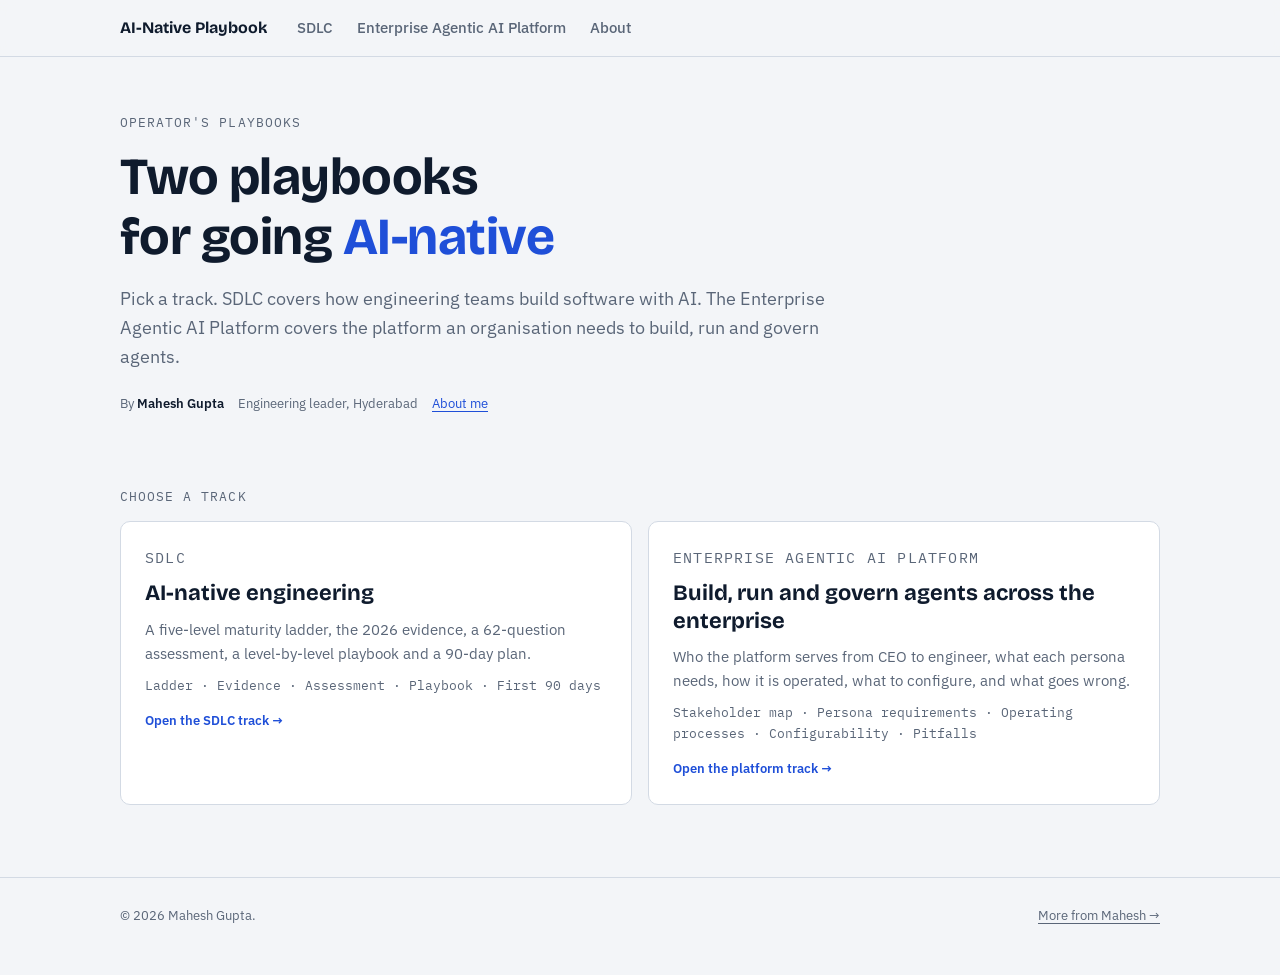
<file: index.html>
<!doctype html>
<html lang="en">
<head>
<meta charset="utf-8">
<meta name="viewport" content="width=device-width, initial-scale=1, viewport-fit=cover">
<title>AI-Native Playbook: AI-Native Engineering and the Enterprise Agentic AI Platform</title>
<meta name="description" content="Two practical playbooks: AI-native software delivery for engineering teams, and the enterprise agentic AI platform an organisation needs to build, run and govern agents.">
<meta name="author" content="Mahesh Gupta">
<link rel="canonical" href="https://pmaheshgupta.github.io/ai-native-engineering-playbook/">
<meta property="og:type" content="website">
<meta property="og:site_name" content="AI-Native Playbook">
<meta property="og:title" content="AI-Native Playbook: AI-Native Engineering and the Enterprise Agentic AI Platform">
<meta property="og:description" content="Two practical playbooks: AI-native software delivery for engineering teams, and the enterprise agentic AI platform an organisation needs to build, run and govern agents.">
<meta property="og:url" content="https://pmaheshgupta.github.io/ai-native-engineering-playbook/">
<meta name="twitter:card" content="summary">
<link rel="preconnect" href="https://fonts.googleapis.com">
<link rel="preconnect" href="https://fonts.gstatic.com" crossorigin>
<link rel="stylesheet" href="https://fonts.googleapis.com/css2?family=Bricolage+Grotesque:opsz,wght@12..96,600;12..96,700&family=IBM+Plex+Sans:wght@400;500;600&family=IBM+Plex+Mono:wght@400;500&display=swap">
<link rel="stylesheet" href="styles.css">

</head>
<body>
<nav class="topnav" aria-label="Site">
  <div class="wrap">
    <a class="brand" href="./">AI-Native Playbook</a>
    <ul class="tracks"><li><a class="l" href="sdlc.html">SDLC</a></li><li><a class="l" href="platform/">Enterprise Agentic AI Platform</a></li><li><a class="l" href="about.html">About</a></li></ul>
  </div>
</nav>
<main id="main">
<header class="hero hero-home" id="top">
  <div class="wrap">
    <div>
      <div class="eyebrow">Operator's playbooks</div>
      <h1>Two playbooks for going <em>AI-native</em></h1>
      <p class="lede">Pick a track. SDLC covers how engineering teams build software with AI. The Enterprise Agentic AI Platform covers the platform an organisation needs to build, run and govern agents.</p>
      <div class="byline"><span>By <strong>Mahesh Gupta</strong></span><span>Engineering leader, Hyderabad</span><a href="about.html">About me</a></div>
    </div>
  </div>
</header>
<section id="tracks" class="homemap">
  <div class="wrap">
    <div class="eyebrow" style="margin-bottom:14px">Choose a track</div>
    <div class="cards track-cards">
      <a class="card" href="sdlc.html"><span class="card-k">SDLC</span><b>AI-native engineering</b><span>A five-level maturity ladder, the 2026 evidence, a 62-question assessment, a level-by-level playbook and a 90-day plan.</span><span class="pages">Ladder · Evidence · Assessment · Playbook · First 90 days</span><span class="go">Open the SDLC track →</span></a>
      <a class="card" href="platform/"><span class="card-k">Enterprise Agentic AI Platform</span><b>Build, run and govern agents across the enterprise</b><span>Who the platform serves from CEO to engineer, what each persona needs, how it is operated, what to configure, and what goes wrong.</span><span class="pages">Stakeholder map · Persona requirements · Operating processes · Configurability · Pitfalls</span><span class="go">Open the platform track →</span></a>
    </div>
  </div>
</section>
</main>
<footer><div class="wrap site-foot"><p>© 2026 Mahesh Gupta.</p><a href="https://pmaheshgupta.github.io/">More from Mahesh →</a></div></footer>
<script src="site.js" defer></script>
</body>
</html>
</file>
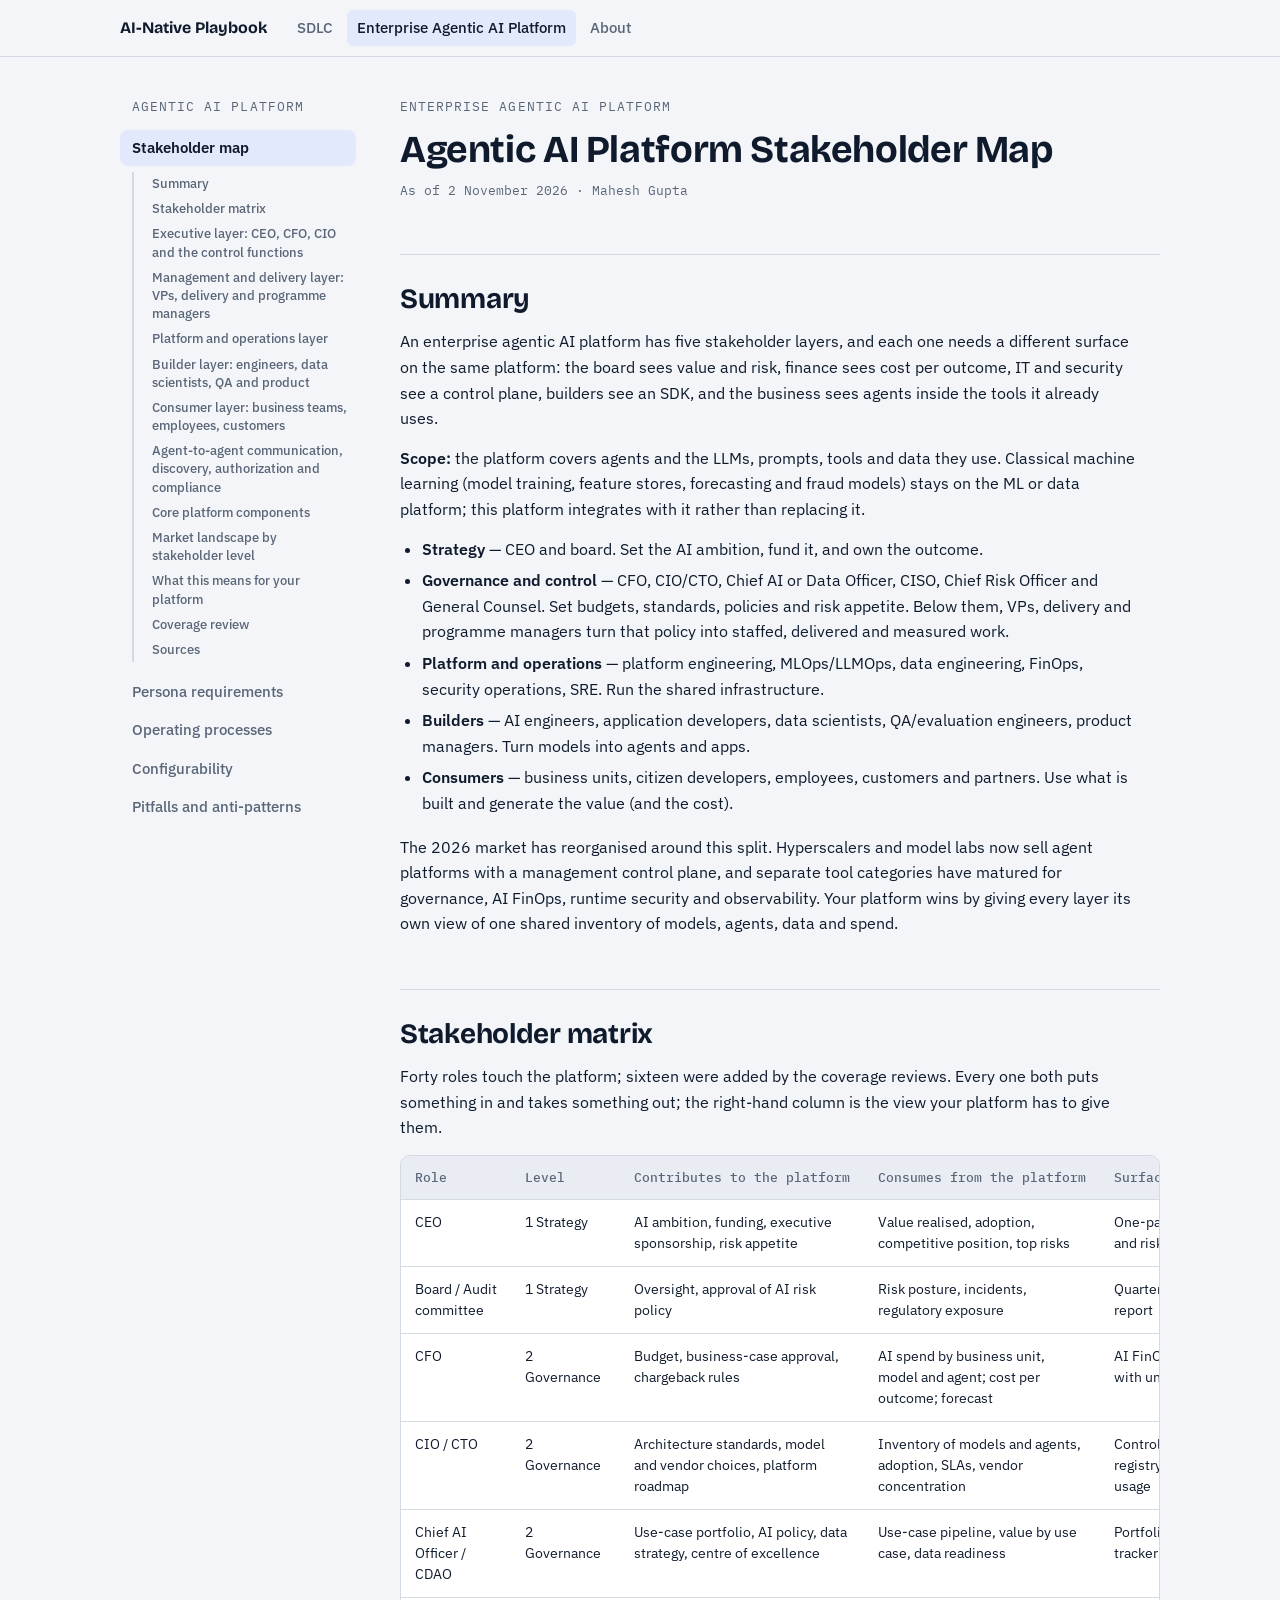
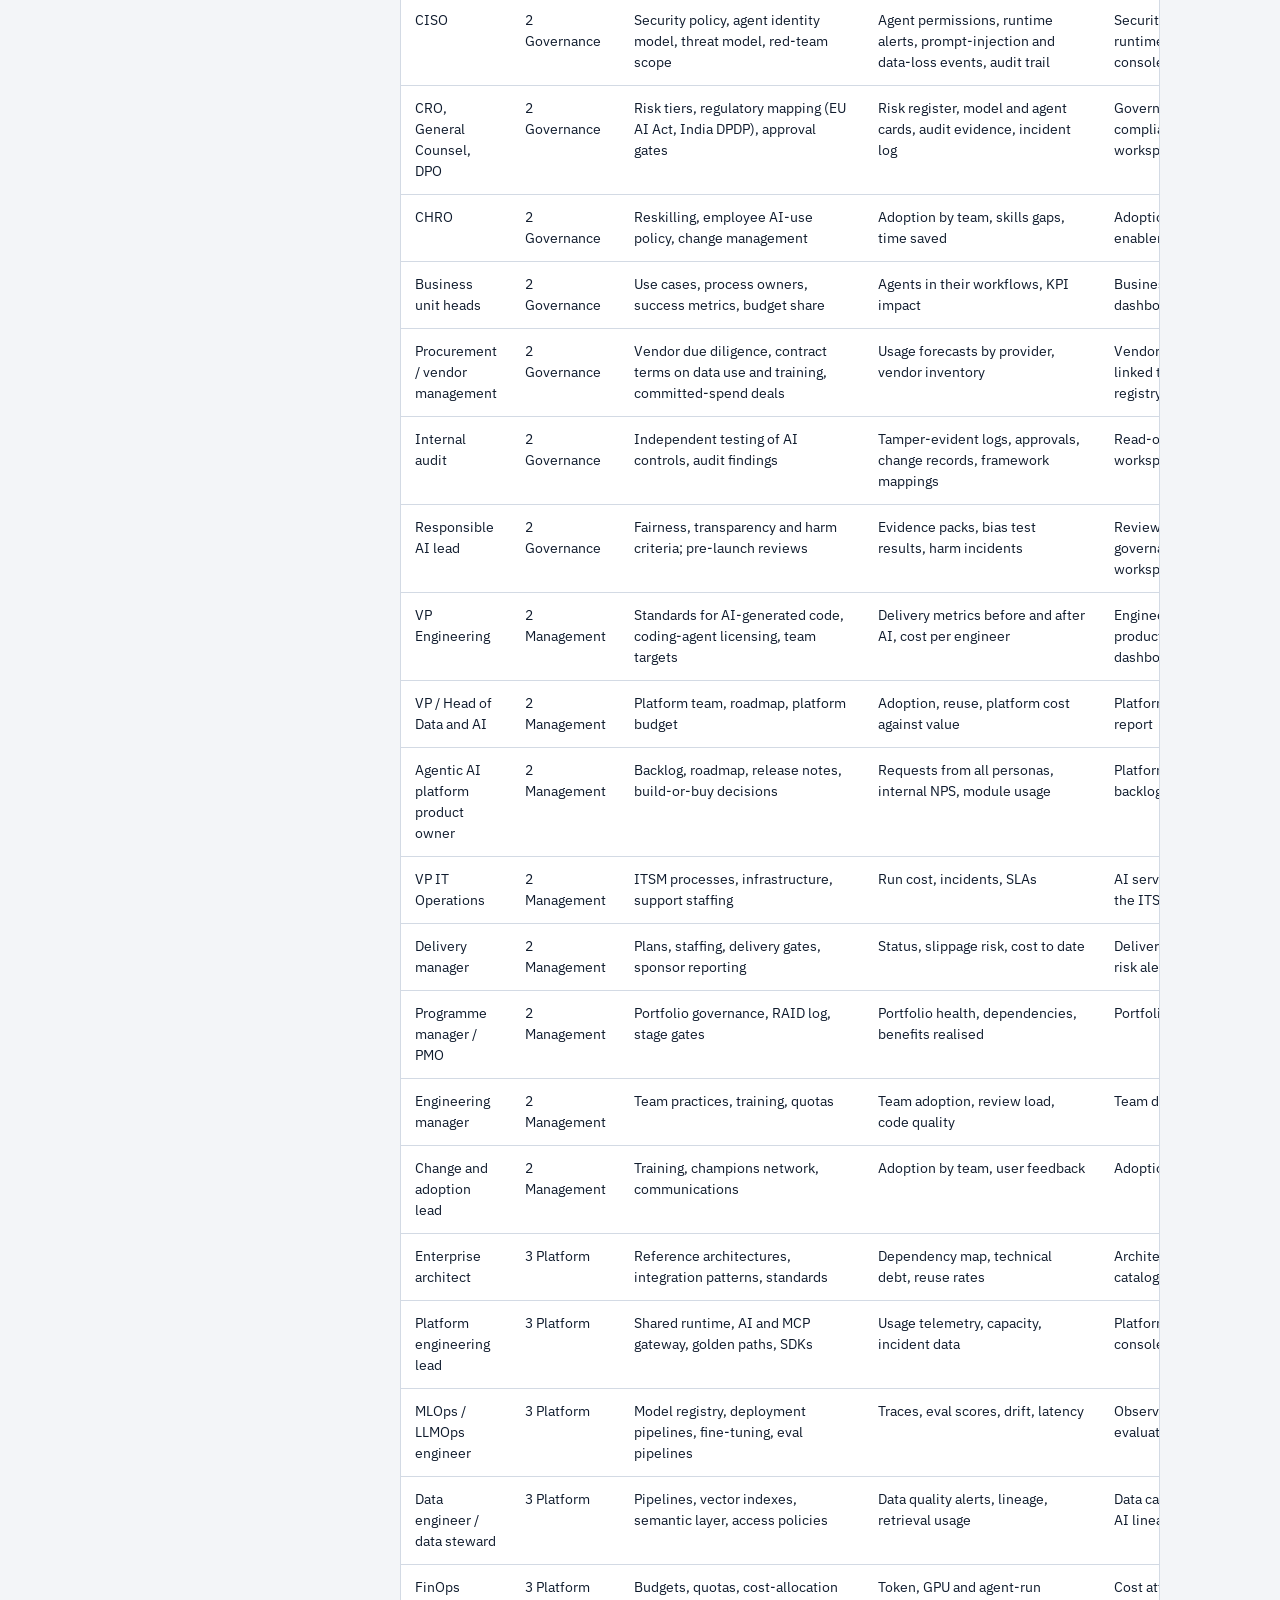
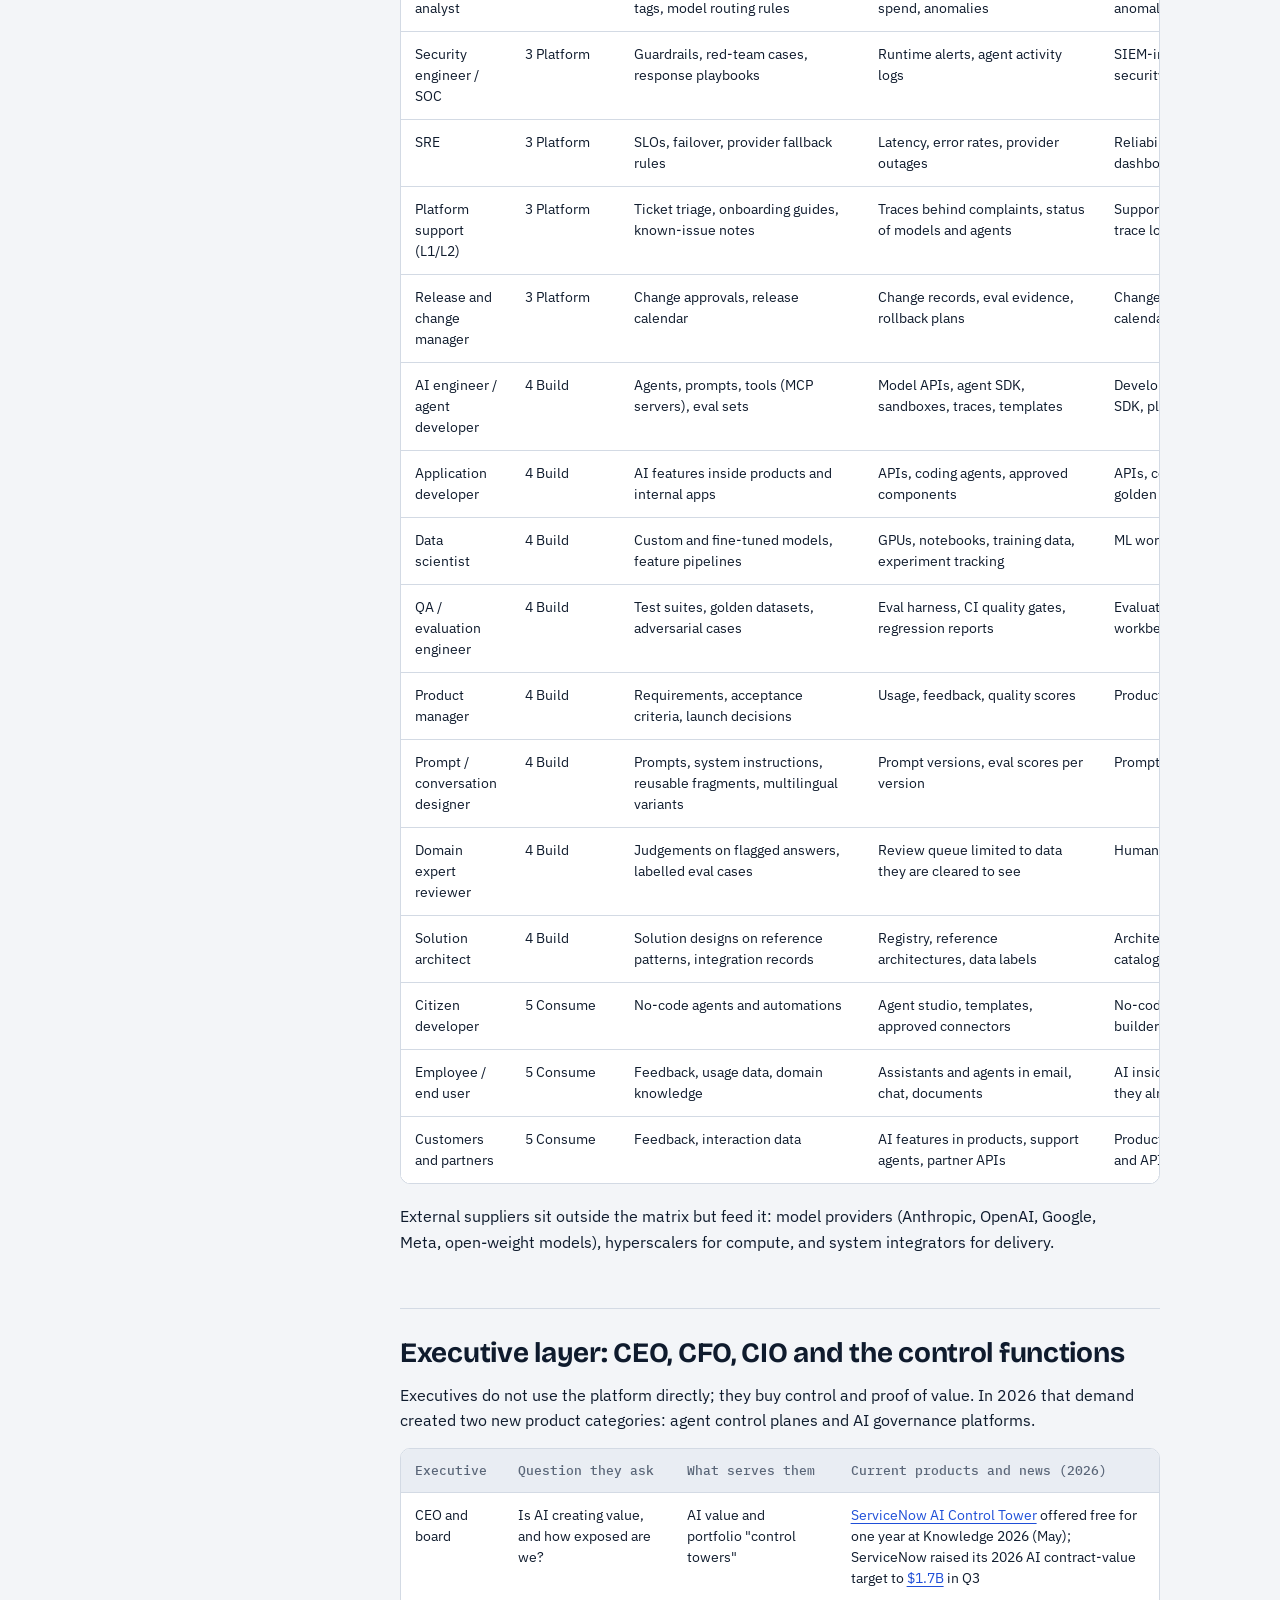
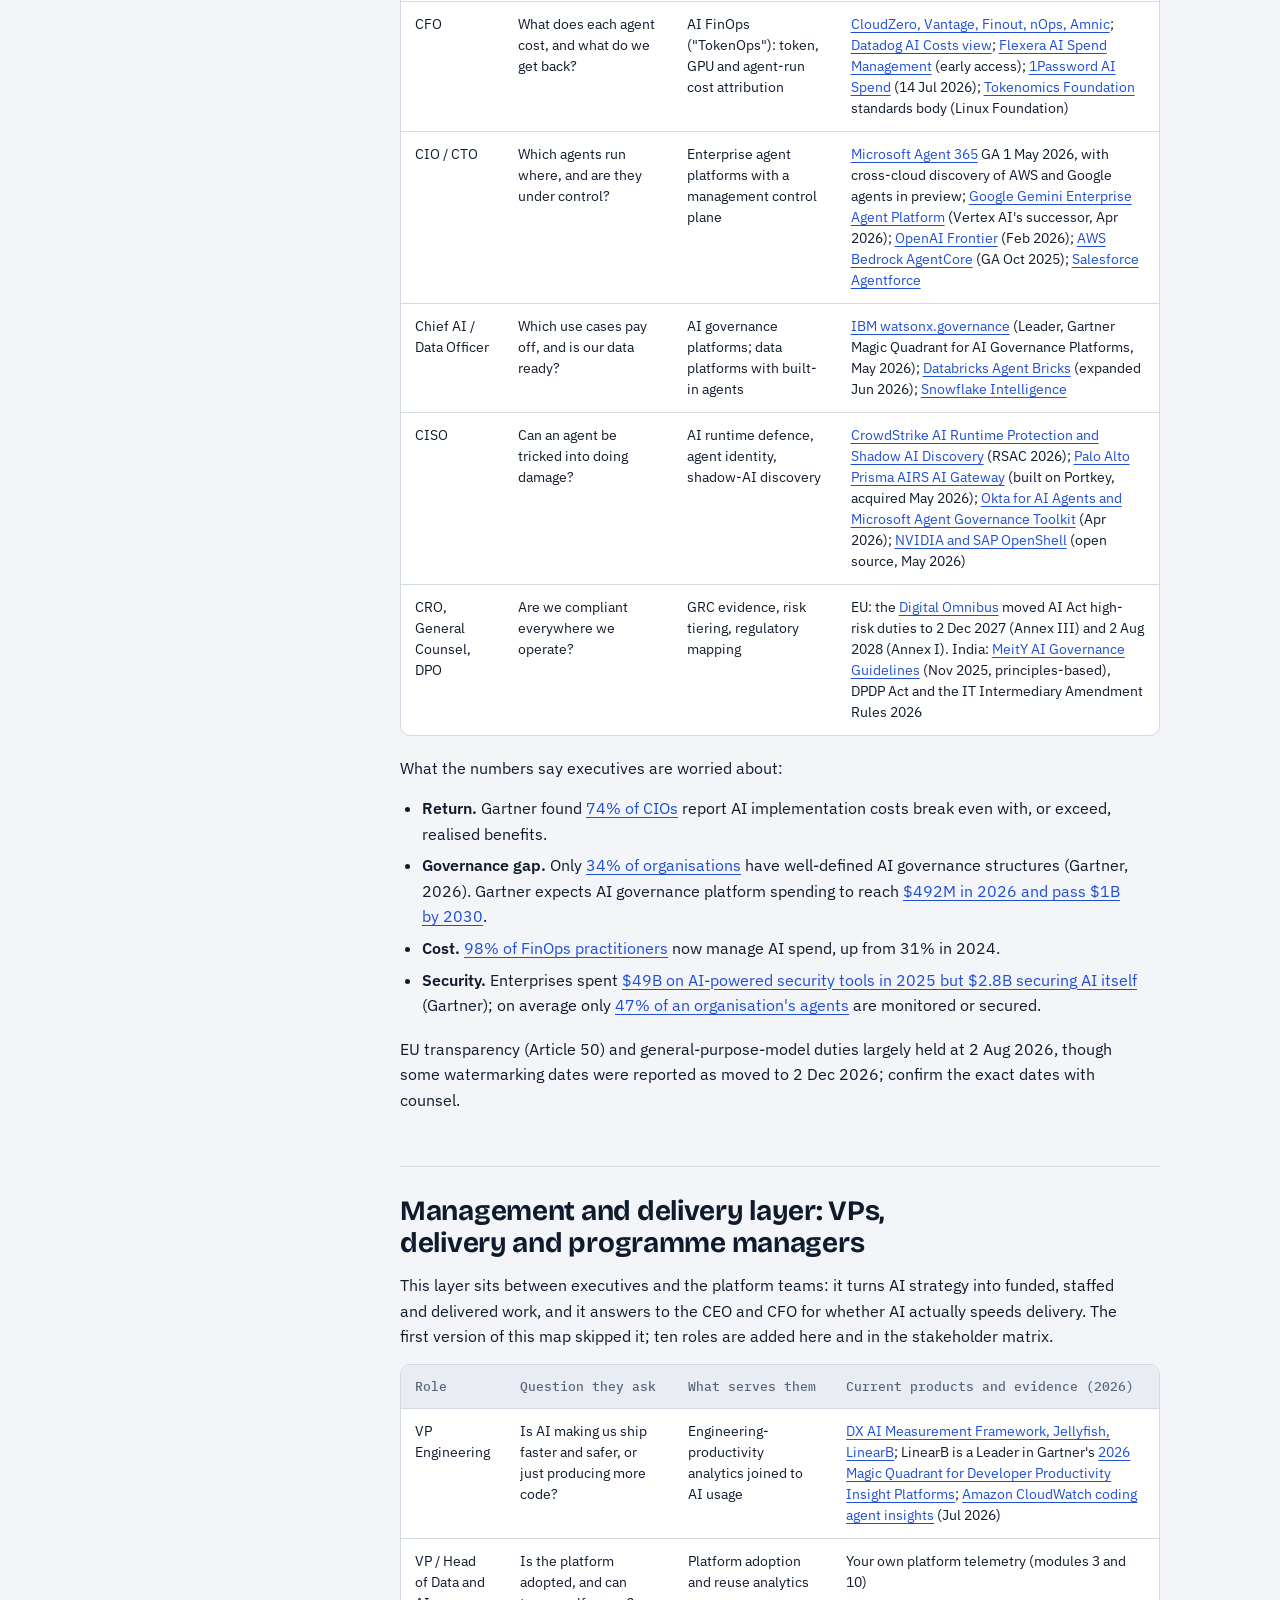
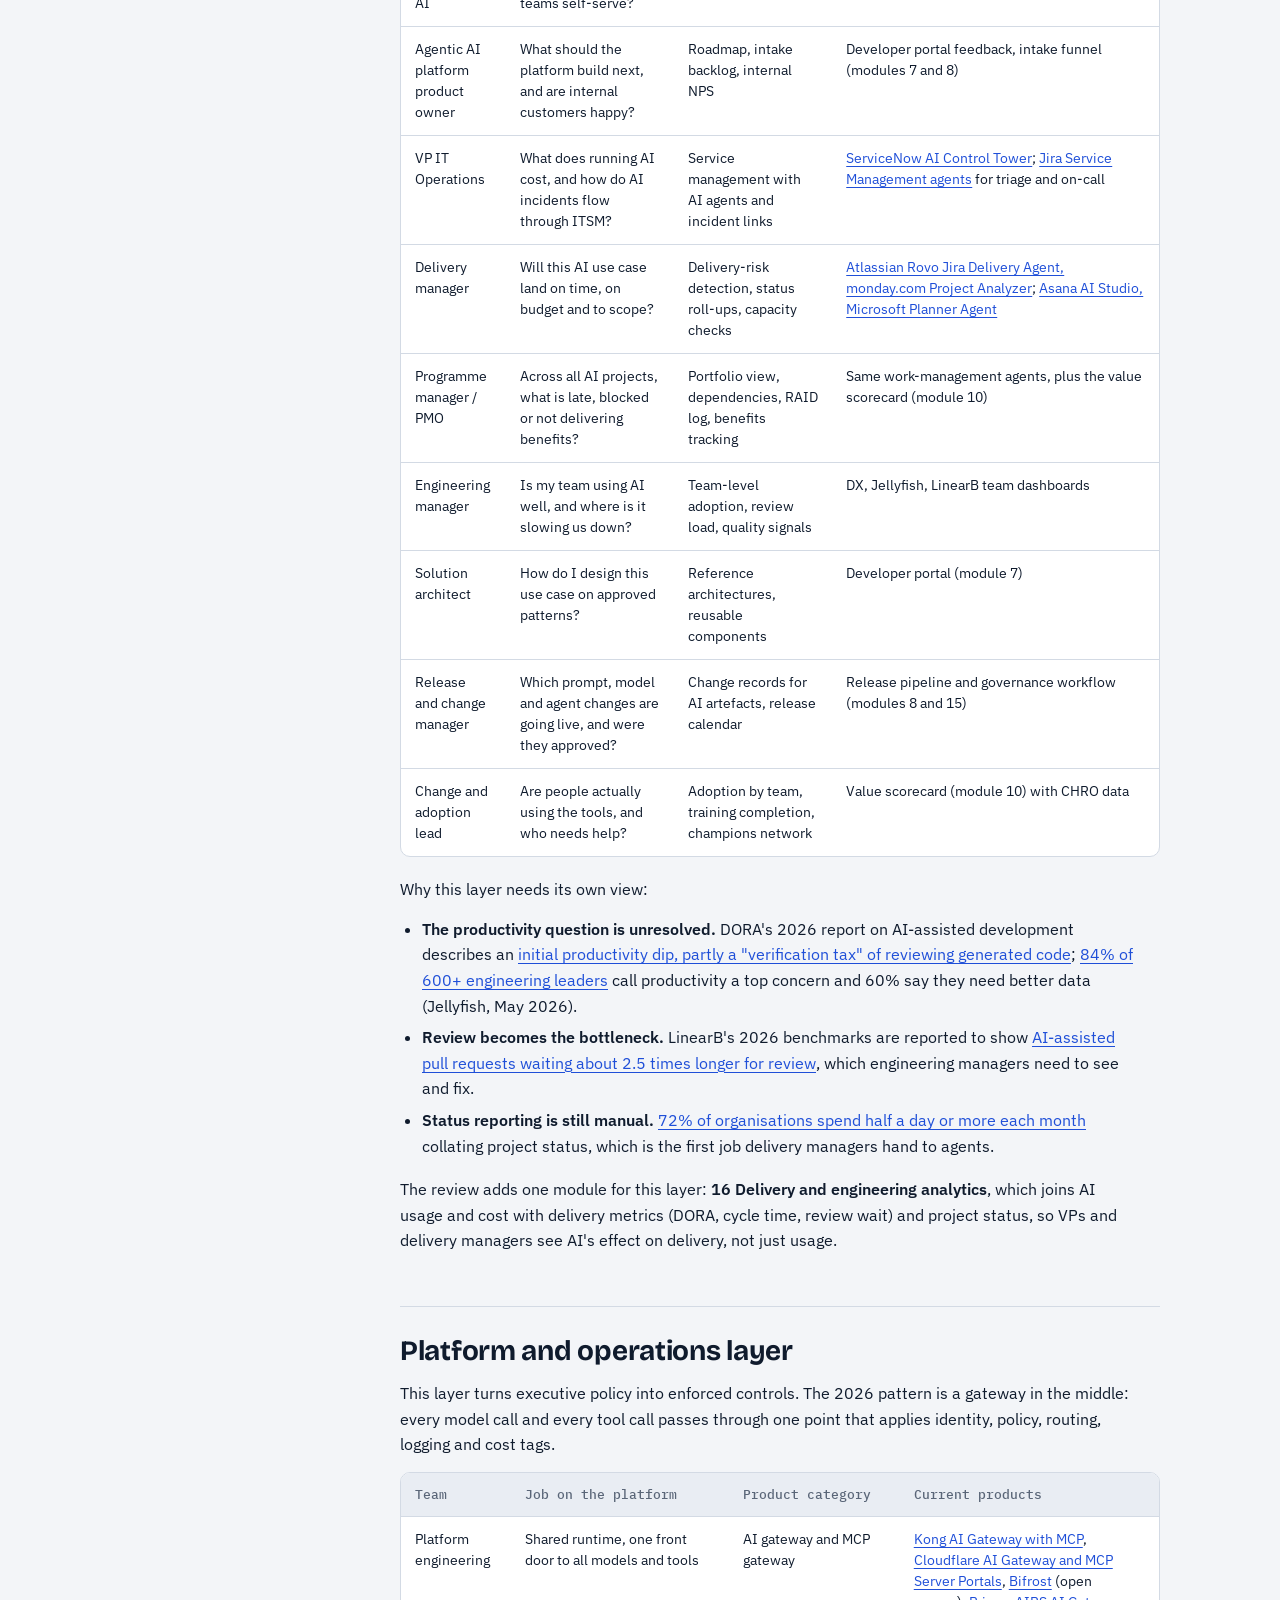
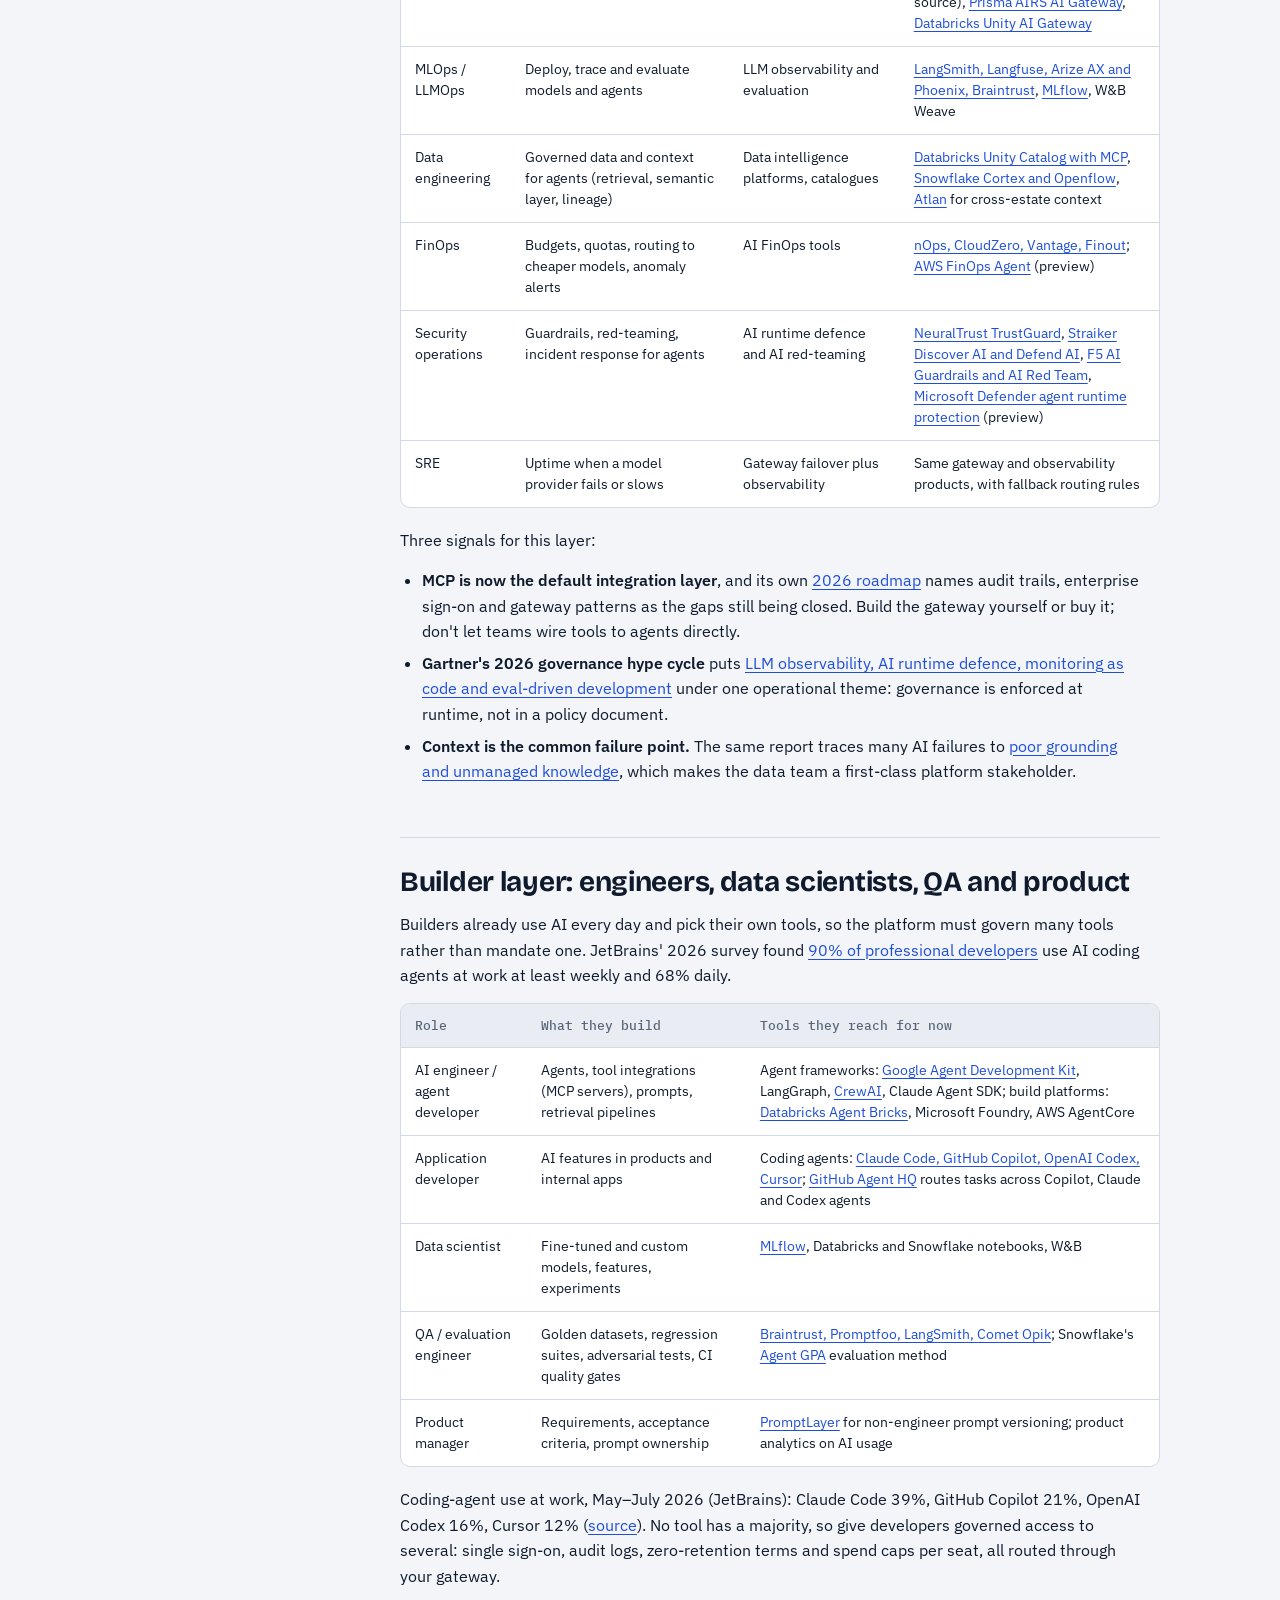
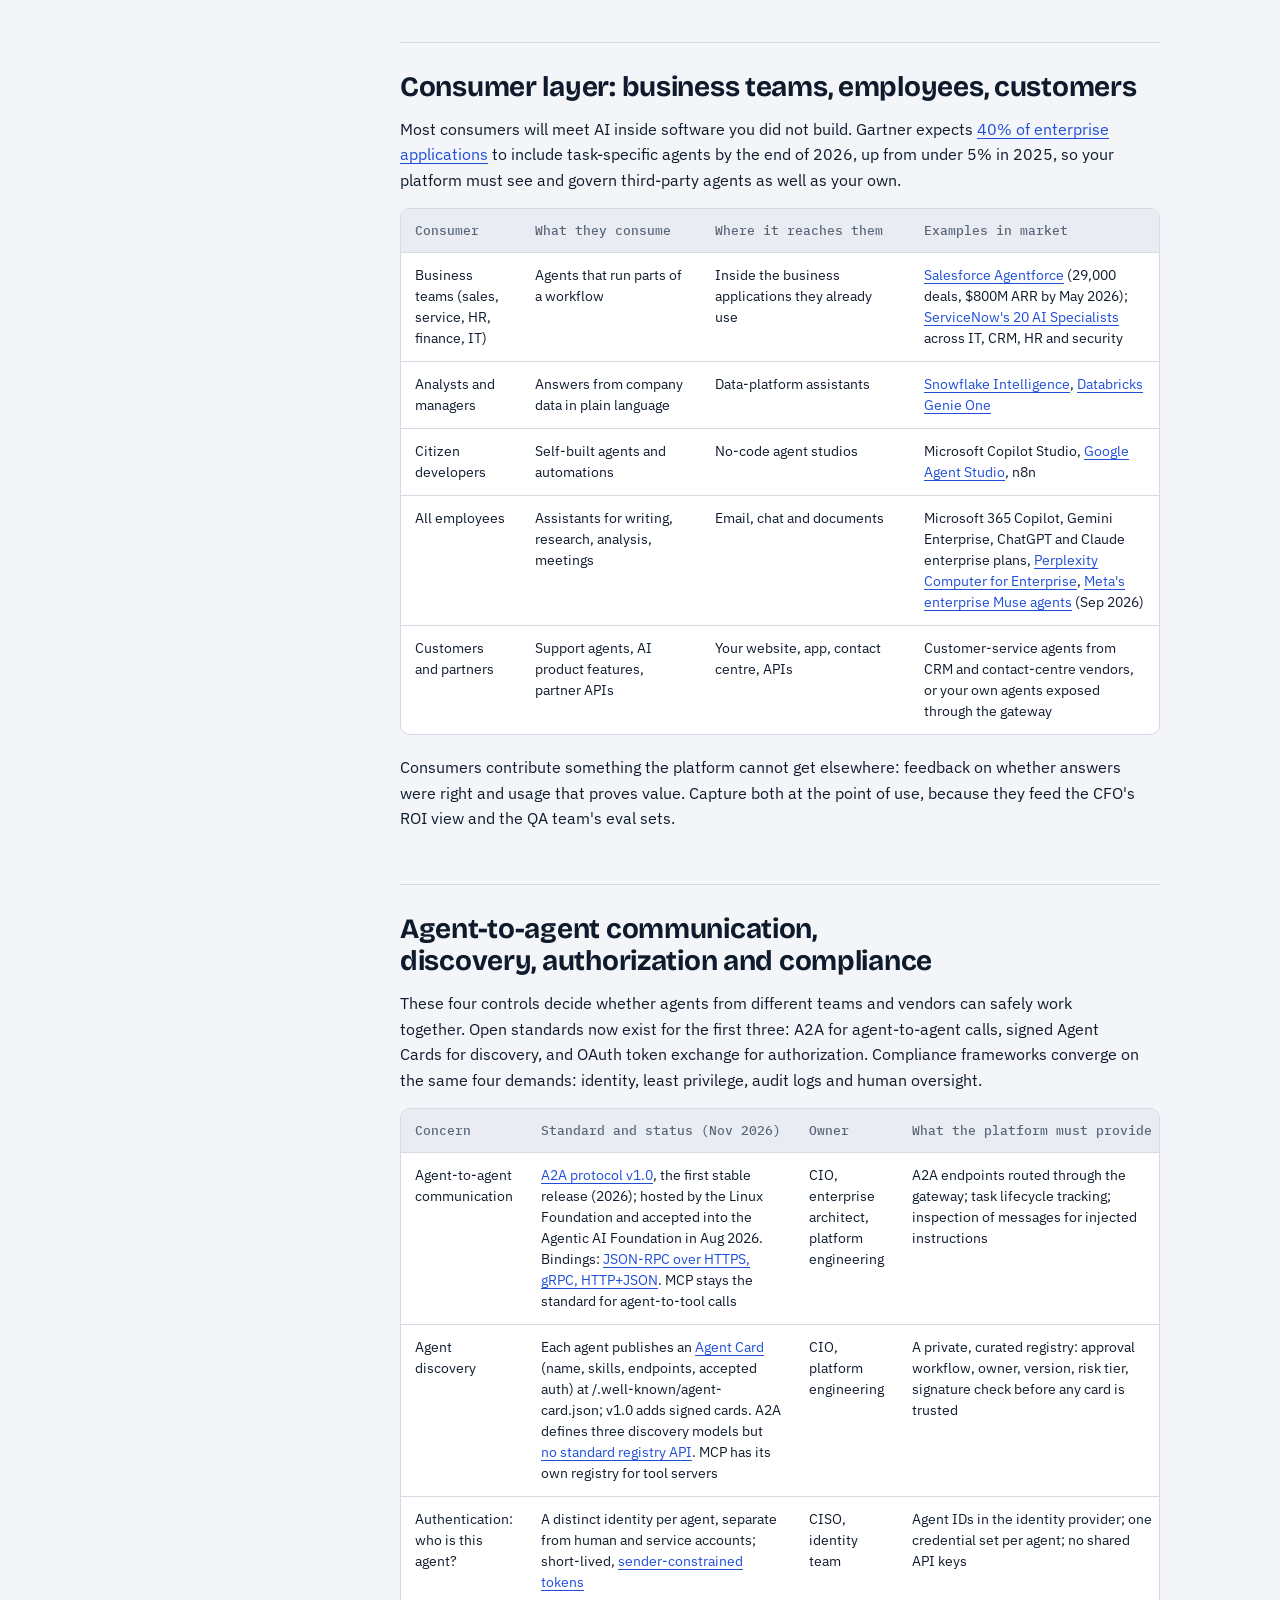
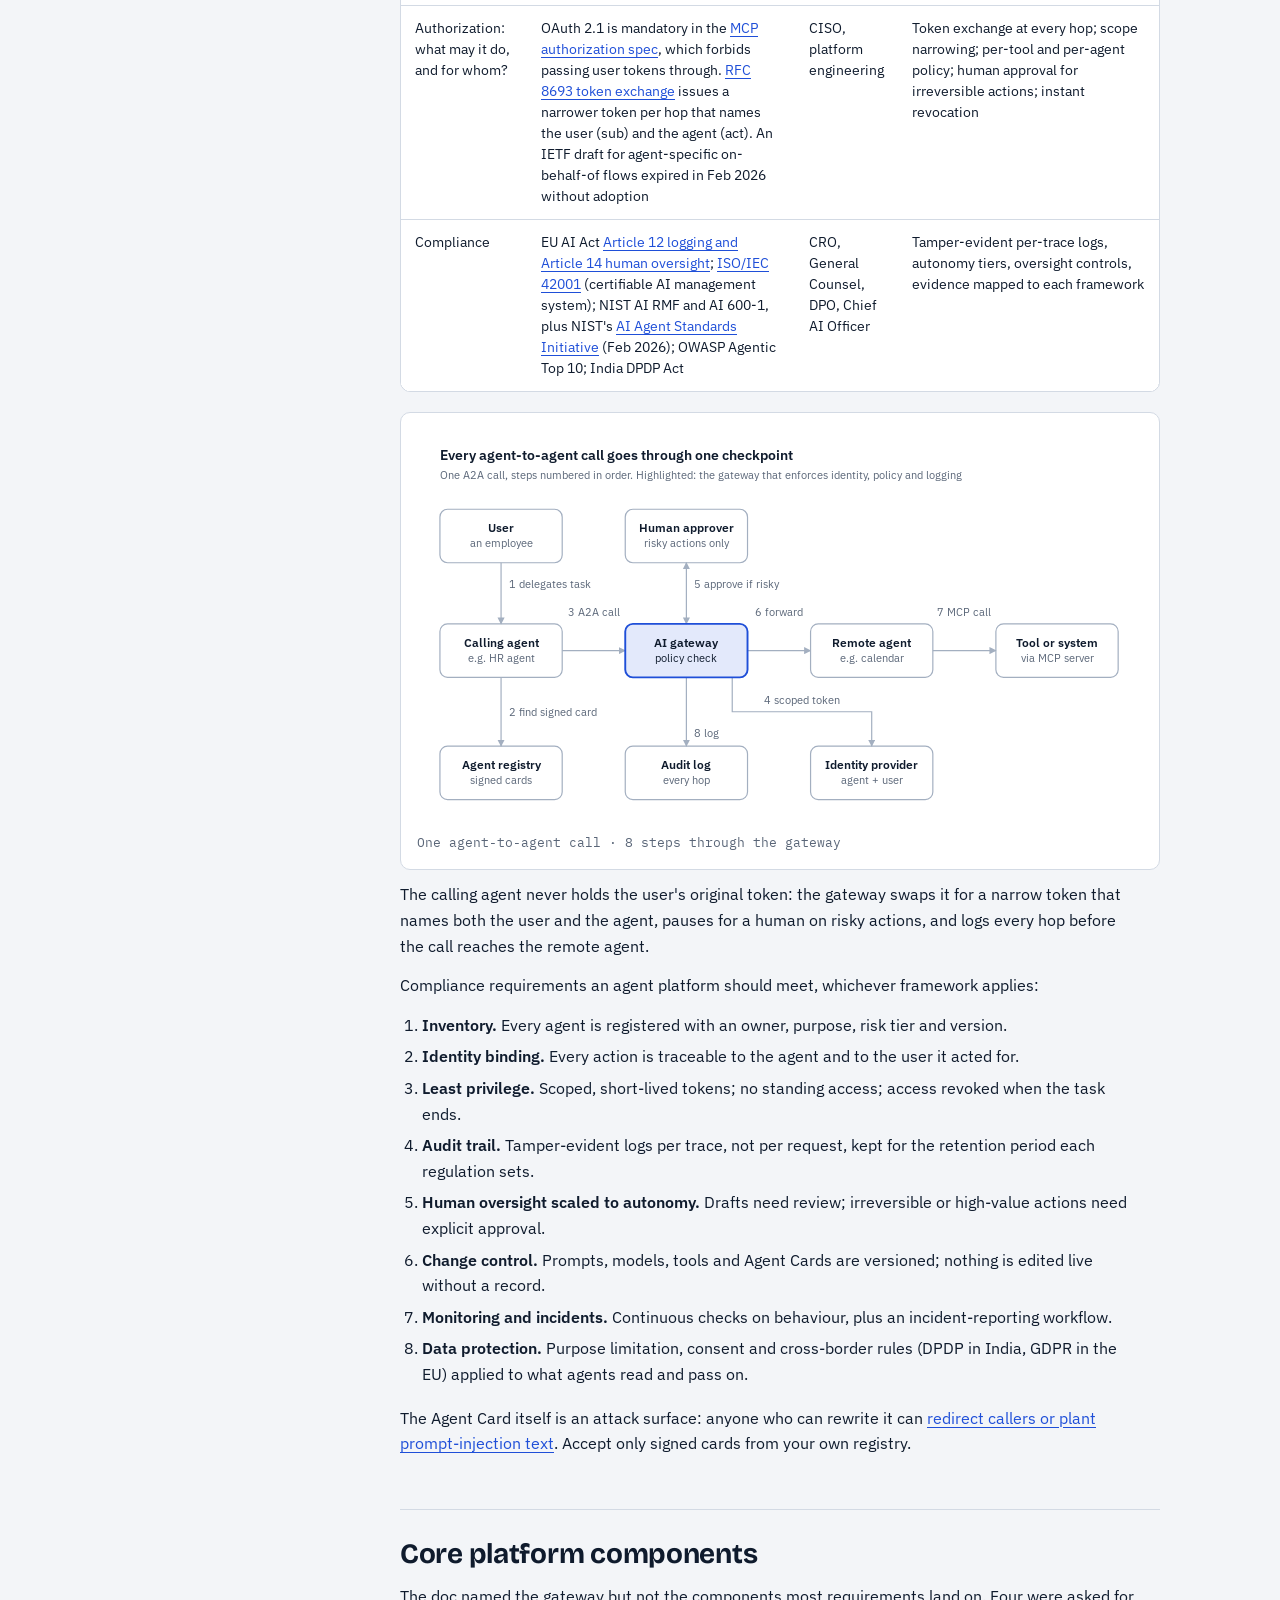
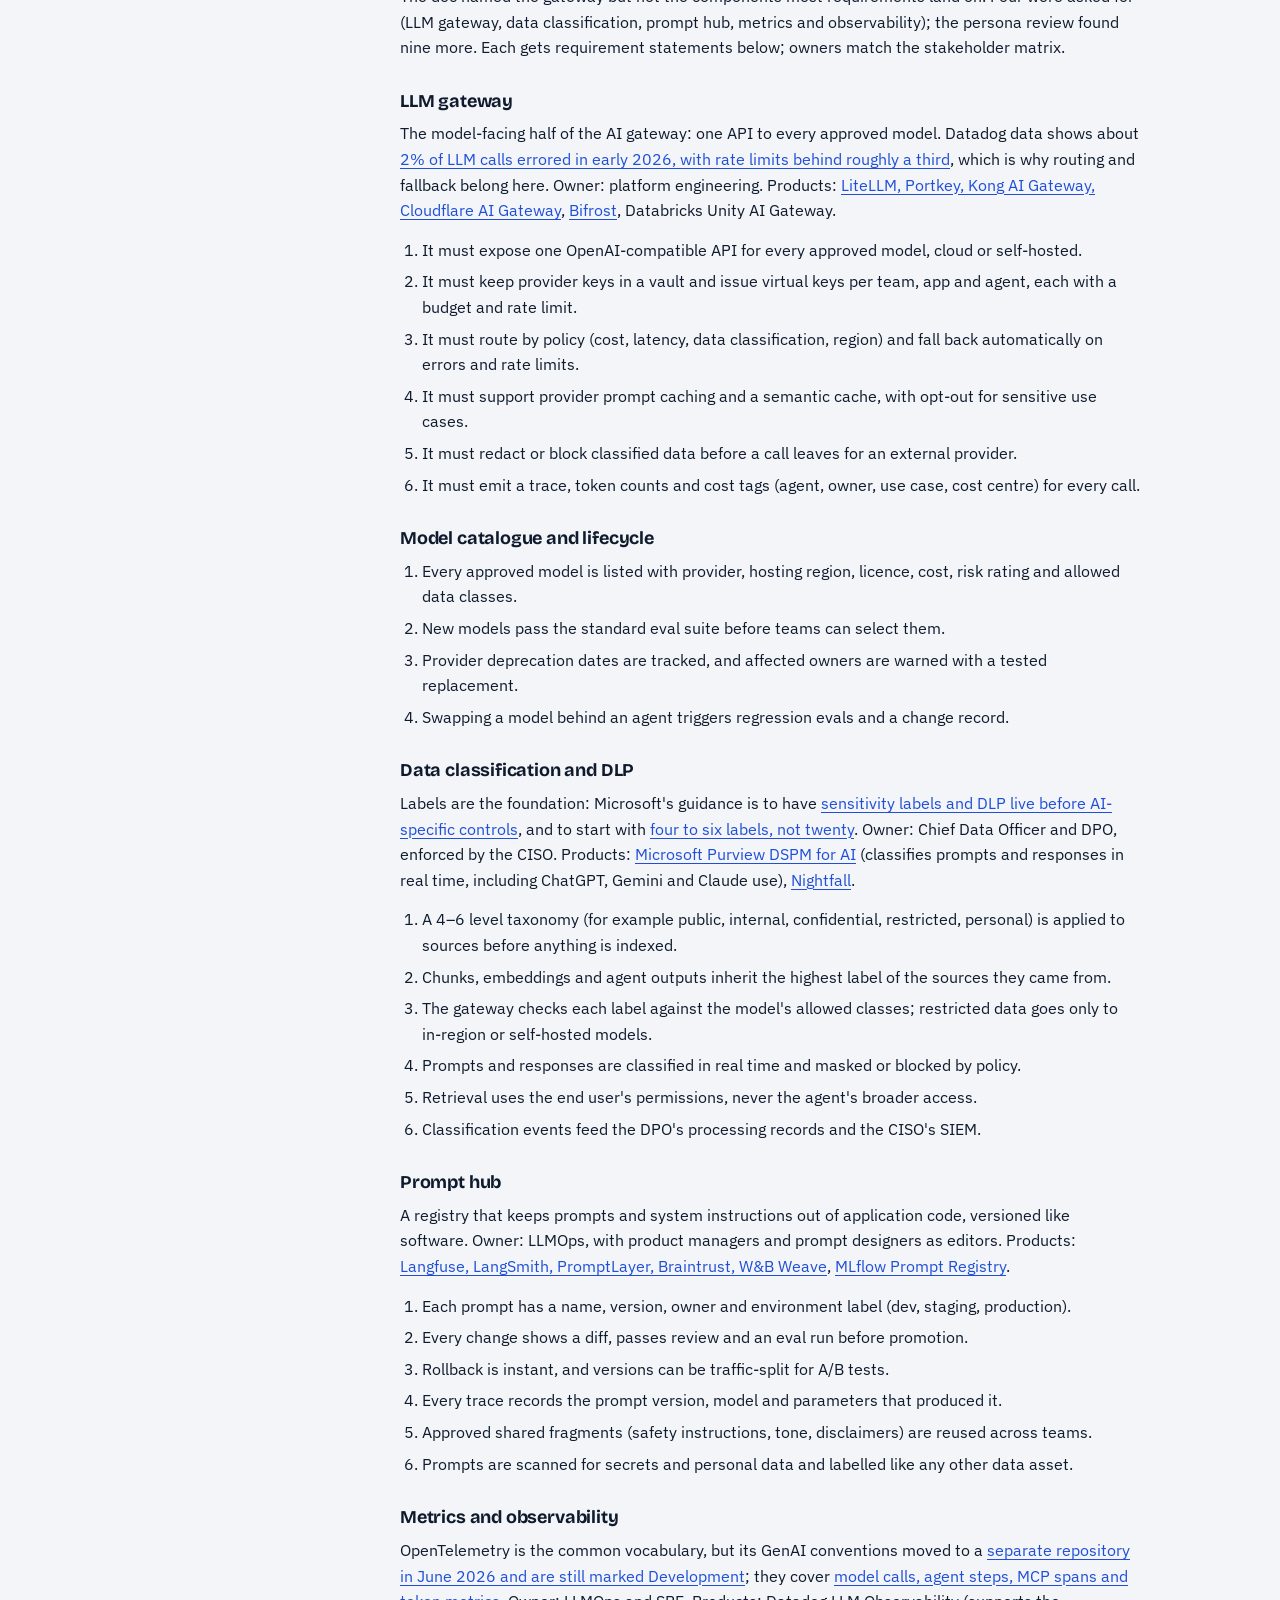
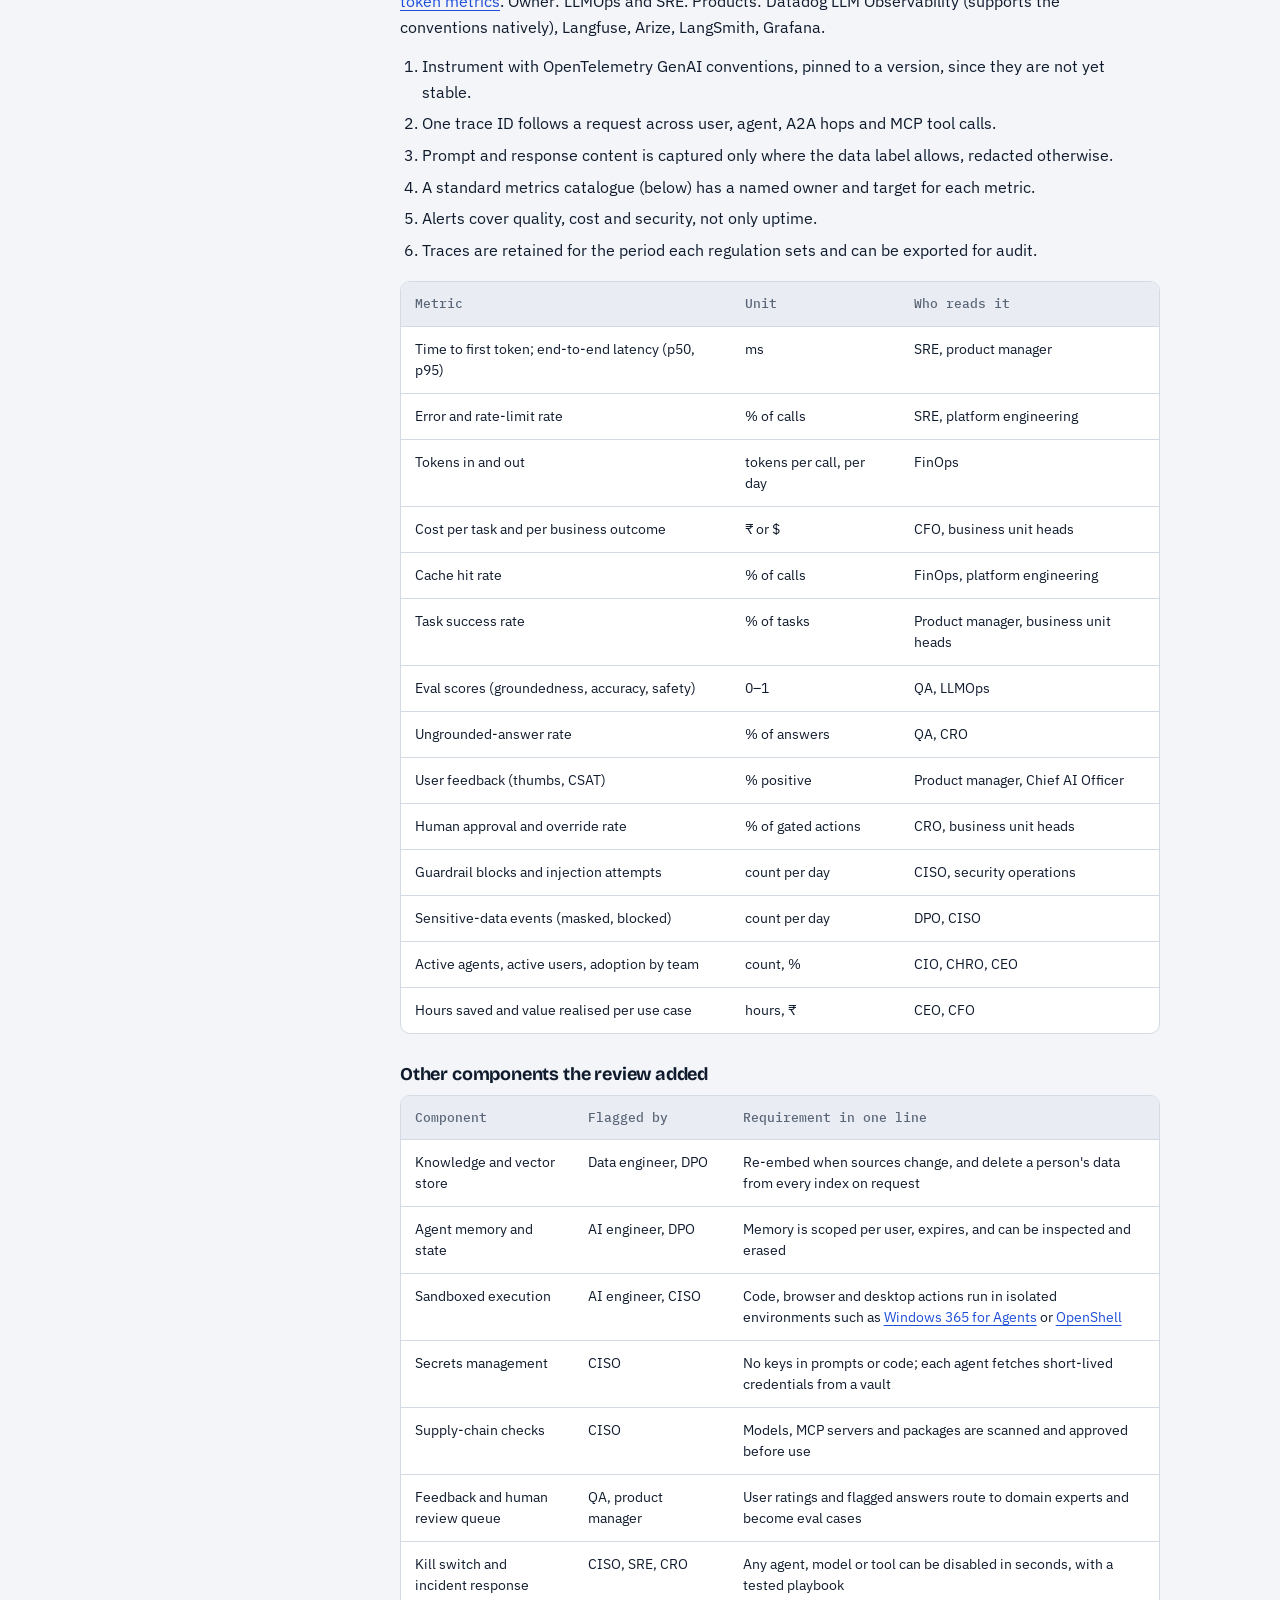
<file: platform/index.html>
<!doctype html>
<html lang="en">
<head>
<meta charset="utf-8">
<meta name="viewport" content="width=device-width, initial-scale=1, viewport-fit=cover">
<title>Enterprise Agentic AI Platform: Stakeholder Map</title>
<meta name="description" content="Who an enterprise agentic AI platform serves, from CEO to engineer: what each role contributes and consumes, current products by level, core components, agent-to-agent security and a build order.">
<meta name="author" content="Mahesh Gupta">
<link rel="canonical" href="https://pmaheshgupta.github.io/ai-native-engineering-playbook/platform/">
<meta property="og:type" content="website">
<meta property="og:site_name" content="AI-Native Playbook">
<meta property="og:title" content="Enterprise Agentic AI Platform: Stakeholder Map">
<meta property="og:description" content="Who an enterprise agentic AI platform serves, from CEO to engineer: what each role contributes and consumes, current products by level, core components, agent-to-agent security and a build order.">
<meta property="og:url" content="https://pmaheshgupta.github.io/ai-native-engineering-playbook/platform/">
<meta name="twitter:card" content="summary">
<link rel="preconnect" href="https://fonts.googleapis.com">
<link rel="preconnect" href="https://fonts.gstatic.com" crossorigin>
<link rel="stylesheet" href="https://fonts.googleapis.com/css2?family=Bricolage+Grotesque:opsz,wght@12..96,600;12..96,700&family=IBM+Plex+Sans:wght@400;500;600&family=IBM+Plex+Mono:wght@400;500&display=swap">
<link rel="stylesheet" href="../styles.css">

</head>
<body>
<nav class="topnav" aria-label="Site">
  <div class="wrap">
    <a class="brand" href="../">AI-Native Playbook</a>
    <ul class="tracks"><li><a class="l" href="../sdlc.html">SDLC</a></li><li><a class="l" href="../platform/" aria-current="true">Enterprise Agentic AI Platform</a></li><li><a class="l" href="../about.html">About</a></li></ul>
  </div>
</nav>
<main id="main">
<div class="wrap pf">
  <aside class="pf-side" aria-label="Enterprise Agentic AI Platform">
    <span class="eyebrow">Agentic AI Platform</span>
    <ul class="pf-tabs"><li><a href="index.html" aria-current="page">Stakeholder map</a><ul class="pf-toc" aria-label="On this page"><li><a href="#summary">Summary</a></li><li><a href="#stakeholder-matrix">Stakeholder matrix</a></li><li><a href="#executive-layer-ceo-cfo-cio-and-the-control-functions">Executive layer: CEO, CFO, CIO and the control functions</a></li><li><a href="#management-and-delivery-layer-vps-delivery-and-programme-managers">Management and delivery layer: VPs, delivery and programme managers</a></li><li><a href="#platform-and-operations-layer">Platform and operations layer</a></li><li><a href="#builder-layer-engineers-data-scientists-qa-and-product">Builder layer: engineers, data scientists, QA and product</a></li><li><a href="#consumer-layer-business-teams-employees-customers">Consumer layer: business teams, employees, customers</a></li><li><a href="#agent-to-agent-communication-discovery-authorization-and-compliance">Agent-to-agent communication, discovery, authorization and compliance</a></li><li><a href="#core-platform-components">Core platform components</a></li><li><a href="#market-landscape-by-stakeholder-level">Market landscape by stakeholder level</a></li><li><a href="#what-this-means-for-your-platform">What this means for your platform</a></li><li><a href="#coverage-review">Coverage review</a></li><li><a href="#sources">Sources</a></li></ul></li><li><a href="personas.html">Persona requirements</a></li><li><a href="processes.html">Operating processes</a></li><li><a href="configurability.html">Configurability</a></li><li><a href="pitfalls.html">Pitfalls and anti-patterns</a></li></ul>
  </aside>
  <article class="doc">
    <div class="eyebrow">Enterprise Agentic AI Platform</div>
    <h1>Agentic AI Platform Stakeholder Map</h1>
    <p class="asof">As of 2 November 2026 · Mahesh Gupta</p>


<h2 id="summary">Summary</h2>
<p>An enterprise agentic AI platform has five stakeholder layers, and each one needs a different surface on the same platform: the board sees value and risk, finance sees cost per outcome, IT and security see a control plane, builders see an SDK, and the business sees agents inside the tools it already uses.</p>
<p><strong>Scope:</strong> the platform covers agents and the LLMs, prompts, tools and data they use. Classical machine learning (model training, feature stores, forecasting and fraud models) stays on the ML or data platform; this platform integrates with it rather than replacing it.</p>
<ul><li><p><strong>Strategy</strong> — CEO and board. Set the AI ambition, fund it, and own the outcome.</p></li><li><p><strong>Governance and control</strong> — CFO, CIO/CTO, Chief AI or Data Officer, CISO, Chief Risk Officer and General Counsel. Set budgets, standards, policies and risk appetite. Below them, VPs, delivery and programme managers turn that policy into staffed, delivered and measured work.</p></li><li><p><strong>Platform and operations</strong> — platform engineering, MLOps/LLMOps, data engineering, FinOps, security operations, SRE. Run the shared infrastructure.</p></li><li><p><strong>Builders</strong> — AI engineers, application developers, data scientists, QA/evaluation engineers, product managers. Turn models into agents and apps.</p></li><li><p><strong>Consumers</strong> — business units, citizen developers, employees, customers and partners. Use what is built and generate the value (and the cost).</p></li></ul>
<p>The 2026 market has reorganised around this split. Hyperscalers and model labs now sell agent platforms with a management control plane, and separate tool categories have matured for governance, AI FinOps, runtime security and observability. Your platform wins by giving every layer its own view of one shared inventory of models, agents, data and spend.</p>
<h2 id="stakeholder-matrix">Stakeholder matrix</h2>
<p>Forty roles touch the platform; sixteen were added by the coverage reviews. Every one both puts something in and takes something out; the right-hand column is the view your platform has to give them.</p>
<div class="tscroll"><table><thead><tr><th>Role</th><th>Level</th><th>Contributes to the platform</th><th>Consumes from the platform</th><th>Surface they need</th></tr></thead><tbody><tr><td>CEO</td><td>1 Strategy</td><td>AI ambition, funding, executive sponsorship, risk appetite</td><td>Value realised, adoption, competitive position, top risks</td><td>One-page AI value and risk scorecard</td></tr><tr><td>Board / Audit committee</td><td>1 Strategy</td><td>Oversight, approval of AI risk policy</td><td>Risk posture, incidents, regulatory exposure</td><td>Quarterly board AI report</td></tr><tr><td>CFO</td><td>2 Governance</td><td>Budget, business-case approval, chargeback rules</td><td>AI spend by business unit, model and agent; cost per outcome; forecast</td><td>AI FinOps dashboard with unit economics</td></tr><tr><td>CIO / CTO</td><td>2 Governance</td><td>Architecture standards, model and vendor choices, platform roadmap</td><td>Inventory of models and agents, adoption, SLAs, vendor concentration</td><td>Control plane: registry, policies, usage</td></tr><tr><td>Chief AI Officer / CDAO</td><td>2 Governance</td><td>Use-case portfolio, AI policy, data strategy, centre of excellence</td><td>Use-case pipeline, value by use case, data readiness</td><td>Portfolio and value tracker</td></tr><tr><td>CISO</td><td>2 Governance</td><td>Security policy, agent identity model, threat model, red-team scope</td><td>Agent permissions, runtime alerts, prompt-injection and data-loss events, audit trail</td><td>Security posture and runtime defence console</td></tr><tr><td>CRO, General Counsel, DPO</td><td>2 Governance</td><td>Risk tiers, regulatory mapping (EU AI Act, India DPDP), approval gates</td><td>Risk register, model and agent cards, audit evidence, incident log</td><td>Governance and compliance workspace</td></tr><tr><td>CHRO</td><td>2 Governance</td><td>Reskilling, employee AI-use policy, change management</td><td>Adoption by team, skills gaps, time saved</td><td>Adoption and enablement analytics</td></tr><tr><td>Business unit heads</td><td>2 Governance</td><td>Use cases, process owners, success metrics, budget share</td><td>Agents in their workflows, KPI impact</td><td>Business-outcome dashboards</td></tr><tr><td>Procurement / vendor management</td><td>2 Governance</td><td>Vendor due diligence, contract terms on data use and training, committed-spend deals</td><td>Usage forecasts by provider, vendor inventory</td><td>Vendor register linked to the agent registry</td></tr><tr><td>Internal audit</td><td>2 Governance</td><td>Independent testing of AI controls, audit findings</td><td>Tamper-evident logs, approvals, change records, framework mappings</td><td>Read-only audit workspace</td></tr><tr><td>Responsible AI lead</td><td>2 Governance</td><td>Fairness, transparency and harm criteria; pre-launch reviews</td><td>Evidence packs, bias test results, harm incidents</td><td>Review queue in the governance workspace</td></tr><tr><td>VP Engineering</td><td>2 Management</td><td>Standards for AI-generated code, coding-agent licensing, team targets</td><td>Delivery metrics before and after AI, cost per engineer</td><td>Engineering productivity dashboard</td></tr><tr><td>VP / Head of Data and AI</td><td>2 Management</td><td>Platform team, roadmap, platform budget</td><td>Adoption, reuse, platform cost against value</td><td>Platform health report</td></tr><tr><td>Agentic AI platform product owner</td><td>2 Management</td><td>Backlog, roadmap, release notes, build-or-buy decisions</td><td>Requests from all personas, internal NPS, module usage</td><td>Platform product backlog</td></tr><tr><td>VP IT Operations</td><td>2 Management</td><td>ITSM processes, infrastructure, support staffing</td><td>Run cost, incidents, SLAs</td><td>AI services inside the ITSM tool</td></tr><tr><td>Delivery manager</td><td>2 Management</td><td>Plans, staffing, delivery gates, sponsor reporting</td><td>Status, slippage risk, cost to date</td><td>Delivery tracker with risk alerts</td></tr><tr><td>Programme manager / PMO</td><td>2 Management</td><td>Portfolio governance, RAID log, stage gates</td><td>Portfolio health, dependencies, benefits realised</td><td>Portfolio view</td></tr><tr><td>Engineering manager</td><td>2 Management</td><td>Team practices, training, quotas</td><td>Team adoption, review load, code quality</td><td>Team dashboard</td></tr><tr><td>Change and adoption lead</td><td>2 Management</td><td>Training, champions network, communications</td><td>Adoption by team, user feedback</td><td>Adoption analytics</td></tr><tr><td>Enterprise architect</td><td>3 Platform</td><td>Reference architectures, integration patterns, standards</td><td>Dependency map, technical debt, reuse rates</td><td>Architecture catalogue</td></tr><tr><td>Platform engineering lead</td><td>3 Platform</td><td>Shared runtime, AI and MCP gateway, golden paths, SDKs</td><td>Usage telemetry, capacity, incident data</td><td>Platform admin console</td></tr><tr><td>MLOps / LLMOps engineer</td><td>3 Platform</td><td>Model registry, deployment pipelines, fine-tuning, eval pipelines</td><td>Traces, eval scores, drift, latency</td><td>Observability and evaluation stack</td></tr><tr><td>Data engineer / data steward</td><td>3 Platform</td><td>Pipelines, vector indexes, semantic layer, access policies</td><td>Data quality alerts, lineage, retrieval usage</td><td>Data catalogue with AI lineage</td></tr><tr><td>FinOps analyst</td><td>3 Platform</td><td>Budgets, quotas, cost-allocation tags, model routing rules</td><td>Token, GPU and agent-run spend, anomalies</td><td>Cost attribution and anomaly alerts</td></tr><tr><td>Security engineer / SOC</td><td>3 Platform</td><td>Guardrails, red-team cases, response playbooks</td><td>Runtime alerts, agent activity logs</td><td>SIEM-integrated AI security feed</td></tr><tr><td>SRE</td><td>3 Platform</td><td>SLOs, failover, provider fallback rules</td><td>Latency, error rates, provider outages</td><td>Reliability dashboards</td></tr><tr><td>Platform support (L1/L2)</td><td>3 Platform</td><td>Ticket triage, onboarding guides, known-issue notes</td><td>Traces behind complaints, status of models and agents</td><td>Support console with trace lookup</td></tr><tr><td>Release and change manager</td><td>3 Platform</td><td>Change approvals, release calendar</td><td>Change records, eval evidence, rollback plans</td><td>Change and release calendar</td></tr><tr><td>AI engineer / agent developer</td><td>4 Build</td><td>Agents, prompts, tools (MCP servers), eval sets</td><td>Model APIs, agent SDK, sandboxes, traces, templates</td><td>Developer portal, SDK, playground</td></tr><tr><td>Application developer</td><td>4 Build</td><td>AI features inside products and internal apps</td><td>APIs, coding agents, approved components</td><td>APIs, coding agents, golden paths</td></tr><tr><td>Data scientist</td><td>4 Build</td><td>Custom and fine-tuned models, feature pipelines</td><td>GPUs, notebooks, training data, experiment tracking</td><td>ML workbench</td></tr><tr><td>QA / evaluation engineer</td><td>4 Build</td><td>Test suites, golden datasets, adversarial cases</td><td>Eval harness, CI quality gates, regression reports</td><td>Evaluation workbench</td></tr><tr><td>Product manager</td><td>4 Build</td><td>Requirements, acceptance criteria, launch decisions</td><td>Usage, feedback, quality scores</td><td>Product analytics</td></tr><tr><td>Prompt / conversation designer</td><td>4 Build</td><td>Prompts, system instructions, reusable fragments, multilingual variants</td><td>Prompt versions, eval scores per version</td><td>Prompt hub</td></tr><tr><td>Domain expert reviewer</td><td>4 Build</td><td>Judgements on flagged answers, labelled eval cases</td><td>Review queue limited to data they are cleared to see</td><td>Human review queue</td></tr><tr><td>Solution architect</td><td>4 Build</td><td>Solution designs on reference patterns, integration records</td><td>Registry, reference architectures, data labels</td><td>Architecture catalogue</td></tr><tr><td>Citizen developer</td><td>5 Consume</td><td>No-code agents and automations</td><td>Agent studio, templates, approved connectors</td><td>No-code agent builder</td></tr><tr><td>Employee / end user</td><td>5 Consume</td><td>Feedback, usage data, domain knowledge</td><td>Assistants and agents in email, chat, documents</td><td>AI inside the tools they already use</td></tr><tr><td>Customers and partners</td><td>5 Consume</td><td>Feedback, interaction data</td><td>AI features in products, support agents, partner APIs</td><td>Product experiences and APIs</td></tr></tbody></table></div>
<p>External suppliers sit outside the matrix but feed it: model providers (Anthropic, OpenAI, Google, Meta, open-weight models), hyperscalers for compute, and system integrators for delivery.</p>
<h2 id="executive-layer-ceo-cfo-cio-and-the-control-functions">Executive layer: CEO, CFO, CIO and the control functions</h2>
<p>Executives do not use the platform directly; they buy control and proof of value. In 2026 that demand created two new product categories: agent control planes and AI governance platforms.</p>
<div class="tscroll"><table><thead><tr><th>Executive</th><th>Question they ask</th><th>What serves them</th><th>Current products and news (2026)</th></tr></thead><tbody><tr><td>CEO and board</td><td>Is AI creating value, and how exposed are we?</td><td>AI value and portfolio "control towers"</td><td><a href="https://www.efficientlyconnected.com/?p=7136" rel="noopener" target="_blank">ServiceNow AI Control Tower</a> offered free for one year at Knowledge 2026 (May); ServiceNow raised its 2026 AI contract-value target to <a href="https://newsroom.servicenow.com/press-releases/details/2026/ServiceNow-Reports-Third-Quarter-2026-Financial-Results/default.aspx" rel="noopener" target="_blank">$1.7B</a> in Q3</td></tr><tr><td>CFO</td><td>What does each agent cost, and what do we get back?</td><td>AI FinOps ("TokenOps"): token, GPU and agent-run cost attribution</td><td><a href="https://amnic.com/blogs/finops-tools-for-ai-cost-management" rel="noopener" target="_blank">CloudZero, Vantage, Finout, nOps, Amnic</a>; <a href="https://www.opslyft.com/blog/best-ai-finops-tools" rel="noopener" target="_blank">Datadog AI Costs view</a>; <a href="https://www.flexera.com/blog/finops/finops-x-2026-recap" rel="noopener" target="_blank">Flexera AI Spend Management</a> (early access); <a href="https://www.innobu.com/en/articles/ai-token-costs-finops-2026.html" rel="noopener" target="_blank">1Password AI Spend</a> (14 Jul 2026); <a href="https://www.nops.io/blog/tokenops/" rel="noopener" target="_blank">Tokenomics Foundation</a> standards body (Linux Foundation)</td></tr><tr><td>CIO / CTO</td><td>Which agents run where, and are they under control?</td><td>Enterprise agent platforms with a management control plane</td><td><a href="https://futurumgroup.com/?p=89654" rel="noopener" target="_blank">Microsoft Agent 365</a> GA 1 May 2026, with cross-cloud discovery of AWS and Google agents in preview; <a href="https://agentic-ai.readthedocs.io/en/latest/AgentPlatforms/enterprise-platforms-2026/" rel="noopener" target="_blank">Google Gemini Enterprise Agent Platform</a> (Vertex AI's successor, Apr 2026); <a href="https://cryptobriefing.com/openai-managed-agents-devday-2026/" rel="noopener" target="_blank">OpenAI Frontier</a> (Feb 2026); <a href="https://wetheflywheel.com/en/guides/enterprise-ai-agent-platforms-2026/" rel="noopener" target="_blank">AWS Bedrock AgentCore</a> (GA Oct 2025); <a href="https://agentic-ai.readthedocs.io/en/latest/AgentPlatforms/enterprise-platforms-2026/" rel="noopener" target="_blank">Salesforce Agentforce</a></td></tr><tr><td>Chief AI / Data Officer</td><td>Which use cases pay off, and is our data ready?</td><td>AI governance platforms; data platforms with built-in agents</td><td><a href="https://www.ibm.com/forms/mkt-whitepaper-94641" rel="noopener" target="_blank">IBM watsonx.governance</a> (Leader, Gartner Magic Quadrant for AI Governance Platforms, May 2026); <a href="https://www.databricks.com/blog/agent-bricks-dais-2026" rel="noopener" target="_blank">Databricks Agent Bricks</a> (expanded Jun 2026); <a href="https://www.runtime.news/databricks-and-snowflake-know-your-agents-need-help/" rel="noopener" target="_blank">Snowflake Intelligence</a></td></tr><tr><td>CISO</td><td>Can an agent be tricked into doing damage?</td><td>AI runtime defence, agent identity, shadow-AI discovery</td><td><a href="https://www.upwind.io/?p=19264" rel="noopener" target="_blank">CrowdStrike AI Runtime Protection and Shadow AI Discovery</a> (RSAC 2026); <a href="https://www.mintmcp.com/blog/ai-gateways-enterprise-teams" rel="noopener" target="_blank">Palo Alto Prisma AIRS AI Gateway</a> (built on Portkey, acquired May 2026); <a href="https://beyondscale.tech/blog/ai-agent-runtime-security-ciso-guide" rel="noopener" target="_blank">Okta for AI Agents and Microsoft Agent Governance Toolkit</a> (Apr 2026); <a href="https://www.beri.net/tag/CISO" rel="noopener" target="_blank">NVIDIA and SAP OpenShell</a> (open source, May 2026)</td></tr><tr><td>CRO, General Counsel, DPO</td><td>Are we compliant everywhere we operate?</td><td>GRC evidence, risk tiering, regulatory mapping</td><td>EU: the <a href="https://www.processexcellencenetwork.com/ai/articles/eu-ai-act-2026-what-actually-changed-and-what-deployers-still-must-do" rel="noopener" target="_blank">Digital Omnibus</a> moved AI Act high-risk duties to 2 Dec 2027 (Annex III) and 2 Aug 2028 (Annex I). India: <a href="https://www.mondaq.com/article/1796374/ai-regulation-in-india-emerging-compliance-themes" rel="noopener" target="_blank">MeitY AI Governance Guidelines</a> (Nov 2025, principles-based), DPDP Act and the IT Intermediary Amendment Rules 2026</td></tr></tbody></table></div>
<p>What the numbers say executives are worried about:</p>
<ul><li><p><strong>Return.</strong> Gartner found <a href="https://www.truefoundry.com/pt/blog/9-takeaways-from-gartner-r-2026-hype-cycle-tm-for-ai-governance-technologies" rel="noopener" target="_blank">74% of CIOs</a> report AI implementation costs break even with, or exceed, realised benefits.</p></li><li><p><strong>Governance gap.</strong> Only <a href="https://softwarestrategiesblog.com/category/ai-governance/" rel="noopener" target="_blank">34% of organisations</a> have well-defined AI governance structures (Gartner, 2026). Gartner expects AI governance platform spending to reach <a href="https://datahubanalytics.com/?p=4715" rel="noopener" target="_blank">$492M in 2026 and pass $1B by 2030</a>.</p></li><li><p><strong>Cost.</strong> <a href="https://www.innobu.com/en/articles/ai-token-costs-finops-2026.html" rel="noopener" target="_blank">98% of FinOps practitioners</a> now manage AI spend, up from 31% in 2024.</p></li><li><p><strong>Security.</strong> Enterprises spent <a href="https://www.beri.net/article/2026-05-14-ai-security-17x-gap-fortinet-nvidia-fortiaigate" rel="noopener" target="_blank">$49B on AI-powered security tools in 2025 but $2.8B securing AI itself</a> (Gartner); on average only <a href="https://www.upwind.io/?p=19264" rel="noopener" target="_blank">47% of an organisation's agents</a> are monitored or secured.</p></li></ul>
<p>EU transparency (Article 50) and general-purpose-model duties largely held at 2 Aug 2026, though some watermarking dates were reported as moved to 2 Dec 2026; confirm the exact dates with counsel.</p>
<h2 id="management-and-delivery-layer-vps-delivery-and-programme-managers">Management and delivery layer: VPs, delivery and programme managers</h2>
<p>This layer sits between executives and the platform teams: it turns AI strategy into funded, staffed and delivered work, and it answers to the CEO and CFO for whether AI actually speeds delivery. The first version of this map skipped it; ten roles are added here and in the stakeholder matrix.</p>
<div class="tscroll"><table><thead><tr><th>Role</th><th>Question they ask</th><th>What serves them</th><th>Current products and evidence (2026)</th></tr></thead><tbody><tr><td>VP Engineering</td><td>Is AI making us ship faster and safer, or just producing more code?</td><td>Engineering-productivity analytics joined to AI usage</td><td><a href="https://hivel.ai/blog/linearb-alternatives" rel="noopener" target="_blank">DX AI Measurement Framework, Jellyfish, LinearB</a>; LinearB is a Leader in Gartner's <a href="https://linearb.io/state-of-software-delivery-2025/" rel="noopener" target="_blank">2026 Magic Quadrant for Developer Productivity Insight Platforms</a>; <a href="https://dev.to/mr_manushukla/ai-coding-agents-19-slower-or-55-faster-a-2026-measurement-playbook-2l85" rel="noopener" target="_blank">Amazon CloudWatch coding agent insights</a> (Jul 2026)</td></tr><tr><td>VP / Head of Data and AI</td><td>Is the platform adopted, and can teams self-serve?</td><td>Platform adoption and reuse analytics</td><td>Your own platform telemetry (modules 3 and 10)</td></tr><tr><td>Agentic AI platform product owner</td><td>What should the platform build next, and are internal customers happy?</td><td>Roadmap, intake backlog, internal NPS</td><td>Developer portal feedback, intake funnel (modules 7 and 8)</td></tr><tr><td>VP IT Operations</td><td>What does running AI cost, and how do AI incidents flow through ITSM?</td><td>Service management with AI agents and incident links</td><td><a href="https://www.efficientlyconnected.com/?p=7136" rel="noopener" target="_blank">ServiceNow AI Control Tower</a>; <a href="https://resources.rework.com/tools/ai-agents/best-ai-agents-for-project-management-2026" rel="noopener" target="_blank">Jira Service Management agents</a> for triage and on-call</td></tr><tr><td>Delivery manager</td><td>Will this AI use case land on time, on budget and to scope?</td><td>Delivery-risk detection, status roll-ups, capacity checks</td><td><a href="https://resources.rework.com/tools/ai-agents/best-ai-agents-for-project-management-2026" rel="noopener" target="_blank">Atlassian Rovo Jira Delivery Agent, monday.com Project Analyzer</a>; <a href="https://www.refontelearning.com/blog/ai-project-management-copilots" rel="noopener" target="_blank">Asana AI Studio, Microsoft Planner Agent</a></td></tr><tr><td>Programme manager / PMO</td><td>Across all AI projects, what is late, blocked or not delivering benefits?</td><td>Portfolio view, dependencies, RAID log, benefits tracking</td><td>Same work-management agents, plus the value scorecard (module 10)</td></tr><tr><td>Engineering manager</td><td>Is my team using AI well, and where is it slowing us down?</td><td>Team-level adoption, review load, quality signals</td><td>DX, Jellyfish, LinearB team dashboards</td></tr><tr><td>Solution architect</td><td>How do I design this use case on approved patterns?</td><td>Reference architectures, reusable components</td><td>Developer portal (module 7)</td></tr><tr><td>Release and change manager</td><td>Which prompt, model and agent changes are going live, and were they approved?</td><td>Change records for AI artefacts, release calendar</td><td>Release pipeline and governance workflow (modules 8 and 15)</td></tr><tr><td>Change and adoption lead</td><td>Are people actually using the tools, and who needs help?</td><td>Adoption by team, training completion, champions network</td><td>Value scorecard (module 10) with CHRO data</td></tr></tbody></table></div>
<p>Why this layer needs its own view:</p>
<ul><li><p><strong>The productivity question is unresolved.</strong> DORA's 2026 report on AI-assisted development describes an <a href="https://www.qodo.ai/?p=22610" rel="noopener" target="_blank">initial productivity dip, partly a "verification tax" of reviewing generated code</a>; <a href="https://www.qodo.ai/?p=22610" rel="noopener" target="_blank">84% of 600+ engineering leaders</a> call productivity a top concern and 60% say they need better data (Jellyfish, May 2026).</p></li><li><p><strong>Review becomes the bottleneck.</strong> LinearB's 2026 benchmarks are reported to show <a href="https://www.miromind.ai/use-cases/what-metrics-best-predict-developer-productivity-improvements" rel="noopener" target="_blank">AI-assisted pull requests waiting about 2.5 times longer for review</a>, which engineering managers need to see and fix.</p></li><li><p><strong>Status reporting is still manual.</strong> <a href="https://resources.rework.com/tools/ai-agents/best-ai-agents-for-project-management-2026" rel="noopener" target="_blank">72% of organisations spend half a day or more each month</a> collating project status, which is the first job delivery managers hand to agents.</p></li></ul>
<p>The review adds one module for this layer: <strong>16 Delivery and engineering analytics</strong>, which joins AI usage and cost with delivery metrics (DORA, cycle time, review wait) and project status, so VPs and delivery managers see AI's effect on delivery, not just usage.</p>
<h2 id="platform-and-operations-layer">Platform and operations layer</h2>
<p>This layer turns executive policy into enforced controls. The 2026 pattern is a gateway in the middle: every model call and every tool call passes through one point that applies identity, policy, routing, logging and cost tags.</p>
<div class="tscroll"><table><thead><tr><th>Team</th><th>Job on the platform</th><th>Product category</th><th>Current products</th></tr></thead><tbody><tr><td>Platform engineering</td><td>Shared runtime, one front door to all models and tools</td><td>AI gateway and MCP gateway</td><td><a href="https://getmaxim.ai/articles/top-5-enterprise-mcp-gateway-solutions-in-2026/" rel="noopener" target="_blank">Kong AI Gateway with MCP</a>, <a href="https://getmaxim.ai/articles/top-5-enterprise-mcp-gateway-solutions-in-2026/" rel="noopener" target="_blank">Cloudflare AI Gateway and MCP Server Portals</a>, <a href="https://www.getmaxim.ai/articles/enterprise-mcp-gateway-for-ai-agents-best-platform-in-2026/" rel="noopener" target="_blank">Bifrost</a> (open source), <a href="https://www.mintmcp.com/blog/ai-gateways-enterprise-teams" rel="noopener" target="_blank">Prisma AIRS AI Gateway</a>, <a href="https://enterprisedna.co/resources/news/databricks-data-ai-summit-2026-agent-bricks-platform" rel="noopener" target="_blank">Databricks Unity AI Gateway</a></td></tr><tr><td>MLOps / LLMOps</td><td>Deploy, trace and evaluate models and agents</td><td>LLM observability and evaluation</td><td><a href="https://www.promptlayer.com/blog/llm-observability-platforms-in-2026-the-landscape-compared/" rel="noopener" target="_blank">LangSmith, Langfuse, Arize AX and Phoenix, Braintrust</a>, <a href="https://mlflow.org/articles/tags/best-observability-tools-for-ll-ms" rel="noopener" target="_blank">MLflow</a>, W&amp;B Weave</td></tr><tr><td>Data engineering</td><td>Governed data and context for agents (retrieval, semantic layer, lineage)</td><td>Data intelligence platforms, catalogues</td><td><a href="https://www.databricks.com/blog/agent-bricks-dais-2026" rel="noopener" target="_blank">Databricks Unity Catalog with MCP</a>, <a href="https://b-eye.com/whitepapers/databricks-vs-snowflake-giude/" rel="noopener" target="_blank">Snowflake Cortex and Openflow</a>, <a href="https://atlan.com/know/ai-agent/databricks/agent-bricks/" rel="noopener" target="_blank">Atlan</a> for cross-estate context</td></tr><tr><td>FinOps</td><td>Budgets, quotas, routing to cheaper models, anomaly alerts</td><td>AI FinOps tools</td><td><a href="https://www.nops.io/blog/finops-tools-for-ai/" rel="noopener" target="_blank">nOps, CloudZero, Vantage, Finout</a>; <a href="https://newsletter.finopsweekly.com/p/what-happened-really-at-finopsx-2026" rel="noopener" target="_blank">AWS FinOps Agent</a> (preview)</td></tr><tr><td>Security operations</td><td>Guardrails, red-teaming, incident response for agents</td><td>AI runtime defence and AI red-teaming</td><td><a href="https://neuraltrust.ai/news/gartner-hype-cycle-for-secure-ai-2026" rel="noopener" target="_blank">NeuralTrust TrustGuard</a>, <a href="https://www.helpnetsecurity.com/2026/03/27/rsac-2026-top-product-launches/" rel="noopener" target="_blank">Straiker Discover AI and Defend AI</a>, <a href="https://levelup.gitconnected.com/mastering-the-three-pillars-of-ai-safety-in-2026-503d32e0ef3e" rel="noopener" target="_blank">F5 AI Guardrails and AI Red Team</a>, <a href="https://beyondscale.tech/blog/ai-agent-runtime-security-ciso-guide" rel="noopener" target="_blank">Microsoft Defender agent runtime protection</a> (preview)</td></tr><tr><td>SRE</td><td>Uptime when a model provider fails or slows</td><td>Gateway failover plus observability</td><td>Same gateway and observability products, with fallback routing rules</td></tr></tbody></table></div>
<p>Three signals for this layer:</p>
<ul><li><p><strong>MCP is now the default integration layer</strong>, and its own <a href="https://www.getmaxim.ai/articles/what-production-ai-systems-need-from-an-mcp-gateway-in-2026/" rel="noopener" target="_blank">2026 roadmap</a> names audit trails, enterprise sign-on and gateway patterns as the gaps still being closed. Build the gateway yourself or buy it; don't let teams wire tools to agents directly.</p></li><li><p><strong>Gartner's 2026 governance hype cycle</strong> puts <a href="https://www.truefoundry.com/fr/blog/9-takeaways-from-gartner-r-2026-hype-cycle-tm-for-ai-governance-technologies" rel="noopener" target="_blank">LLM observability, AI runtime defence, monitoring as code and eval-driven development</a> under one operational theme: governance is enforced at runtime, not in a policy document.</p></li><li><p><strong>Context is the common failure point.</strong> The same report traces many AI failures to <a href="https://www.truefoundry.com/de/blog/9-takeaways-from-gartner-r-2026-hype-cycle-tm-for-ai-governance-technologies" rel="noopener" target="_blank">poor grounding and unmanaged knowledge</a>, which makes the data team a first-class platform stakeholder.</p></li></ul>
<h2 id="builder-layer-engineers-data-scientists-qa-and-product">Builder layer: engineers, data scientists, QA and product</h2>
<p>Builders already use AI every day and pick their own tools, so the platform must govern many tools rather than mandate one. JetBrains' 2026 survey found <a href="https://blog.jetbrains.com/research/2026/08/ai-coding-agent-adoption-2026/" rel="noopener" target="_blank">90% of professional developers</a> use AI coding agents at work at least weekly and 68% daily.</p>
<div class="tscroll"><table><thead><tr><th>Role</th><th>What they build</th><th>Tools they reach for now</th></tr></thead><tbody><tr><td>AI engineer / agent developer</td><td>Agents, tool integrations (MCP servers), prompts, retrieval pipelines</td><td>Agent frameworks: <a href="https://agentic-ai.readthedocs.io/en/latest/AgentPlatforms/enterprise-platforms-2026/" rel="noopener" target="_blank">Google Agent Development Kit</a>, LangGraph, <a href="https://agentic-ai.readthedocs.io/en/latest/AgentPlatforms/enterprise-platforms-2026/" rel="noopener" target="_blank">CrewAI</a>, Claude Agent SDK; build platforms: <a href="https://atlan.com/know/ai-agent/databricks/agent-bricks/" rel="noopener" target="_blank">Databricks Agent Bricks</a>, Microsoft Foundry, AWS AgentCore</td></tr><tr><td>Application developer</td><td>AI features in products and internal apps</td><td>Coding agents: <a href="https://uvik.net/blog/claude-code-vs-cursor-vs-copilot-vs-codex/" rel="noopener" target="_blank">Claude Code, GitHub Copilot, OpenAI Codex, Cursor</a>; <a href="https://codewave.com/feeds/blog/ai-coding-agents" rel="noopener" target="_blank">GitHub Agent HQ</a> routes tasks across Copilot, Claude and Codex agents</td></tr><tr><td>Data scientist</td><td>Fine-tuned and custom models, features, experiments</td><td><a href="https://mlflow.org/articles/tags/2026-llm-performance-tracking/" rel="noopener" target="_blank">MLflow</a>, Databricks and Snowflake notebooks, W&amp;B</td></tr><tr><td>QA / evaluation engineer</td><td>Golden datasets, regression suites, adversarial tests, CI quality gates</td><td><a href="https://guptadeepak.com/tools/top-7-llm-evaluation-prompt-management-platforms-2026/" rel="noopener" target="_blank">Braintrust, Promptfoo, LangSmith, Comet Opik</a>; Snowflake's <a href="https://www.runtime.news/databricks-and-snowflake-know-your-agents-need-help/" rel="noopener" target="_blank">Agent GPA</a> evaluation method</td></tr><tr><td>Product manager</td><td>Requirements, acceptance criteria, prompt ownership</td><td><a href="https://www.promptlayer.com/blog/llm-observability-platforms-in-2026-the-landscape-compared/" rel="noopener" target="_blank">PromptLayer</a> for non-engineer prompt versioning; product analytics on AI usage</td></tr></tbody></table></div>
<p>Coding-agent use at work, May–July 2026 (JetBrains): Claude Code 39%, GitHub Copilot 21%, OpenAI Codex 16%, Cursor 12% (<a href="https://uvik.net/blog/claude-code-vs-cursor-vs-copilot-vs-codex/" rel="noopener" target="_blank">source</a>). No tool has a majority, so give developers governed access to several: single sign-on, audit logs, zero-retention terms and spend caps per seat, all routed through your gateway.</p>
<h2 id="consumer-layer-business-teams-employees-customers">Consumer layer: business teams, employees, customers</h2>
<p>Most consumers will meet AI inside software you did not build. Gartner expects <a href="https://symphony-solutions.com/insights/ai-agents-in-2026" rel="noopener" target="_blank">40% of enterprise applications</a> to include task-specific agents by the end of 2026, up from under 5% in 2025, so your platform must see and govern third-party agents as well as your own.</p>
<div class="tscroll"><table><thead><tr><th>Consumer</th><th>What they consume</th><th>Where it reaches them</th><th>Examples in market</th></tr></thead><tbody><tr><td>Business teams (sales, service, HR, finance, IT)</td><td>Agents that run parts of a workflow</td><td>Inside the business applications they already use</td><td><a href="https://agentic-ai.readthedocs.io/en/latest/AgentPlatforms/enterprise-platforms-2026/" rel="noopener" target="_blank">Salesforce Agentforce</a> (29,000 deals, $800M ARR by May 2026); <a href="https://www.efficientlyconnected.com/?p=7136" rel="noopener" target="_blank">ServiceNow's 20 AI Specialists</a> across IT, CRM, HR and security</td></tr><tr><td>Analysts and managers</td><td>Answers from company data in plain language</td><td>Data-platform assistants</td><td><a href="https://www.runtime.news/databricks-and-snowflake-know-your-agents-need-help/" rel="noopener" target="_blank">Snowflake Intelligence</a>, <a href="https://atlan.com/know/ai-agent/databricks/agent-bricks/" rel="noopener" target="_blank">Databricks Genie One</a></td></tr><tr><td>Citizen developers</td><td>Self-built agents and automations</td><td>No-code agent studios</td><td>Microsoft Copilot Studio, <a href="https://agentic-ai.readthedocs.io/en/latest/AgentPlatforms/enterprise-platforms-2026/" rel="noopener" target="_blank">Google Agent Studio</a>, n8n</td></tr><tr><td>All employees</td><td>Assistants for writing, research, analysis, meetings</td><td>Email, chat and documents</td><td>Microsoft 365 Copilot, Gemini Enterprise, ChatGPT and Claude enterprise plans, <a href="https://welcome.ai/content/perplexity-takes-its-computer-ai-agent-into-the-enterprise-taking-aim-at-microsoft-and-salesforce.md" rel="noopener" target="_blank">Perplexity Computer for Enterprise</a>, <a href="https://aiagentsdirectory.com/news/ai-agents-news-brief-september-28-2026" rel="noopener" target="_blank">Meta's enterprise Muse agents</a> (Sep 2026)</td></tr><tr><td>Customers and partners</td><td>Support agents, AI product features, partner APIs</td><td>Your website, app, contact centre, APIs</td><td>Customer-service agents from CRM and contact-centre vendors, or your own agents exposed through the gateway</td></tr></tbody></table></div>
<p>Consumers contribute something the platform cannot get elsewhere: feedback on whether answers were right and usage that proves value. Capture both at the point of use, because they feed the CFO's ROI view and the QA team's eval sets.</p>
<h2 id="agent-to-agent-communication-discovery-authorization-and-compliance">Agent-to-agent communication, discovery, authorization and compliance</h2>
<p>These four controls decide whether agents from different teams and vendors can safely work together. Open standards now exist for the first three: A2A for agent-to-agent calls, signed Agent Cards for discovery, and OAuth token exchange for authorization. Compliance frameworks converge on the same four demands: identity, least privilege, audit logs and human oversight.</p>
<div class="tscroll"><table><thead><tr><th>Concern</th><th>Standard and status (Nov 2026)</th><th>Owner</th><th>What the platform must provide</th><th>Current products</th></tr></thead><tbody><tr><td>Agent-to-agent communication</td><td><a href="https://www.olostep.com/blog/a2a-protocol-agent2agent" rel="noopener" target="_blank">A2A protocol v1.0</a>, the first stable release (2026); hosted by the Linux Foundation and accepted into the Agentic AI Foundation in Aug 2026. Bindings: <a href="https://tyk.io/learning-center/a2a-protocol-architecture-and-technical-specification/" rel="noopener" target="_blank">JSON-RPC over HTTPS, gRPC, HTTP+JSON</a>. MCP stays the standard for agent-to-tool calls</td><td>CIO, enterprise architect, platform engineering</td><td>A2A endpoints routed through the gateway; task lifecycle tracking; inspection of messages for injected instructions</td><td>A2A support in <a href="https://inblog.ai/de/glossary/a2a-protocol" rel="noopener" target="_blank">Copilot Studio, Azure AI Foundry, Bedrock AgentCore</a>; <a href="https://www.mintmcp.com/blog/ai-gateways-enterprise-teams" rel="noopener" target="_blank">Prisma AIRS AI Gateway</a> governs LLM, MCP and A2A traffic</td></tr><tr><td>Agent discovery</td><td>Each agent publishes an <a href="https://tyk.io/blog/a2a-protocol/" rel="noopener" target="_blank">Agent Card</a> (name, skills, endpoints, accepted auth) at /.well-known/agent-card.json; v1.0 adds signed cards. A2A defines three discovery models but <a href="https://www.getmaxim.ai/articles/ai-agent-registry.md" rel="noopener" target="_blank">no standard registry API</a>. MCP has its own registry for tool servers</td><td>CIO, platform engineering</td><td>A private, curated registry: approval workflow, owner, version, risk tier, signature check before any card is trusted</td><td><a href="https://docs.cloud.google.com/agent-registry/overview?authuser=9" rel="noopener" target="_blank">Google Agent Registry</a> (Gemini Enterprise); <a href="https://feed.infoq.com/registry/" rel="noopener" target="_blank">AWS Agent Registry</a> (AgentCore, preview Apr 2026); Microsoft Agent 365</td></tr><tr><td>Authentication: who is this agent?</td><td>A distinct identity per agent, separate from human and service accounts; short-lived, <a href="https://guptadeepak.com/ciam-compass/guides/authentication-for-ai-agents/" rel="noopener" target="_blank">sender-constrained tokens</a></td><td>CISO, identity team</td><td>Agent IDs in the identity provider; one credential set per agent; no shared API keys</td><td><a href="https://arxiv.org/html/2508.03095v1" rel="noopener" target="_blank">Microsoft Entra Agent ID</a>, Okta for AI Agents, AWS AgentCore Identity</td></tr><tr><td>Authorization: what may it do, and for whom?</td><td>OAuth 2.1 is mandatory in the <a href="https://tianpan.co/blog/2026/04/18/agent-identity-delegated-authorization-oauth-agentic-actions" rel="noopener" target="_blank">MCP authorization spec</a>, which forbids passing user tokens through. <a href="https://www.identra.ai/glossary/oauth-on-behalf-of/" rel="noopener" target="_blank">RFC 8693 token exchange</a> issues a narrower token per hop that names the user (sub) and the agent (act). An IETF draft for agent-specific on-behalf-of flows expired in Feb 2026 without adoption</td><td>CISO, platform engineering</td><td>Token exchange at every hop; scope narrowing; per-tool and per-agent policy; human approval for irreversible actions; instant revocation</td><td><a href="https://www.oleria.com/blog/on-behalf-of-identity-at-machine-speed" rel="noopener" target="_blank">AWS AgentCore Identity</a> on-behalf-of exchange (GA Apr 2026); Auth0, Keycloak, WorkOS, Curity</td></tr><tr><td>Compliance</td><td>EU AI Act <a href="https://futureagi.com/blog/ai-agent-compliance-governance-2026/" rel="noopener" target="_blank">Article 12 logging and Article 14 human oversight</a>; <a href="https://strac.io/blog/ai-agent-governance-frameworks" rel="noopener" target="_blank">ISO/IEC 42001</a> (certifiable AI management system); NIST AI RMF and AI 600-1, plus NIST's <a href="https://labs.cloudsecurityalliance.org/research/csa-research-note-nist-ai-agent-standards-initiative-complia/" rel="noopener" target="_blank">AI Agent Standards Initiative</a> (Feb 2026); OWASP Agentic Top 10; India DPDP Act</td><td>CRO, General Counsel, DPO, Chief AI Officer</td><td>Tamper-evident per-trace logs, autonomy tiers, oversight controls, evidence mapped to each framework</td><td>IBM watsonx.governance, ServiceNow AI Control Tower, Microsoft Agent 365</td></tr></tbody></table></div>
<figure class="dg"><svg class="diagram" focusable="false" viewBox="0 0 760 412" role="img" aria-label="Every agent-to-agent call goes through one checkpoint" font-size="13"><defs><marker id="a2a-arrow" viewBox="0 0 10 10" refX="9" refY="5" markerWidth="6" markerHeight="6" orient="auto-start-reverse"><path d="M0 0L10 5L0 10z" fill="var(--diagram-line)"></path></marker></defs><text x="24" y="32" font-size="15" font-weight="600" fill="var(--ink)">Every agent-to-agent call goes through one checkpoint</text><text x="24" y="52" font-size="11.5" fill="var(--muted)">One A2A call, steps numbered in order. Highlighted: the gateway that enforces identity, policy and logging</text><g fill="none" stroke="var(--diagram-line)" stroke-width="1.25"><path d="M88 140V204" marker-end="url(#a2a-arrow)"></path><path d="M282 204V140" marker-start="url(#a2a-arrow)" marker-end="url(#a2a-arrow)"></path><path d="M152 232H218" marker-end="url(#a2a-arrow)"></path><path d="M346 232H412" marker-end="url(#a2a-arrow)"></path><path d="M540 232H606" marker-end="url(#a2a-arrow)"></path><path d="M88 260V332" marker-end="url(#a2a-arrow)"></path><path d="M282 260V332" marker-end="url(#a2a-arrow)"></path><path d="M330 260V296H476V332" marker-end="url(#a2a-arrow)"></path></g><g><rect x="24" y="84" width="128" height="56" rx="8" fill="none" fill-opacity="1" stroke="var(--diagram-line)" stroke-width="1.25"></rect><text x="88" y="108" text-anchor="middle" font-weight="600" fill="var(--ink)">User</text><text x="88" y="124" text-anchor="middle" font-size="11.5" fill="var(--muted)">an employee</text></g><g><rect x="218" y="84" width="128" height="56" rx="8" fill="none" fill-opacity="1" stroke="var(--diagram-line)" stroke-width="1.25"></rect><text x="282" y="108" text-anchor="middle" font-weight="600" fill="var(--ink)">Human approver</text><text x="282" y="124" text-anchor="middle" font-size="11.5" fill="var(--muted)">risky actions only</text></g><g><rect x="24" y="204" width="128" height="56" rx="8" fill="none" fill-opacity="1" stroke="var(--diagram-line)" stroke-width="1.25"></rect><text x="88" y="228" text-anchor="middle" font-weight="600" fill="var(--ink)">Calling agent</text><text x="88" y="244" text-anchor="middle" font-size="11.5" fill="var(--muted)">e.g. HR agent</text></g><g><rect x="218" y="204" width="128" height="56" rx="8" fill="var(--accent)" fill-opacity="0.12" stroke="var(--accent)" stroke-width="2"></rect><text x="282" y="228" text-anchor="middle" font-weight="600" fill="var(--ink)">AI gateway</text><text x="282" y="244" text-anchor="middle" font-size="11.5" fill="var(--ink)">policy check</text></g><g><rect x="412" y="204" width="128" height="56" rx="8" fill="none" fill-opacity="1" stroke="var(--diagram-line)" stroke-width="1.25"></rect><text x="476" y="228" text-anchor="middle" font-weight="600" fill="var(--ink)">Remote agent</text><text x="476" y="244" text-anchor="middle" font-size="11.5" fill="var(--muted)">e.g. calendar</text></g><g><rect x="606" y="204" width="128" height="56" rx="8" fill="none" fill-opacity="1" stroke="var(--diagram-line)" stroke-width="1.25"></rect><text x="670" y="228" text-anchor="middle" font-weight="600" fill="var(--ink)">Tool or system</text><text x="670" y="244" text-anchor="middle" font-size="11.5" fill="var(--muted)">via MCP server</text></g><g><rect x="24" y="332" width="128" height="56" rx="8" fill="none" fill-opacity="1" stroke="var(--diagram-line)" stroke-width="1.25"></rect><text x="88" y="356" text-anchor="middle" font-weight="600" fill="var(--ink)">Agent registry</text><text x="88" y="372" text-anchor="middle" font-size="11.5" fill="var(--muted)">signed cards</text></g><g><rect x="218" y="332" width="128" height="56" rx="8" fill="none" fill-opacity="1" stroke="var(--diagram-line)" stroke-width="1.25"></rect><text x="282" y="356" text-anchor="middle" font-weight="600" fill="var(--ink)">Audit log</text><text x="282" y="372" text-anchor="middle" font-size="11.5" fill="var(--muted)">every hop</text></g><g><rect x="412" y="332" width="128" height="56" rx="8" fill="none" fill-opacity="1" stroke="var(--diagram-line)" stroke-width="1.25"></rect><text x="476" y="356" text-anchor="middle" font-weight="600" fill="var(--ink)">Identity provider</text><text x="476" y="372" text-anchor="middle" font-size="11.5" fill="var(--muted)">agent + user</text></g><g><text x="96" y="166" font-size="11.5" fill="var(--muted)">1 delegates task</text><text x="290" y="166" font-size="11.5" fill="var(--muted)">5 approve if risky</text><text x="185" y="196" text-anchor="middle" font-size="11.5" fill="var(--muted)">3 A2A call</text><text x="379" y="196" text-anchor="middle" font-size="11.5" fill="var(--muted)">6 forward</text><text x="573" y="196" text-anchor="middle" font-size="11.5" fill="var(--muted)">7 MCP call</text><text x="96" y="300" font-size="11.5" fill="var(--muted)">2 find signed card</text><text x="290" y="322" font-size="11.5" fill="var(--muted)">8 log</text><text x="403" y="288" text-anchor="middle" font-size="11.5" fill="var(--muted)">4 scoped token</text></g></svg><figcaption>One agent-to-agent call · 8 steps through the gateway</figcaption></figure>
<p>The calling agent never holds the user's original token: the gateway swaps it for a narrow token that names both the user and the agent, pauses for a human on risky actions, and logs every hop before the call reaches the remote agent.</p>
<p>Compliance requirements an agent platform should meet, whichever framework applies:</p>
<ol><li><p><strong>Inventory.</strong> Every agent is registered with an owner, purpose, risk tier and version.</p></li><li><p><strong>Identity binding.</strong> Every action is traceable to the agent and to the user it acted for.</p></li><li><p><strong>Least privilege.</strong> Scoped, short-lived tokens; no standing access; access revoked when the task ends.</p></li><li><p><strong>Audit trail.</strong> Tamper-evident logs per trace, not per request, kept for the retention period each regulation sets.</p></li><li><p><strong>Human oversight scaled to autonomy.</strong> Drafts need review; irreversible or high-value actions need explicit approval.</p></li><li><p><strong>Change control.</strong> Prompts, models, tools and Agent Cards are versioned; nothing is edited live without a record.</p></li><li><p><strong>Monitoring and incidents.</strong> Continuous checks on behaviour, plus an incident-reporting workflow.</p></li><li><p><strong>Data protection.</strong> Purpose limitation, consent and cross-border rules (DPDP in India, GDPR in the EU) applied to what agents read and pass on.</p></li></ol>
<p>The Agent Card itself is an attack surface: anyone who can rewrite it can <a href="https://tyk.io/blog/a2a-protocol/" rel="noopener" target="_blank">redirect callers or plant prompt-injection text</a>. Accept only signed cards from your own registry.</p>
<h2 id="core-platform-components">Core platform components</h2>
<p>The doc named the gateway but not the components most requirements land on. Four were asked for (LLM gateway, data classification, prompt hub, metrics and observability); the persona review found nine more. Each gets requirement statements below; owners match the stakeholder matrix.</p>
<h3 id="llm-gateway">LLM gateway</h3>
<p>The model-facing half of the AI gateway: one API to every approved model. Datadog data shows about <a href="https://www.noqta.tn/blog/llm-gateway-multi-model-routing-guide-2026" rel="noopener" target="_blank">2% of LLM calls errored in early 2026, with rate limits behind roughly a third</a>, which is why routing and fallback belong here. Owner: platform engineering. Products: <a href="https://www.truefoundry.com/fr/blog/best-ai-gateways-for-llm-inference-optimization" rel="noopener" target="_blank">LiteLLM, Portkey, Kong AI Gateway, Cloudflare AI Gateway</a>, <a href="https://www.getmaxim.ai/articles/top-5-enterprise-llm-gateways-in-2026.md" rel="noopener" target="_blank">Bifrost</a>, Databricks Unity AI Gateway.</p>
<ol><li><p>It must expose one OpenAI-compatible API for every approved model, cloud or self-hosted.</p></li><li><p>It must keep provider keys in a vault and issue virtual keys per team, app and agent, each with a budget and rate limit.</p></li><li><p>It must route by policy (cost, latency, data classification, region) and fall back automatically on errors and rate limits.</p></li><li><p>It must support provider prompt caching and a semantic cache, with opt-out for sensitive use cases.</p></li><li><p>It must redact or block classified data before a call leaves for an external provider.</p></li><li><p>It must emit a trace, token counts and cost tags (agent, owner, use case, cost centre) for every call.</p></li></ol>
<h3 id="model-catalogue-and-lifecycle">Model catalogue and lifecycle</h3>
<ol><li><p>Every approved model is listed with provider, hosting region, licence, cost, risk rating and allowed data classes.</p></li><li><p>New models pass the standard eval suite before teams can select them.</p></li><li><p>Provider deprecation dates are tracked, and affected owners are warned with a tested replacement.</p></li><li><p>Swapping a model behind an agent triggers regression evals and a change record.</p></li></ol>
<h3 id="data-classification-and-dlp">Data classification and DLP</h3>
<p>Labels are the foundation: Microsoft's guidance is to have <a href="https://ogma.in/blog/microsoft-purview-dspm-for-ai-india-2026" rel="noopener" target="_blank">sensitivity labels and DLP live before AI-specific controls</a>, and to start with <a href="https://sra.io/blog/how-to-use-microsoft-purview-to-secure-your-data-for-ai/" rel="noopener" target="_blank">four to six labels, not twenty</a>. Owner: Chief Data Officer and DPO, enforced by the CISO. Products: <a href="https://ogma.in/solutions/microsoft-purview-dspm-ai-india" rel="noopener" target="_blank">Microsoft Purview DSPM for AI</a> (classifies prompts and responses in real time, including ChatGPT, Gemini and Claude use), <a href="https://www.nightfall.ai/blog/ai-agent-runtime-protection" rel="noopener" target="_blank">Nightfall</a>.</p>
<ol><li><p>A 4–6 level taxonomy (for example public, internal, confidential, restricted, personal) is applied to sources before anything is indexed.</p></li><li><p>Chunks, embeddings and agent outputs inherit the highest label of the sources they came from.</p></li><li><p>The gateway checks each label against the model's allowed classes; restricted data goes only to in-region or self-hosted models.</p></li><li><p>Prompts and responses are classified in real time and masked or blocked by policy.</p></li><li><p>Retrieval uses the end user's permissions, never the agent's broader access.</p></li><li><p>Classification events feed the DPO's processing records and the CISO's SIEM.</p></li></ol>
<h3 id="prompt-hub">Prompt hub</h3>
<p>A registry that keeps prompts and system instructions out of application code, versioned like software. Owner: LLMOps, with product managers and prompt designers as editors. Products: <a href="https://www.guideflow.com/blog/best-prompt-management-tools" rel="noopener" target="_blank">Langfuse, LangSmith, PromptLayer, Braintrust, W&amp;B Weave</a>, <a href="https://www.parse.gl/prompts/p/we-need-to-version-and-manage-our-growing-library-of-system-prompts-whats-the-best-prompt-registry-or-version-control-system--3299971f-ed71-4622-9a2d-38200a00763b" rel="noopener" target="_blank">MLflow Prompt Registry</a>.</p>
<ol><li><p>Each prompt has a name, version, owner and environment label (dev, staging, production).</p></li><li><p>Every change shows a diff, passes review and an eval run before promotion.</p></li><li><p>Rollback is instant, and versions can be traffic-split for A/B tests.</p></li><li><p>Every trace records the prompt version, model and parameters that produced it.</p></li><li><p>Approved shared fragments (safety instructions, tone, disclaimers) are reused across teams.</p></li><li><p>Prompts are scanned for secrets and personal data and labelled like any other data asset.</p></li></ol>
<h3 id="metrics-and-observability">Metrics and observability</h3>
<p>OpenTelemetry is the common vocabulary, but its GenAI conventions moved to a <a href="https://dev.to/azena-ai/opentelemetrys-genai-semantic-conventions-are-not-stable-yet-heres-what-actually-shipped-in-2026-3mke" rel="noopener" target="_blank">separate repository in June 2026 and are still marked Development</a>; they cover <a href="https://www.truefoundry.com/blog/opentelemetry-genai-semantic-conventions" rel="noopener" target="_blank">model calls, agent steps, MCP spans and token metrics</a>. Owner: LLMOps and SRE. Products: Datadog LLM Observability (supports the conventions natively), Langfuse, Arize, LangSmith, Grafana.</p>
<ol><li><p>Instrument with OpenTelemetry GenAI conventions, pinned to a version, since they are not yet stable.</p></li><li><p>One trace ID follows a request across user, agent, A2A hops and MCP tool calls.</p></li><li><p>Prompt and response content is captured only where the data label allows, redacted otherwise.</p></li><li><p>A standard metrics catalogue (below) has a named owner and target for each metric.</p></li><li><p>Alerts cover quality, cost and security, not only uptime.</p></li><li><p>Traces are retained for the period each regulation sets and can be exported for audit.</p></li></ol>
<div class="tscroll"><table><thead><tr><th>Metric</th><th>Unit</th><th>Who reads it</th></tr></thead><tbody><tr><td>Time to first token; end-to-end latency (p50, p95)</td><td>ms</td><td>SRE, product manager</td></tr><tr><td>Error and rate-limit rate</td><td>% of calls</td><td>SRE, platform engineering</td></tr><tr><td>Tokens in and out</td><td>tokens per call, per day</td><td>FinOps</td></tr><tr><td>Cost per task and per business outcome</td><td>₹ or $</td><td>CFO, business unit heads</td></tr><tr><td>Cache hit rate</td><td>% of calls</td><td>FinOps, platform engineering</td></tr><tr><td>Task success rate</td><td>% of tasks</td><td>Product manager, business unit heads</td></tr><tr><td>Eval scores (groundedness, accuracy, safety)</td><td>0–1</td><td>QA, LLMOps</td></tr><tr><td>Ungrounded-answer rate</td><td>% of answers</td><td>QA, CRO</td></tr><tr><td>User feedback (thumbs, CSAT)</td><td>% positive</td><td>Product manager, Chief AI Officer</td></tr><tr><td>Human approval and override rate</td><td>% of gated actions</td><td>CRO, business unit heads</td></tr><tr><td>Guardrail blocks and injection attempts</td><td>count per day</td><td>CISO, security operations</td></tr><tr><td>Sensitive-data events (masked, blocked)</td><td>count per day</td><td>DPO, CISO</td></tr><tr><td>Active agents, active users, adoption by team</td><td>count, %</td><td>CIO, CHRO, CEO</td></tr><tr><td>Hours saved and value realised per use case</td><td>hours, ₹</td><td>CEO, CFO</td></tr></tbody></table></div>
<h3 id="other-components-the-review-added">Other components the review added</h3>
<div class="tscroll"><table><thead><tr><th>Component</th><th>Flagged by</th><th>Requirement in one line</th></tr></thead><tbody><tr><td>Knowledge and vector store</td><td>Data engineer, DPO</td><td>Re-embed when sources change, and delete a person's data from every index on request</td></tr><tr><td>Agent memory and state</td><td>AI engineer, DPO</td><td>Memory is scoped per user, expires, and can be inspected and erased</td></tr><tr><td>Sandboxed execution</td><td>AI engineer, CISO</td><td>Code, browser and desktop actions run in isolated environments such as <a href="https://futurumgroup.com/?p=89654" rel="noopener" target="_blank">Windows 365 for Agents</a> or <a href="https://www.beri.net/tag/CISO" rel="noopener" target="_blank">OpenShell</a></td></tr><tr><td>Secrets management</td><td>CISO</td><td>No keys in prompts or code; each agent fetches short-lived credentials from a vault</td></tr><tr><td>Supply-chain checks</td><td>CISO</td><td>Models, MCP servers and packages are scanned and approved before use</td></tr><tr><td>Feedback and human review queue</td><td>QA, product manager</td><td>User ratings and flagged answers route to domain experts and become eval cases</td></tr><tr><td>Kill switch and incident response</td><td>CISO, SRE, CRO</td><td>Any agent, model or tool can be disabled in seconds, with a tested playbook</td></tr><tr><td>Environments and release pipeline</td><td>LLMOps, platform engineering</td><td>Dev, test and production for prompts, agents and models, with canary releases</td></tr><tr><td>Data residency</td><td>CIO, DPO</td><td>Pin processing and storage to a region; offer in-country or self-hosted models</td></tr></tbody></table></div>
<h2 id="market-landscape-by-stakeholder-level">Market landscape by stakeholder level</h2>
<figure class="dg"><svg class="diagram" focusable="false" viewBox="0 0 760 800" role="img" aria-label="Every stakeholder layer now has its own product category" font-size="13"><text x="24" y="32" font-size="15" font-weight="600" fill="var(--ink)">Every stakeholder layer now has its own product category</text><text x="24" y="52" font-size="11.5" fill="var(--muted)">Categories and example vendors by level, Nov 2026. Highlighted: the gateway every layer depends on</text><g><rect x="24" y="72" width="712" height="80" rx="8" fill="var(--sunk)" stroke="var(--rule)" stroke-width="1"></rect><text x="40" y="100" font-weight="600" fill="var(--ink)">1 Strategy</text><text x="40" y="120" font-size="11.5" fill="var(--muted)">CEO, board</text></g><g><rect x="208" y="84" width="248" height="56" rx="8" fill="none" fill-opacity="1" stroke="var(--diagram-line)" stroke-width="1"></rect><text x="220" y="108" font-weight="600" fill="var(--ink)">Value and risk control tower</text><text x="220" y="124" font-size="11.5" fill="var(--muted)">ServiceNow AI Control Tower</text></g><g><rect x="472" y="84" width="248" height="56" rx="8" fill="none" fill-opacity="1" stroke="var(--diagram-line)" stroke-width="1"></rect><text x="484" y="108" font-weight="600" fill="var(--ink)">Portfolio and ROI tracking</text><text x="484" y="124" font-size="11.5" fill="var(--muted)">watsonx.governance, value trackers</text></g><g><rect x="24" y="164" width="712" height="144" rx="8" fill="var(--sunk)" stroke="var(--rule)" stroke-width="1"></rect><text x="40" y="192" font-weight="600" fill="var(--ink)">2 Governance</text><text x="40" y="212" font-size="11.5" fill="var(--muted)">CFO, CIO/CTO, CAIO,</text><text x="40" y="228" font-size="11.5" fill="var(--muted)">CISO, CRO, GC, DPO</text></g><g><rect x="208" y="176" width="248" height="56" rx="8" fill="none" fill-opacity="1" stroke="var(--diagram-line)" stroke-width="1"></rect><text x="220" y="200" font-weight="600" fill="var(--ink)">Agent control plane</text><text x="220" y="216" font-size="11.5" fill="var(--muted)">Agent 365, OpenAI Frontier</text></g><g><rect x="472" y="176" width="248" height="56" rx="8" fill="none" fill-opacity="1" stroke="var(--diagram-line)" stroke-width="1"></rect><text x="484" y="200" font-weight="600" fill="var(--ink)">AI governance platform</text><text x="484" y="216" font-size="11.5" fill="var(--muted)">IBM watsonx.governance</text></g><g><rect x="208" y="240" width="248" height="56" rx="8" fill="none" fill-opacity="1" stroke="var(--diagram-line)" stroke-width="1"></rect><text x="220" y="264" font-weight="600" fill="var(--ink)">AI FinOps (token cost)</text><text x="220" y="280" font-size="11.5" fill="var(--muted)">CloudZero, Vantage, Finout, nOps</text></g><g><rect x="472" y="240" width="248" height="56" rx="8" fill="none" fill-opacity="1" stroke="var(--diagram-line)" stroke-width="1"></rect><text x="484" y="264" font-weight="600" fill="var(--ink)">AI runtime security</text><text x="484" y="280" font-size="11.5" fill="var(--muted)">CrowdStrike, Prisma AIRS, Okta</text></g><g><rect x="24" y="320" width="712" height="144" rx="8" fill="var(--sunk)" stroke="var(--rule)" stroke-width="1"></rect><text x="40" y="348" font-weight="600" fill="var(--ink)">3 Platform and ops</text><text x="40" y="368" font-size="11.5" fill="var(--muted)">Platform eng., LLMOps,</text><text x="40" y="384" font-size="11.5" fill="var(--muted)">data eng., FinOps, SRE</text></g><g><rect x="208" y="332" width="248" height="56" rx="8" fill="var(--accent)" fill-opacity="0.12" stroke="var(--accent)" stroke-width="2"></rect><text x="220" y="356" font-weight="600" fill="var(--ink)">AI and MCP gateway</text><text x="220" y="372" font-size="11.5" fill="var(--ink)">Kong, Cloudflare, Bifrost</text></g><g><rect x="472" y="332" width="248" height="56" rx="8" fill="none" fill-opacity="1" stroke="var(--diagram-line)" stroke-width="1"></rect><text x="484" y="356" font-weight="600" fill="var(--ink)">Observability and evals</text><text x="484" y="372" font-size="11.5" fill="var(--muted)">Langfuse, LangSmith, Arize, MLflow</text></g><g><rect x="208" y="396" width="248" height="56" rx="8" fill="none" fill-opacity="1" stroke="var(--diagram-line)" stroke-width="1"></rect><text x="220" y="420" font-weight="600" fill="var(--ink)">Data and context layer</text><text x="220" y="436" font-size="11.5" fill="var(--muted)">Unity Catalog, Snowflake, Atlan</text></g><g><rect x="472" y="396" width="248" height="56" rx="8" fill="none" fill-opacity="1" stroke="var(--diagram-line)" stroke-width="1"></rect><text x="484" y="420" font-weight="600" fill="var(--ink)">Hyperscaler agent platforms</text><text x="484" y="436" font-size="11.5" fill="var(--muted)">Gemini Enterprise, AgentCore</text></g><g><rect x="24" y="476" width="712" height="144" rx="8" fill="var(--sunk)" stroke="var(--rule)" stroke-width="1"></rect><text x="40" y="504" font-weight="600" fill="var(--ink)">4 Build</text><text x="40" y="524" font-size="11.5" fill="var(--muted)">AI engineers, devs,</text><text x="40" y="540" font-size="11.5" fill="var(--muted)">data scientists, QA, PM</text></g><g><rect x="208" y="488" width="248" height="56" rx="8" fill="none" fill-opacity="1" stroke="var(--diagram-line)" stroke-width="1"></rect><text x="220" y="512" font-weight="600" fill="var(--ink)">Coding agents</text><text x="220" y="528" font-size="11.5" fill="var(--muted)">Claude Code, Copilot, Codex, Cursor</text></g><g><rect x="472" y="488" width="248" height="56" rx="8" fill="none" fill-opacity="1" stroke="var(--diagram-line)" stroke-width="1"></rect><text x="484" y="512" font-weight="600" fill="var(--ink)">Agent frameworks and SDKs</text><text x="484" y="528" font-size="11.5" fill="var(--muted)">ADK, LangGraph, CrewAI, Claude SDK</text></g><g><rect x="208" y="552" width="248" height="56" rx="8" fill="none" fill-opacity="1" stroke="var(--diagram-line)" stroke-width="1"></rect><text x="220" y="576" font-weight="600" fill="var(--ink)">Evaluation harnesses</text><text x="220" y="592" font-size="11.5" fill="var(--muted)">Braintrust, Promptfoo, Opik</text></g><g><rect x="472" y="552" width="248" height="56" rx="8" fill="none" fill-opacity="1" stroke="var(--diagram-line)" stroke-width="1"></rect><text x="484" y="576" font-weight="600" fill="var(--ink)">Agent builders on data</text><text x="484" y="592" font-size="11.5" fill="var(--muted)">Databricks Agent Bricks, Cortex</text></g><g><rect x="24" y="632" width="712" height="144" rx="8" fill="var(--sunk)" stroke="var(--rule)" stroke-width="1"></rect><text x="40" y="660" font-weight="600" fill="var(--ink)">5 Consume</text><text x="40" y="680" font-size="11.5" fill="var(--muted)">Business teams,</text><text x="40" y="696" font-size="11.5" fill="var(--muted)">employees, customers</text></g><g><rect x="208" y="644" width="248" height="56" rx="8" fill="none" fill-opacity="1" stroke="var(--diagram-line)" stroke-width="1"></rect><text x="220" y="668" font-weight="600" fill="var(--ink)">Agents in business apps</text><text x="220" y="684" font-size="11.5" fill="var(--muted)">Agentforce, ServiceNow Specialists</text></g><g><rect x="472" y="644" width="248" height="56" rx="8" fill="none" fill-opacity="1" stroke="var(--diagram-line)" stroke-width="1"></rect><text x="484" y="668" font-weight="600" fill="var(--ink)">Workplace assistants</text><text x="484" y="684" font-size="11.5" fill="var(--muted)">M365 Copilot, Gemini, Claude</text></g><g><rect x="208" y="708" width="248" height="56" rx="8" fill="none" fill-opacity="1" stroke="var(--diagram-line)" stroke-width="1"></rect><text x="220" y="732" font-weight="600" fill="var(--ink)">No-code agent studios</text><text x="220" y="748" font-size="11.5" fill="var(--muted)">Copilot Studio, Agent Studio, n8n</text></g><g><rect x="472" y="708" width="248" height="56" rx="8" fill="none" fill-opacity="1" stroke="var(--diagram-line)" stroke-width="1"></rect><text x="484" y="732" font-weight="600" fill="var(--ink)">Data assistants</text><text x="484" y="748" font-size="11.5" fill="var(--muted)">Snowflake Intelligence, Genie One</text></g></svg><figcaption>AI platform market map · 5 stakeholder levels, 18 product categories</figcaption></figure>
<p>Read top to bottom, policy and budget flow down from strategy to the builders; read bottom to top, usage, cost and value data flow up. The gateway is the one category every other layer depends on, which is why it is first in the build order below.</p>
<h2 id="what-this-means-for-your-platform">What this means for your platform</h2>
<p>Build one inventory and one gateway first; every stakeholder view is then a query over the same data. Each model call and tool call should carry four tags at the gateway: agent ID, owner, use case and cost centre. Without them, the CFO cannot attribute cost, the CISO cannot trace an action and the CEO cannot see value.</p>
<div class="tscroll"><table><thead><tr><th>Order</th><th>Module</th><th>Main stakeholders served</th><th>What it does</th><th>Reference products to buy or learn from</th></tr></thead><tbody><tr><td>1</td><td>AI and MCP gateway</td><td>Platform engineering, SRE, CISO</td><td>One front door for model, tool (MCP) and agent-to-agent (A2A) calls: keys, routing, failover, rate limits, logging, cost tags</td><td>Kong, Cloudflare, Bifrost, Prisma AIRS</td></tr><tr><td>2</td><td>Agent and model registry with identity</td><td>CIO, CISO</td><td>Every agent gets an ID, owner, permissions and lifecycle; private registry of signed Agent Cards for discovery; finds shadow and third-party agents</td><td>Microsoft Agent 365, Okta for AI Agents</td></tr><tr><td>3</td><td>Tracing, metrics and evaluation</td><td>LLMOps, QA, AI engineers</td><td>Traces every step; eval sets and CI quality gates before release</td><td>Langfuse, Braintrust, LangSmith, MLflow</td></tr><tr><td>4</td><td>Runtime guardrails</td><td>CISO, security operations</td><td>Token exchange per hop (user plus agent), prompt-injection and data-loss checks, tool-call policy, human approval for risky actions</td><td>CrowdStrike, NeuralTrust, Straiker</td></tr><tr><td>5</td><td>Cost attribution and budgets</td><td>CFO, FinOps</td><td>Spend by team, use case and agent; budgets, anomaly alerts, routing to cheaper models</td><td>CloudZero, Vantage, nOps, Finout</td></tr><tr><td>6</td><td>Context and data layer</td><td>Chief Data Officer, data engineering</td><td>Permission-aware retrieval, semantic layer, lineage from answer back to source</td><td>Databricks Unity Catalog, Snowflake Cortex, Atlan</td></tr><tr><td>7</td><td>Developer portal and SDK</td><td>AI engineers, application developers, data scientists</td><td>Templates, sandboxes, approved models, MCP server catalogue, governed coding-agent access</td><td>Google ADK, Agent Bricks, Claude Agent SDK</td></tr><tr><td>8</td><td>Governance and compliance workflow</td><td>CRO, General Counsel, DPO, Chief AI Officer</td><td>Use-case intake, risk tiering (EU AI Act, India guidelines and DPDP), approvals, audit evidence</td><td>IBM watsonx.governance</td></tr><tr><td>9</td><td>No-code builder and agent catalogue</td><td>Citizen developers, business teams</td><td>Build and publish agents from approved templates and connectors</td><td>Copilot Studio, Google Agent Studio</td></tr><tr><td>10</td><td>Value and risk scorecard</td><td>CEO, board, CFO</td><td>Joins usage, outcomes, cost and incidents per use case into one report</td><td>ServiceNow AI Control Tower</td></tr><tr><td>11</td><td>Prompt hub</td><td>LLMOps, product managers, prompt designers</td><td>Versioned prompts outside code, review before production, rollback, A/B tests</td><td>Langfuse, LangSmith, PromptLayer, MLflow</td></tr><tr><td>12</td><td>Data classification and DLP</td><td>Chief Data Officer, DPO, CISO</td><td>Labels on sources, label inheritance, label-aware routing and masking of prompts and responses</td><td>Microsoft Purview DSPM for AI, Nightfall</td></tr><tr><td>13</td><td>Knowledge and memory stores</td><td>AI engineers, data engineers, DPO</td><td>Managed vector indexes and agent memory with re-embedding, expiry and erasure</td><td>Databricks, Snowflake, open-source vector databases</td></tr><tr><td>14</td><td>Sandbox, secrets and kill switch</td><td>CISO, security operations, SRE</td><td>Isolated execution, vaulted short-lived credentials, instant disable of any agent, model or tool</td><td>Windows 365 for Agents, OpenShell, cloud secret managers</td></tr><tr><td>15</td><td>Environments and release pipeline</td><td>LLMOps, platform engineering, application developers</td><td>Dev, test and production; eval-gated canary releases; scanning of AI-generated code</td><td>Existing CI/CD plus the eval stack</td></tr><tr><td>16</td><td>Delivery and engineering analytics</td><td>VP Engineering, delivery managers, PMO, engineering managers</td><td>Joins AI usage and cost with DORA metrics, review wait, project status and benefits</td><td>DX, Jellyfish, LinearB, Atlassian Rovo, monday.com</td></tr></tbody></table></div>
<p>Modules 1–4 are the minimum before any agent reaches production. Modules 5–8 make the platform fundable and auditable. Modules 9–10 scale it to the business and keep executive support. Of the modules the review added, run 12 (data classification) before module 6 indexes anything, and 14 (kill switch) before the first agent reaches production.</p>
<p>How these modules are run day to day (onboarding a line of business or an agent, approving prompt versions, granting agent-to-agent access, incidents) is set out by role and risk tier in <a href="processes.html">Operating processes</a>.</p>
<p>Open questions to settle before design:</p>
<ul><li><p>Who is the platform's customer: internal teams only, or also external clients you sell to?</p></li><li><p>Which clouds and model providers must you support on day one?</p></li><li><p>Which regulations apply (India only, or EU and sector rules such as RBI, SEBI, IRDAI)?</p></li></ul>
<h2 id="coverage-review">Coverage review</h2>
<p>Each persona was role-played against this doc, asking "does it tell me what I need?". The review found 31 gaps, including six missing personas and nine missing components; all are now covered here or in the 4–7 statements per persona in <a href="personas.html">Persona requirements</a>. A second pass found the whole management and delivery layer missing (VPs, delivery and programme managers, engineering managers and six more roles), now added with module 16. Six items remain open and need your decisions.</p>
<div class="tscroll"><table><thead><tr><th>Persona</th><th>What they looked for</th><th>Gap found</th><th>Now covered in</th></tr></thead><tbody><tr><td>CEO</td><td>Value scorecard, top risks, peer comparison</td><td>Peer comparison only implied</td><td>Persona requirements; module 10</td></tr><tr><td>Board / audit committee</td><td>Risk reporting, oversight evidence</td><td>No director briefing on AI</td><td>Persona requirements</td></tr><tr><td>CFO</td><td>Spend attribution, ROI, spend limits</td><td>No hard caps, showback or committed-spend view</td><td>LLM gateway; metrics catalogue</td></tr><tr><td>CIO / CTO</td><td>Inventory, portability, failover, residency</td><td>Data residency, disaster recovery and ITSM link missing</td><td>LLM gateway; other components</td></tr><tr><td>Chief AI / Data Officer</td><td>Intake funnel, reuse, data readiness</td><td>No data classification; no prompt reuse</td><td>Data classification; prompt hub</td></tr><tr><td>CISO</td><td>Identity, runtime defence, incident response</td><td>No kill switch, secrets vault or supply-chain checks</td><td>Other components</td></tr><tr><td>CRO, General Counsel, DPO</td><td>Regulatory mapping, evidence, data rights</td><td>Deletion from indexes and memory; vendor terms; bias tests</td><td>Knowledge store, agent memory; persona requirements</td></tr><tr><td>CHRO</td><td>Adoption, literacy, employee policy</td><td>Literacy not tied to tool access</td><td>Persona requirements</td></tr><tr><td>Business unit head</td><td>Speed to value, KPI impact</td><td>No baseline before launch</td><td>Metrics catalogue</td></tr><tr><td>Procurement</td><td>Vendor due diligence, contracts</td><td>Persona missing</td><td>Added to matrix and requirements</td></tr><tr><td>Internal audit</td><td>Independent testing of controls</td><td>Persona missing</td><td>Added to matrix and requirements</td></tr><tr><td>Responsible AI lead</td><td>Harm and fairness review</td><td>Persona missing</td><td>Added to matrix and requirements</td></tr><tr><td>Enterprise architect</td><td>Standards, dependency map</td><td>OpenTelemetry not named</td><td>Metrics and observability</td></tr><tr><td>Platform engineering lead</td><td>Gateway, onboarding, tenancy</td><td>LLM gateway capabilities undefined; no tenant isolation</td><td>LLM gateway; release pipeline</td></tr><tr><td>LLMOps / MLOps engineer</td><td>Environments, prompt versions, canaries</td><td>No prompt hub or release pipeline</td><td>Prompt hub; other components</td></tr><tr><td>Data engineer / steward</td><td>Labels, permissions, deletion</td><td>No classification or embedding lifecycle</td><td>Data classification; knowledge store</td></tr><tr><td>FinOps analyst</td><td>Tags, caching, routing</td><td>Caching and cheaper-model routing absent</td><td>LLM gateway; metrics catalogue</td></tr><tr><td>Security operations</td><td>SIEM feed, playbooks, quarantine</td><td>No playbooks or per-agent quarantine</td><td>Kill switch and incident response</td></tr><tr><td>SRE</td><td>SLOs, fallback</td><td>No metrics catalogue or SLO list</td><td>Metrics catalogue</td></tr><tr><td>Platform support</td><td>Ticket triage with traces</td><td>Persona missing</td><td>Added to matrix and requirements</td></tr><tr><td>AI engineer</td><td>SDK, sandbox, memory</td><td>No sandbox or managed memory</td><td>Other components</td></tr><tr><td>Application developer</td><td>Governed coding agents</td><td>No scanning of AI-generated code</td><td>Release pipeline</td></tr><tr><td>Data scientist</td><td>Compute, approved training data</td><td>Approved-data rule missing</td><td>Data classification</td></tr><tr><td>QA / evaluation engineer</td><td>Evals, human review</td><td>No human review queue</td><td>Feedback and review queue</td></tr><tr><td>Product manager</td><td>Metrics, A/B tests</td><td>No prompt A/B testing</td><td>Prompt hub</td></tr><tr><td>Prompt / conversation designer</td><td>Prompt authoring and review</td><td>Persona missing</td><td>Added to matrix and requirements</td></tr><tr><td>Domain expert reviewer</td><td>Review queue, labelling</td><td>Persona missing</td><td>Added to matrix and requirements</td></tr><tr><td>Citizen developer</td><td>Templates, publishing rules</td><td>No approval before publishing; no data limits</td><td>Persona requirements</td></tr><tr><td>Employee</td><td>Trustworthy answers, safe use</td><td>No citations; no guidance on what to paste</td><td>Data classification; persona requirements</td></tr><tr><td>Customer</td><td>AI disclosure, human route, deletion</td><td>No human handoff</td><td>Persona requirements</td></tr><tr><td>Partner</td><td>Integration and data terms</td><td>Merged with customers, needs differed</td><td>Separate rows in persona requirements</td></tr><tr><td>VPs, delivery and programme managers, engineering managers (second pass)</td><td>Proof AI speeds delivery, project status, portfolio health</td><td>Whole management and delivery layer missing: ten roles and a delivery-analytics module</td><td>Management and delivery layer; module 16; persona requirements</td></tr></tbody></table></div>
<p>Still open — decisions or research this doc does not yet cover:</p>
<ul><li><p><strong>Commercial model</strong>, if you will sell the platform to outside clients: pricing, client tenancy, SLAs.</p></li><li><p><strong>Sector rules in depth</strong> (RBI, SEBI, IRDAI): named, not analysed.</p></li><li><p><strong>Business continuity</strong> if every external model provider is unavailable at once.</p></li><li><p><strong>Accessibility</strong> of AI interfaces for employees and customers with disabilities.</p></li><li><p><strong>Language quality targets</strong> for Indian languages beyond testing.</p></li><li><p><strong>Energy and carbon reporting</strong> per use case, for ESG disclosures.</p></li></ul>
<h2 id="sources">Sources</h2>
<p>Figures come from vendor, analyst and news pages as reported; vendor-published rankings are marked as such where they matter.</p>
<ul><li><p><a href="https://futurumgroup.com/?p=89654" rel="noopener" target="_blank">Futurum: Microsoft Agent 365 general availability</a></p></li><li><p><a href="https://agentic-ai.readthedocs.io/en/latest/AgentPlatforms/enterprise-platforms-2026/" rel="noopener" target="_blank">Enterprise agentic AI platforms 2026 (Agentforce, Gemini Enterprise Agent Platform, CrewAI)</a></p></li><li><p><a href="https://wetheflywheel.com/en/guides/enterprise-ai-agent-platforms-2026/" rel="noopener" target="_blank">Enterprise AI agent platforms compared: Frontier, Agent365, AgentCore, Vertex</a></p></li><li><p><a href="https://cryptobriefing.com/openai-managed-agents-devday-2026/" rel="noopener" target="_blank">OpenAI Frontier and Managed Agents</a></p></li><li><p><a href="https://newsroom.servicenow.com/press-releases/details/2026/ServiceNow-Reports-Third-Quarter-2026-Financial-Results/default.aspx" rel="noopener" target="_blank">ServiceNow Q3 2026 results</a></p></li><li><p><a href="https://www.efficientlyconnected.com/?p=7136" rel="noopener" target="_blank">ServiceNow Knowledge 2026: AI Control Tower</a></p></li><li><p><a href="https://www.ibm.com/forms/mkt-whitepaper-94641" rel="noopener" target="_blank">IBM: Gartner Magic Quadrant for AI Governance Platforms 2026</a></p></li><li><p><a href="https://www.truefoundry.com/blog/9-takeaways-from-gartner-r-2026-hype-cycle-tm-for-ai-governance-technologies" rel="noopener" target="_blank">TrueFoundry: takeaways from Gartner Hype Cycle for AI Governance Technologies 2026</a> (vendor blog)</p></li><li><p><a href="https://softwarestrategiesblog.com/category/ai-governance/" rel="noopener" target="_blank">Gartner Hype Cycle for AI Governance 2026 summary</a></p></li><li><p><a href="https://datahubanalytics.com/?p=4715" rel="noopener" target="_blank">AI governance platform market size (Gartner)</a></p></li><li><p><a href="https://amnic.com/blogs/finops-tools-for-ai-cost-management" rel="noopener" target="_blank">Amnic: FinOps tools for AI cost management</a> (vendor blog)</p></li><li><p><a href="https://www.nops.io/blog/tokenops/" rel="noopener" target="_blank">nOps: TokenOps and the Tokenomics Foundation</a> (vendor blog)</p></li><li><p><a href="https://www.innobu.com/en/articles/ai-token-costs-finops-2026.html" rel="noopener" target="_blank">Token FinOps in 2026</a></p></li><li><p><a href="https://www.flexera.com/blog/finops/finops-x-2026-recap" rel="noopener" target="_blank">Flexera: FinOps X 2026 recap</a></p></li><li><p><a href="https://www.beri.net/article/2026-05-14-ai-security-17x-gap-fortinet-nvidia-fortiaigate" rel="noopener" target="_blank">AI security spending gap</a></p></li><li><p><a href="https://www.upwind.io/?p=19264" rel="noopener" target="_blank">RSAC 2026 from the floor</a></p></li><li><p><a href="https://www.helpnetsecurity.com/2026/03/27/rsac-2026-top-product-launches/" rel="noopener" target="_blank">Help Net Security: top product launches at RSAC 2026</a></p></li><li><p><a href="https://beyondscale.tech/blog/ai-agent-runtime-security-ciso-guide" rel="noopener" target="_blank">AI agent runtime security: CISO guide</a></p></li><li><p><a href="https://www.mintmcp.com/blog/ai-gateways-enterprise-teams" rel="noopener" target="_blank">Best AI gateways for enterprise teams 2026</a></p></li><li><p><a href="https://getmaxim.ai/articles/top-5-enterprise-mcp-gateway-solutions-in-2026/" rel="noopener" target="_blank">Maxim: enterprise MCP gateway solutions 2026</a> (vendor blog)</p></li><li><p><a href="https://www.promptlayer.com/blog/llm-observability-platforms-in-2026-the-landscape-compared/" rel="noopener" target="_blank">PromptLayer: LLM observability platforms 2026</a> (vendor blog)</p></li><li><p><a href="https://www.databricks.com/blog/agent-bricks-dais-2026" rel="noopener" target="_blank">Databricks: Agent Bricks at Data + AI Summit 2026</a></p></li><li><p><a href="https://www.runtime.news/databricks-and-snowflake-know-your-agents-need-help/" rel="noopener" target="_blank">Runtime: Databricks and Snowflake agent launches</a></p></li><li><p><a href="https://blog.jetbrains.com/research/2026/08/ai-coding-agent-adoption-2026/" rel="noopener" target="_blank">JetBrains: AI coding agent adoption 2026</a></p></li><li><p><a href="https://uvik.net/blog/claude-code-vs-cursor-vs-copilot-vs-codex/" rel="noopener" target="_blank">Claude Code vs Cursor vs Copilot vs Codex usage report</a></p></li><li><p><a href="https://www.processexcellencenetwork.com/ai/articles/eu-ai-act-2026-what-actually-changed-and-what-deployers-still-must-do" rel="noopener" target="_blank">EU AI Act 2026: what changed under the Digital Omnibus</a></p></li><li><p><a href="https://www.mondaq.com/article/1796374/ai-regulation-in-india-emerging-compliance-themes" rel="noopener" target="_blank">AI regulation in India: emerging compliance themes</a></p></li></ul>
<p>Agent-to-agent, discovery, authorization and compliance:</p>
<ul><li><p><a href="https://www.olostep.com/blog/a2a-protocol-agent2agent" rel="noopener" target="_blank">A2A protocol explained (v1.0, Linux Foundation, AAIF)</a></p></li><li><p><a href="https://tyk.io/blog/a2a-protocol/" rel="noopener" target="_blank">Tyk: A2A architecture and Agent Card security</a></p></li><li><p><a href="https://inblog.ai/de/glossary/a2a-protocol" rel="noopener" target="_blank">A2A adoption in Copilot Studio, Azure AI Foundry, Bedrock AgentCore</a></p></li><li><p><a href="https://www.getmaxim.ai/articles/ai-agent-registry.md" rel="noopener" target="_blank">AI agent registry and A2A discovery models</a> (vendor blog)</p></li><li><p><a href="https://docs.cloud.google.com/agent-registry/overview?authuser=9" rel="noopener" target="_blank">Google Cloud Agent Registry</a></p></li><li><p><a href="https://feed.infoq.com/registry/" rel="noopener" target="_blank">InfoQ: AWS Agent Registry preview</a></p></li><li><p><a href="https://arxiv.org/html/2508.03095v1" rel="noopener" target="_blank">Survey of AI agent registry solutions (arXiv)</a></p></li><li><p><a href="https://www.oleria.com/blog/on-behalf-of-identity-at-machine-speed" rel="noopener" target="_blank">Oleria: on-behalf-of identity for AI agents</a></p></li><li><p><a href="https://www.identra.ai/glossary/oauth-on-behalf-of/" rel="noopener" target="_blank">OAuth on-behalf-of flow and the act claim</a></p></li><li><p><a href="https://tianpan.co/blog/2026/04/18/agent-identity-delegated-authorization-oauth-agentic-actions" rel="noopener" target="_blank">Agent identity and delegated authorization</a></p></li><li><p><a href="https://guptadeepak.com/ciam-compass/guides/authentication-for-ai-agents/" rel="noopener" target="_blank">Authentication for AI agents</a></p></li><li><p><a href="https://futureagi.com/blog/ai-agent-compliance-governance-2026/" rel="noopener" target="_blank">AI agent compliance runtime playbook (EU AI Act, NIST, ISO 42001)</a> (vendor blog)</p></li><li><p><a href="https://strac.io/blog/ai-agent-governance-frameworks" rel="noopener" target="_blank">AI governance frameworks for agents</a> (vendor blog)</p></li><li><p><a href="https://labs.cloudsecurityalliance.org/research/csa-research-note-nist-ai-agent-standards-initiative-complia/" rel="noopener" target="_blank">CSA: NIST AI Agent Standards Initiative</a></p></li></ul>
<p>Core components (LLM gateway, data classification, prompt hub, observability):</p>
<ul><li><p><a href="https://www.noqta.tn/blog/llm-gateway-multi-model-routing-guide-2026" rel="noopener" target="_blank">LLM gateway guide 2026: routing, caching, fallbacks</a></p></li><li><p><a href="https://www.truefoundry.com/fr/blog/best-ai-gateways-for-llm-inference-optimization" rel="noopener" target="_blank">Best AI gateways for LLM inference optimisation</a> (vendor blog)</p></li><li><p><a href="https://www.getmaxim.ai/articles/top-5-enterprise-llm-gateways-in-2026.md" rel="noopener" target="_blank">Top enterprise LLM gateways 2026</a> (vendor blog)</p></li><li><p><a href="https://ogma.in/blog/microsoft-purview-dspm-for-ai-india-2026" rel="noopener" target="_blank">Microsoft Purview DSPM for AI in India</a></p></li><li><p><a href="https://ogma.in/solutions/microsoft-purview-dspm-ai-india" rel="noopener" target="_blank">Purview DSPM for AI capabilities</a></p></li><li><p><a href="https://sra.io/blog/how-to-use-microsoft-purview-to-secure-your-data-for-ai/" rel="noopener" target="_blank">Using Purview to secure data for AI</a></p></li><li><p><a href="https://www.guideflow.com/blog/best-prompt-management-tools" rel="noopener" target="_blank">Best prompt management tools 2026</a></p></li><li><p><a href="https://www.parse.gl/prompts/p/we-need-to-version-and-manage-our-growing-library-of-system-prompts-whats-the-best-prompt-registry-or-version-control-system--3299971f-ed71-4622-9a2d-38200a00763b" rel="noopener" target="_blank">Choosing a prompt registry</a></p></li><li><p><a href="https://dev.to/azena-ai/opentelemetrys-genai-semantic-conventions-are-not-stable-yet-heres-what-actually-shipped-in-2026-3mke" rel="noopener" target="_blank">OpenTelemetry GenAI conventions are not stable yet</a></p></li><li><p><a href="https://www.truefoundry.com/blog/opentelemetry-genai-semantic-conventions" rel="noopener" target="_blank">OpenTelemetry GenAI conventions explained</a> (vendor blog)</p></li></ul>
<p>Management and delivery:</p>
<ul><li><p><a href="https://hivel.ai/blog/linearb-alternatives" rel="noopener" target="_blank">Engineering analytics in 2026: DX, Jellyfish, LinearB</a> (vendor blog)</p></li><li><p><a href="https://linearb.io/state-of-software-delivery-2025/" rel="noopener" target="_blank">LinearB: 2026 benchmarks and Gartner Developer Productivity Insight Platforms</a></p></li><li><p><a href="https://www.qodo.ai/?p=22610" rel="noopener" target="_blank">Engineering productivity metrics and DORA's 2026 AI report</a> (vendor blog)</p></li><li><p><a href="https://dev.to/mr_manushukla/ai-coding-agents-19-slower-or-55-faster-a-2026-measurement-playbook-2l85" rel="noopener" target="_blank">Measuring AI coding agents: DORA, DX Core 4, CloudWatch insights</a></p></li><li><p><a href="https://www.miromind.ai/use-cases/what-metrics-best-predict-developer-productivity-improvements" rel="noopener" target="_blank">Metrics that predict productivity gains (Harness, DORA, LinearB)</a></p></li><li><p><a href="https://resources.rework.com/tools/ai-agents/best-ai-agents-for-project-management-2026" rel="noopener" target="_blank">Best AI agents for project management 2026</a></p></li><li><p><a href="https://www.refontelearning.com/blog/ai-project-management-copilots" rel="noopener" target="_blank">AI project management copilots in 2026</a></p></li></ul>

    <nav class="pf-pager" aria-label="Platform pages"><span></span><a class="btn ghost" href="personas.html">Next: Persona requirements →</a></nav>
  </article>
</div>
</main>
<footer><div class="wrap site-foot"><p>Platform map as of 2 November 2026. Products, figures and dates come from the linked sources and change quickly. © 2026 Mahesh Gupta.</p><a href="https://pmaheshgupta.github.io/">More from Mahesh →</a></div></footer>
<script src="../site.js" defer></script>
</body>
</html>
</file>
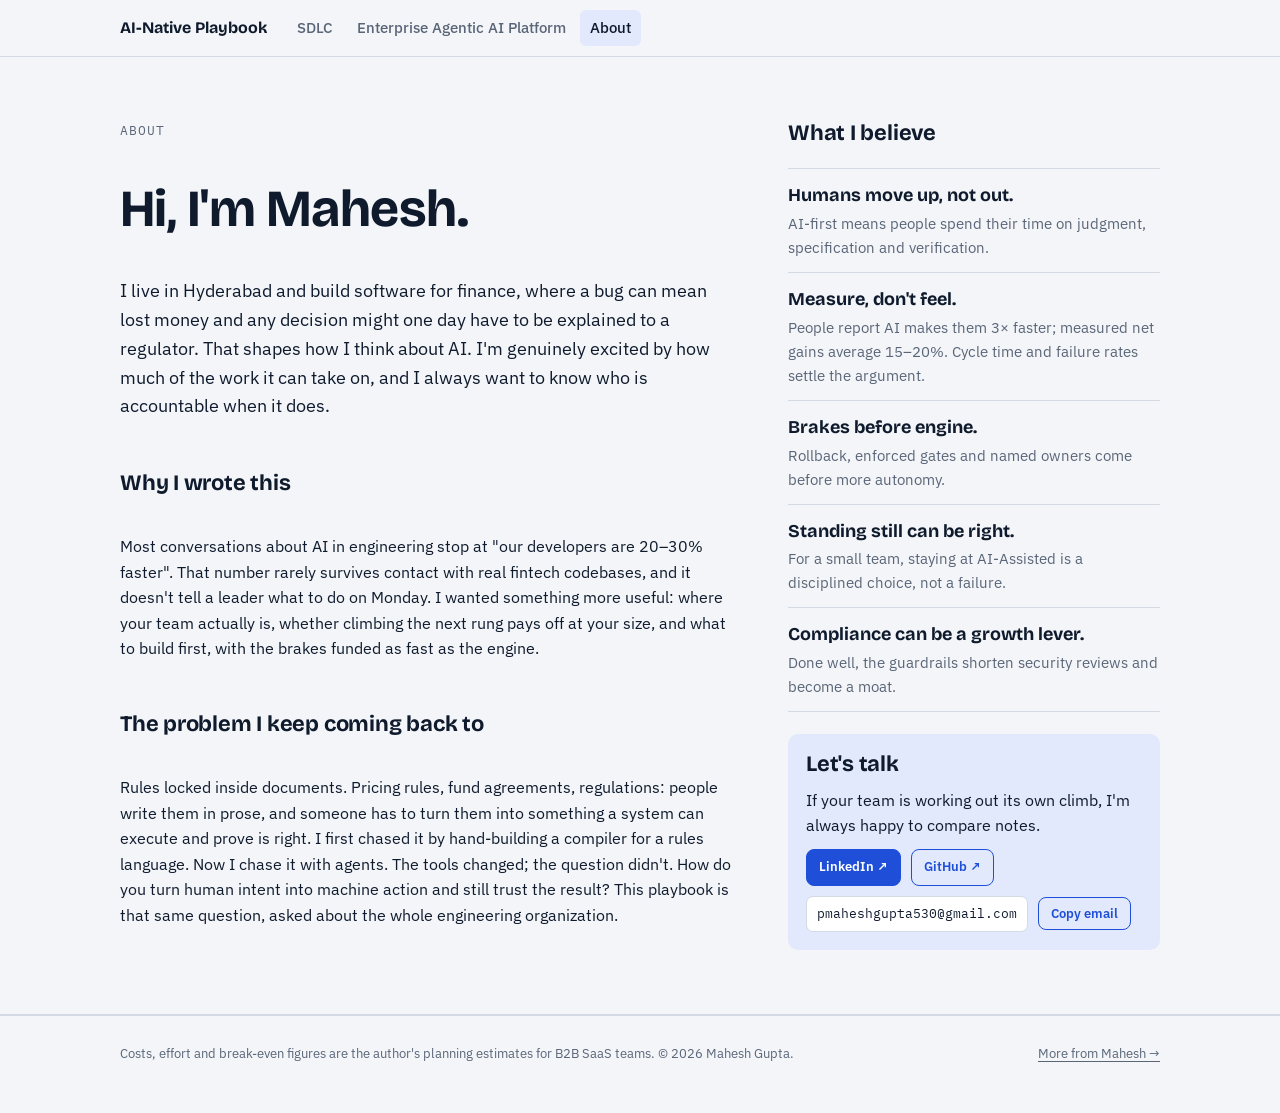
<file: about.html>
<!doctype html>
<html lang="en">
<head>
<meta charset="utf-8">
<meta name="viewport" content="width=device-width, initial-scale=1, viewport-fit=cover">
<title>About Mahesh Gupta</title>
<meta name="description" content="Mahesh Gupta is an engineering leader in Hyderabad who writes about building AI-native engineering teams in fintech, where speed and accountability have to grow together.">
<meta name="author" content="Mahesh Gupta">
<link rel="canonical" href="https://pmaheshgupta.github.io/ai-native-engineering-playbook/about.html">
<meta property="og:type" content="website">
<meta property="og:site_name" content="AI-Native Engineering Playbook">
<meta property="og:title" content="About Mahesh Gupta">
<meta property="og:description" content="Mahesh Gupta is an engineering leader in Hyderabad who writes about building AI-native engineering teams in fintech, where speed and accountability have to grow together.">
<meta property="og:url" content="https://pmaheshgupta.github.io/ai-native-engineering-playbook/about.html">
<meta name="twitter:card" content="summary">
<link rel="preconnect" href="https://fonts.googleapis.com">
<link rel="preconnect" href="https://fonts.gstatic.com" crossorigin>
<link rel="stylesheet" href="https://fonts.googleapis.com/css2?family=Bricolage+Grotesque:opsz,wght@12..96,600;12..96,700&family=IBM+Plex+Sans:wght@400;500;600&family=IBM+Plex+Mono:wght@400;500&display=swap">
<link rel="stylesheet" href="styles.css">

</head>
<body>
<nav class="topnav" aria-label="Site">
  <div class="wrap">
    <a class="brand" href="./">AI-Native Playbook</a>
    <ul class="tracks"><li><a class="l" href="sdlc.html">SDLC</a></li><li><a class="l" href="platform/">Enterprise Agentic AI Platform</a></li><li><a class="l" href="about.html" aria-current="page">About</a></li></ul>
  </div>
</nav>
<main id="main">
<section id="about">
  <div class="wrap about">
    <div class="about-main">
      <div class="eyebrow">About</div>
      <h2>Hi, I'm Mahesh.</h2>
      <p class="lede" style="color:var(--ink)">I live in Hyderabad and build software for finance, where a bug can mean lost money and any decision might one day have to be explained to a regulator. That shapes how I think about AI. I'm genuinely excited by how much of the work it can take on, and I always want to know who is accountable when it does.</p>
      <h3>Why I wrote this</h3>
      <p>Most conversations about AI in engineering stop at "our developers are 20–30% faster". That number rarely survives contact with real fintech codebases, and it doesn't tell a leader what to do on Monday. I wanted something more useful: where your team actually is, whether climbing the next rung pays off at your size, and what to build first, with the brakes funded as fast as the engine.</p>
      <h3>The problem I keep coming back to</h3>
      <p>Rules locked inside documents. Pricing rules, fund agreements, regulations: people write them in prose, and someone has to turn them into something a system can execute and prove is right. I first chased it by hand-building a compiler for a rules language. Now I chase it with agents. The tools changed; the question didn't. How do you turn human intent into machine action and still trust the result? This playbook is that same question, asked about the whole engineering organization.</p>
    </div>
    <aside class="about-side">
      <h3>What I believe</h3>
      <ul class="beliefs">
        <li><b>Humans move up, not out.</b><span>AI-first means people spend their time on judgment, specification and verification.</span></li>
        <li><b>Measure, don't feel.</b><span>People report AI makes them 3× faster; measured net gains average 15–20%. Cycle time and failure rates settle the argument.</span></li>
        <li><b>Brakes before engine.</b><span>Rollback, enforced gates and named owners come before more autonomy.</span></li>
        <li><b>Standing still can be right.</b><span>For a small team, staying at AI-Assisted is a disciplined choice, not a failure.</span></li>
        <li><b>Compliance can be a growth lever.</b><span>Done well, the guardrails shorten security reviews and become a moat.</span></li>
      </ul>
      <div class="talk">
        <h3>Let's talk</h3>
        <p>If your team is working out its own climb, I'm always happy to compare notes.</p>
        <div class="contact">
          <a class="btn small primary" href="https://www.linkedin.com/in/mahesh-gupta-80359a14a" target="_blank" rel="noopener">LinkedIn ↗</a>
          <a class="btn small ghost" href="https://github.com/pmaheshgupta" target="_blank" rel="noopener">GitHub ↗</a>
        </div>
        <div class="contact"><code id="email">pmaheshgupta530@gmail.com</code><button class="btn small ghost" type="button" id="copyEmail">Copy email</button></div>
      </div>
    </aside>
  </div>
</section>

</main>
<footer><div class="wrap site-foot"><p>Costs, effort and break-even figures are the author's planning estimates for B2B SaaS teams. © 2026 Mahesh Gupta.</p><a href="https://pmaheshgupta.github.io/">More from Mahesh →</a></div></footer>
<script src="site.js" defer></script>
</body>
</html>
</file>
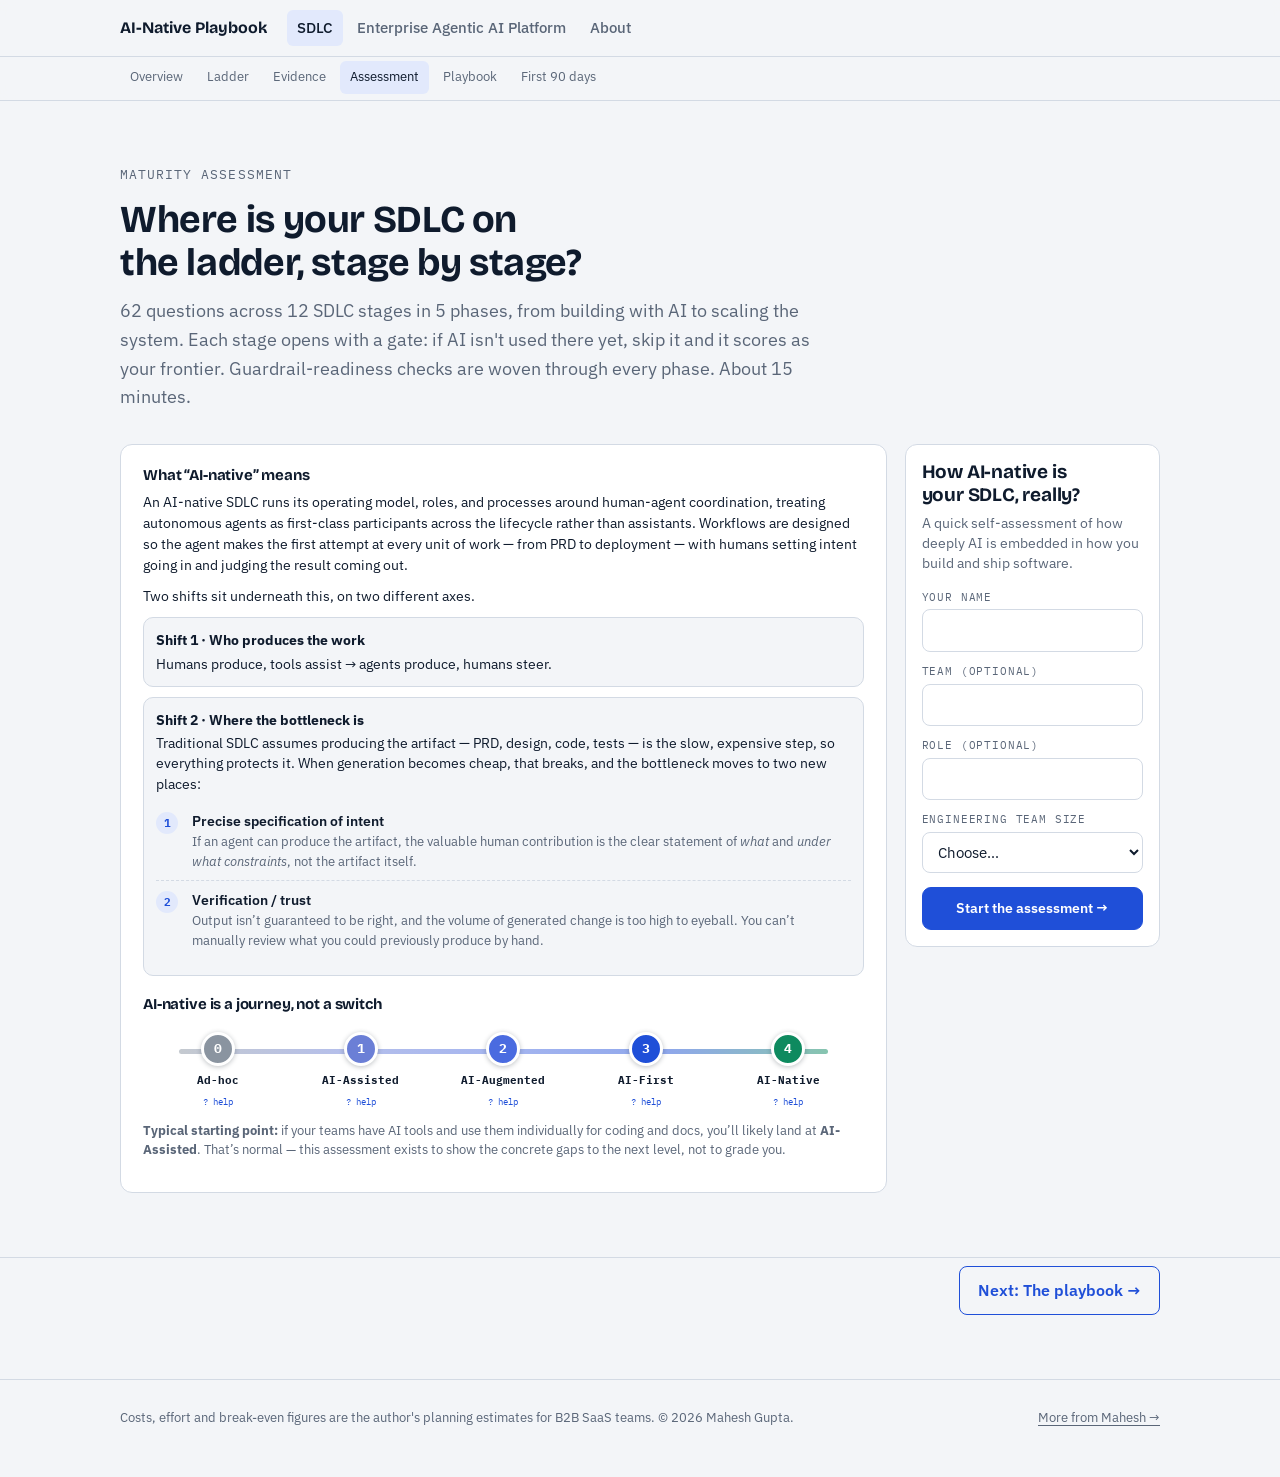
<file: assessment.html>
<!doctype html>
<html lang="en">
<head>
<meta charset="utf-8">
<meta name="viewport" content="width=device-width, initial-scale=1, viewport-fit=cover">
<title>AI-Native SDLC Maturity Assessment (62 Questions)</title>
<meta name="description" content="A free 62-question self-assessment across 12 SDLC stages. Find your AI-native maturity level, your guardrail readiness, the target level for your team size, and a roadmap to the next level.">
<meta name="author" content="Mahesh Gupta">
<link rel="canonical" href="https://pmaheshgupta.github.io/ai-native-engineering-playbook/assessment.html">
<meta property="og:type" content="website">
<meta property="og:site_name" content="AI-Native Engineering Playbook">
<meta property="og:title" content="AI-Native SDLC Maturity Assessment (62 Questions)">
<meta property="og:description" content="A free 62-question self-assessment across 12 SDLC stages. Find your AI-native maturity level, your guardrail readiness, the target level for your team size, and a roadmap to the next level.">
<meta property="og:url" content="https://pmaheshgupta.github.io/ai-native-engineering-playbook/assessment.html">
<meta name="twitter:card" content="summary">
<link rel="preconnect" href="https://fonts.googleapis.com">
<link rel="preconnect" href="https://fonts.gstatic.com" crossorigin>
<link rel="stylesheet" href="https://fonts.googleapis.com/css2?family=Bricolage+Grotesque:opsz,wght@12..96,600;12..96,700&family=IBM+Plex+Sans:wght@400;500;600&family=IBM+Plex+Mono:wght@400;500&display=swap">
<link rel="stylesheet" href="styles.css">

</head>
<body>
<nav class="topnav" aria-label="Site">
  <div class="wrap">
    <a class="brand" href="./">AI-Native Playbook</a>
    <ul class="tracks"><li><a class="l" href="sdlc.html" aria-current="true">SDLC</a></li><li><a class="l" href="platform/">Enterprise Agentic AI Platform</a></li><li><a class="l" href="about.html">About</a></li></ul>
  </div>
  <div class="subnav"><div class="wrap"><ul aria-label="SDLC pages"><li><a class="l" href="sdlc.html">Overview</a></li><li><a class="l" href="ladder.html">Ladder</a></li><li><a class="l" href="evidence.html">Evidence</a></li><li><a class="l" href="assessment.html" aria-current="page">Assessment</a></li><li><a class="l" href="playbook.html">Playbook</a></li><li><a class="l" href="first-90-days.html">First 90 days</a></li></ul></div></div>
</nav>
<main id="main">
<section id="assess">
  <div class="wrap">
    <div class="head">
      <div class="eyebrow">Maturity assessment</div>
      <h2>Where is your SDLC on the ladder, stage by stage?</h2>
      <p class="lede">62 questions across 12 SDLC stages in 5 phases, from building with AI to scaling the system. Each stage opens with a gate: if AI isn't used there yet, skip it and it scores as your frontier. Guardrail-readiness checks are woven through every phase. About 15 minutes.</p>
    </div>
    <div class="shell" id="survey"></div>
  </div>
</section>
<div class="wrap pager"><a class="btn ghost" href="playbook.html">Next: The playbook →</a></div>
</main>
<footer><div class="wrap site-foot"><p>Costs, effort and break-even figures are the author's planning estimates for B2B SaaS teams. © 2026 Mahesh Gupta.</p><a href="https://pmaheshgupta.github.io/">More from Mahesh →</a></div></footer>
<script src="site.js" defer></script>
<script src="survey.js" defer></script>
</body>
</html>
</file>
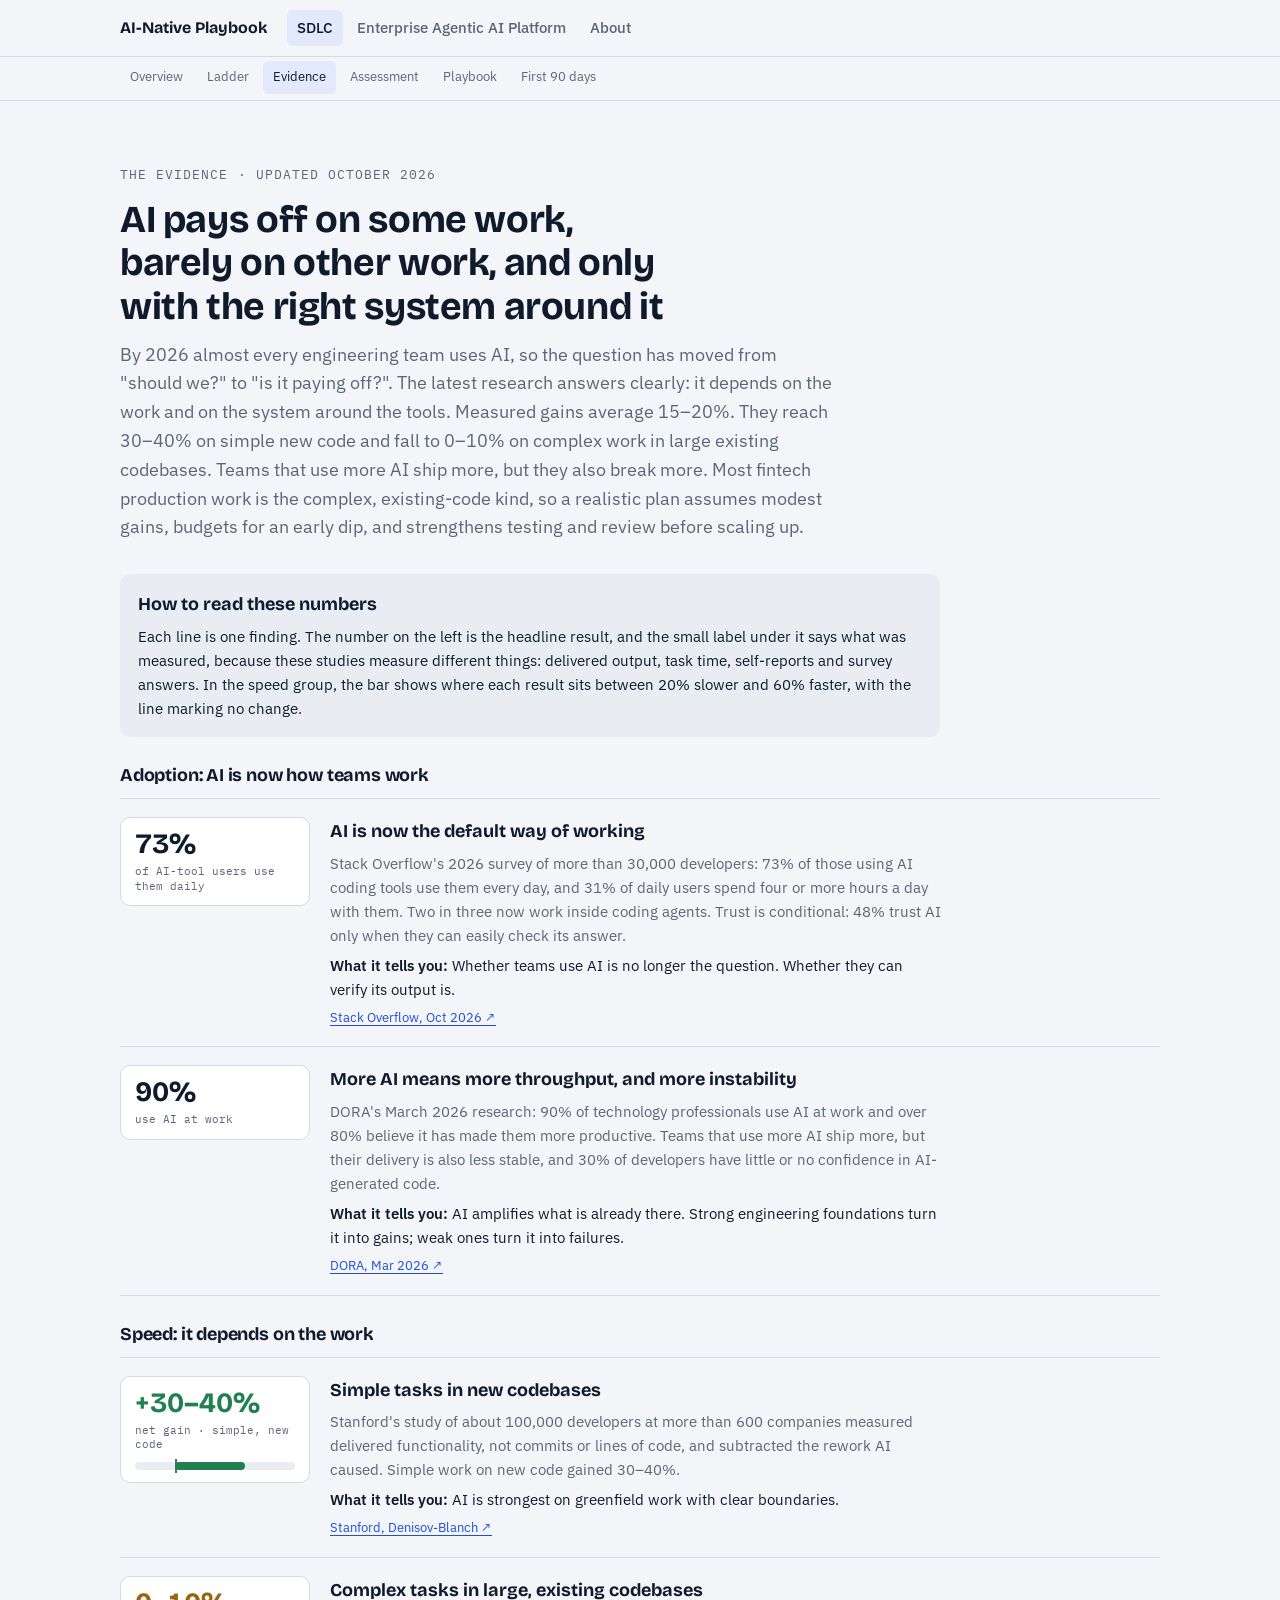
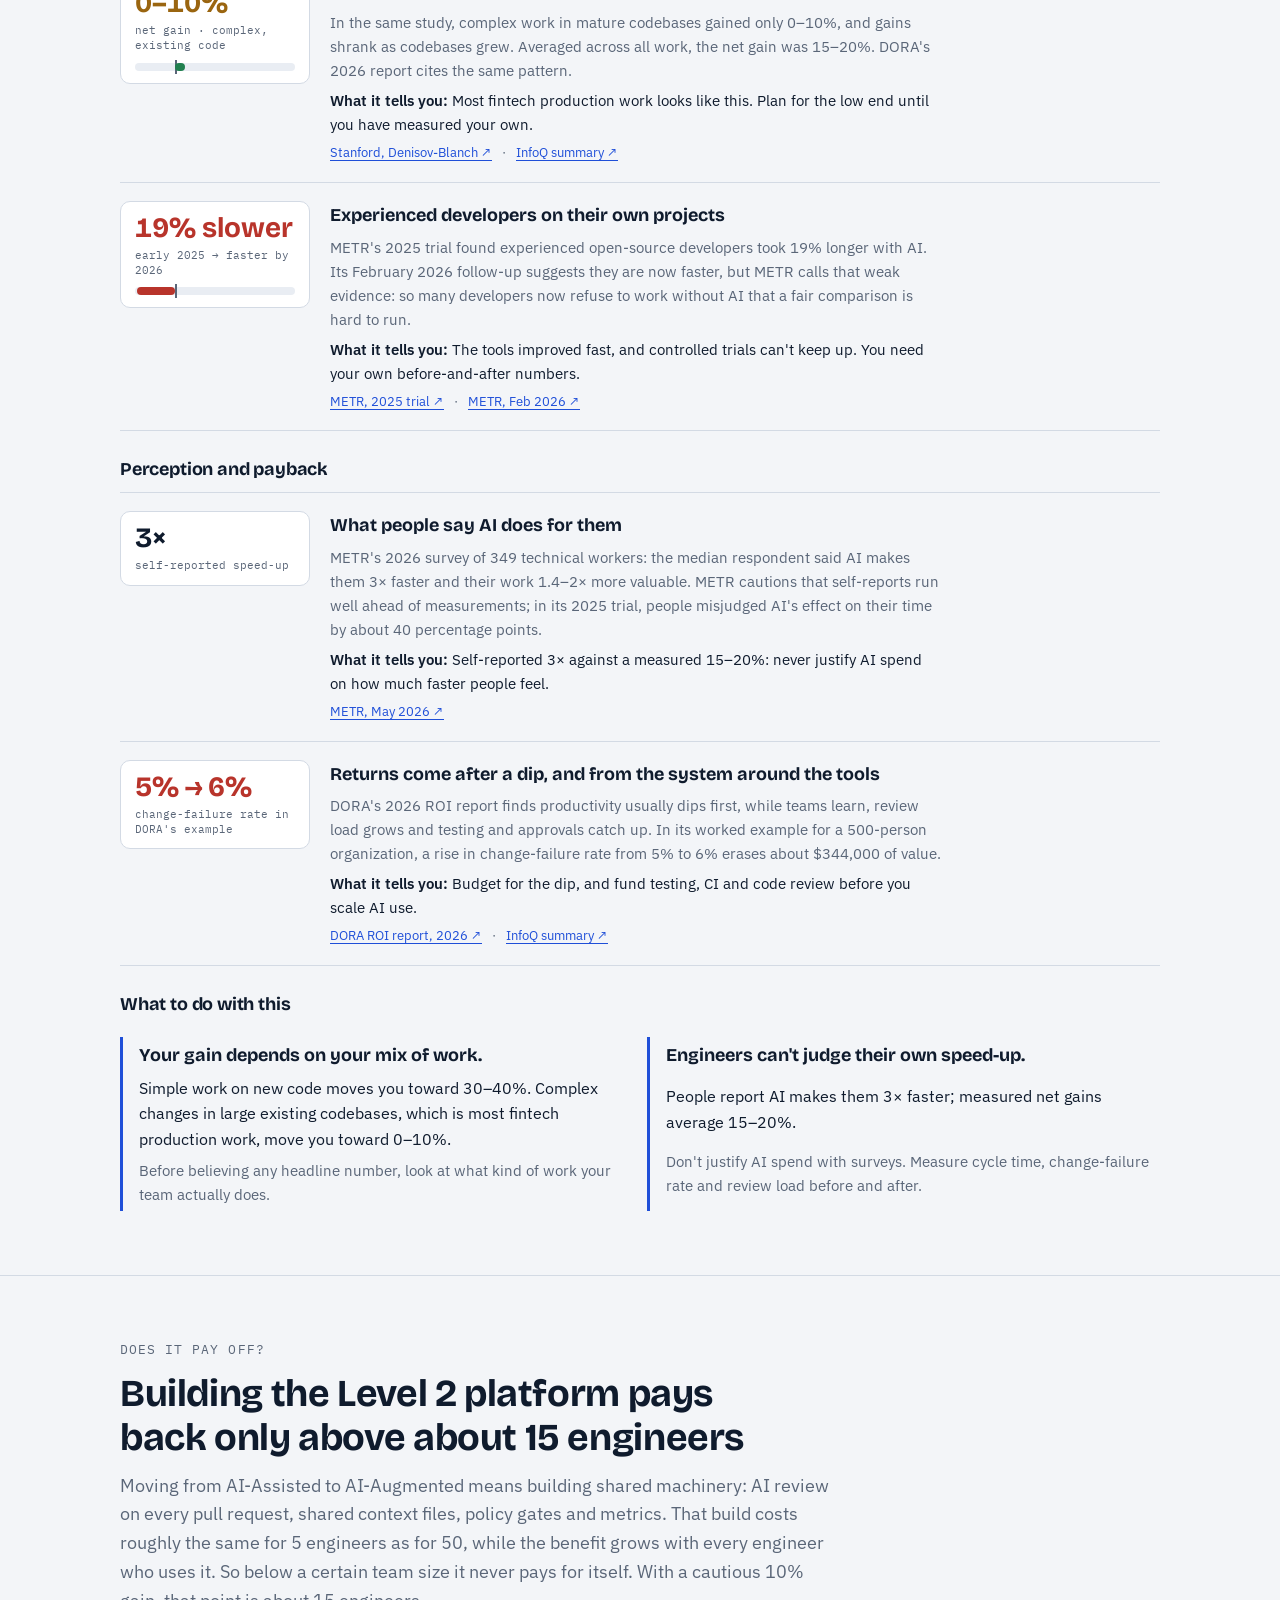
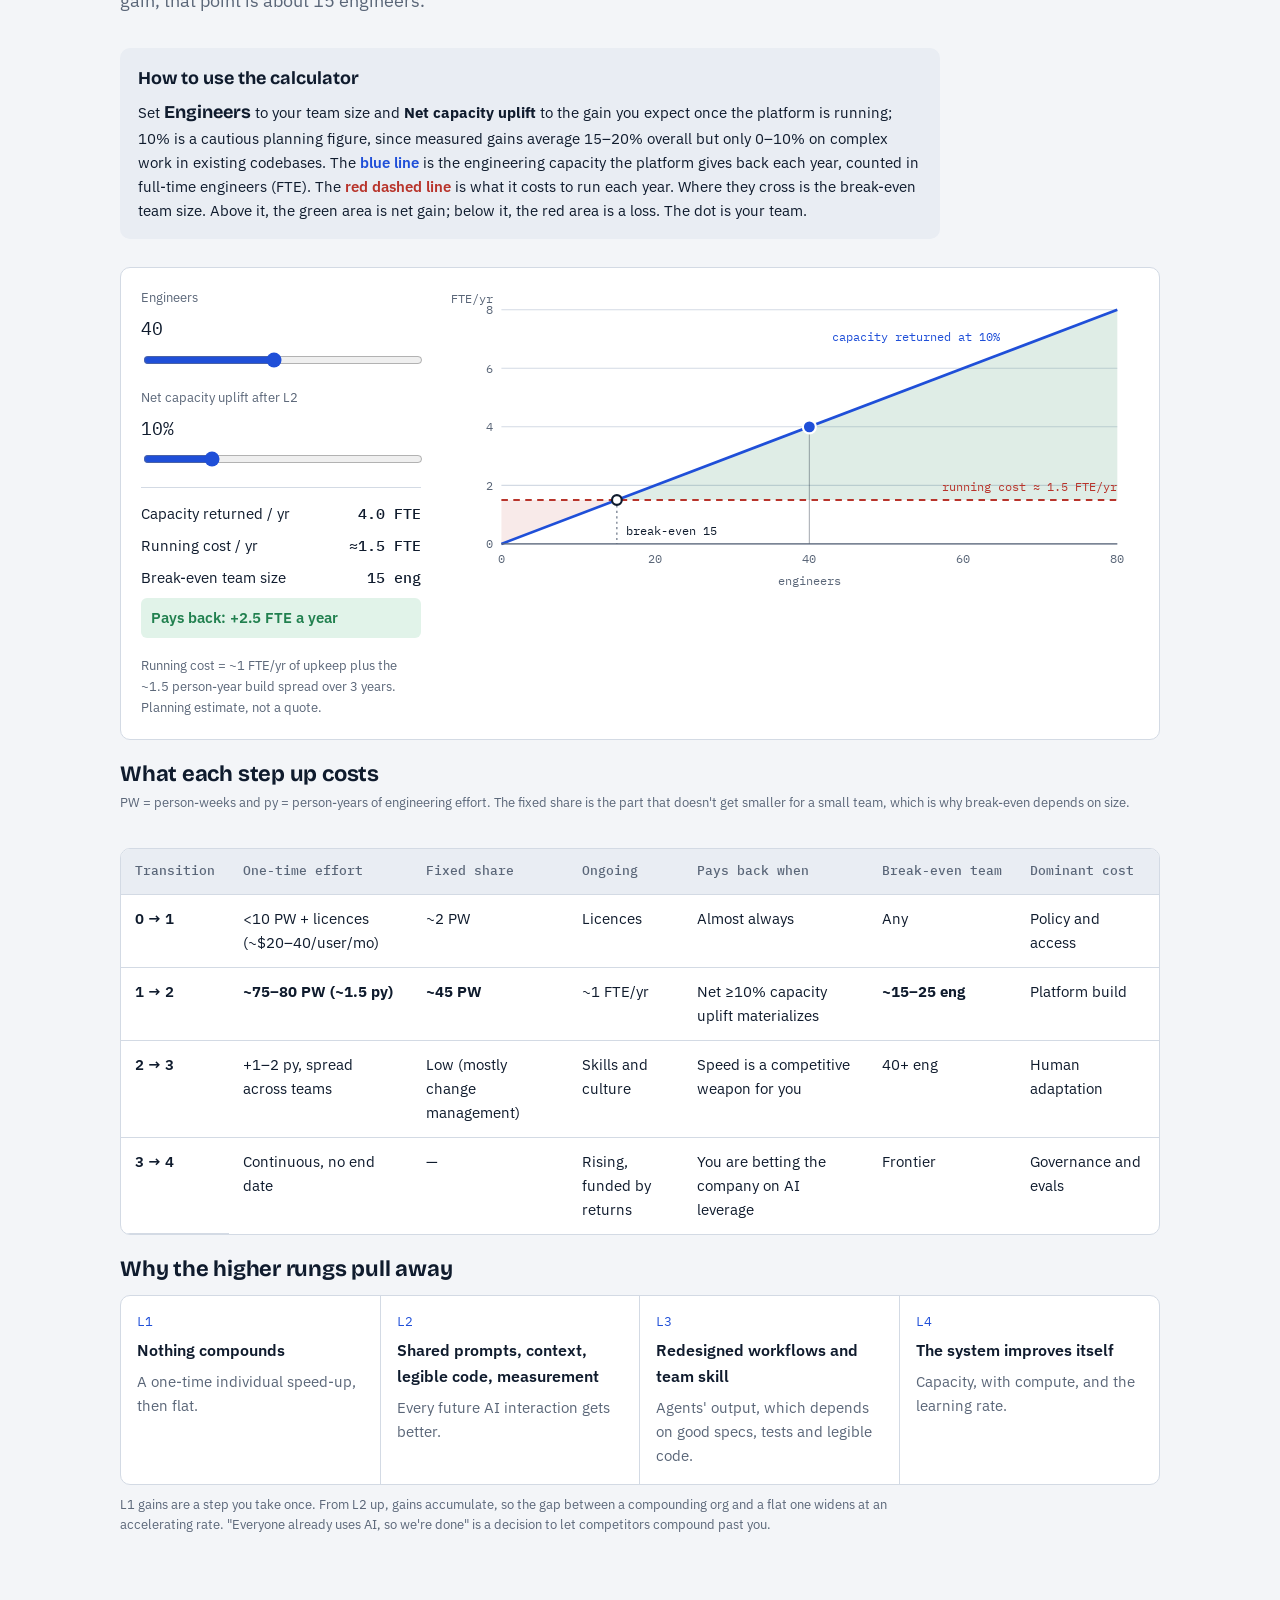
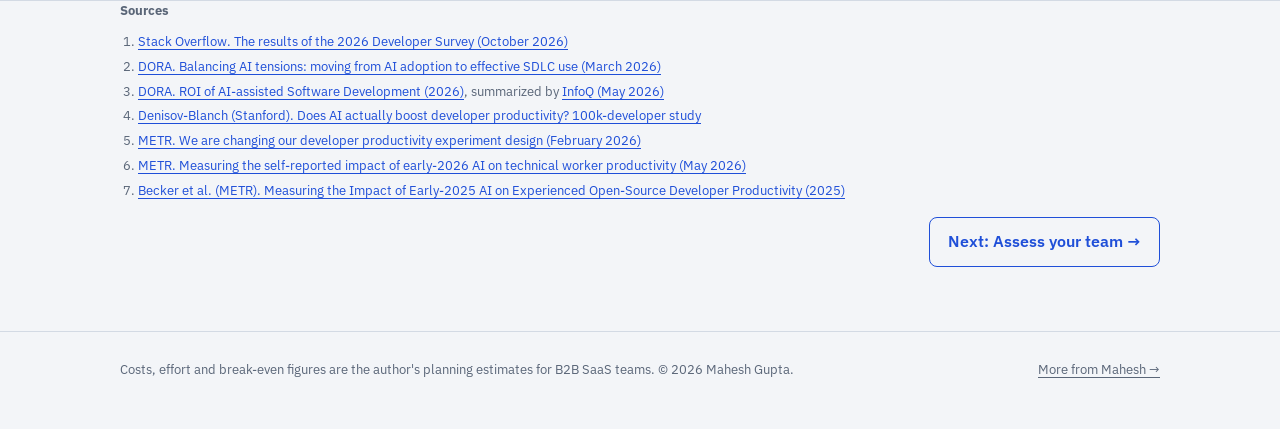
<file: evidence.html>
<!doctype html>
<html lang="en">
<head>
<meta charset="utf-8">
<meta name="viewport" content="width=device-width, initial-scale=1, viewport-fit=cover">
<title>Does AI Make Developers Faster? 2026 Evidence and Break-Even</title>
<meta name="description" content="What 2026 research from Stack Overflow, DORA, METR and Stanford says about AI coding productivity, plus a break-even calculator for building an AI-augmented engineering platform.">
<meta name="author" content="Mahesh Gupta">
<link rel="canonical" href="https://pmaheshgupta.github.io/ai-native-engineering-playbook/evidence.html">
<meta property="og:type" content="website">
<meta property="og:site_name" content="AI-Native Engineering Playbook">
<meta property="og:title" content="Does AI Make Developers Faster? 2026 Evidence and Break-Even">
<meta property="og:description" content="What 2026 research from Stack Overflow, DORA, METR and Stanford says about AI coding productivity, plus a break-even calculator for building an AI-augmented engineering platform.">
<meta property="og:url" content="https://pmaheshgupta.github.io/ai-native-engineering-playbook/evidence.html">
<meta name="twitter:card" content="summary">
<link rel="preconnect" href="https://fonts.googleapis.com">
<link rel="preconnect" href="https://fonts.gstatic.com" crossorigin>
<link rel="stylesheet" href="https://fonts.googleapis.com/css2?family=Bricolage+Grotesque:opsz,wght@12..96,600;12..96,700&family=IBM+Plex+Sans:wght@400;500;600&family=IBM+Plex+Mono:wght@400;500&display=swap">
<link rel="stylesheet" href="styles.css">
<style>
/* ev:start */
.ev-howto{display:grid;gap:6px;padding:16px 18px;border-radius:var(--radius);background:var(--sunk);margin-bottom:28px;max-width:820px}
.ev-howto b:first-child{font-family:var(--f-display);font-size:var(--s1)}
.ev-howto p{font-size:.9375rem;color:var(--ink)}
.k-blue{color:var(--accent);font-weight:600}
.k-red{color:var(--red);font-weight:600}
.ev-group{font-size:var(--s1);margin:8px 0 12px}
.ev-list{list-style:none;margin:0 0 28px;padding:0;border-top:1px solid var(--rule)}
.ev-row{display:grid;grid-template-columns:190px minmax(0,1fr);gap:20px;padding:18px 0;border-bottom:1px solid var(--rule);align-items:start}
.ev-num{display:grid;gap:10px;padding:12px 14px;border:1px solid var(--rule);border-radius:var(--radius);background:var(--surface)}
.ev-num b{font-family:var(--f-display);font-size:var(--s3);line-height:1;font-variant-numeric:tabular-nums}
.ev-num.pos b{color:var(--green)}
.ev-num.neg b{color:var(--red)}
.ev-num.mid b{color:var(--ink)}
.ev-num.low b{color:var(--amber)}
.ev-scale{position:relative;height:8px;border-radius:4px;background:var(--sunk)}
.ev-zero{position:absolute;left:25%;top:-3px;bottom:-3px;width:2px;background:var(--muted)}
.ev-fill{position:absolute;top:0;bottom:0;border-radius:4px}
.ev-fill.pos{background:var(--green)}
.ev-fill.neg{background:var(--red)}
.ev-body{display:grid;gap:6px}
.ev-body h4{margin:0;font-family:var(--f-display);font-size:var(--s1)}
.ev-body p{font-size:.9375rem;color:var(--muted);max-width:68ch}
.ev-body .ev-take{color:var(--ink)}
.ev-take span{font-weight:600}
.ev-src{font-size:var(--s-1)}
.ev-num small{font-family:var(--f-mono);font-size:11px;color:var(--muted);line-height:1.35;margin-top:-4px}
.ev-srcs{display:flex;flex-wrap:wrap;gap:4px 10px;font-size:var(--s-1);color:var(--muted)}
@media (max-width:640px){.ev-row{grid-template-columns:1fr;gap:10px}.ev-num{max-width:220px}}
/* ev:end */
</style>
</head>
<body>
<nav class="topnav" aria-label="Site">
  <div class="wrap">
    <a class="brand" href="./">AI-Native Playbook</a>
    <ul class="tracks"><li><a class="l" href="sdlc.html" aria-current="true">SDLC</a></li><li><a class="l" href="platform/">Enterprise Agentic AI Platform</a></li><li><a class="l" href="about.html">About</a></li></ul>
  </div>
  <div class="subnav"><div class="wrap"><ul aria-label="SDLC pages"><li><a class="l" href="sdlc.html">Overview</a></li><li><a class="l" href="ladder.html">Ladder</a></li><li><a class="l" href="evidence.html" aria-current="page">Evidence</a></li><li><a class="l" href="assessment.html">Assessment</a></li><li><a class="l" href="playbook.html">Playbook</a></li><li><a class="l" href="first-90-days.html">First 90 days</a></li></ul></div></div>
</nav>
<main id="main">
<section id="evidence">
  <div class="wrap">
    <div class="head">
      <div class="eyebrow">The evidence · updated October 2026</div>
      <h2>AI pays off on some work, barely on other work, and only with the right system around it</h2>
      <p class="lede">By 2026 almost every engineering team uses AI, so the question has moved from "should we?" to "is it paying off?". The latest research answers clearly: it depends on the work and on the system around the tools. Measured gains average 15–20%. They reach 30–40% on simple new code and fall to 0–10% on complex work in large existing codebases. Teams that use more AI ship more, but they also break more. Most fintech production work is the complex, existing-code kind, so a realistic plan assumes modest gains, budgets for an early dip, and strengthens testing and review before scaling up.</p>
    </div>
    <div class="ev-howto">
      <b>How to read these numbers</b>
      <p>Each line is one finding. The number on the left is the headline result, and the small label under it says what was measured, because these studies measure different things: delivered output, task time, self-reports and survey answers. In the speed group, the bar shows where each result sits between 20% slower and 60% faster, with the line marking no change.</p>
    </div>
    <h3 class="ev-group">Adoption: AI is now how teams work</h3>
    <ul class="ev-list">
        <li class="ev-row">
          <div class="ev-num mid"><b>73%</b><small>of AI-tool users use them daily</small></div>
          <div class="ev-body"><h4>AI is now the default way of working</h4><p>Stack Overflow's 2026 survey of more than 30,000 developers: 73% of those using AI coding tools use them every day, and 31% of daily users spend four or more hours a day with them. Two in three now work inside coding agents. Trust is conditional: 48% trust AI only when they can easily check its answer.</p><p class="ev-take"><span>What it tells you:</span> Whether teams use AI is no longer the question. Whether they can verify its output is.</p><div class="ev-srcs"><a class="ev-src" href="https://stackoverflow.blog/2026/10/06/the-results-of-the-2026-developer-survey-are-here" target="_blank" rel="noopener">Stack Overflow, Oct 2026 ↗</a></div></div>
        </li>
        <li class="ev-row">
          <div class="ev-num mid"><b>90%</b><small>use AI at work</small></div>
          <div class="ev-body"><h4>More AI means more throughput, and more instability</h4><p>DORA's March 2026 research: 90% of technology professionals use AI at work and over 80% believe it has made them more productive. Teams that use more AI ship more, but their delivery is also less stable, and 30% of developers have little or no confidence in AI-generated code.</p><p class="ev-take"><span>What it tells you:</span> AI amplifies what is already there. Strong engineering foundations turn it into gains; weak ones turn it into failures.</p><div class="ev-srcs"><a class="ev-src" href="https://dora.dev/insights/balancing-ai-tensions/" target="_blank" rel="noopener">DORA, Mar 2026 ↗</a></div></div>
        </li>
    </ul>
    <h3 class="ev-group">Speed: it depends on the work</h3>
    <ul class="ev-list">
        <li class="ev-row">
          <div class="ev-num pos"><b>+30–40%</b><small>net gain · simple, new code</small><div class="ev-scale" aria-hidden="true"><span class="ev-zero"></span><span class="ev-fill pos" style="left:25.00%;width:43.75%"></span></div></div>
          <div class="ev-body"><h4>Simple tasks in new codebases</h4><p>Stanford's study of about 100,000 developers at more than 600 companies measured delivered functionality, not commits or lines of code, and subtracted the rework AI caused. Simple work on new code gained 30–40%.</p><p class="ev-take"><span>What it tells you:</span> AI is strongest on greenfield work with clear boundaries.</p><div class="ev-srcs"><a class="ev-src" href="https://www.ai.engineer/talks/tbDDYKRFjhk-ai-developer-productivity" target="_blank" rel="noopener">Stanford, Denisov-Blanch ↗</a></div></div>
        </li>
        <li class="ev-row">
          <div class="ev-num low"><b>0–10%</b><small>net gain · complex, existing code</small><div class="ev-scale" aria-hidden="true"><span class="ev-zero"></span><span class="ev-fill pos" style="left:25.00%;width:6.25%"></span></div></div>
          <div class="ev-body"><h4>Complex tasks in large, existing codebases</h4><p>In the same study, complex work in mature codebases gained only 0–10%, and gains shrank as codebases grew. Averaged across all work, the net gain was 15–20%. DORA's 2026 report cites the same pattern.</p><p class="ev-take"><span>What it tells you:</span> Most fintech production work looks like this. Plan for the low end until you have measured your own.</p><div class="ev-srcs"><a class="ev-src" href="https://www.ai.engineer/talks/tbDDYKRFjhk-ai-developer-productivity" target="_blank" rel="noopener">Stanford, Denisov-Blanch ↗</a> · <a class="ev-src" href="https://www.infoq.com/news/2026/05/dora-roi-ai-assisted-dev-report/" target="_blank" rel="noopener">InfoQ summary ↗</a></div></div>
        </li>
        <li class="ev-row">
          <div class="ev-num neg"><b>19% slower</b><small>early 2025 → faster by 2026</small><div class="ev-scale" aria-hidden="true"><span class="ev-zero"></span><span class="ev-fill neg" style="left:1.25%;width:23.75%"></span></div></div>
          <div class="ev-body"><h4>Experienced developers on their own projects</h4><p>METR's 2025 trial found experienced open-source developers took 19% longer with AI. Its February 2026 follow-up suggests they are now faster, but METR calls that weak evidence: so many developers now refuse to work without AI that a fair comparison is hard to run.</p><p class="ev-take"><span>What it tells you:</span> The tools improved fast, and controlled trials can't keep up. You need your own before-and-after numbers.</p><div class="ev-srcs"><a class="ev-src" href="https://arxiv.org/abs/2507.09089" target="_blank" rel="noopener">METR, 2025 trial ↗</a> · <a class="ev-src" href="https://metr.org/blog/2026-02-24-uplift-update/" target="_blank" rel="noopener">METR, Feb 2026 ↗</a></div></div>
        </li>
    </ul>
    <h3 class="ev-group">Perception and payback</h3>
    <ul class="ev-list">
        <li class="ev-row">
          <div class="ev-num mid"><b>3×</b><small>self-reported speed-up</small></div>
          <div class="ev-body"><h4>What people say AI does for them</h4><p>METR's 2026 survey of 349 technical workers: the median respondent said AI makes them 3× faster and their work 1.4–2× more valuable. METR cautions that self-reports run well ahead of measurements; in its 2025 trial, people misjudged AI's effect on their time by about 40 percentage points.</p><p class="ev-take"><span>What it tells you:</span> Self-reported 3× against a measured 15–20%: never justify AI spend on how much faster people feel.</p><div class="ev-srcs"><a class="ev-src" href="https://metr.org/blog/2026-05-11-ai-usage-survey/" target="_blank" rel="noopener">METR, May 2026 ↗</a></div></div>
        </li>
        <li class="ev-row">
          <div class="ev-num neg"><b>5% → 6%</b><small>change-failure rate in DORA's example</small></div>
          <div class="ev-body"><h4>Returns come after a dip, and from the system around the tools</h4><p>DORA's 2026 ROI report finds productivity usually dips first, while teams learn, review load grows and testing and approvals catch up. In its worked example for a 500-person organization, a rise in change-failure rate from 5% to 6% erases about $344,000 of value.</p><p class="ev-take"><span>What it tells you:</span> Budget for the dip, and fund testing, CI and code review before you scale AI use.</p><div class="ev-srcs"><a class="ev-src" href="https://cloud.google.com/resources/content/dora-roi-of-ai-assisted-software-development" target="_blank" rel="noopener">DORA ROI report, 2026 ↗</a> · <a class="ev-src" href="https://www.infoq.com/news/2026/05/dora-roi-ai-assisted-dev-report/" target="_blank" rel="noopener">InfoQ summary ↗</a></div></div>
        </li>
    </ul>
    <h3 class="ev-group">What to do with this</h3>
    <div class="insights">
      <div class="insight"><b>Your gain depends on your mix of work.</b><p>Simple work on new code moves you toward 30–40%. Complex changes in large existing codebases, which is most fintech production work, move you toward 0–10%.</p><p class="act">Before believing any headline number, look at what kind of work your team actually does.</p></div>
      <div class="insight"><b>Engineers can't judge their own speed-up.</b><p>People report AI makes them 3× faster; measured net gains average 15–20%.</p><p class="act">Don't justify AI spend with surveys. Measure cycle time, change-failure rate and review load before and after.</p></div>
    </div>
  </div>
</section>
<section id="economics">
  <div class="wrap">
    <div class="head">
      <div class="eyebrow">Does it pay off?</div>
      <h2>Building the Level 2 platform pays back only above about 15 engineers</h2>
      <p class="lede">Moving from AI-Assisted to AI-Augmented means building shared machinery: AI review on every pull request, shared context files, policy gates and metrics. That build costs roughly the same for 5 engineers as for 50, while the benefit grows with every engineer who uses it. So below a certain team size it never pays for itself. With a cautious 10% gain, that point is about 15 engineers.</p>
    </div>
    <div class="ev-howto">
      <b>How to use the calculator</b>
      <p>Set <b>Engineers</b> to your team size and <b>Net capacity uplift</b> to the gain you expect once the platform is running; 10% is a cautious planning figure, since measured gains average 15–20% overall but only 0–10% on complex work in existing codebases. The <span class="k-blue">blue line</span> is the engineering capacity the platform gives back each year, counted in full-time engineers (FTE). The <span class="k-red">red dashed line</span> is what it costs to run each year. Where they cross is the break-even team size. Above it, the green area is net gain; below it, the red area is a loss. The dot is your team.</p>
    </div>
    <div class="econ">
      <div class="calc">
        <div class="ctrl">
          <label for="teamSize">Engineers <span class="v num" id="teamV">40</span><input type="range" id="teamSize" min="5" max="80" step="1" value="40"></label>
          <label for="uplift">Net capacity uplift after L2 <span class="v num" id="upV">10%</span><input type="range" id="uplift" min="4" max="30" step="1" value="10"></label>
          <div class="readout">
            <div><span>Capacity returned / yr</span><b class="num" id="retV">4.0 FTE</b></div>
            <div><span>Running cost / yr</span><b class="num">≈1.5 FTE</b></div>
            <div><span>Break-even team size</span><b class="num" id="beV">15 eng</b></div>
            <p class="verdict pos" id="verdict">Pays back: +2.5 FTE a year</p>
          </div>
          <p class="note" style="margin:0">Running cost = ~1 FTE/yr of upkeep plus the ~1.5 person-year build spread over 3 years. Planning estimate, not a quote.</p>
        </div>
        <div class="chart"><svg id="beChart" viewBox="0 0 640 280" role="img" aria-label="Capacity returned per year against team size, compared with the running cost of the L2 build"></svg></div>
      </div>
      <div><h3 style="margin-bottom:6px">What each step up costs</h3><p class="note" style="margin:0 0 12px">PW = person-weeks and py = person-years of engineering effort. The fixed share is the part that doesn't get smaller for a small team, which is why break-even depends on size.</p></div>
      <div class="tscroll">
        <table style="min-width:820px">
          <thead><tr><th>Transition</th><th>One-time effort</th><th>Fixed share</th><th>Ongoing</th><th>Pays back when</th><th>Break-even team</th><th>Dominant cost</th></tr></thead>
          <tbody>
            <tr><th scope="row">0 → 1</th><td class="num">&lt;10 PW + licences (~$20–40/user/mo)</td><td class="num">~2 PW</td><td>Licences</td><td>Almost always</td><td>Any</td><td>Policy and access</td></tr>
            <tr><th scope="row">1 → 2</th><td class="num"><b>~75–80 PW (~1.5 py)</b></td><td class="num"><b>~45 PW</b></td><td class="num">~1 FTE/yr</td><td>Net ≥10% capacity uplift materializes</td><td class="num"><b>~15–25 eng</b></td><td>Platform build</td></tr>
            <tr><th scope="row">2 → 3</th><td>+1–2 py, spread across teams</td><td>Low (mostly change management)</td><td>Skills and culture</td><td>Speed is a competitive weapon for you</td><td class="num">40+ eng</td><td>Human adaptation</td></tr>
            <tr><th scope="row">3 → 4</th><td>Continuous, no end date</td><td>—</td><td>Rising, funded by returns</td><td>You are betting the company on AI leverage</td><td>Frontier</td><td>Governance and evals</td></tr>
          </tbody>
        </table>
      </div>
      <div>
        <h3 style="margin-bottom:12px">Why the higher rungs pull away</h3>
        <div class="compound">
          <div><span class="lv">L1</span><span class="what">Nothing compounds</span><span class="mult">A one-time individual speed-up, then flat.</span></div>
          <div><span class="lv">L2</span><span class="what">Shared prompts, context, legible code, measurement</span><span class="mult">Every future AI interaction gets better.</span></div>
          <div><span class="lv">L3</span><span class="what">Redesigned workflows and team skill</span><span class="mult">Agents' output, which depends on good specs, tests and legible code.</span></div>
          <div><span class="lv">L4</span><span class="what">The system improves itself</span><span class="mult">Capacity, with compute, and the learning rate.</span></div>
        </div>
        <p class="note" style="max-width:780px">L1 gains are a step you take once. From L2 up, gains accumulate, so the gap between a compounding org and a flat one widens at an accelerating rate. "Everyone already uses AI, so we're done" is a decision to let competitors compound past you.</p>
      </div>
    </div>
  </div>
</section><div class="wrap sources"><b>Sources</b><ol>
      <li><a href="https://stackoverflow.blog/2026/10/06/the-results-of-the-2026-developer-survey-are-here" target="_blank" rel="noopener">Stack Overflow. The results of the 2026 Developer Survey (October 2026)</a></li>
      <li><a href="https://dora.dev/insights/balancing-ai-tensions/" target="_blank" rel="noopener">DORA. Balancing AI tensions: moving from AI adoption to effective SDLC use (March 2026)</a></li>
      <li><a href="https://cloud.google.com/resources/content/dora-roi-of-ai-assisted-software-development" target="_blank" rel="noopener">DORA. ROI of AI-assisted Software Development (2026)</a>, summarized by <a href="https://www.infoq.com/news/2026/05/dora-roi-ai-assisted-dev-report/" target="_blank" rel="noopener">InfoQ (May 2026)</a></li>
      <li><a href="https://www.ai.engineer/talks/tbDDYKRFjhk-ai-developer-productivity" target="_blank" rel="noopener">Denisov-Blanch (Stanford). Does AI actually boost developer productivity? 100k-developer study</a></li>
      <li><a href="https://metr.org/blog/2026-02-24-uplift-update/" target="_blank" rel="noopener">METR. We are changing our developer productivity experiment design (February 2026)</a></li>
      <li><a href="https://metr.org/blog/2026-05-11-ai-usage-survey/" target="_blank" rel="noopener">METR. Measuring the self-reported impact of early-2026 AI on technical worker productivity (May 2026)</a></li>
      <li><a href="https://arxiv.org/abs/2507.09089" target="_blank" rel="noopener">Becker et al. (METR). Measuring the Impact of Early-2025 AI on Experienced Open-Source Developer Productivity (2025)</a></li>
    </ol></div>
<div class="wrap pager"><a class="btn ghost" href="assessment.html">Next: Assess your team →</a></div>
</main>
<footer><div class="wrap site-foot"><p>Costs, effort and break-even figures are the author's planning estimates for B2B SaaS teams. © 2026 Mahesh Gupta.</p><a href="https://pmaheshgupta.github.io/">More from Mahesh →</a></div></footer>
<script src="site.js" defer></script>
</body>
</html>
</file>
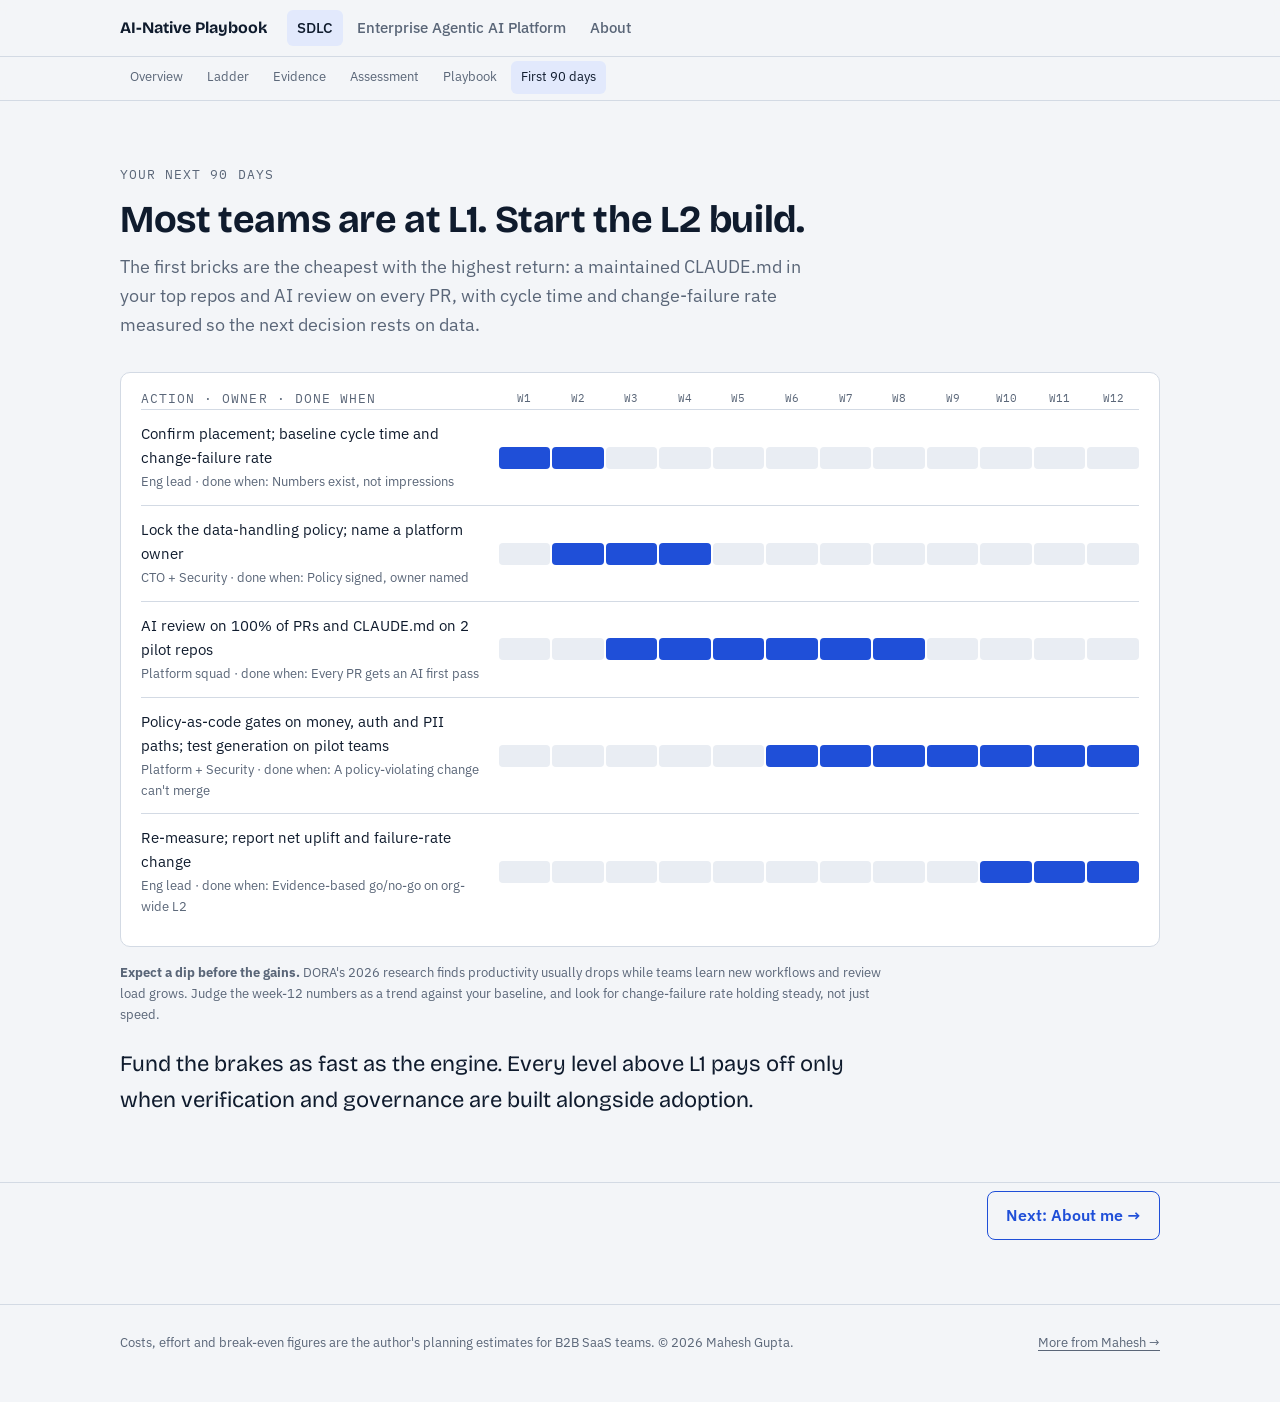
<file: first-90-days.html>
<!doctype html>
<html lang="en">
<head>
<meta charset="utf-8">
<meta name="viewport" content="width=device-width, initial-scale=1, viewport-fit=cover">
<title>First 90 Days to AI-Augmented Engineering: A 12-Week Plan</title>
<meta name="description" content="A 12-week plan to start the AI-augmented platform build: baseline metrics, data policy, AI review on every PR, policy-as-code gates, and an evidence-based go/no-go.">
<meta name="author" content="Mahesh Gupta">
<link rel="canonical" href="https://pmaheshgupta.github.io/ai-native-engineering-playbook/first-90-days.html">
<meta property="og:type" content="website">
<meta property="og:site_name" content="AI-Native Engineering Playbook">
<meta property="og:title" content="First 90 Days to AI-Augmented Engineering: A 12-Week Plan">
<meta property="og:description" content="A 12-week plan to start the AI-augmented platform build: baseline metrics, data policy, AI review on every PR, policy-as-code gates, and an evidence-based go/no-go.">
<meta property="og:url" content="https://pmaheshgupta.github.io/ai-native-engineering-playbook/first-90-days.html">
<meta name="twitter:card" content="summary">
<link rel="preconnect" href="https://fonts.googleapis.com">
<link rel="preconnect" href="https://fonts.gstatic.com" crossorigin>
<link rel="stylesheet" href="https://fonts.googleapis.com/css2?family=Bricolage+Grotesque:opsz,wght@12..96,600;12..96,700&family=IBM+Plex+Sans:wght@400;500;600&family=IBM+Plex+Mono:wght@400;500&display=swap">
<link rel="stylesheet" href="styles.css">

</head>
<body>
<nav class="topnav" aria-label="Site">
  <div class="wrap">
    <a class="brand" href="./">AI-Native Playbook</a>
    <ul class="tracks"><li><a class="l" href="sdlc.html" aria-current="true">SDLC</a></li><li><a class="l" href="platform/">Enterprise Agentic AI Platform</a></li><li><a class="l" href="about.html">About</a></li></ul>
  </div>
  <div class="subnav"><div class="wrap"><ul aria-label="SDLC pages"><li><a class="l" href="sdlc.html">Overview</a></li><li><a class="l" href="ladder.html">Ladder</a></li><li><a class="l" href="evidence.html">Evidence</a></li><li><a class="l" href="assessment.html">Assessment</a></li><li><a class="l" href="playbook.html">Playbook</a></li><li><a class="l" href="first-90-days.html" aria-current="page">First 90 days</a></li></ul></div></div>
</nav>
<main id="main">
<section id="days">
  <div class="wrap">
    <div class="head">
      <div class="eyebrow">Your next 90 days</div>
      <h2>Most teams are at L1. Start the L2 build.</h2>
      <p class="lede">The first bricks are the cheapest with the highest return: a maintained CLAUDE.md in your top repos and AI review on every PR, with cycle time and change-failure rate measured so the next decision rests on data.</p>
    </div>
    <div class="gantt"><div class="gantt-inner" id="gantt">
      <div class="g-head"><span class="eyebrow">Action · owner · done when</span><div class="weeks" id="wkHead"></div></div>
    </div></div>
    <p class="note" style="max-width:780px;margin-top:16px"><b>Expect a dip before the gains.</b> DORA's 2026 research finds productivity usually drops while teams learn new workflows and review load grows. Judge the week-12 numbers as a trend against your baseline, and look for change-failure rate holding steady, not just speed.</p>
    <p class="rule-line">Fund the brakes as fast as the engine. Every level above L1 pays off only when verification and governance are built alongside adoption.</p>
  </div>
</section>
<div class="wrap pager"><a class="btn ghost" href="about.html">Next: About me →</a></div>
</main>
<footer><div class="wrap site-foot"><p>Costs, effort and break-even figures are the author's planning estimates for B2B SaaS teams. © 2026 Mahesh Gupta.</p><a href="https://pmaheshgupta.github.io/">More from Mahesh →</a></div></footer>
<script src="site.js" defer></script>
</body>
</html>
</file>
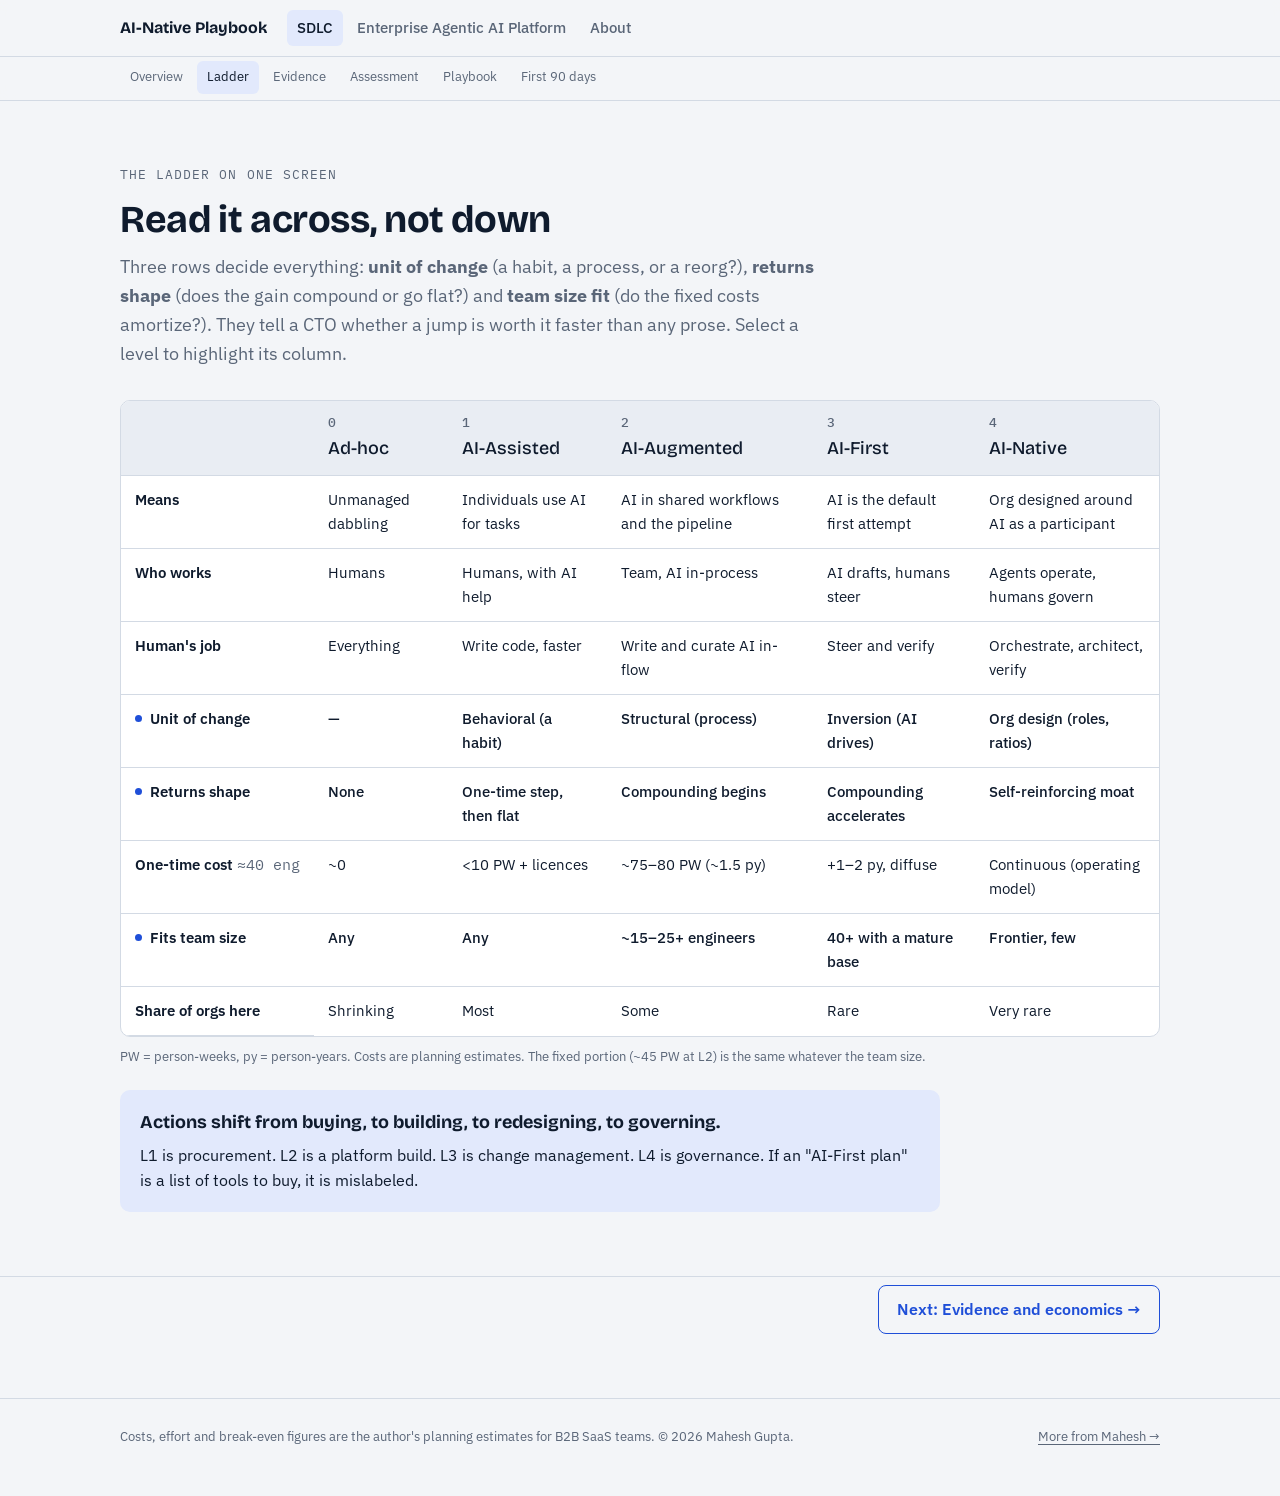
<file: ladder.html>
<!doctype html>
<html lang="en">
<head>
<meta charset="utf-8">
<meta name="viewport" content="width=device-width, initial-scale=1, viewport-fit=cover">
<title>AI-Native Maturity Ladder: 5 Levels from Ad-hoc to AI-Native</title>
<meta name="description" content="The five levels of AI-native engineering maturity on one screen: what changes at each rung, who does the work, the cost to climb, and the team size each level fits.">
<meta name="author" content="Mahesh Gupta">
<link rel="canonical" href="https://pmaheshgupta.github.io/ai-native-engineering-playbook/ladder.html">
<meta property="og:type" content="website">
<meta property="og:site_name" content="AI-Native Engineering Playbook">
<meta property="og:title" content="AI-Native Maturity Ladder: 5 Levels from Ad-hoc to AI-Native">
<meta property="og:description" content="The five levels of AI-native engineering maturity on one screen: what changes at each rung, who does the work, the cost to climb, and the team size each level fits.">
<meta property="og:url" content="https://pmaheshgupta.github.io/ai-native-engineering-playbook/ladder.html">
<meta name="twitter:card" content="summary">
<link rel="preconnect" href="https://fonts.googleapis.com">
<link rel="preconnect" href="https://fonts.gstatic.com" crossorigin>
<link rel="stylesheet" href="https://fonts.googleapis.com/css2?family=Bricolage+Grotesque:opsz,wght@12..96,600;12..96,700&family=IBM+Plex+Sans:wght@400;500;600&family=IBM+Plex+Mono:wght@400;500&display=swap">
<link rel="stylesheet" href="styles.css">

</head>
<body>
<nav class="topnav" aria-label="Site">
  <div class="wrap">
    <a class="brand" href="./">AI-Native Playbook</a>
    <ul class="tracks"><li><a class="l" href="sdlc.html" aria-current="true">SDLC</a></li><li><a class="l" href="platform/">Enterprise Agentic AI Platform</a></li><li><a class="l" href="about.html">About</a></li></ul>
  </div>
  <div class="subnav"><div class="wrap"><ul aria-label="SDLC pages"><li><a class="l" href="sdlc.html">Overview</a></li><li><a class="l" href="ladder.html" aria-current="page">Ladder</a></li><li><a class="l" href="evidence.html">Evidence</a></li><li><a class="l" href="assessment.html">Assessment</a></li><li><a class="l" href="playbook.html">Playbook</a></li><li><a class="l" href="first-90-days.html">First 90 days</a></li></ul></div></div>
</nav>
<main id="main">
<section id="ladder">
  <div class="wrap">
    <div class="head">
      <div class="eyebrow">The ladder on one screen</div>
      <h2>Read it across, not down</h2>
      <p class="lede">Three rows decide everything: <b>unit of change</b> (a habit, a process, or a reorg?), <b>returns shape</b> (does the gain compound or go flat?) and <b>team size fit</b> (do the fixed costs amortize?). They tell a CTO whether a jump is worth it faster than any prose. Select a level to highlight its column.</p>
    </div>
    <div class="tscroll">
      <table class="matrix" id="matrix">
        <thead><tr>
          <th scope="col"></th>
          <th scope="col" data-col="0"><button type="button">0 <span class="lvn">Ad-hoc</span></button></th>
          <th scope="col" data-col="1"><button type="button">1 <span class="lvn">AI-Assisted</span></button></th>
          <th scope="col" data-col="2"><button type="button">2 <span class="lvn">AI-Augmented</span></button></th>
          <th scope="col" data-col="3"><button type="button">3 <span class="lvn">AI-First</span></button></th>
          <th scope="col" data-col="4"><button type="button">4 <span class="lvn">AI-Native</span></button></th>
        </tr></thead>
        <tbody>
          <tr><th scope="row">Means</th><td>Unmanaged dabbling</td><td>Individuals use AI for tasks</td><td>AI in shared workflows and the pipeline</td><td>AI is the default first attempt</td><td>Org designed around AI as a participant</td></tr>
          <tr><th scope="row">Who works</th><td>Humans</td><td>Humans, with AI help</td><td>Team, AI in-process</td><td>AI drafts, humans steer</td><td>Agents operate, humans govern</td></tr>
          <tr><th scope="row">Human's job</th><td>Everything</td><td>Write code, faster</td><td>Write and curate AI in-flow</td><td>Steer and verify</td><td>Orchestrate, architect, verify</td></tr>
          <tr class="key"><th scope="row">Unit of change</th><td>—</td><td>Behavioral (a habit)</td><td>Structural (process)</td><td>Inversion (AI drives)</td><td>Org design (roles, ratios)</td></tr>
          <tr class="key"><th scope="row">Returns shape</th><td>None</td><td>One-time step, then flat</td><td>Compounding begins</td><td>Compounding accelerates</td><td>Self-reinforcing moat</td></tr>
          <tr><th scope="row">One-time cost <span class="mono" style="font-weight:400;color:var(--muted)">≈40 eng</span></th><td class="num">~0</td><td class="num">&lt;10 PW + licences</td><td class="num">~75–80 PW (~1.5 py)</td><td class="num">+1–2 py, diffuse</td><td>Continuous (operating model)</td></tr>
          <tr class="key"><th scope="row">Fits team size</th><td>Any</td><td>Any</td><td class="num">~15–25+ engineers</td><td class="num">40+ with a mature base</td><td>Frontier, few</td></tr>
          <tr><th scope="row">Share of orgs here</th><td>Shrinking</td><td>Most</td><td>Some</td><td>Rare</td><td>Very rare</td></tr>
        </tbody>
      </table>
    </div>
    <p class="note">PW = person-weeks, py = person-years. Costs are planning estimates. The fixed portion (~45 PW at L2) is the same whatever the team size.</p>
    <div class="callout"><b>Actions shift from buying, to building, to redesigning, to governing.</b><span>L1 is procurement. L2 is a platform build. L3 is change management. L4 is governance. If an "AI-First plan" is a list of tools to buy, it is mislabeled.</span></div>
  </div>
</section>
<div class="wrap pager"><a class="btn ghost" href="evidence.html">Next: Evidence and economics →</a></div>
</main>
<footer><div class="wrap site-foot"><p>Costs, effort and break-even figures are the author's planning estimates for B2B SaaS teams. © 2026 Mahesh Gupta.</p><a href="https://pmaheshgupta.github.io/">More from Mahesh →</a></div></footer>
<script src="site.js" defer></script>
</body>
</html>
</file>
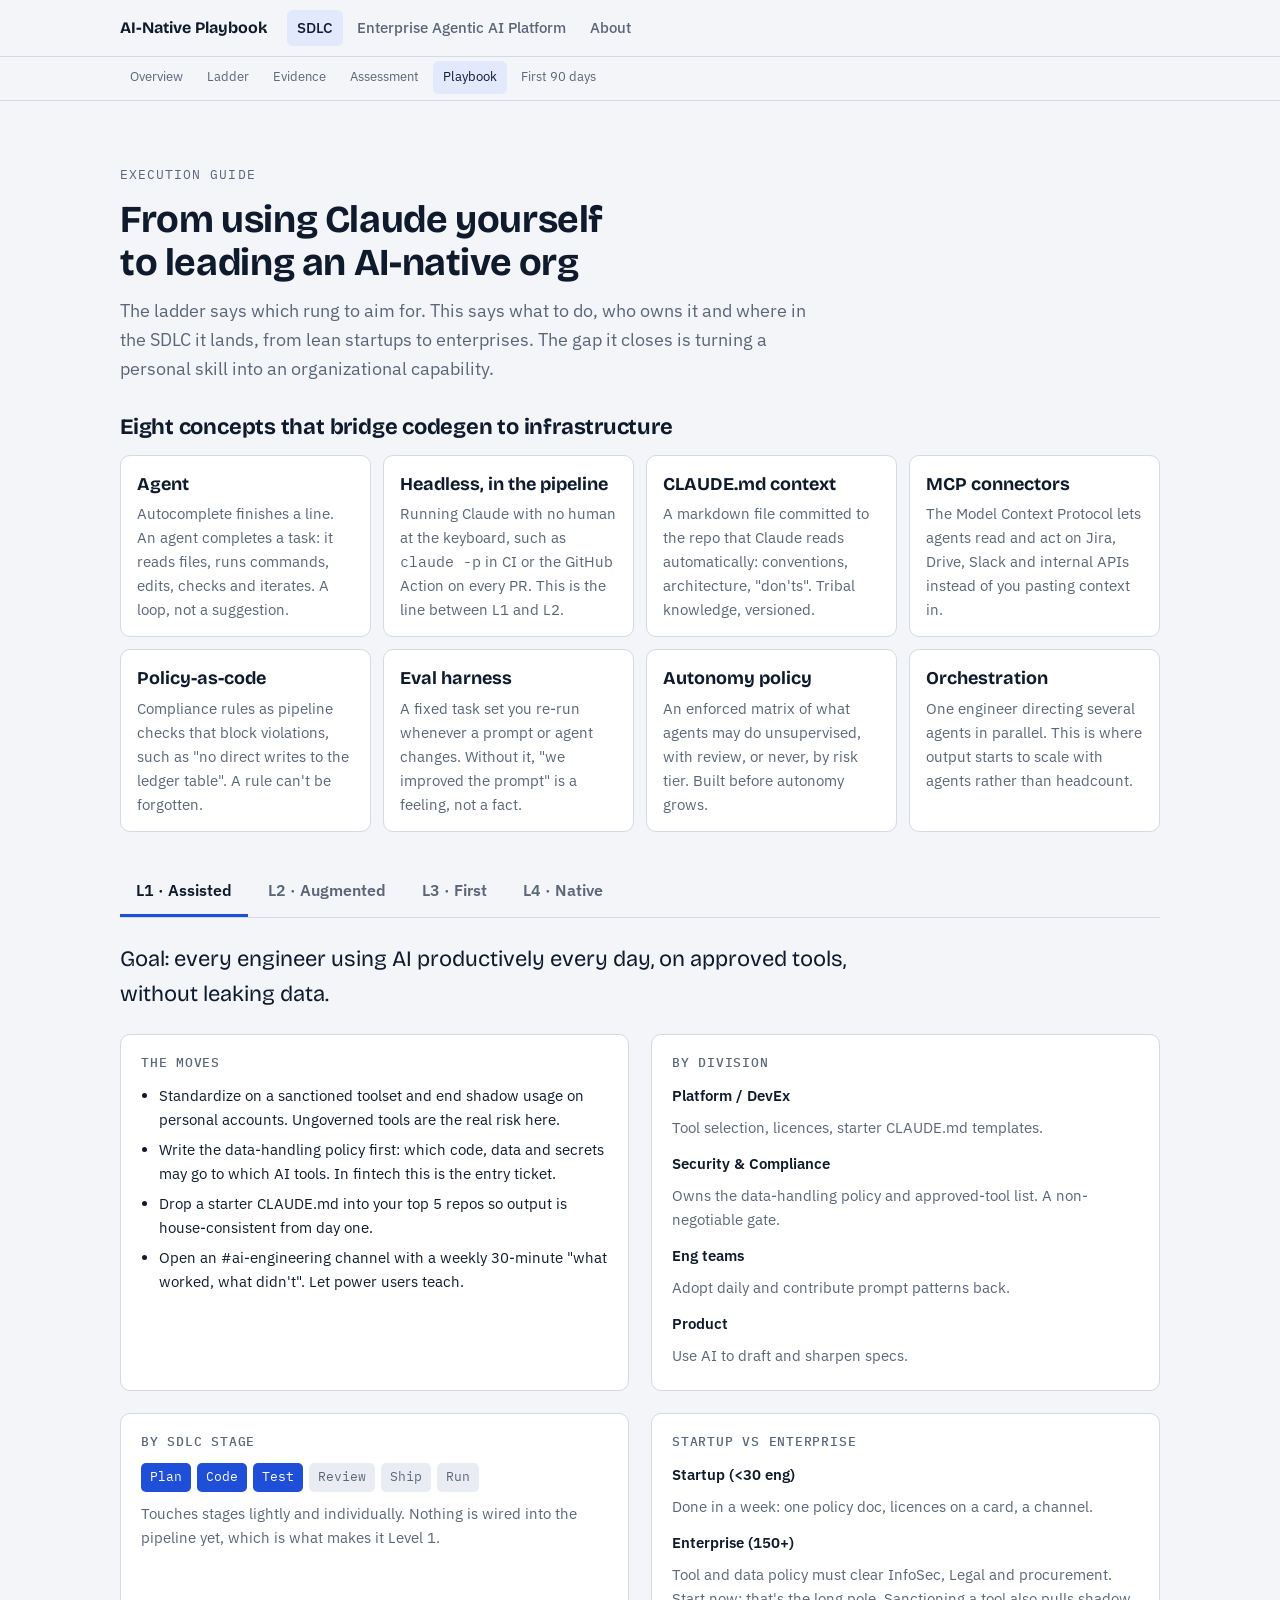
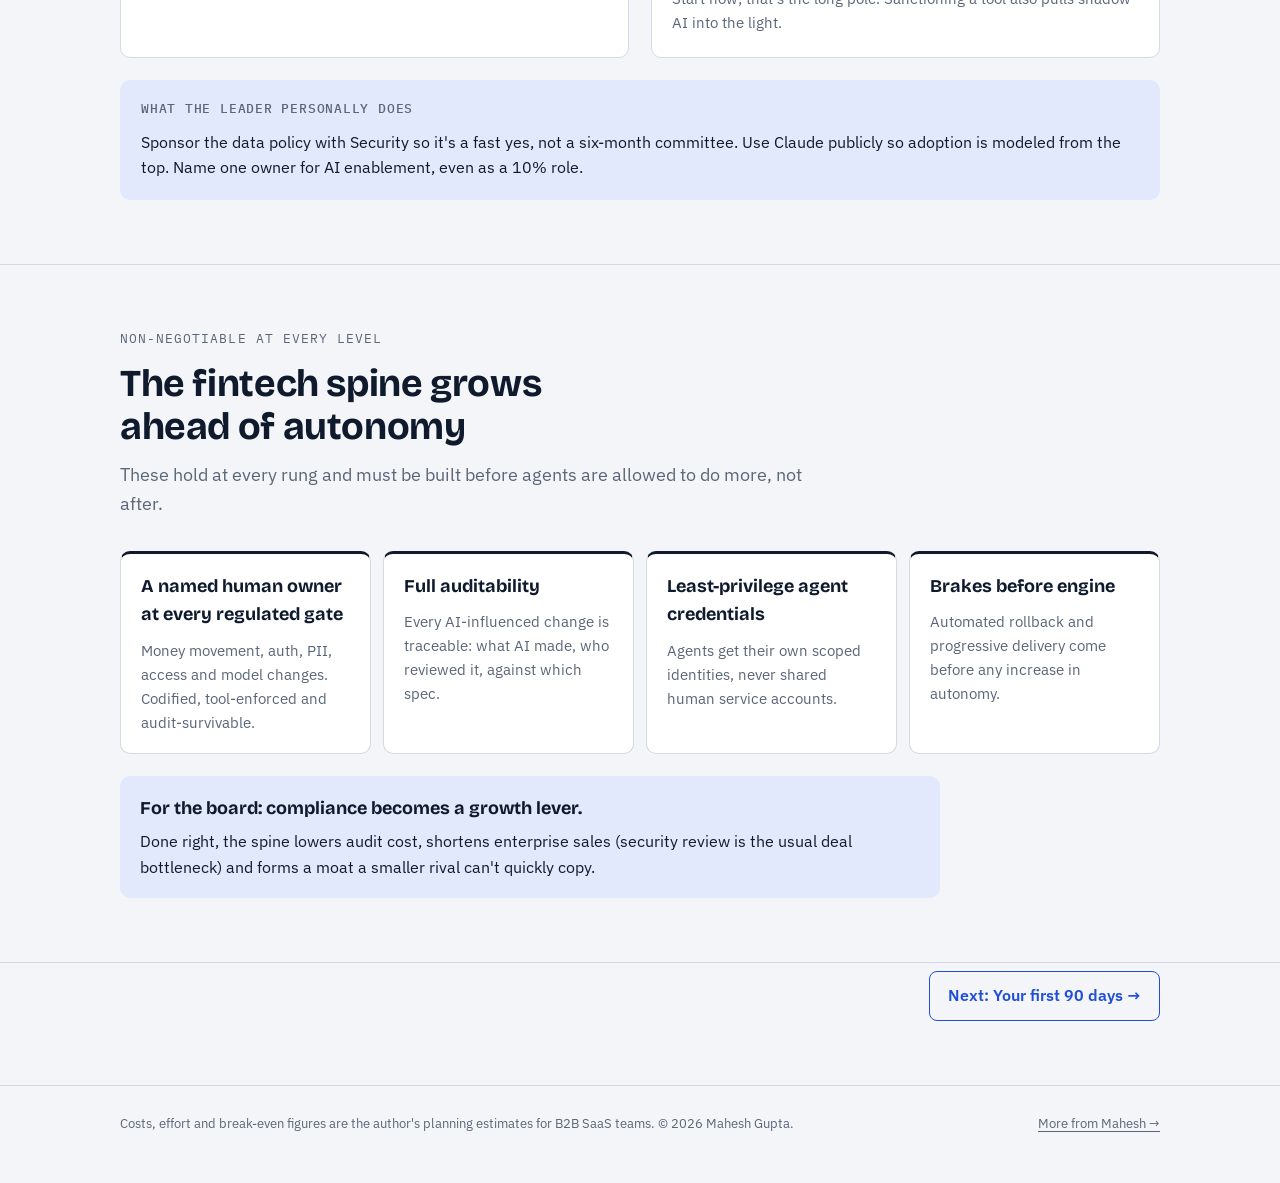
<file: playbook.html>
<!doctype html>
<html lang="en">
<head>
<meta charset="utf-8">
<meta name="viewport" content="width=device-width, initial-scale=1, viewport-fit=cover">
<title>AI-Native Engineering Execution Guide, Level by Level</title>
<meta name="description" content="How to move an engineering org up the AI-native ladder: the moves, owners, SDLC stages and leadership actions for each level, plus the fintech guardrails that must grow ahead of autonomy.">
<meta name="author" content="Mahesh Gupta">
<link rel="canonical" href="https://pmaheshgupta.github.io/ai-native-engineering-playbook/playbook.html">
<meta property="og:type" content="website">
<meta property="og:site_name" content="AI-Native Engineering Playbook">
<meta property="og:title" content="AI-Native Engineering Execution Guide, Level by Level">
<meta property="og:description" content="How to move an engineering org up the AI-native ladder: the moves, owners, SDLC stages and leadership actions for each level, plus the fintech guardrails that must grow ahead of autonomy.">
<meta property="og:url" content="https://pmaheshgupta.github.io/ai-native-engineering-playbook/playbook.html">
<meta name="twitter:card" content="summary">
<link rel="preconnect" href="https://fonts.googleapis.com">
<link rel="preconnect" href="https://fonts.gstatic.com" crossorigin>
<link rel="stylesheet" href="https://fonts.googleapis.com/css2?family=Bricolage+Grotesque:opsz,wght@12..96,600;12..96,700&family=IBM+Plex+Sans:wght@400;500;600&family=IBM+Plex+Mono:wght@400;500&display=swap">
<link rel="stylesheet" href="styles.css">

</head>
<body>
<nav class="topnav" aria-label="Site">
  <div class="wrap">
    <a class="brand" href="./">AI-Native Playbook</a>
    <ul class="tracks"><li><a class="l" href="sdlc.html" aria-current="true">SDLC</a></li><li><a class="l" href="platform/">Enterprise Agentic AI Platform</a></li><li><a class="l" href="about.html">About</a></li></ul>
  </div>
  <div class="subnav"><div class="wrap"><ul aria-label="SDLC pages"><li><a class="l" href="sdlc.html">Overview</a></li><li><a class="l" href="ladder.html">Ladder</a></li><li><a class="l" href="evidence.html">Evidence</a></li><li><a class="l" href="assessment.html">Assessment</a></li><li><a class="l" href="playbook.html" aria-current="page">Playbook</a></li><li><a class="l" href="first-90-days.html">First 90 days</a></li></ul></div></div>
</nav>
<main id="main">
<section id="execute">
  <div class="wrap">
    <div class="head">
      <div class="eyebrow">Execution guide</div>
      <h2>From using Claude yourself to leading an AI-native org</h2>
      <p class="lede">The ladder says which rung to aim for. This says what to do, who owns it and where in the SDLC it lands, from lean startups to enterprises. The gap it closes is turning a personal skill into an organizational capability.</p>
    </div>
    <h3 style="margin-bottom:14px">Eight concepts that bridge codegen to infrastructure</h3>
    <div class="concepts">
      <div class="concept"><b>Agent</b><p>Autocomplete finishes a line. An agent completes a task: it reads files, runs commands, edits, checks and iterates. A loop, not a suggestion.</p></div>
      <div class="concept"><b>Headless, in the pipeline</b><p>Running Claude with no human at the keyboard, such as <span class="mono">claude -p</span> in CI or the GitHub Action on every PR. This is the line between L1 and L2.</p></div>
      <div class="concept"><b>CLAUDE.md context</b><p>A markdown file committed to the repo that Claude reads automatically: conventions, architecture, "don'ts". Tribal knowledge, versioned.</p></div>
      <div class="concept"><b>MCP connectors</b><p>The Model Context Protocol lets agents read and act on Jira, Drive, Slack and internal APIs instead of you pasting context in.</p></div>
      <div class="concept"><b>Policy-as-code</b><p>Compliance rules as pipeline checks that block violations, such as "no direct writes to the ledger table". A rule can't be forgotten.</p></div>
      <div class="concept"><b>Eval harness</b><p>A fixed task set you re-run whenever a prompt or agent changes. Without it, "we improved the prompt" is a feeling, not a fact.</p></div>
      <div class="concept"><b>Autonomy policy</b><p>An enforced matrix of what agents may do unsupervised, with review, or never, by risk tier. Built before autonomy grows.</p></div>
      <div class="concept"><b>Orchestration</b><p>One engineer directing several agents in parallel. This is where output starts to scale with agents rather than headcount.</p></div>
    </div>

    <div class="tabs" role="tablist" aria-label="Execution guide by level">
      <button class="tab" role="tab" id="t1" aria-controls="p1" aria-selected="true">L1 · Assisted</button>
      <button class="tab" role="tab" id="t2" aria-controls="p2" aria-selected="false" tabindex="-1">L2 · Augmented</button>
      <button class="tab" role="tab" id="t3" aria-controls="p3" aria-selected="false" tabindex="-1">L3 · First</button>
      <button class="tab" role="tab" id="t4" aria-controls="p4" aria-selected="false" tabindex="-1">L4 · Native</button>
    </div>

    <div class="tpanel" role="tabpanel" id="p1" aria-labelledby="t1">
      <p class="goal">Goal: every engineer using AI productively every day, on approved tools, without leaking data.</p>
      <div class="pgrid">
        <div class="box"><h4>The moves</h4><ul>
          <li>Standardize on a sanctioned toolset and end shadow usage on personal accounts. Ungoverned tools are the real risk here.</li>
          <li>Write the data-handling policy first: which code, data and secrets may go to which AI tools. In fintech this is the entry ticket.</li>
          <li>Drop a starter CLAUDE.md into your top 5 repos so output is house-consistent from day one.</li>
          <li>Open an #ai-engineering channel with a weekly 30-minute "what worked, what didn't". Let power users teach.</li>
        </ul></div>
        <div class="box"><h4>By division</h4><dl>
          <dt>Platform / DevEx</dt><dd>Tool selection, licences, starter CLAUDE.md templates.</dd>
          <dt>Security &amp; Compliance</dt><dd>Owns the data-handling policy and approved-tool list. A non-negotiable gate.</dd>
          <dt>Eng teams</dt><dd>Adopt daily and contribute prompt patterns back.</dd>
          <dt>Product</dt><dd>Use AI to draft and sharpen specs.</dd>
        </dl></div>
        <div class="box"><h4>By SDLC stage</h4><div class="sdlc"><span class="on">Plan</span><span class="on">Code</span><span class="on">Test</span><span>Review</span><span>Ship</span><span>Run</span></div><p style="font-size:.9375rem;color:var(--muted)">Touches stages lightly and individually. Nothing is wired into the pipeline yet, which is what makes it Level 1.</p></div>
        <div class="box"><h4>Startup vs enterprise</h4><dl>
          <dt>Startup (&lt;30 eng)</dt><dd>Done in a week: one policy doc, licences on a card, a channel.</dd>
          <dt>Enterprise (150+)</dt><dd>Tool and data policy must clear InfoSec, Legal and procurement. Start now; that's the long pole. Sanctioning a tool also pulls shadow AI into the light.</dd>
        </dl></div>
      </div>
      <div class="box you"><h4>What the leader personally does</h4><p>Sponsor the data policy with Security so it's a fast yes, not a six-month committee. Use Claude publicly so adoption is modeled from the top. Name one owner for AI enablement, even as a 10% role.</p></div>
    </div>

    <div class="tpanel" role="tabpanel" id="p2" aria-labelledby="t2" hidden>
      <p class="goal">Goal: AI woven into shared workflows and CI, with a verification spine and real measurement. The team's throughput moves, not just individuals'.</p>
      <div class="pgrid">
        <div class="box"><h4>The moves</h4><ul>
          <li>AI review on 100% of PRs via the GitHub Action or <span class="mono">claude -p</span> in CI: bugs, spec conformance and security smells before a human looks.</li>
          <li>Promote CLAUDE.md to maintained shared context per repo or domain, plus a library of team-standard tasks.</li>
          <li>Test generation with every change, human-reviewed on risk paths.</li>
          <li>Policy-as-code gates on money-movement, auth and PII paths. A violating change cannot merge.</li>
          <li>Instrument the baseline: cycle time p50/p75, review-queue wait, change-failure rate, escape rate.</li>
          <li>Route sensitive diffs to mandatory human review with CODEOWNERS.</li>
        </ul></div>
        <div class="box"><h4>By division</h4><dl>
          <dt>Platform / DevEx</dt><dd>CI integration, shared-context infra, prompt library, dashboards. A dedicated platform owner becomes essential here.</dd>
          <dt>Security &amp; Compliance</dt><dd>Policy-as-code rules and CODEOWNERS routing for regulated diffs.</dd>
          <dt>Eng teams</dt><dd>Adopt the pipeline, review AI-generated tests, feed review misses back into prompts.</dd>
          <dt>Data / Infra</dt><dd>The telemetry pipeline for the metrics.</dd>
          <dt>Product</dt><dd>Structured, testable specs so acceptance criteria map to tests.</dd>
        </dl></div>
        <div class="box"><h4>By SDLC stage</h4><div class="sdlc"><span class="on">Plan</span><span class="on">Code</span><span class="on">Test</span><span class="on">Review</span><span class="on">Ship</span><span>Run</span></div><ul>
          <li>Plan: AI-drafted, human-signed specs.</li><li>Code: scaffold-from-spec as a shared recipe.</li><li>Test: AI-generated tests and fuzzing as standard.</li><li>Review: AI first pass on every PR; humans shift to judgment.</li><li>Ship: policy-as-code gates in the pipeline.</li><li>Run is usually the next frontier, not needed to claim L2.</li></ul></div>
        <div class="box"><h4>Startup vs enterprise</h4><dl>
          <dt>Startup</dt><dd>A 2–3 person platform squad for about two quarters. Favor PR review, CLAUDE.md and policy-as-code over completeness.</dd>
          <dt>Enterprise</dt><dd>The hard part is standardizing across divisions with their own pipelines. Run it as an internal platform product with 2–3 pilot divisions, prove the metrics, then template it.</dd>
        </dl></div>
      </div>
      <div class="box you"><h4>What the leader personally does</h4><p>Fund the platform squad and protect it from feature work. Set the rule that separates Augmented from chaos: <b>change-failure rate stays flat while cycle time drops.</b> Budget for an early dip: DORA's 2026 research finds productivity usually falls before it rises. Take the measured before-and-after uplift to peers and the board. Below ~15 engineers this level often won't pay back; staying at L1 is then the disciplined choice.</p></div>
    </div>

    <div class="tpanel" role="tabpanel" id="p3" aria-labelledby="t3" hidden>
      <p class="goal">Goal: most work starts with AI, agents run multi-step tasks with checkpoints, and workflows are genuinely redesigned around AI.</p>
      <div class="pgrid">
        <div class="box"><h4>The moves</h4><ul>
          <li>Redesign one flagship workflow AI-first. The test: a step disappears or fundamentally changes, such as review moving from style nits to spec conformance.</li>
          <li>Agents on multi-step tasks (ticket → branch → code → tests → PR) with defined human checkpoints, using MCP to read Jira and design docs.</li>
          <li>Machine-actionable specs an agent can execute without human translation.</li>
          <li>Update the career ladder to reward AI-leveraged outcomes and verification quality, not hand-written lines of code.</li>
        </ul></div>
        <div class="box"><h4>By division</h4><dl>
          <dt>Platform / DevEx</dt><dd>Agent workflows, MCP connectors, orchestration patterns.</dd>
          <dt>Eng teams / EMs</dt><dd>The workflow redesign itself, and retraining review habits from nits to architecture.</dd>
          <dt>Security &amp; Compliance</dt><dd>Deeper guardrails to permit more autonomy safely; regulated gates stay human-owned.</dd>
          <dt>Product</dt><dd>Owns machine-actionable specs as the upstream contract.</dd>
          <dt>People + leadership</dt><dd>The career-ladder and performance-model change.</dd>
        </dl></div>
        <div class="box"><h4>By SDLC stage</h4><div class="sdlc"><span class="on">Plan</span><span class="on">Code</span><span class="on">Test</span><span class="on">Review</span><span class="on">Ship</span><span>Run</span></div><p style="font-size:.9375rem;color:var(--muted)">AI drafts across Plan, Code, Test and Review while humans steer. Ship and Run tighten their guardrails to handle the faster flow.</p></div>
        <div class="box"><h4>Startup vs enterprise</h4><dl>
          <dt>Startup</dt><dd>No legacy process to unwind, so workflows can be redesigned in weeks. The risk is skipping the L2 verification spine.</dd>
          <dt>Enterprise</dt><dd>Change management, not procurement. Governance, audit expectations and division politics are the real work. Expect quarters, not weeks.</dd>
        </dl></div>
      </div>
      <div class="box you"><h4>What the leader personally does</h4><p>This level lives or dies on leadership. Own the operating-model shift and the career-ladder change; no platform team can do that for you. Say it repeatedly: AI-first means humans move up to judgment, not out.</p></div>
    </div>

    <div class="tpanel" role="tabpanel" id="p4" aria-labelledby="t4" hidden>
      <p class="goal">Goal: agents own workflows end to end within enforced guardrails, humans orchestrate and verify, and output scales with agent capacity.</p>
      <div class="pgrid">
        <div class="box"><h4>The moves</h4><ul>
          <li>An eval harness that measures AI output quality over time. AI workflows are now managed as products.</li>
          <li>A published, enforced autonomy policy by risk tier: unsupervised, review-required, human-only.</li>
          <li>Scoped, least-privilege agent credentials. Never shared human accounts; every action logged and attributable.</li>
          <li>Redesign the org: fewer, more senior engineers orchestrating agents, QA reframed as verification design, hiring plans that read "hire 2 plus agent capacity".</li>
        </ul></div>
        <div class="box"><h4>By division</h4><dl>
          <dt>Platform / DevEx</dt><dd>Evals, orchestration platform, autonomy enforcement, agent identity and access.</dd>
          <dt>Security &amp; Compliance</dt><dd>Agent IAM, continuous audit trails, enforced regulated gates.</dd>
          <dt>Data / Infra</dt><dd>Observability and the compute agents run on.</dd>
          <dt>Eng leadership</dt><dd>Roles, ratios and the hiring model.</dd>
          <dt>Finance / Ops</dt><dd>Capacity-based planning instead of headcount-based.</dd>
        </dl></div>
        <div class="box"><h4>By SDLC stage</h4><div class="sdlc"><span class="on">Plan</span><span class="on">Code</span><span class="on">Test</span><span class="on">Review</span><span class="on">Ship</span><span class="on">Run</span></div><p style="font-size:.9375rem;color:var(--muted)">Run is now included: AI detects and triages incidents, drafts RCAs and remediates known issues within guardrails. Humans keep incident command.</p></div>
        <div class="box"><h4>Startup vs enterprise</h4><dl>
          <dt>Startup</dt><dd>A frontier you approach. A small elite team on greenfield systems may genuinely operate here.</dd>
          <dt>Enterprise</dt><dd>A multi-year program. For most, moving decisively through L3 is the honest near-term ambition.</dd>
        </dl></div>
      </div>
      <div class="box you"><h4>What the leader personally does</h4><p>Treat it as company strategy, not an engineering initiative. It changes cost structure, hiring and competitive posture, so it belongs in board conversations. The job becomes governing the system: evals, autonomy limits, and where humans must stay.</p></div>
    </div>
  </div>
</section>
<section id="spine">
  <div class="wrap">
    <div class="head">
      <div class="eyebrow">Non-negotiable at every level</div>
      <h2>The fintech spine grows ahead of autonomy</h2>
      <p class="lede">These hold at every rung and must be built before agents are allowed to do more, not after.</p>
    </div>
    <div class="spine">
      <div class="box"><b>A named human owner at every regulated gate</b><p>Money movement, auth, PII, access and model changes. Codified, tool-enforced and audit-survivable.</p></div>
      <div class="box"><b>Full auditability</b><p>Every AI-influenced change is traceable: what AI made, who reviewed it, against which spec.</p></div>
      <div class="box"><b>Least-privilege agent credentials</b><p>Agents get their own scoped identities, never shared human service accounts.</p></div>
      <div class="box"><b>Brakes before engine</b><p>Automated rollback and progressive delivery come before any increase in autonomy.</p></div>
    </div>
    <div class="callout"><b>For the board: compliance becomes a growth lever.</b><span>Done right, the spine lowers audit cost, shortens enterprise sales (security review is the usual deal bottleneck) and forms a moat a smaller rival can't quickly copy.</span></div>
  </div>
</section>
<div class="wrap pager"><a class="btn ghost" href="first-90-days.html">Next: Your first 90 days →</a></div>
</main>
<footer><div class="wrap site-foot"><p>Costs, effort and break-even figures are the author's planning estimates for B2B SaaS teams. © 2026 Mahesh Gupta.</p><a href="https://pmaheshgupta.github.io/">More from Mahesh →</a></div></footer>
<script src="site.js" defer></script>
</body>
</html>
</file>
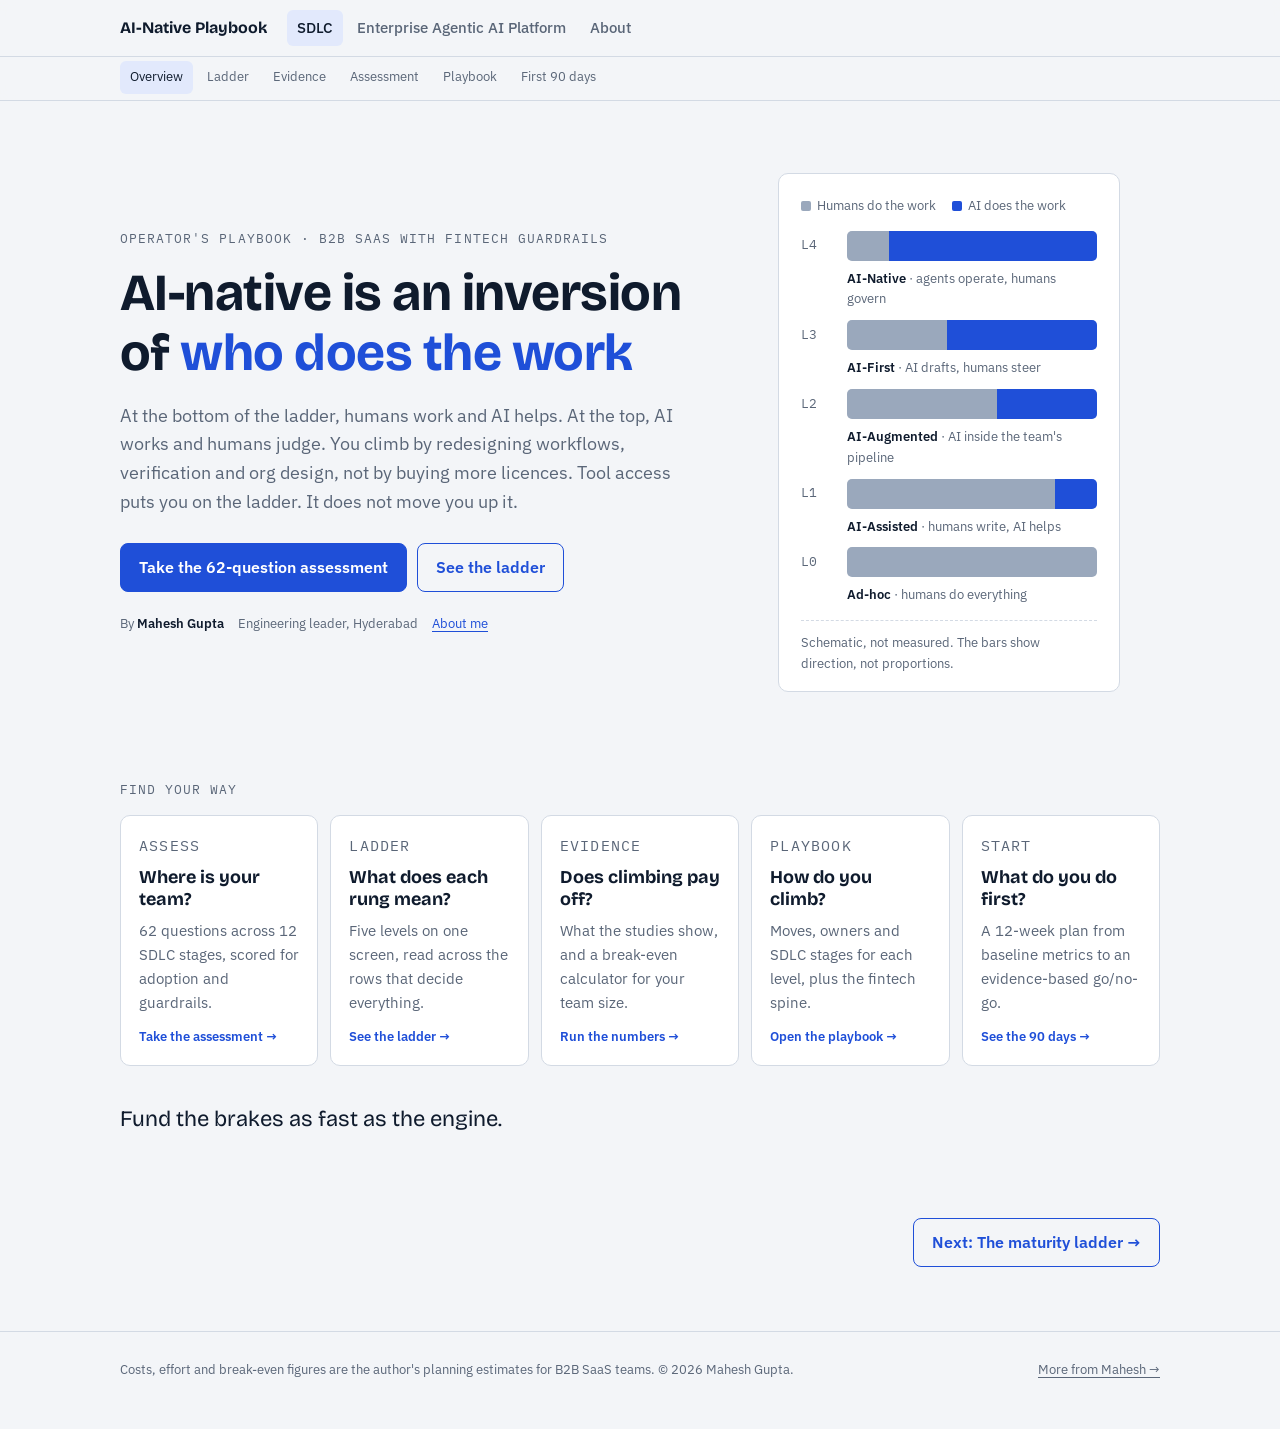
<file: sdlc.html>
<!doctype html>
<html lang="en">
<head>
<meta charset="utf-8">
<meta name="viewport" content="width=device-width, initial-scale=1, viewport-fit=cover">
<title>AI-Native Engineering Playbook: Maturity Model & Assessment</title>
<meta name="description" content="A practical playbook for engineering leaders moving from AI-assisted to AI-native software delivery in fintech: the maturity ladder, the evidence, a 62-question assessment and a level-by-level execution guide.">
<meta name="author" content="Mahesh Gupta">
<link rel="canonical" href="https://pmaheshgupta.github.io/ai-native-engineering-playbook/sdlc.html">
<meta property="og:type" content="website">
<meta property="og:site_name" content="AI-Native Engineering Playbook">
<meta property="og:title" content="AI-Native Engineering Playbook: Maturity Model & Assessment">
<meta property="og:description" content="A practical playbook for engineering leaders moving from AI-assisted to AI-native software delivery in fintech: the maturity ladder, the evidence, a 62-question assessment and a level-by-level execution guide.">
<meta property="og:url" content="https://pmaheshgupta.github.io/ai-native-engineering-playbook/sdlc.html">
<meta name="twitter:card" content="summary">
<link rel="preconnect" href="https://fonts.googleapis.com">
<link rel="preconnect" href="https://fonts.gstatic.com" crossorigin>
<link rel="stylesheet" href="https://fonts.googleapis.com/css2?family=Bricolage+Grotesque:opsz,wght@12..96,600;12..96,700&family=IBM+Plex+Sans:wght@400;500;600&family=IBM+Plex+Mono:wght@400;500&display=swap">
<link rel="stylesheet" href="styles.css">
<script type="application/ld+json">{"@context": "https://schema.org", "@type": "WebSite", "name": "AI-Native Engineering Playbook", "url": "https://pmaheshgupta.github.io/ai-native-engineering-playbook/", "description": "A practical playbook for engineering leaders moving from AI-assisted to AI-native software delivery in fintech: the maturity ladder, the evidence, a 62-question assessment and a level-by-level execution guide.", "author": {"@type": "Person", "name": "Mahesh Gupta", "url": "https://pmaheshgupta.github.io/", "sameAs": ["https://www.linkedin.com/in/mahesh-gupta-80359a14a", "https://github.com/pmaheshgupta"]}}</script>
</head>
<body>
<nav class="topnav" aria-label="Site">
  <div class="wrap">
    <a class="brand" href="./">AI-Native Playbook</a>
    <ul class="tracks"><li><a class="l" href="sdlc.html" aria-current="true">SDLC</a></li><li><a class="l" href="platform/">Enterprise Agentic AI Platform</a></li><li><a class="l" href="about.html">About</a></li></ul>
  </div>
  <div class="subnav"><div class="wrap"><ul aria-label="SDLC pages"><li><a class="l" href="sdlc.html" aria-current="page">Overview</a></li><li><a class="l" href="ladder.html">Ladder</a></li><li><a class="l" href="evidence.html">Evidence</a></li><li><a class="l" href="assessment.html">Assessment</a></li><li><a class="l" href="playbook.html">Playbook</a></li><li><a class="l" href="first-90-days.html">First 90 days</a></li></ul></div></div>
</nav>
<main id="main">
<header class="hero" id="top">
  <div class="wrap">
    <div>
      <div class="eyebrow">Operator's playbook · B2B SaaS with fintech guardrails</div>
      <h1>AI-native is an inversion of <em>who does the work</em></h1>
      <p class="lede">At the bottom of the ladder, humans work and AI helps. At the top, AI works and humans judge. You climb by redesigning workflows, verification and org design, not by buying more licences. Tool access puts you on the ladder. It does not move you up it.</p>
      <div class="ctas">
        <a class="btn primary" href="assessment.html">Take the 62-question assessment</a>
        <a class="btn ghost" href="ladder.html">See the ladder</a>
      </div>
      <div class="byline"><span>By <strong>Mahesh Gupta</strong></span><span>Engineering leader, Hyderabad</span><a href="about.html">About me</a></div>
    </div>
    <figure class="inv" aria-label="Schematic: the share of work done by AI grows from level 0 to level 4">
      <div class="inv-legend"><span><i style="background:var(--human)"></i>Humans do the work</span><span><i style="background:var(--ai)"></i>AI does the work</span></div>
      <div class="rungs">
        <div class="rung"><span class="lv">L0</span><div class="bar"><div class="h" style="flex:1"></div></div><div class="cap"><b>Ad-hoc</b> · humans do everything</div></div>
        <div class="rung"><span class="lv">L1</span><div class="bar"><div class="h" style="flex:5"></div><div class="a" style="flex:1"></div></div><div class="cap"><b>AI-Assisted</b> · humans write, AI helps</div></div>
        <div class="rung"><span class="lv">L2</span><div class="bar"><div class="h" style="flex:3"></div><div class="a" style="flex:2"></div></div><div class="cap"><b>AI-Augmented</b> · AI inside the team's pipeline</div></div>
        <div class="rung"><span class="lv">L3</span><div class="bar"><div class="h" style="flex:2"></div><div class="a" style="flex:3"></div></div><div class="cap"><b>AI-First</b> · AI drafts, humans steer</div></div>
        <div class="rung"><span class="lv">L4</span><div class="bar"><div class="h" style="flex:1"></div><div class="a" style="flex:5"></div></div><div class="cap"><b>AI-Native</b> · agents operate, humans govern</div></div>
      </div>
      <figcaption class="inv-foot">Schematic, not measured. The bars show direction, not proportions.</figcaption>
    </figure>
  </div>
</header>
<section id="home-map" class="homemap">
  <div class="wrap">
    <div class="eyebrow" style="margin-bottom:14px">Find your way</div>
    <div class="cards">
      <a class="card" href="assessment.html"><span class="card-k">Assess</span><b>Where is your team?</b><span>62 questions across 12 SDLC stages, scored for adoption and guardrails.</span><span class="go">Take the assessment →</span></a>
      <a class="card" href="ladder.html"><span class="card-k">Ladder</span><b>What does each rung mean?</b><span>Five levels on one screen, read across the rows that decide everything.</span><span class="go">See the ladder →</span></a>
      <a class="card" href="evidence.html"><span class="card-k">Evidence</span><b>Does climbing pay off?</b><span>What the studies show, and a break-even calculator for your team size.</span><span class="go">Run the numbers →</span></a>
      <a class="card" href="playbook.html"><span class="card-k">Playbook</span><b>How do you climb?</b><span>Moves, owners and SDLC stages for each level, plus the fintech spine.</span><span class="go">Open the playbook →</span></a>
      <a class="card" href="first-90-days.html"><span class="card-k">Start</span><b>What do you do first?</b><span>A 12-week plan from baseline metrics to an evidence-based go/no-go.</span><span class="go">See the 90 days →</span></a>
    </div>
    <p class="rule-line" style="margin-top:36px">Fund the brakes as fast as the engine.</p>
  </div>
</section>
<div class="wrap pager"><a class="btn ghost" href="ladder.html">Next: The maturity ladder →</a></div>
</main>
<footer><div class="wrap site-foot"><p>Costs, effort and break-even figures are the author's planning estimates for B2B SaaS teams. © 2026 Mahesh Gupta.</p><a href="https://pmaheshgupta.github.io/">More from Mahesh →</a></div></footer>
<script src="site.js" defer></script>
</body>
</html>
</file>
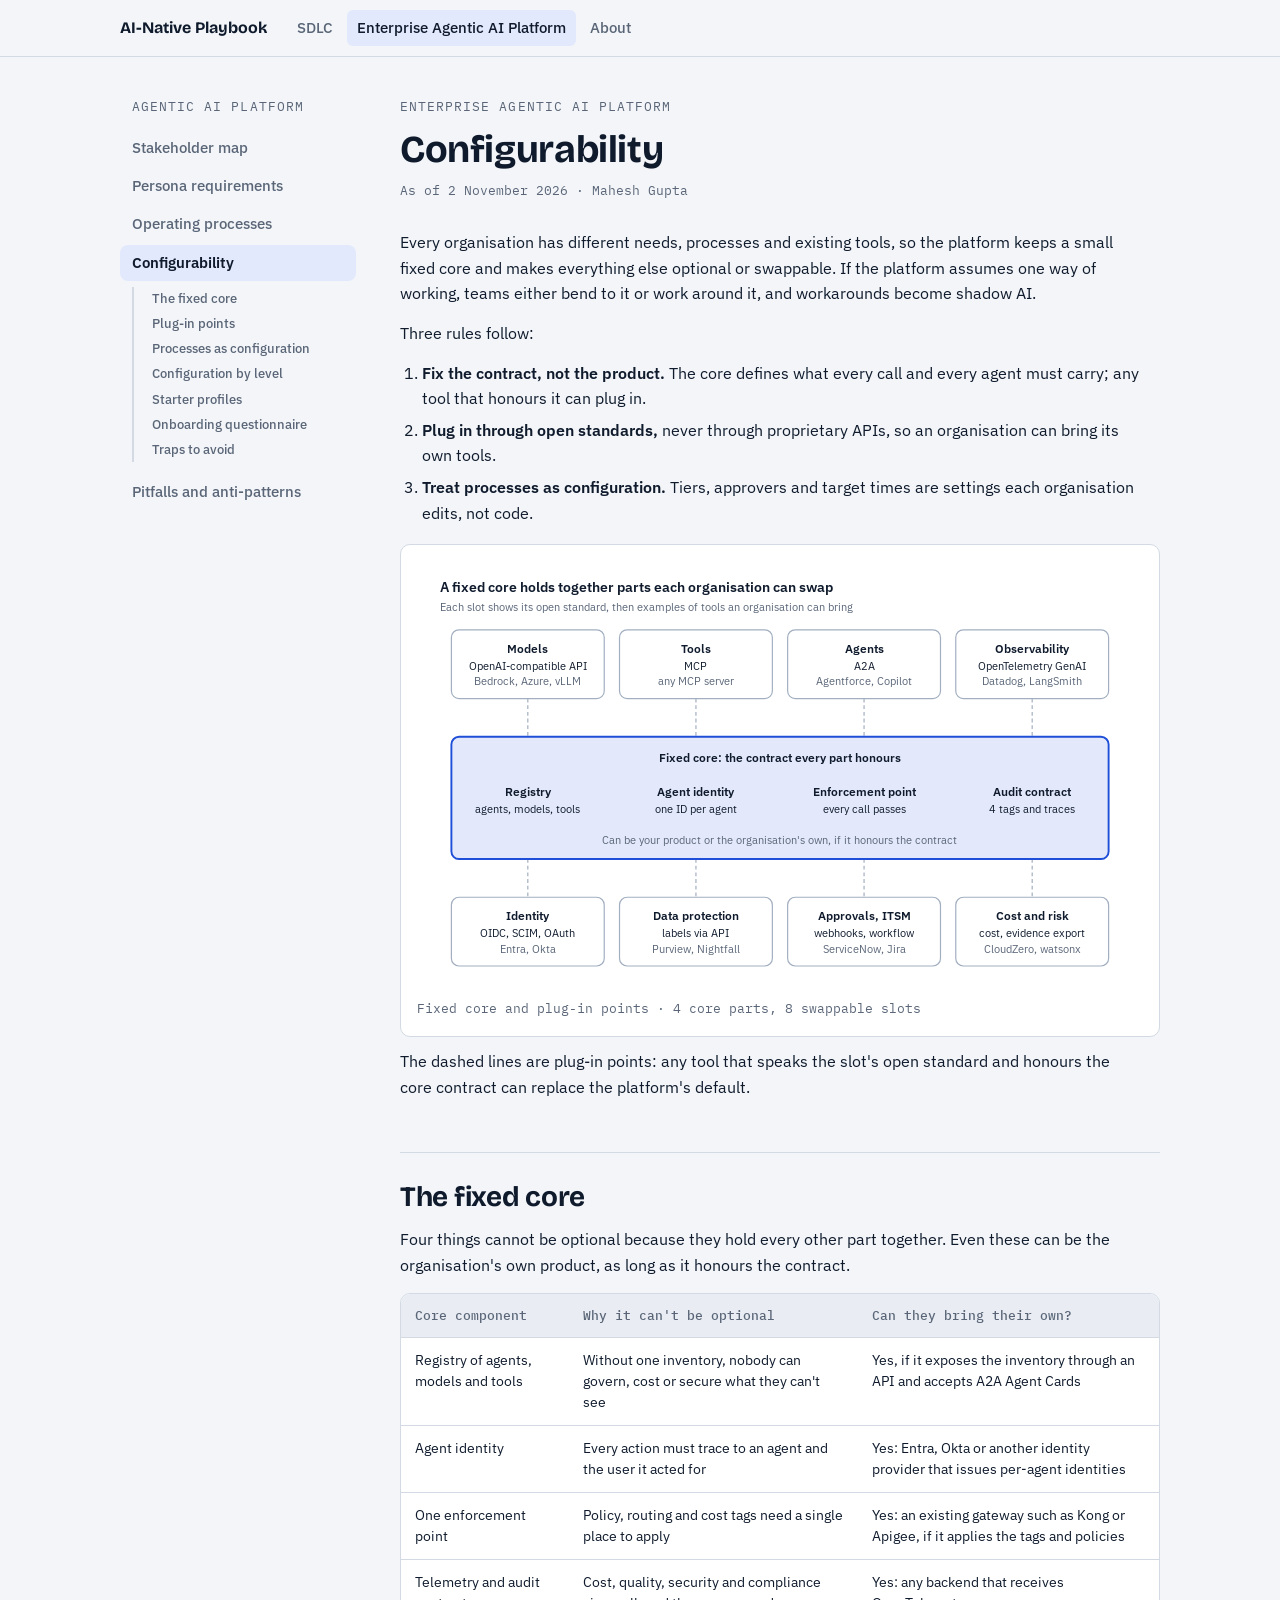
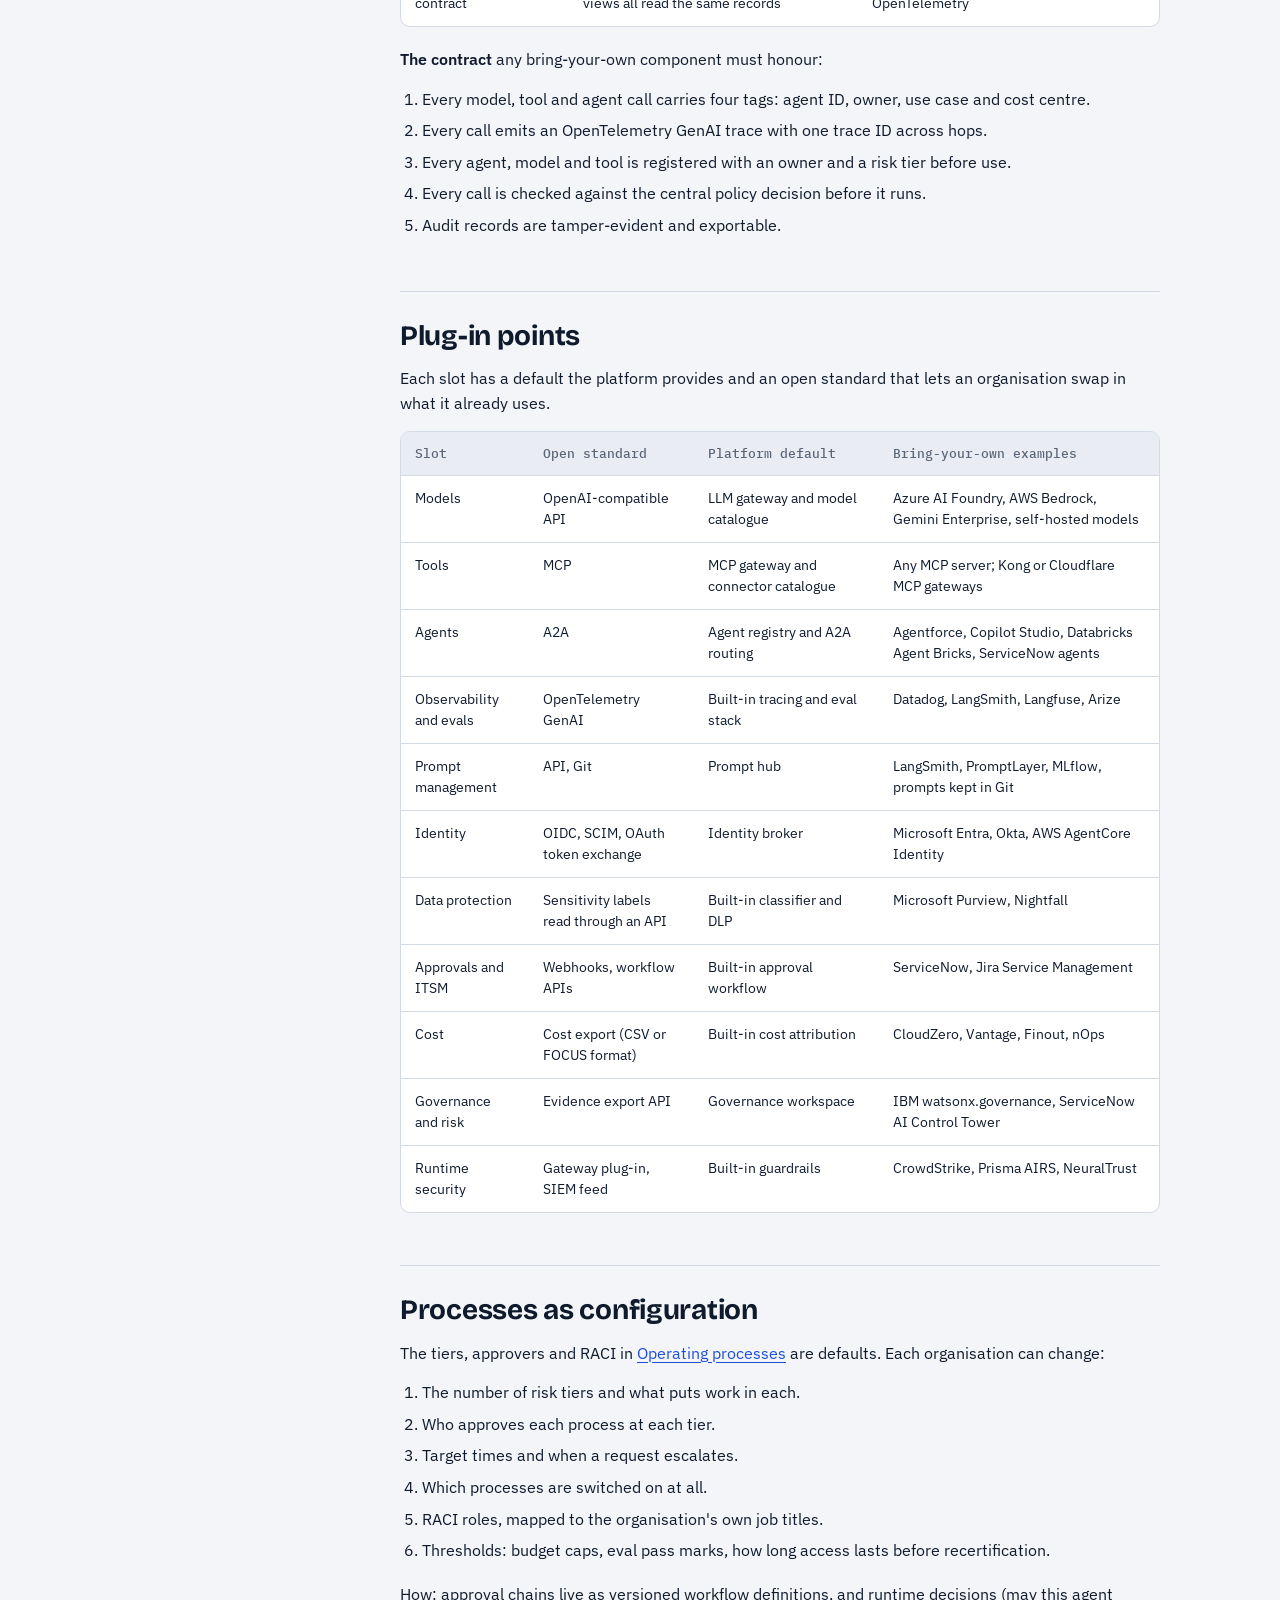
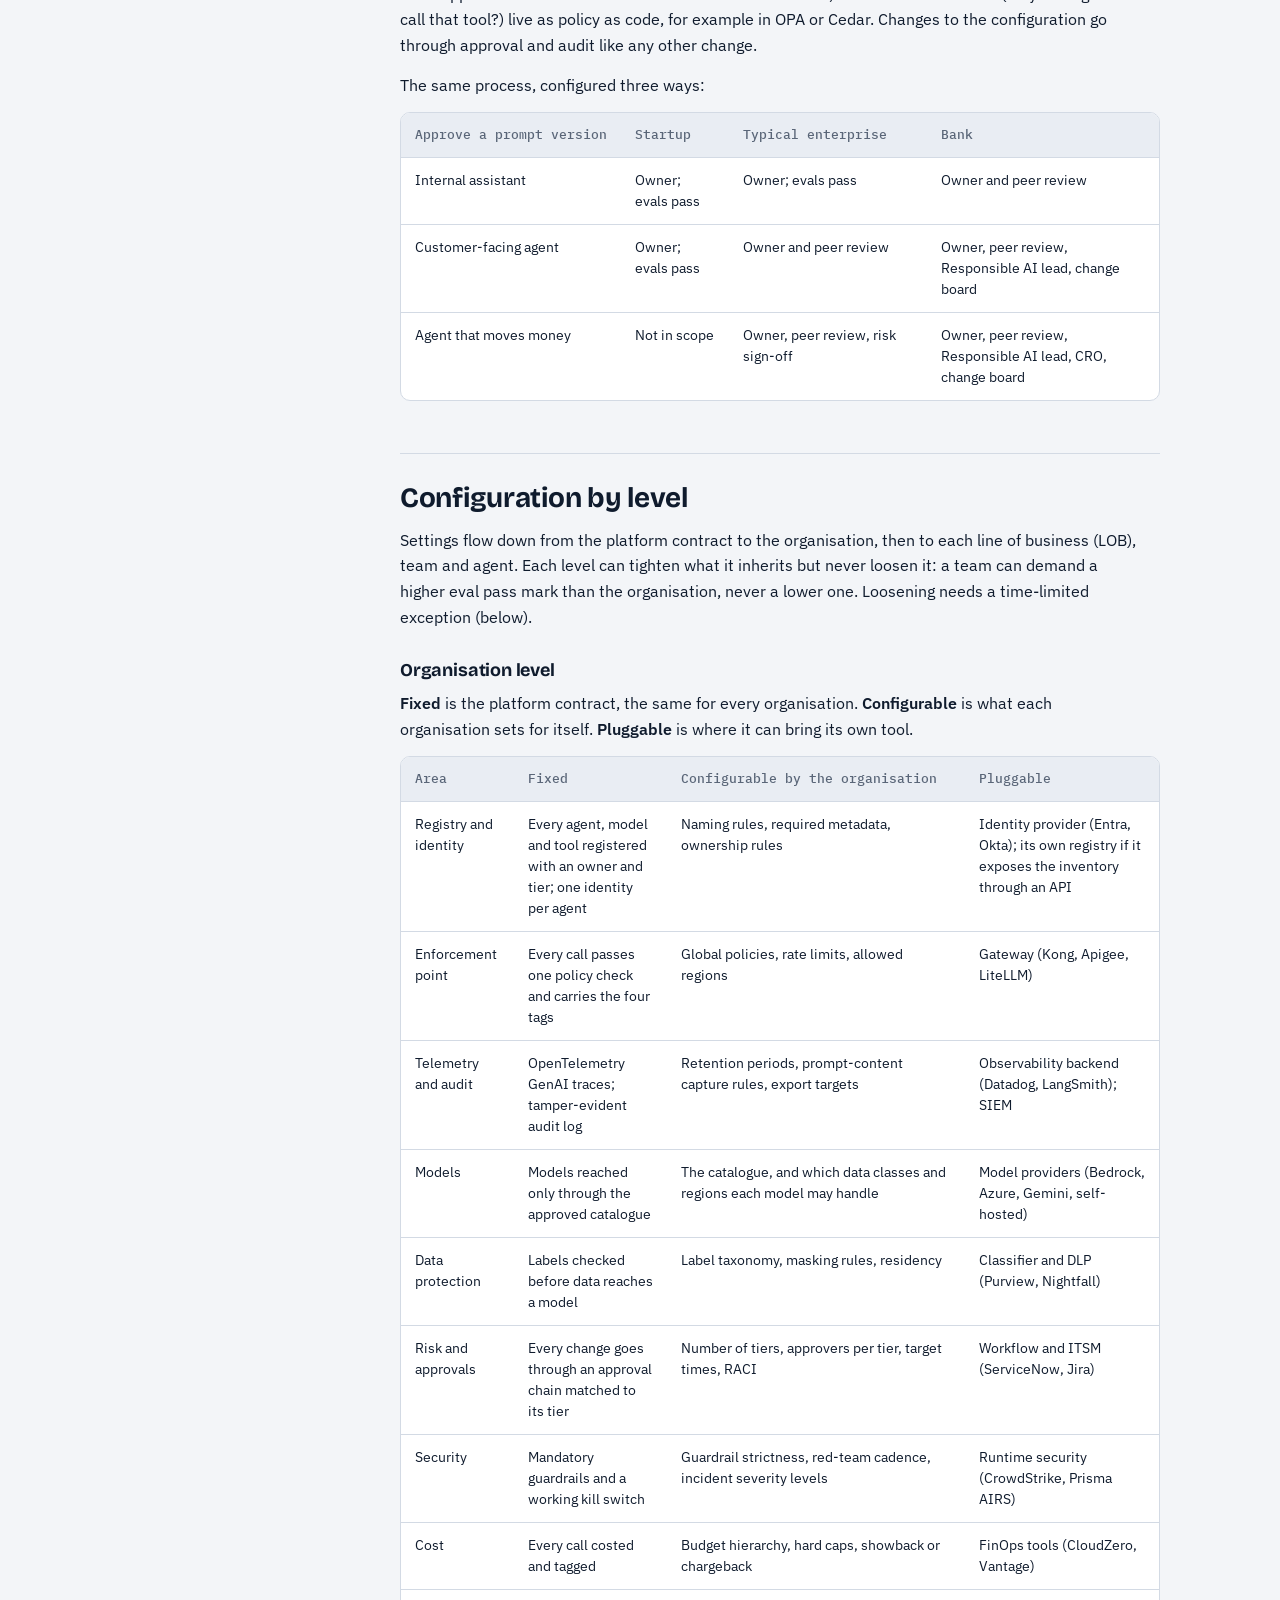
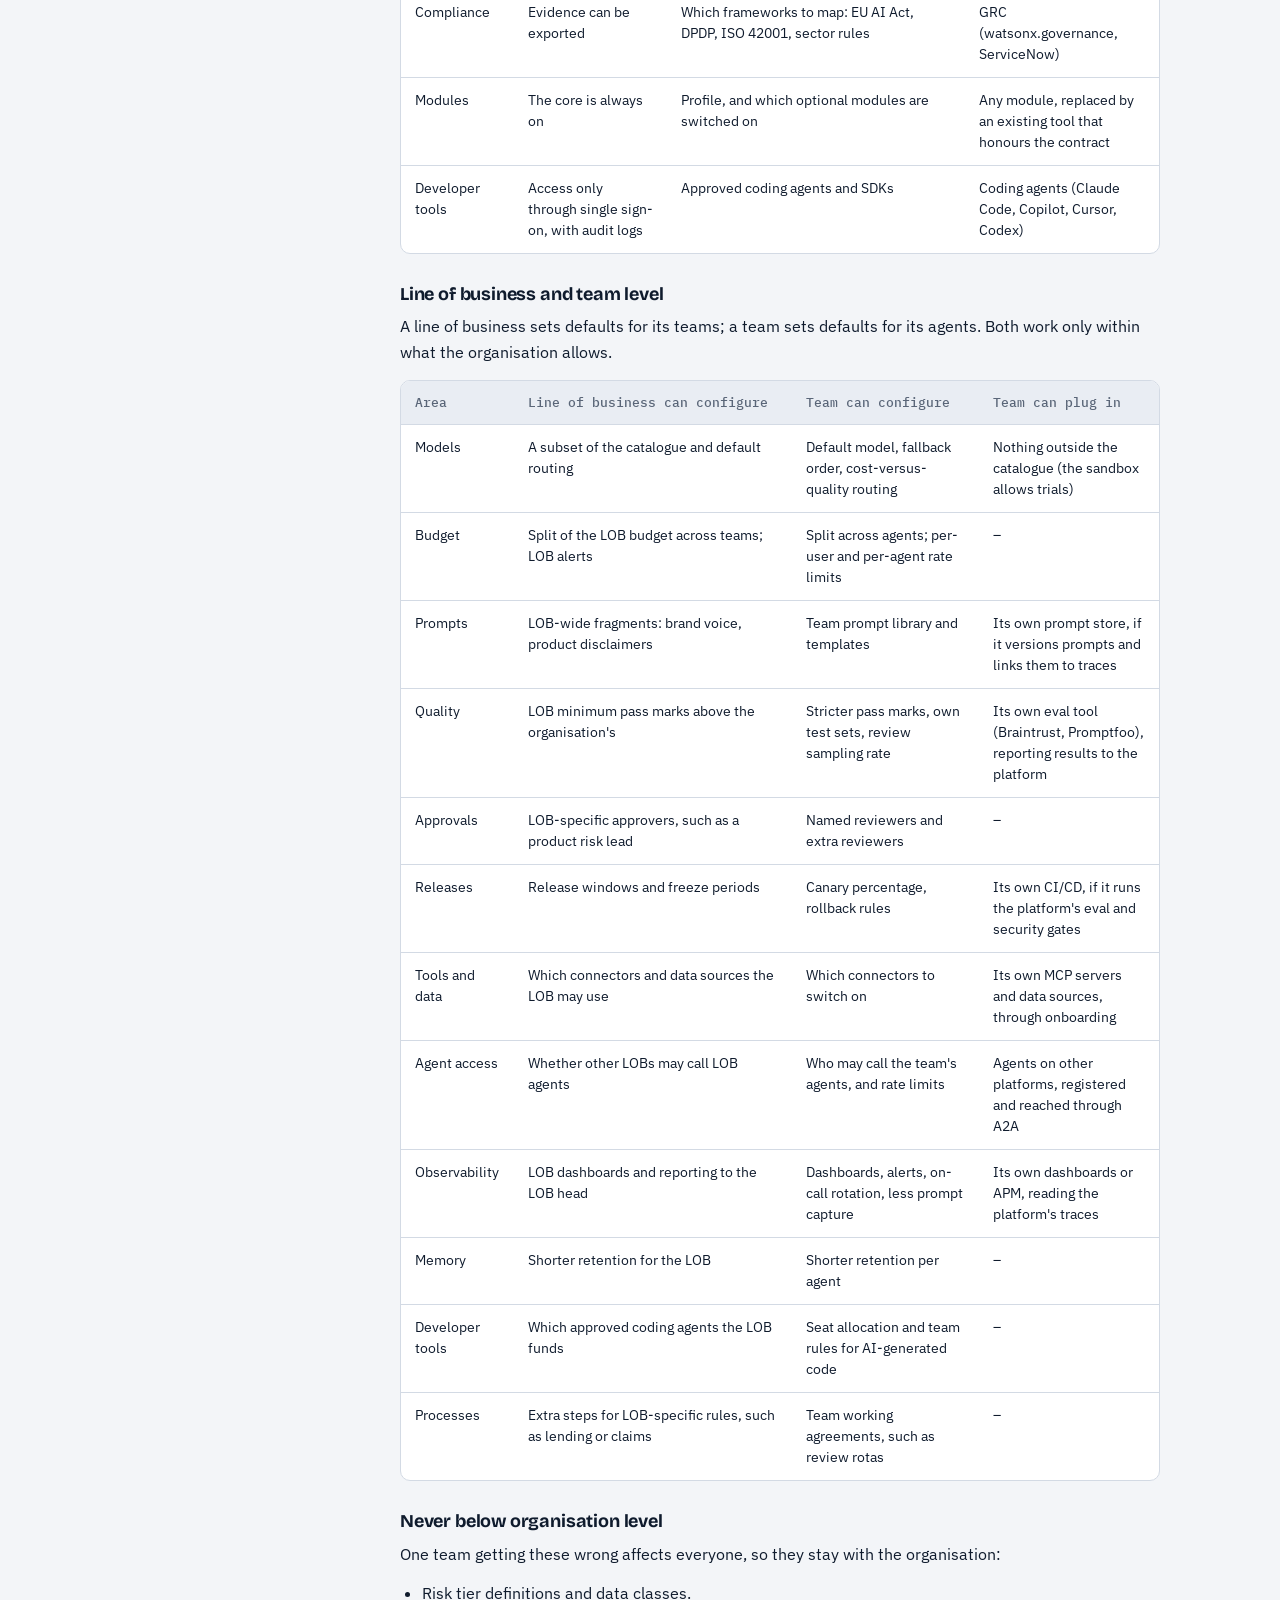
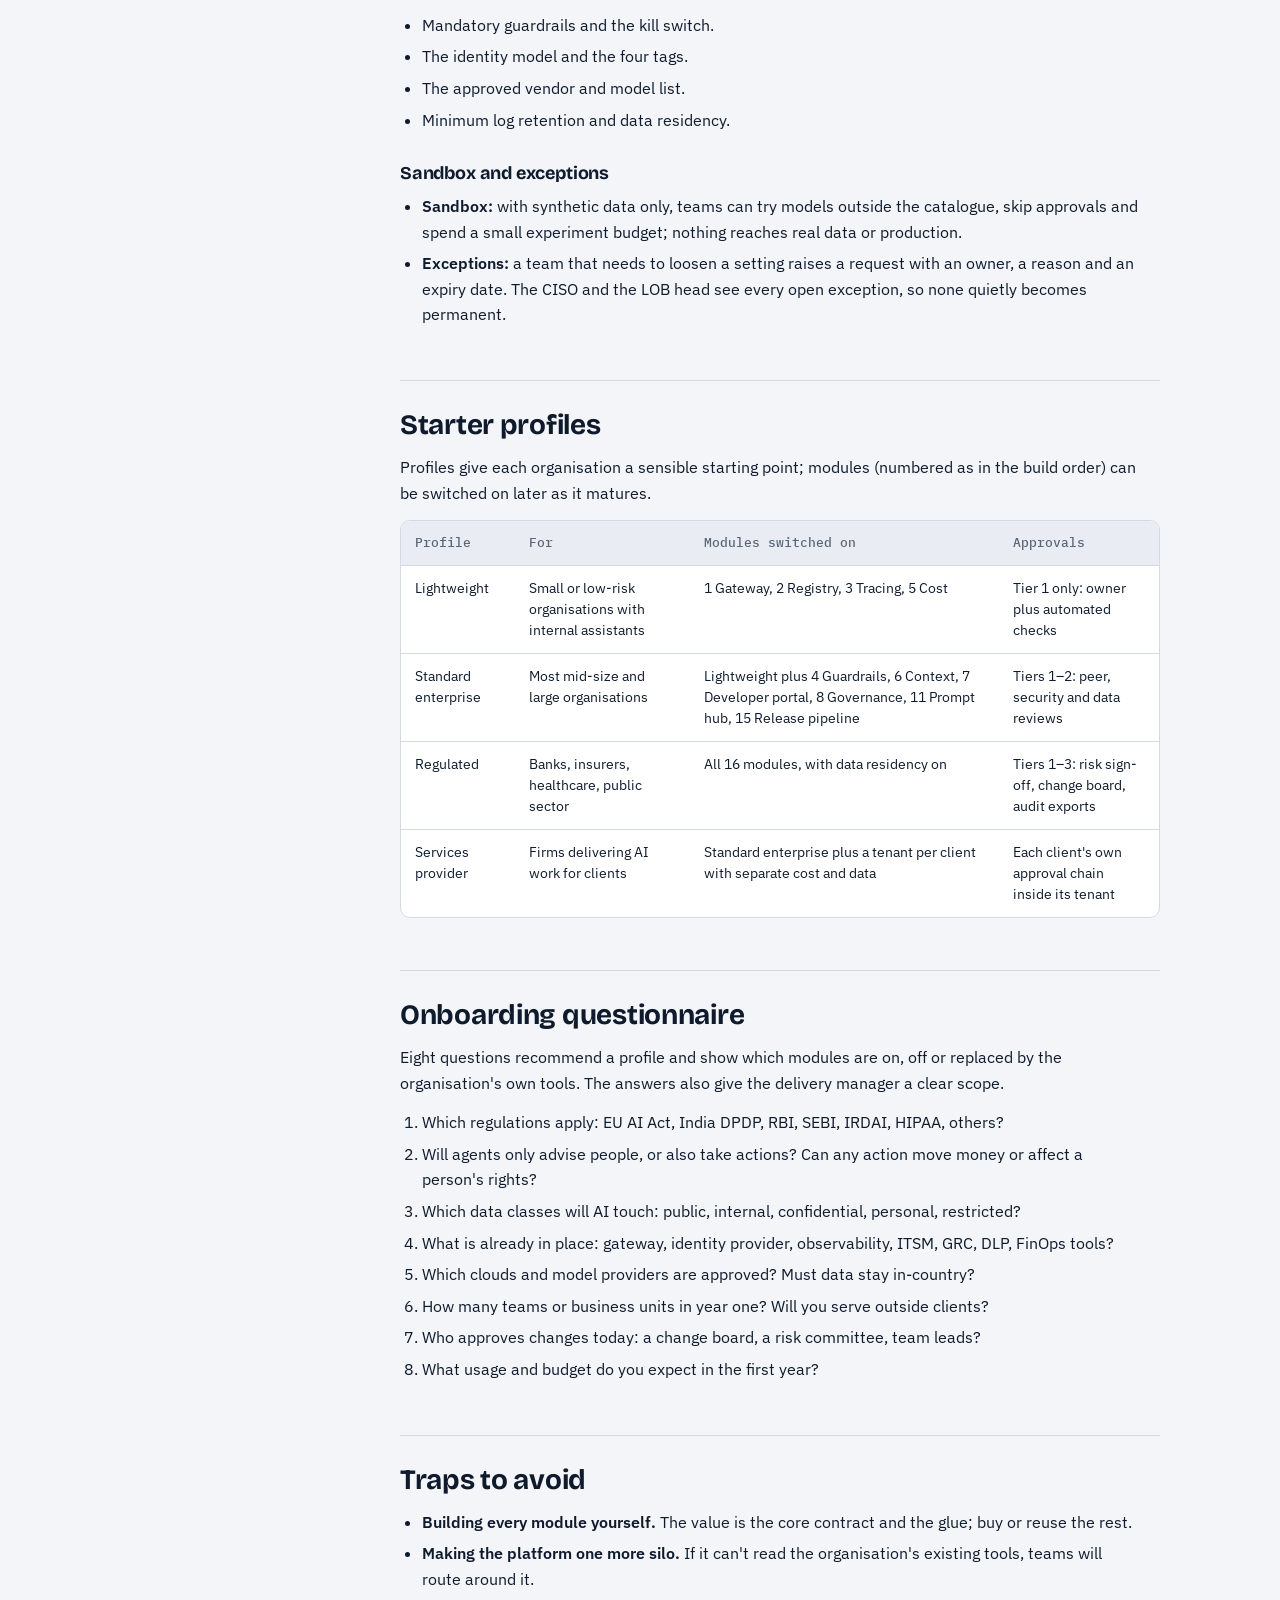
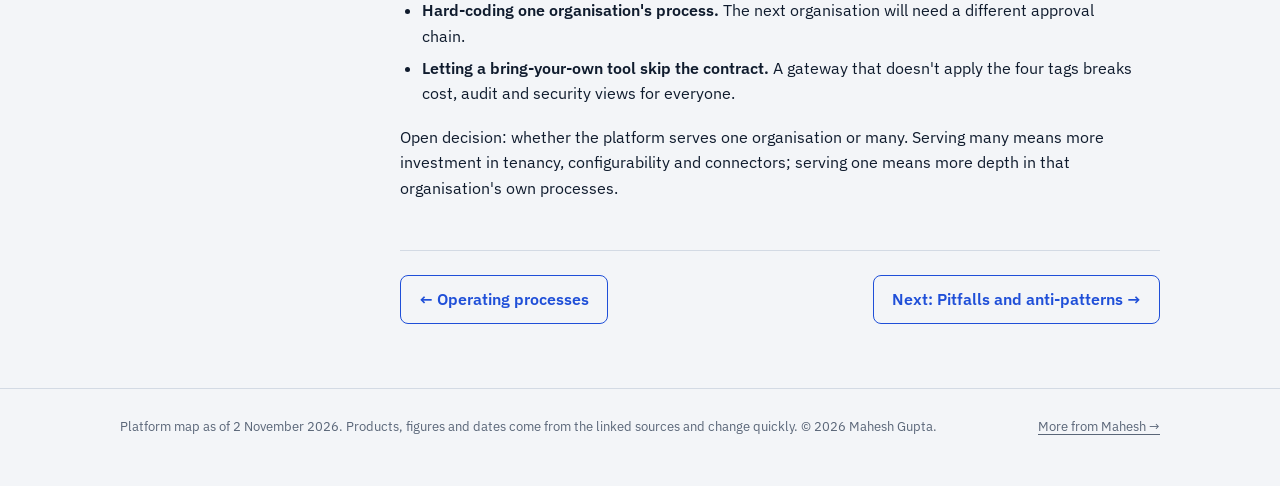
<file: platform/configurability.html>
<!doctype html>
<html lang="en">
<head>
<meta charset="utf-8">
<meta name="viewport" content="width=device-width, initial-scale=1, viewport-fit=cover">
<title>Enterprise Agentic AI Platform: Configurability</title>
<meta name="description" content="What is fixed, configurable and pluggable in an enterprise agentic AI platform, at organisation, line-of-business and team level, with starter profiles.">
<meta name="author" content="Mahesh Gupta">
<link rel="canonical" href="https://pmaheshgupta.github.io/ai-native-engineering-playbook/platform/configurability.html">
<meta property="og:type" content="website">
<meta property="og:site_name" content="AI-Native Playbook">
<meta property="og:title" content="Enterprise Agentic AI Platform: Configurability">
<meta property="og:description" content="What is fixed, configurable and pluggable in an enterprise agentic AI platform, at organisation, line-of-business and team level, with starter profiles.">
<meta property="og:url" content="https://pmaheshgupta.github.io/ai-native-engineering-playbook/platform/configurability.html">
<meta name="twitter:card" content="summary">
<link rel="preconnect" href="https://fonts.googleapis.com">
<link rel="preconnect" href="https://fonts.gstatic.com" crossorigin>
<link rel="stylesheet" href="https://fonts.googleapis.com/css2?family=Bricolage+Grotesque:opsz,wght@12..96,600;12..96,700&family=IBM+Plex+Sans:wght@400;500;600&family=IBM+Plex+Mono:wght@400;500&display=swap">
<link rel="stylesheet" href="../styles.css">

</head>
<body>
<nav class="topnav" aria-label="Site">
  <div class="wrap">
    <a class="brand" href="../">AI-Native Playbook</a>
    <ul class="tracks"><li><a class="l" href="../sdlc.html">SDLC</a></li><li><a class="l" href="../platform/" aria-current="true">Enterprise Agentic AI Platform</a></li><li><a class="l" href="../about.html">About</a></li></ul>
  </div>
</nav>
<main id="main">
<div class="wrap pf">
  <aside class="pf-side" aria-label="Enterprise Agentic AI Platform">
    <span class="eyebrow">Agentic AI Platform</span>
    <ul class="pf-tabs"><li><a href="index.html">Stakeholder map</a></li><li><a href="personas.html">Persona requirements</a></li><li><a href="processes.html">Operating processes</a></li><li><a href="configurability.html" aria-current="page">Configurability</a><ul class="pf-toc" aria-label="On this page"><li><a href="#the-fixed-core">The fixed core</a></li><li><a href="#plug-in-points">Plug-in points</a></li><li><a href="#processes-as-configuration">Processes as configuration</a></li><li><a href="#configuration-by-level">Configuration by level</a></li><li><a href="#starter-profiles">Starter profiles</a></li><li><a href="#onboarding-questionnaire">Onboarding questionnaire</a></li><li><a href="#traps-to-avoid">Traps to avoid</a></li></ul></li><li><a href="pitfalls.html">Pitfalls and anti-patterns</a></li></ul>
  </aside>
  <article class="doc">
    <div class="eyebrow">Enterprise Agentic AI Platform</div>
    <h1>Configurability</h1>
    <p class="asof">As of 2 November 2026 · Mahesh Gupta</p>

<p>Every organisation has different needs, processes and existing tools, so the platform keeps a small fixed core and makes everything else optional or swappable. If the platform assumes one way of working, teams either bend to it or work around it, and workarounds become shadow AI.</p>
<p>Three rules follow:</p>
<ol><li><p><strong>Fix the contract, not the product.</strong> The core defines what every call and every agent must carry; any tool that honours it can plug in.</p></li><li><p><strong>Plug in through open standards,</strong> never through proprietary APIs, so an organisation can bring its own tools.</p></li><li><p><strong>Treat processes as configuration.</strong> Tiers, approvers and target times are settings each organisation edits, not code.</p></li></ol>
<figure class="dg"><svg class="diagram" focusable="false" viewBox="0 0 760 448" role="img" aria-label="A fixed core holds together parts each organisation can swap" font-size="13"><text x="24" y="32" font-size="15" font-weight="600" fill="var(--ink)">A fixed core holds together parts each organisation can swap</text><text x="24" y="52" font-size="11.5" fill="var(--muted)">Each slot shows its open standard, then examples of tools an organisation can bring</text><g stroke="var(--diagram-line)" stroke-width="1.25" stroke-dasharray="4 3"><line x1="116" y1="144" x2="116" y2="184"></line><line x1="292" y1="144" x2="292" y2="184"></line><line x1="468" y1="144" x2="468" y2="184"></line><line x1="644" y1="144" x2="644" y2="184"></line><line x1="116" y1="312" x2="116" y2="352"></line><line x1="292" y1="312" x2="292" y2="352"></line><line x1="468" y1="312" x2="468" y2="352"></line><line x1="644" y1="312" x2="644" y2="352"></line></g><g><rect x="36" y="184" width="688" height="128" rx="8" fill="var(--accent)" fill-opacity="0.12" stroke="var(--accent)" stroke-width="2"></rect><text x="380" y="210" text-anchor="middle" font-weight="600" fill="var(--ink)">Fixed core: the contract every part honours</text><text x="116" y="246" text-anchor="middle" font-weight="600" fill="var(--ink)">Registry</text><text x="116" y="264" text-anchor="middle" font-size="11.5" fill="var(--ink)">agents, models, tools</text><text x="292" y="246" text-anchor="middle" font-weight="600" fill="var(--ink)">Agent identity</text><text x="292" y="264" text-anchor="middle" font-size="11.5" fill="var(--ink)">one ID per agent</text><text x="468" y="246" text-anchor="middle" font-weight="600" fill="var(--ink)">Enforcement point</text><text x="468" y="264" text-anchor="middle" font-size="11.5" fill="var(--ink)">every call passes</text><text x="644" y="246" text-anchor="middle" font-weight="600" fill="var(--ink)">Audit contract</text><text x="644" y="264" text-anchor="middle" font-size="11.5" fill="var(--ink)">4 tags and traces</text><text x="380" y="296" text-anchor="middle" font-size="11.5" fill="var(--muted)">Can be your product or the organisation's own, if it honours the contract</text></g><g><rect x="36" y="72" width="160" height="72" rx="8" fill="none" stroke="var(--diagram-line)" stroke-width="1.25"></rect><text x="116" y="96" text-anchor="middle" font-weight="600" fill="var(--ink)">Models</text><text x="116" y="114" text-anchor="middle" font-size="11.5" fill="var(--ink)">OpenAI-compatible API</text><text x="116" y="130" text-anchor="middle" font-size="11.5" fill="var(--muted)">Bedrock, Azure, vLLM</text></g><g><rect x="212" y="72" width="160" height="72" rx="8" fill="none" stroke="var(--diagram-line)" stroke-width="1.25"></rect><text x="292" y="96" text-anchor="middle" font-weight="600" fill="var(--ink)">Tools</text><text x="292" y="114" text-anchor="middle" font-size="11.5" fill="var(--ink)">MCP</text><text x="292" y="130" text-anchor="middle" font-size="11.5" fill="var(--muted)">any MCP server</text></g><g><rect x="388" y="72" width="160" height="72" rx="8" fill="none" stroke="var(--diagram-line)" stroke-width="1.25"></rect><text x="468" y="96" text-anchor="middle" font-weight="600" fill="var(--ink)">Agents</text><text x="468" y="114" text-anchor="middle" font-size="11.5" fill="var(--ink)">A2A</text><text x="468" y="130" text-anchor="middle" font-size="11.5" fill="var(--muted)">Agentforce, Copilot</text></g><g><rect x="564" y="72" width="160" height="72" rx="8" fill="none" stroke="var(--diagram-line)" stroke-width="1.25"></rect><text x="644" y="96" text-anchor="middle" font-weight="600" fill="var(--ink)">Observability</text><text x="644" y="114" text-anchor="middle" font-size="11.5" fill="var(--ink)">OpenTelemetry GenAI</text><text x="644" y="130" text-anchor="middle" font-size="11.5" fill="var(--muted)">Datadog, LangSmith</text></g><g><rect x="36" y="352" width="160" height="72" rx="8" fill="none" stroke="var(--diagram-line)" stroke-width="1.25"></rect><text x="116" y="376" text-anchor="middle" font-weight="600" fill="var(--ink)">Identity</text><text x="116" y="394" text-anchor="middle" font-size="11.5" fill="var(--ink)">OIDC, SCIM, OAuth</text><text x="116" y="410" text-anchor="middle" font-size="11.5" fill="var(--muted)">Entra, Okta</text></g><g><rect x="212" y="352" width="160" height="72" rx="8" fill="none" stroke="var(--diagram-line)" stroke-width="1.25"></rect><text x="292" y="376" text-anchor="middle" font-weight="600" fill="var(--ink)">Data protection</text><text x="292" y="394" text-anchor="middle" font-size="11.5" fill="var(--ink)">labels via API</text><text x="292" y="410" text-anchor="middle" font-size="11.5" fill="var(--muted)">Purview, Nightfall</text></g><g><rect x="388" y="352" width="160" height="72" rx="8" fill="none" stroke="var(--diagram-line)" stroke-width="1.25"></rect><text x="468" y="376" text-anchor="middle" font-weight="600" fill="var(--ink)">Approvals, ITSM</text><text x="468" y="394" text-anchor="middle" font-size="11.5" fill="var(--ink)">webhooks, workflow</text><text x="468" y="410" text-anchor="middle" font-size="11.5" fill="var(--muted)">ServiceNow, Jira</text></g><g><rect x="564" y="352" width="160" height="72" rx="8" fill="none" stroke="var(--diagram-line)" stroke-width="1.25"></rect><text x="644" y="376" text-anchor="middle" font-weight="600" fill="var(--ink)">Cost and risk</text><text x="644" y="394" text-anchor="middle" font-size="11.5" fill="var(--ink)">cost, evidence export</text><text x="644" y="410" text-anchor="middle" font-size="11.5" fill="var(--muted)">CloudZero, watsonx</text></g></svg><figcaption>Fixed core and plug-in points · 4 core parts, 8 swappable slots</figcaption></figure>
<p>The dashed lines are plug-in points: any tool that speaks the slot's open standard and honours the core contract can replace the platform's default.</p>
<h2 id="the-fixed-core">The fixed core</h2>
<p>Four things cannot be optional because they hold every other part together. Even these can be the organisation's own product, as long as it honours the contract.</p>
<div class="tscroll"><table><thead><tr><th>Core component</th><th>Why it can't be optional</th><th>Can they bring their own?</th></tr></thead><tbody><tr><td>Registry of agents, models and tools</td><td>Without one inventory, nobody can govern, cost or secure what they can't see</td><td>Yes, if it exposes the inventory through an API and accepts A2A Agent Cards</td></tr><tr><td>Agent identity</td><td>Every action must trace to an agent and the user it acted for</td><td>Yes: Entra, Okta or another identity provider that issues per-agent identities</td></tr><tr><td>One enforcement point</td><td>Policy, routing and cost tags need a single place to apply</td><td>Yes: an existing gateway such as Kong or Apigee, if it applies the tags and policies</td></tr><tr><td>Telemetry and audit contract</td><td>Cost, quality, security and compliance views all read the same records</td><td>Yes: any backend that receives OpenTelemetry</td></tr></tbody></table></div>
<p><strong>The contract</strong> any bring-your-own component must honour:</p>
<ol><li><p>Every model, tool and agent call carries four tags: agent ID, owner, use case and cost centre.</p></li><li><p>Every call emits an OpenTelemetry GenAI trace with one trace ID across hops.</p></li><li><p>Every agent, model and tool is registered with an owner and a risk tier before use.</p></li><li><p>Every call is checked against the central policy decision before it runs.</p></li><li><p>Audit records are tamper-evident and exportable.</p></li></ol>
<h2 id="plug-in-points">Plug-in points</h2>
<p>Each slot has a default the platform provides and an open standard that lets an organisation swap in what it already uses.</p>
<div class="tscroll"><table><thead><tr><th>Slot</th><th>Open standard</th><th>Platform default</th><th>Bring-your-own examples</th></tr></thead><tbody><tr><td>Models</td><td>OpenAI-compatible API</td><td>LLM gateway and model catalogue</td><td>Azure AI Foundry, AWS Bedrock, Gemini Enterprise, self-hosted models</td></tr><tr><td>Tools</td><td>MCP</td><td>MCP gateway and connector catalogue</td><td>Any MCP server; Kong or Cloudflare MCP gateways</td></tr><tr><td>Agents</td><td>A2A</td><td>Agent registry and A2A routing</td><td>Agentforce, Copilot Studio, Databricks Agent Bricks, ServiceNow agents</td></tr><tr><td>Observability and evals</td><td>OpenTelemetry GenAI</td><td>Built-in tracing and eval stack</td><td>Datadog, LangSmith, Langfuse, Arize</td></tr><tr><td>Prompt management</td><td>API, Git</td><td>Prompt hub</td><td>LangSmith, PromptLayer, MLflow, prompts kept in Git</td></tr><tr><td>Identity</td><td>OIDC, SCIM, OAuth token exchange</td><td>Identity broker</td><td>Microsoft Entra, Okta, AWS AgentCore Identity</td></tr><tr><td>Data protection</td><td>Sensitivity labels read through an API</td><td>Built-in classifier and DLP</td><td>Microsoft Purview, Nightfall</td></tr><tr><td>Approvals and ITSM</td><td>Webhooks, workflow APIs</td><td>Built-in approval workflow</td><td>ServiceNow, Jira Service Management</td></tr><tr><td>Cost</td><td>Cost export (CSV or FOCUS format)</td><td>Built-in cost attribution</td><td>CloudZero, Vantage, Finout, nOps</td></tr><tr><td>Governance and risk</td><td>Evidence export API</td><td>Governance workspace</td><td>IBM watsonx.governance, ServiceNow AI Control Tower</td></tr><tr><td>Runtime security</td><td>Gateway plug-in, SIEM feed</td><td>Built-in guardrails</td><td>CrowdStrike, Prisma AIRS, NeuralTrust</td></tr></tbody></table></div>
<h2 id="processes-as-configuration">Processes as configuration</h2>
<p>The tiers, approvers and RACI in <a href="processes.html">Operating processes</a> are defaults. Each organisation can change:</p>
<ol><li><p>The number of risk tiers and what puts work in each.</p></li><li><p>Who approves each process at each tier.</p></li><li><p>Target times and when a request escalates.</p></li><li><p>Which processes are switched on at all.</p></li><li><p>RACI roles, mapped to the organisation's own job titles.</p></li><li><p>Thresholds: budget caps, eval pass marks, how long access lasts before recertification.</p></li></ol>
<p>How: approval chains live as versioned workflow definitions, and runtime decisions (may this agent call that tool?) live as policy as code, for example in OPA or Cedar. Changes to the configuration go through approval and audit like any other change.</p>
<p>The same process, configured three ways:</p>
<div class="tscroll"><table><thead><tr><th>Approve a prompt version</th><th>Startup</th><th>Typical enterprise</th><th>Bank</th></tr></thead><tbody><tr><td>Internal assistant</td><td>Owner; evals pass</td><td>Owner; evals pass</td><td>Owner and peer review</td></tr><tr><td>Customer-facing agent</td><td>Owner; evals pass</td><td>Owner and peer review</td><td>Owner, peer review, Responsible AI lead, change board</td></tr><tr><td>Agent that moves money</td><td>Not in scope</td><td>Owner, peer review, risk sign-off</td><td>Owner, peer review, Responsible AI lead, CRO, change board</td></tr></tbody></table></div>
<h2 id="configuration-by-level">Configuration by level</h2>
<p>Settings flow down from the platform contract to the organisation, then to each line of business (LOB), team and agent. Each level can tighten what it inherits but never loosen it: a team can demand a higher eval pass mark than the organisation, never a lower one. Loosening needs a time-limited exception (below).</p>
<h3 id="organisation-level">Organisation level</h3>
<p><strong>Fixed</strong> is the platform contract, the same for every organisation. <strong>Configurable</strong> is what each organisation sets for itself. <strong>Pluggable</strong> is where it can bring its own tool.</p>
<div class="tscroll"><table><thead><tr><th>Area</th><th>Fixed</th><th>Configurable by the organisation</th><th>Pluggable</th></tr></thead><tbody><tr><td>Registry and identity</td><td>Every agent, model and tool registered with an owner and tier; one identity per agent</td><td>Naming rules, required metadata, ownership rules</td><td>Identity provider (Entra, Okta); its own registry if it exposes the inventory through an API</td></tr><tr><td>Enforcement point</td><td>Every call passes one policy check and carries the four tags</td><td>Global policies, rate limits, allowed regions</td><td>Gateway (Kong, Apigee, LiteLLM)</td></tr><tr><td>Telemetry and audit</td><td>OpenTelemetry GenAI traces; tamper-evident audit log</td><td>Retention periods, prompt-content capture rules, export targets</td><td>Observability backend (Datadog, LangSmith); SIEM</td></tr><tr><td>Models</td><td>Models reached only through the approved catalogue</td><td>The catalogue, and which data classes and regions each model may handle</td><td>Model providers (Bedrock, Azure, Gemini, self-hosted)</td></tr><tr><td>Data protection</td><td>Labels checked before data reaches a model</td><td>Label taxonomy, masking rules, residency</td><td>Classifier and DLP (Purview, Nightfall)</td></tr><tr><td>Risk and approvals</td><td>Every change goes through an approval chain matched to its tier</td><td>Number of tiers, approvers per tier, target times, RACI</td><td>Workflow and ITSM (ServiceNow, Jira)</td></tr><tr><td>Security</td><td>Mandatory guardrails and a working kill switch</td><td>Guardrail strictness, red-team cadence, incident severity levels</td><td>Runtime security (CrowdStrike, Prisma AIRS)</td></tr><tr><td>Cost</td><td>Every call costed and tagged</td><td>Budget hierarchy, hard caps, showback or chargeback</td><td>FinOps tools (CloudZero, Vantage)</td></tr><tr><td>Compliance</td><td>Evidence can be exported</td><td>Which frameworks to map: EU AI Act, DPDP, ISO 42001, sector rules</td><td>GRC (watsonx.governance, ServiceNow)</td></tr><tr><td>Modules</td><td>The core is always on</td><td>Profile, and which optional modules are switched on</td><td>Any module, replaced by an existing tool that honours the contract</td></tr><tr><td>Developer tools</td><td>Access only through single sign-on, with audit logs</td><td>Approved coding agents and SDKs</td><td>Coding agents (Claude Code, Copilot, Cursor, Codex)</td></tr></tbody></table></div>
<h3 id="line-of-business-and-team-level">Line of business and team level</h3>
<p>A line of business sets defaults for its teams; a team sets defaults for its agents. Both work only within what the organisation allows.</p>
<div class="tscroll"><table><thead><tr><th>Area</th><th>Line of business can configure</th><th>Team can configure</th><th>Team can plug in</th></tr></thead><tbody><tr><td>Models</td><td>A subset of the catalogue and default routing</td><td>Default model, fallback order, cost-versus-quality routing</td><td>Nothing outside the catalogue (the sandbox allows trials)</td></tr><tr><td>Budget</td><td>Split of the LOB budget across teams; LOB alerts</td><td>Split across agents; per-user and per-agent rate limits</td><td>–</td></tr><tr><td>Prompts</td><td>LOB-wide fragments: brand voice, product disclaimers</td><td>Team prompt library and templates</td><td>Its own prompt store, if it versions prompts and links them to traces</td></tr><tr><td>Quality</td><td>LOB minimum pass marks above the organisation's</td><td>Stricter pass marks, own test sets, review sampling rate</td><td>Its own eval tool (Braintrust, Promptfoo), reporting results to the platform</td></tr><tr><td>Approvals</td><td>LOB-specific approvers, such as a product risk lead</td><td>Named reviewers and extra reviewers</td><td>–</td></tr><tr><td>Releases</td><td>Release windows and freeze periods</td><td>Canary percentage, rollback rules</td><td>Its own CI/CD, if it runs the platform's eval and security gates</td></tr><tr><td>Tools and data</td><td>Which connectors and data sources the LOB may use</td><td>Which connectors to switch on</td><td>Its own MCP servers and data sources, through onboarding</td></tr><tr><td>Agent access</td><td>Whether other LOBs may call LOB agents</td><td>Who may call the team's agents, and rate limits</td><td>Agents on other platforms, registered and reached through A2A</td></tr><tr><td>Observability</td><td>LOB dashboards and reporting to the LOB head</td><td>Dashboards, alerts, on-call rotation, less prompt capture</td><td>Its own dashboards or APM, reading the platform's traces</td></tr><tr><td>Memory</td><td>Shorter retention for the LOB</td><td>Shorter retention per agent</td><td>–</td></tr><tr><td>Developer tools</td><td>Which approved coding agents the LOB funds</td><td>Seat allocation and team rules for AI-generated code</td><td>–</td></tr><tr><td>Processes</td><td>Extra steps for LOB-specific rules, such as lending or claims</td><td>Team working agreements, such as review rotas</td><td>–</td></tr></tbody></table></div>
<h3 id="never-below-organisation-level">Never below organisation level</h3>
<p>One team getting these wrong affects everyone, so they stay with the organisation:</p>
<ul><li><p>Risk tier definitions and data classes.</p></li><li><p>Mandatory guardrails and the kill switch.</p></li><li><p>The identity model and the four tags.</p></li><li><p>The approved vendor and model list.</p></li><li><p>Minimum log retention and data residency.</p></li></ul>
<h3 id="sandbox-and-exceptions">Sandbox and exceptions</h3>
<ul><li><p><strong>Sandbox:</strong> with synthetic data only, teams can try models outside the catalogue, skip approvals and spend a small experiment budget; nothing reaches real data or production.</p></li><li><p><strong>Exceptions:</strong> a team that needs to loosen a setting raises a request with an owner, a reason and an expiry date. The CISO and the LOB head see every open exception, so none quietly becomes permanent.</p></li></ul>
<h2 id="starter-profiles">Starter profiles</h2>
<p>Profiles give each organisation a sensible starting point; modules (numbered as in the build order) can be switched on later as it matures.</p>
<div class="tscroll"><table><thead><tr><th>Profile</th><th>For</th><th>Modules switched on</th><th>Approvals</th></tr></thead><tbody><tr><td>Lightweight</td><td>Small or low-risk organisations with internal assistants</td><td>1 Gateway, 2 Registry, 3 Tracing, 5 Cost</td><td>Tier 1 only: owner plus automated checks</td></tr><tr><td>Standard enterprise</td><td>Most mid-size and large organisations</td><td>Lightweight plus 4 Guardrails, 6 Context, 7 Developer portal, 8 Governance, 11 Prompt hub, 15 Release pipeline</td><td>Tiers 1–2: peer, security and data reviews</td></tr><tr><td>Regulated</td><td>Banks, insurers, healthcare, public sector</td><td>All 16 modules, with data residency on</td><td>Tiers 1–3: risk sign-off, change board, audit exports</td></tr><tr><td>Services provider</td><td>Firms delivering AI work for clients</td><td>Standard enterprise plus a tenant per client with separate cost and data</td><td>Each client's own approval chain inside its tenant</td></tr></tbody></table></div>
<h2 id="onboarding-questionnaire">Onboarding questionnaire</h2>
<p>Eight questions recommend a profile and show which modules are on, off or replaced by the organisation's own tools. The answers also give the delivery manager a clear scope.</p>
<ol><li><p>Which regulations apply: EU AI Act, India DPDP, RBI, SEBI, IRDAI, HIPAA, others?</p></li><li><p>Will agents only advise people, or also take actions? Can any action move money or affect a person's rights?</p></li><li><p>Which data classes will AI touch: public, internal, confidential, personal, restricted?</p></li><li><p>What is already in place: gateway, identity provider, observability, ITSM, GRC, DLP, FinOps tools?</p></li><li><p>Which clouds and model providers are approved? Must data stay in-country?</p></li><li><p>How many teams or business units in year one? Will you serve outside clients?</p></li><li><p>Who approves changes today: a change board, a risk committee, team leads?</p></li><li><p>What usage and budget do you expect in the first year?</p></li></ol>
<h2 id="traps-to-avoid">Traps to avoid</h2>
<ul><li><p><strong>Building every module yourself.</strong> The value is the core contract and the glue; buy or reuse the rest.</p></li><li><p><strong>Making the platform one more silo.</strong> If it can't read the organisation's existing tools, teams will route around it.</p></li><li><p><strong>Hard-coding one organisation's process.</strong> The next organisation will need a different approval chain.</p></li><li><p><strong>Letting a bring-your-own tool skip the contract.</strong> A gateway that doesn't apply the four tags breaks cost, audit and security views for everyone.</p></li></ul>
<p>Open decision: whether the platform serves one organisation or many. Serving many means more investment in tenancy, configurability and connectors; serving one means more depth in that organisation's own processes.</p>

    <nav class="pf-pager" aria-label="Platform pages"><a class="btn ghost" href="processes.html">← Operating processes</a><a class="btn ghost" href="pitfalls.html">Next: Pitfalls and anti-patterns →</a></nav>
  </article>
</div>
</main>
<footer><div class="wrap site-foot"><p>Platform map as of 2 November 2026. Products, figures and dates come from the linked sources and change quickly. © 2026 Mahesh Gupta.</p><a href="https://pmaheshgupta.github.io/">More from Mahesh →</a></div></footer>
<script src="../site.js" defer></script>
</body>
</html>
</file>
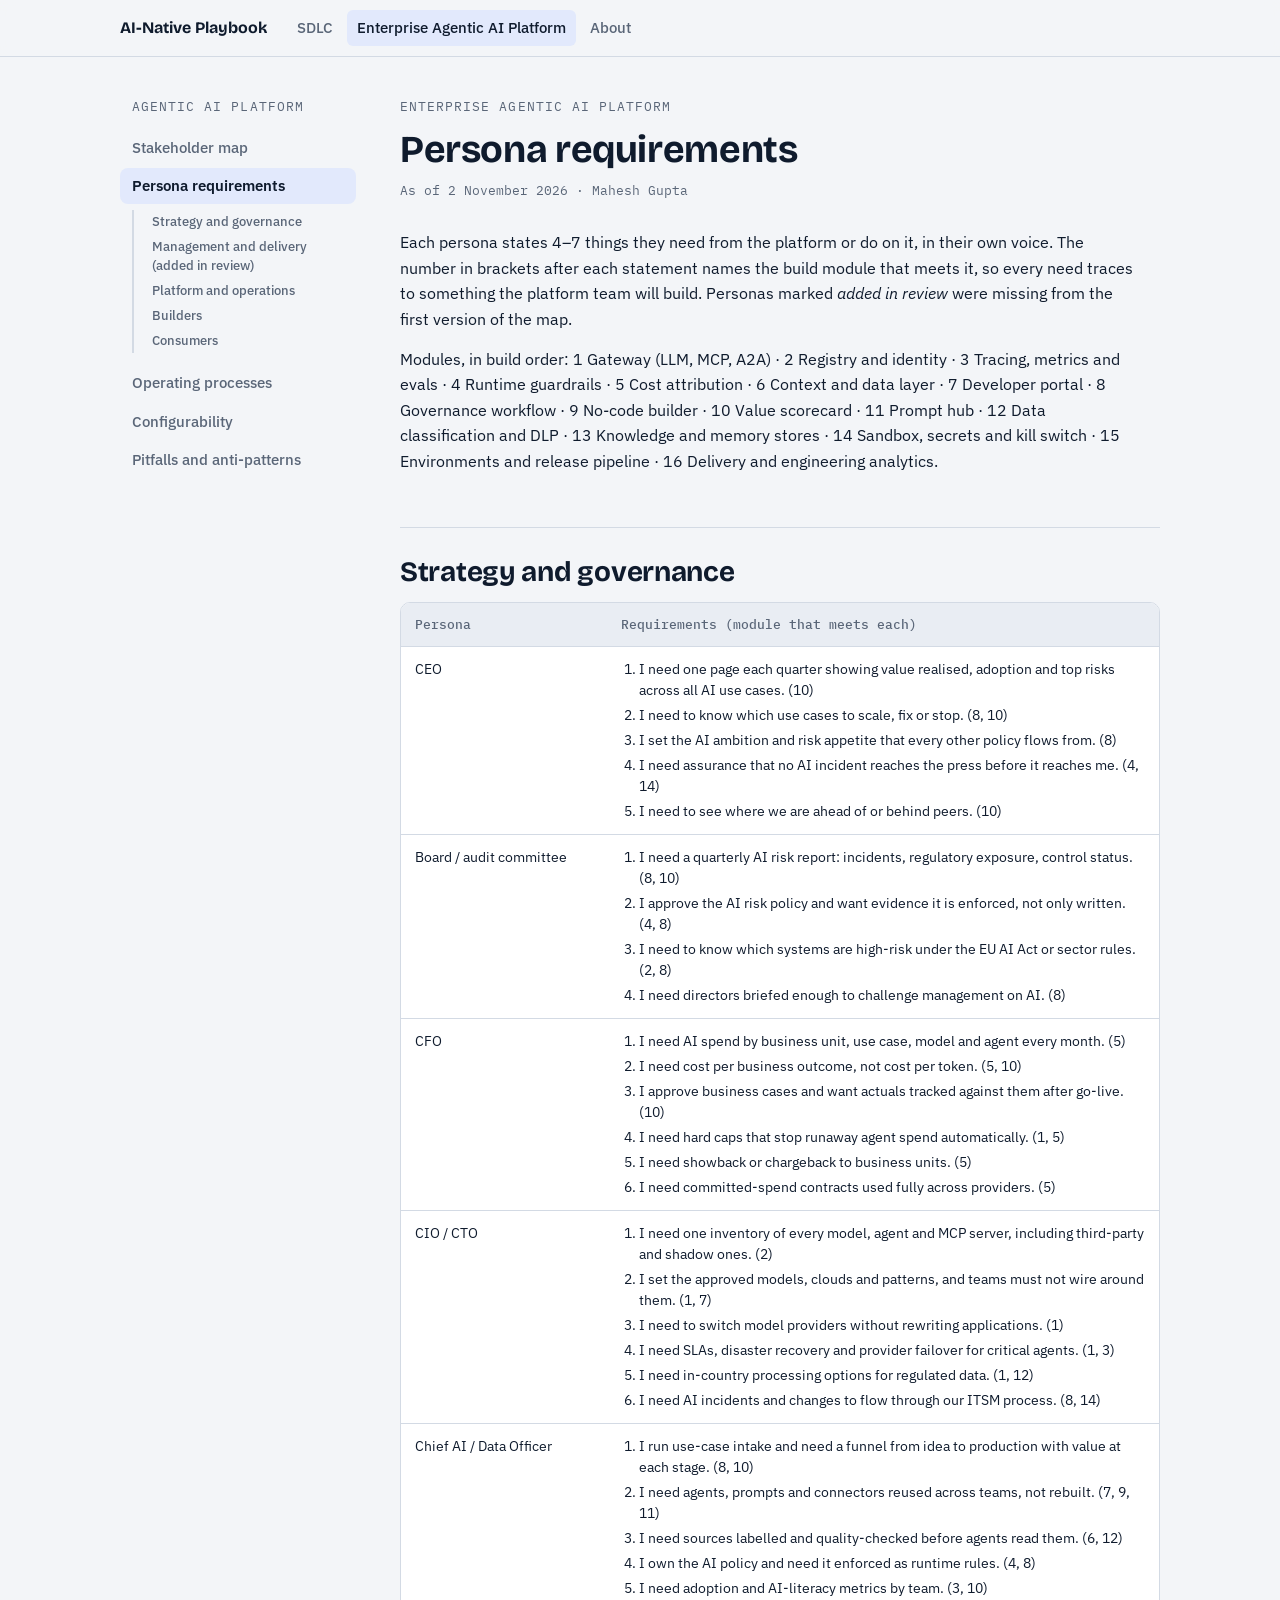
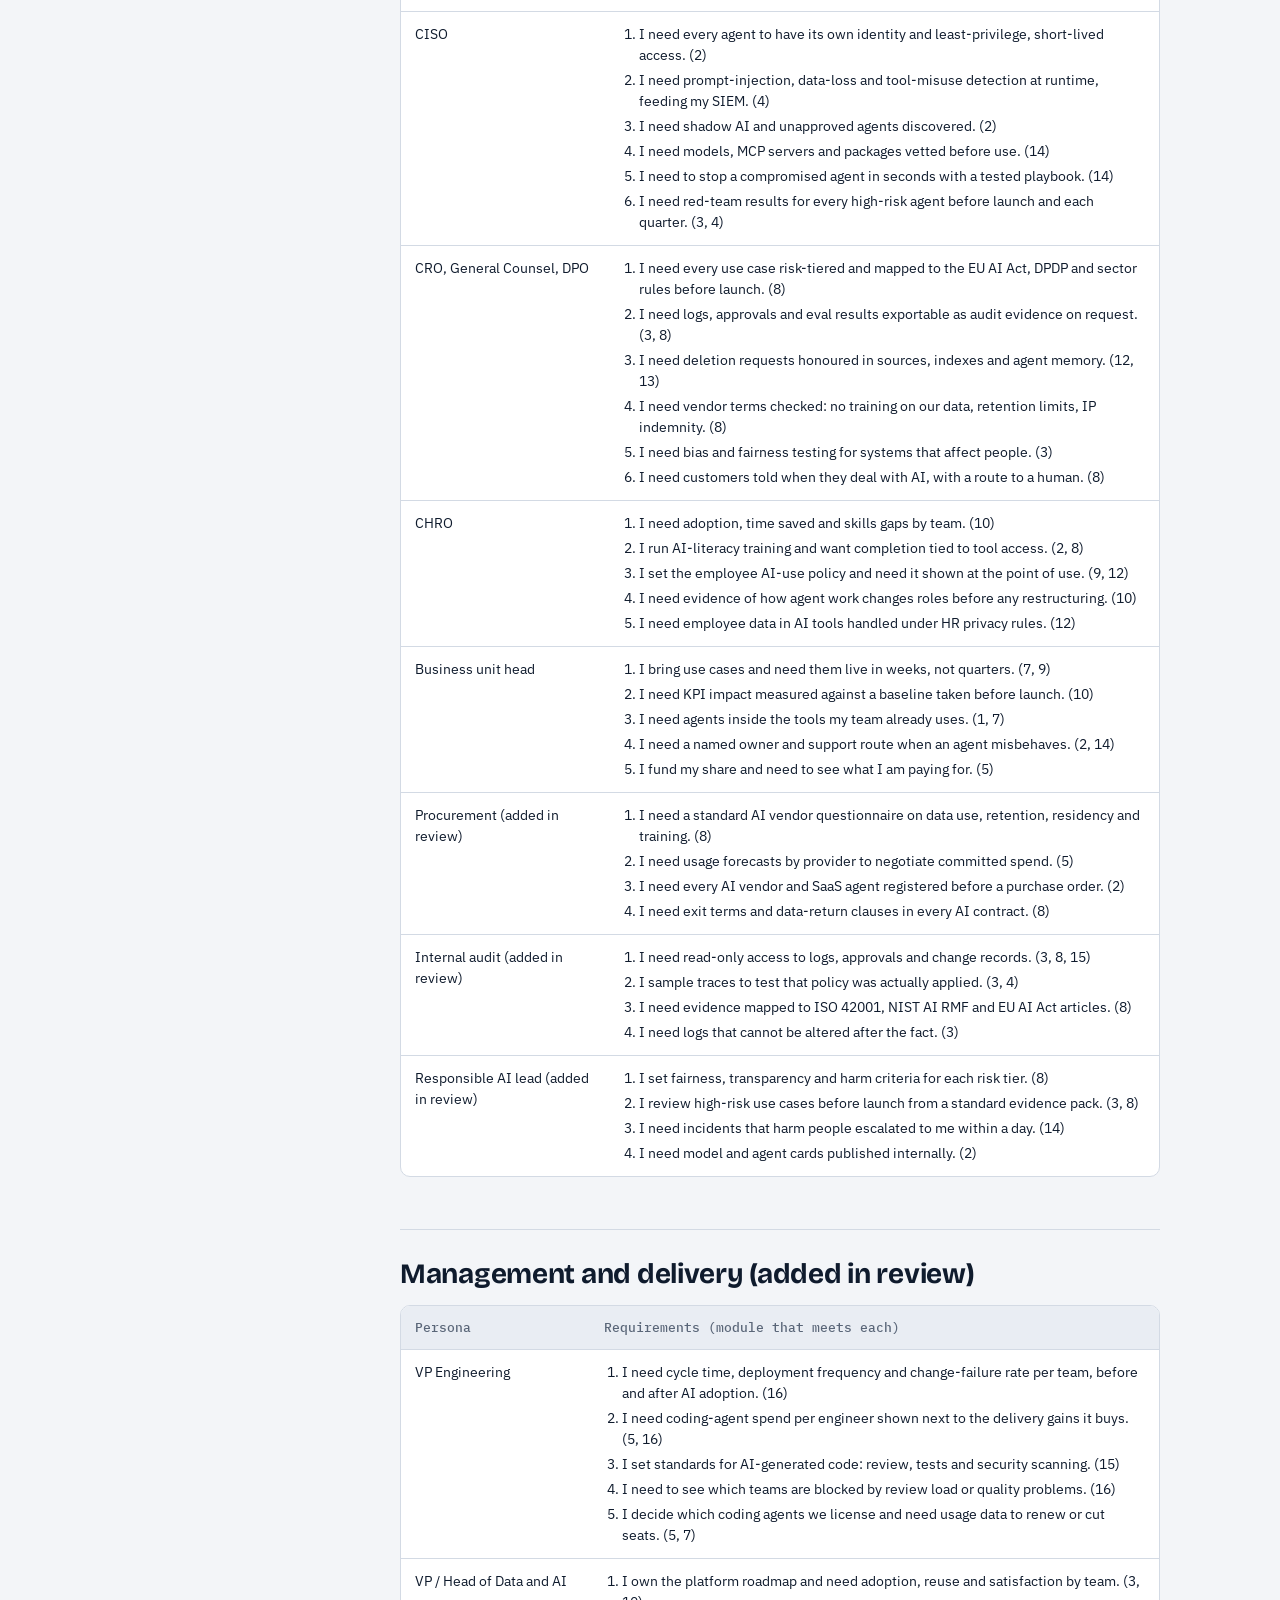
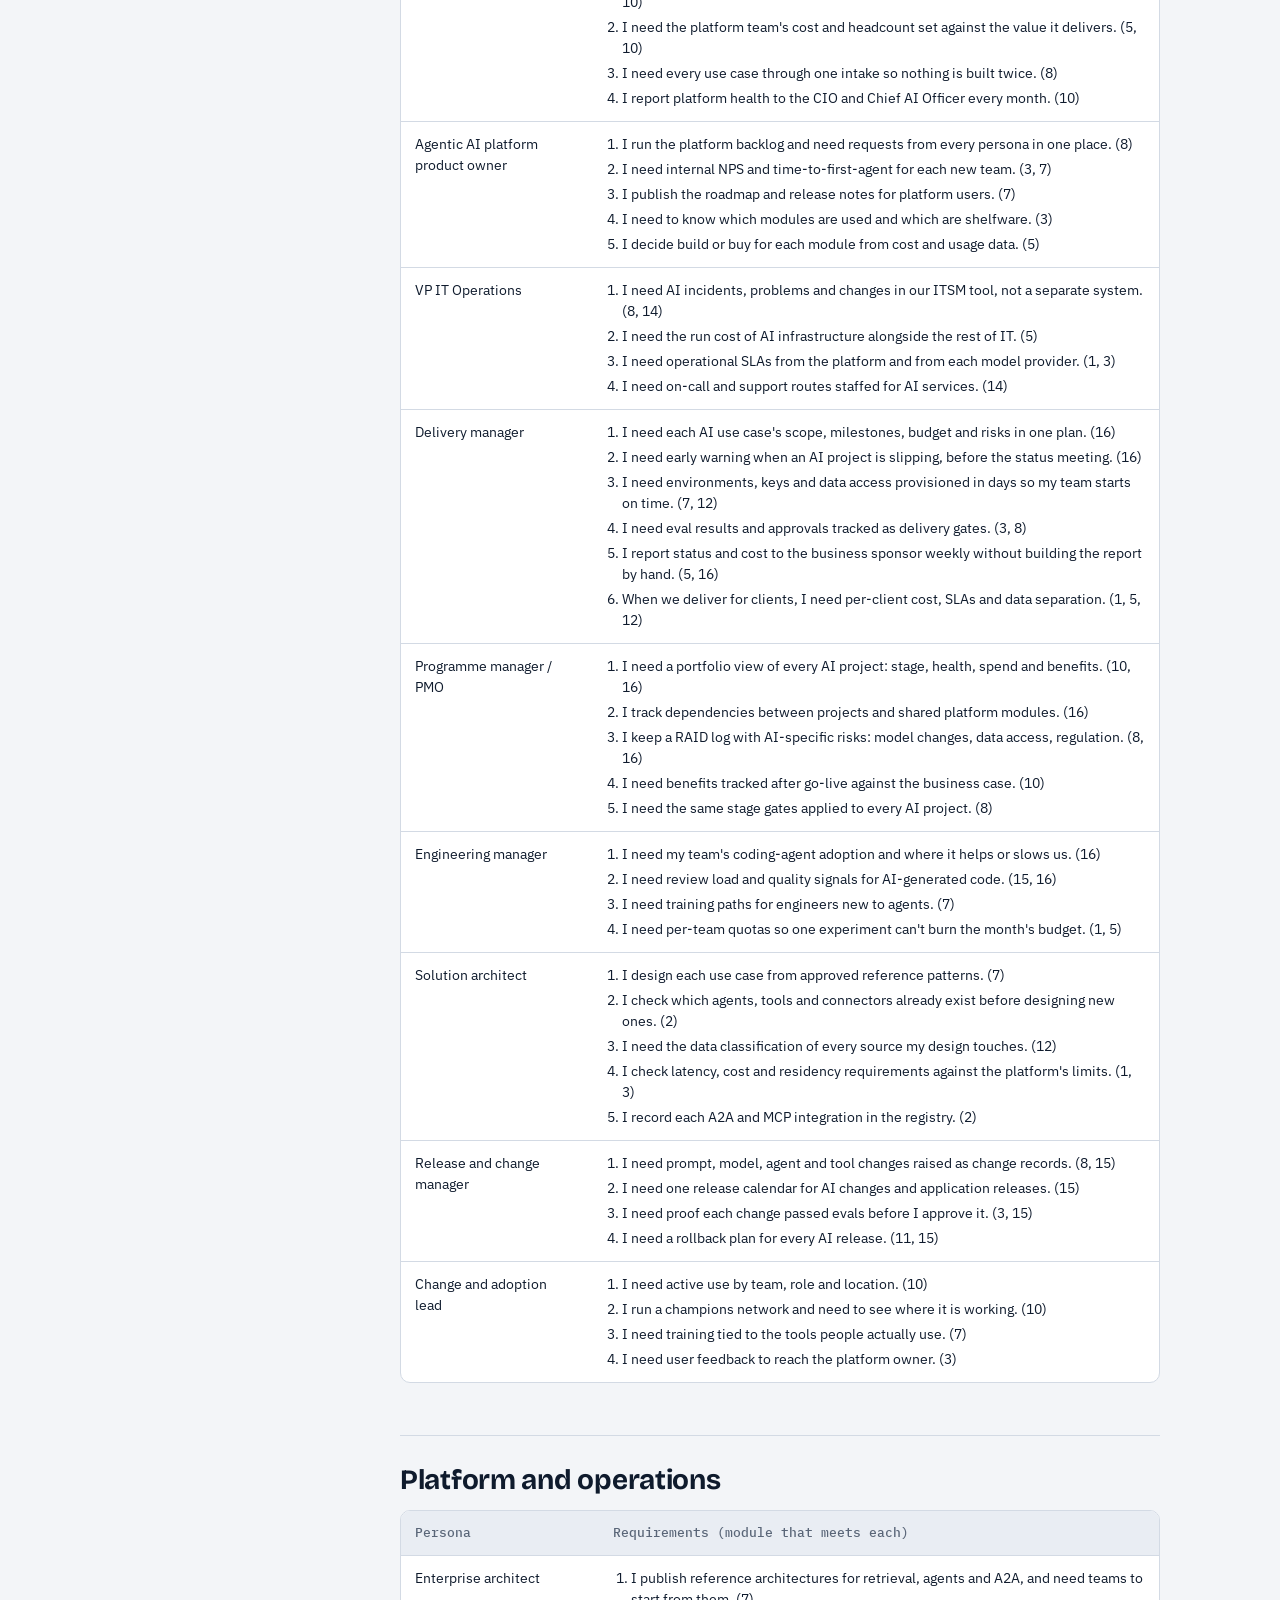
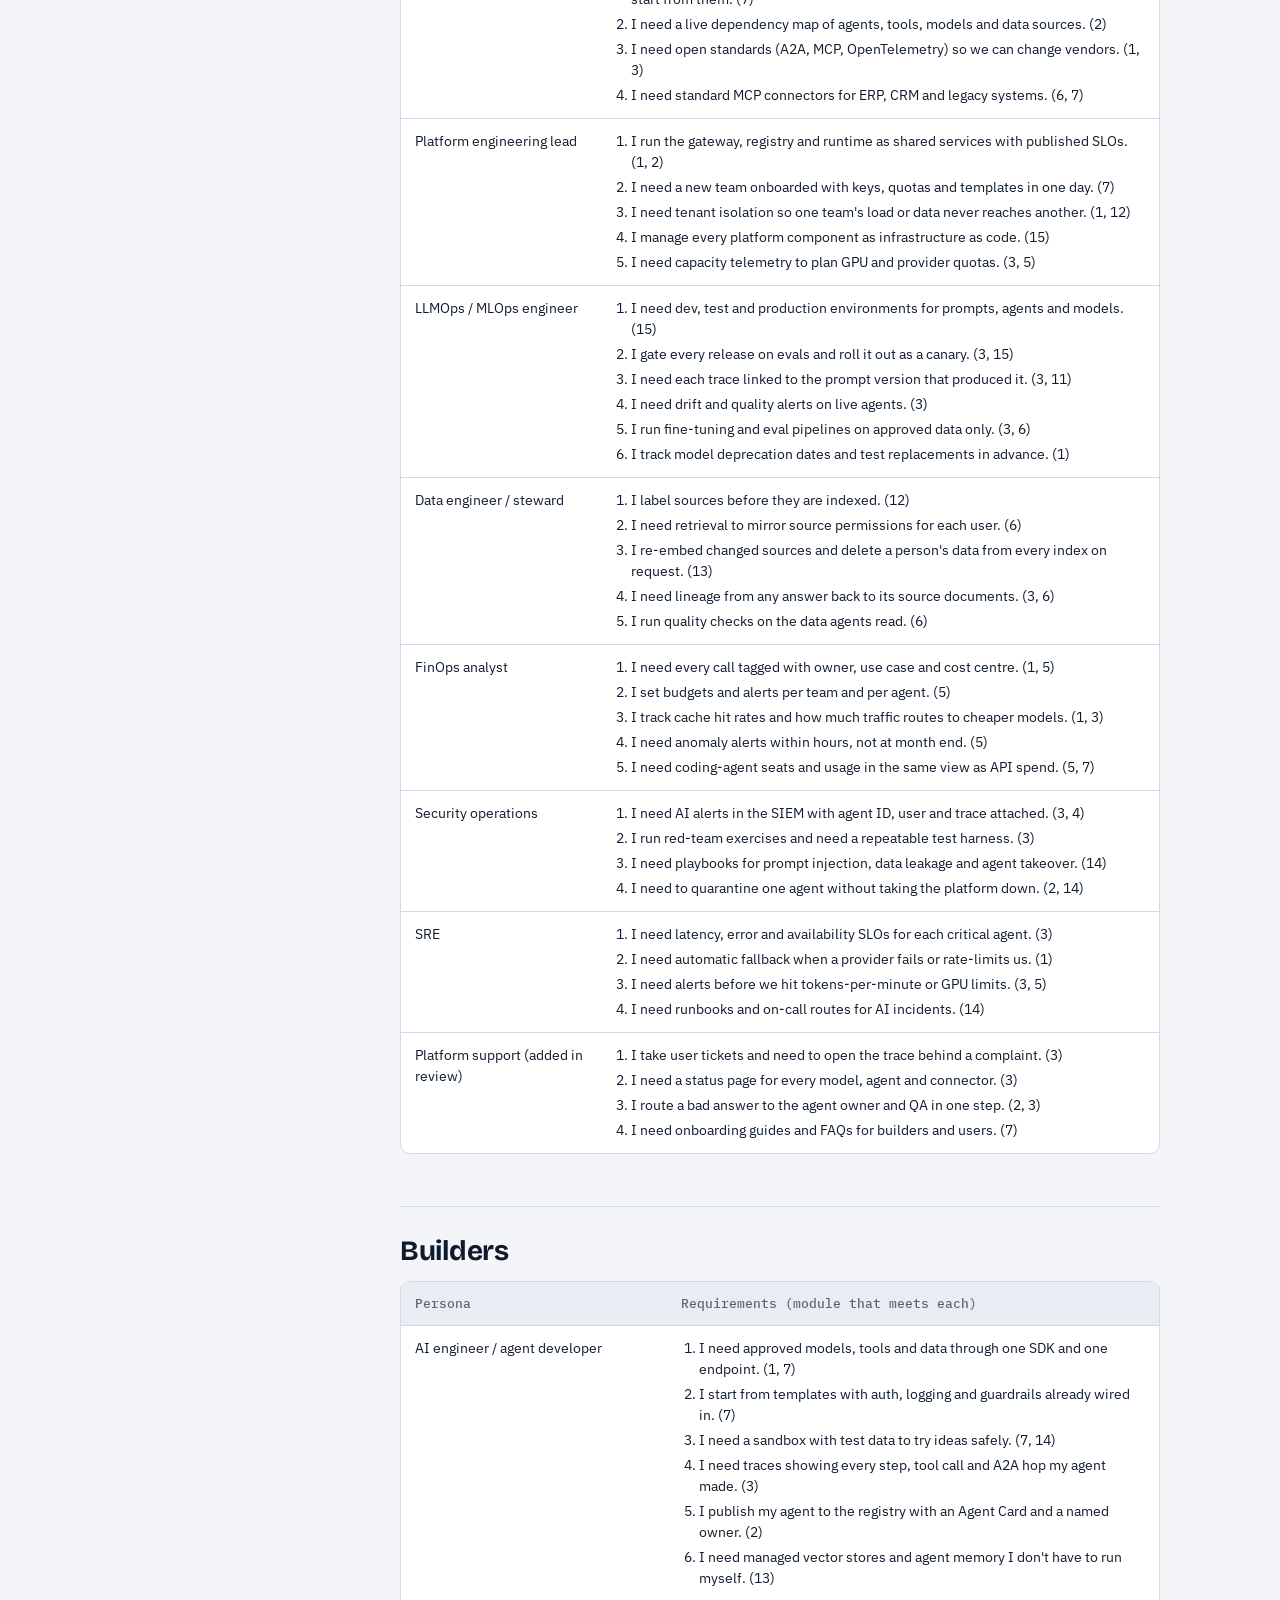
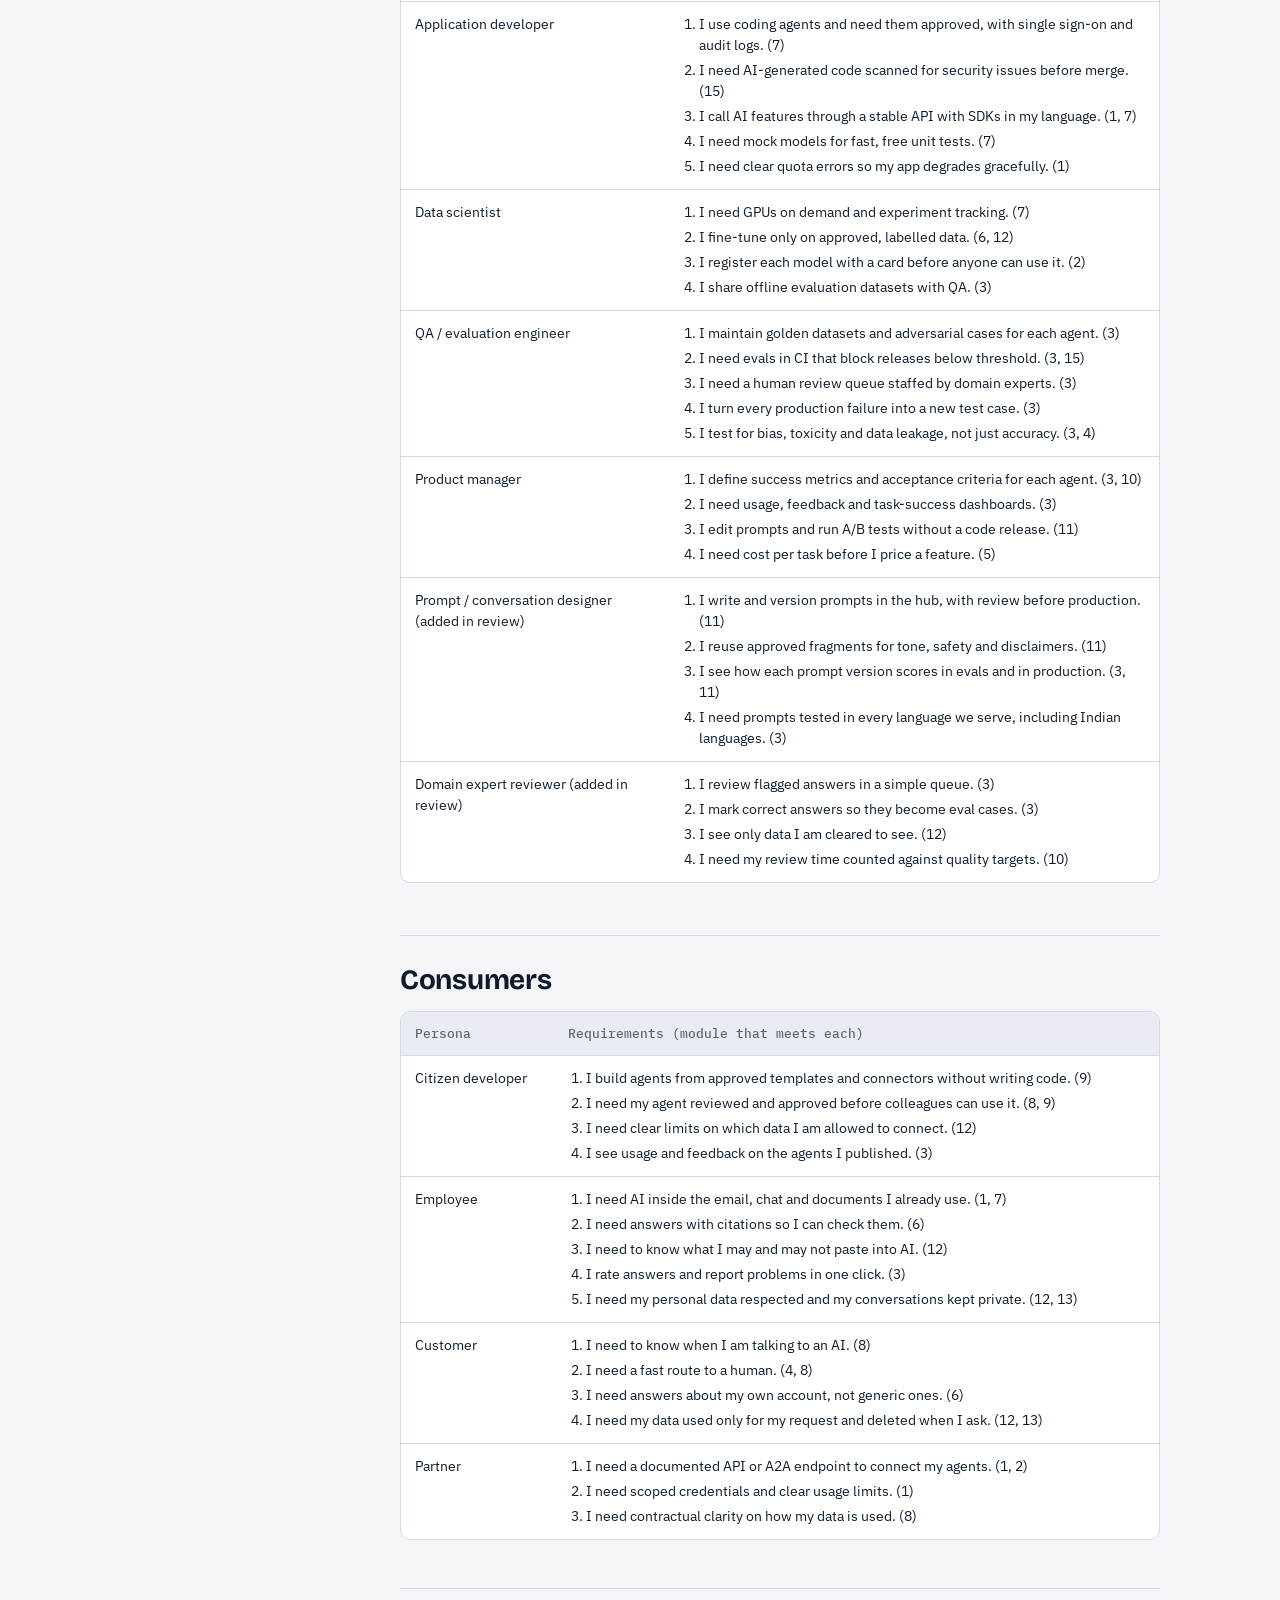
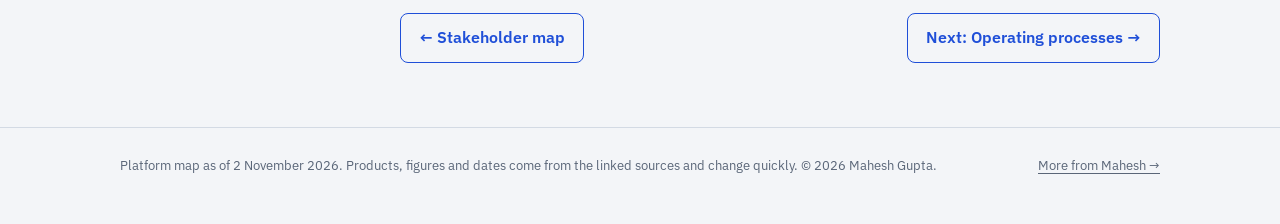
<file: platform/personas.html>
<!doctype html>
<html lang="en">
<head>
<meta charset="utf-8">
<meta name="viewport" content="width=device-width, initial-scale=1, viewport-fit=cover">
<title>Enterprise Agentic AI Platform: Persona Requirements</title>
<meta name="description" content="Four to seven &#x27;I need&#x27; statements for every persona of an enterprise agentic AI platform, each mapped to the platform module that meets it.">
<meta name="author" content="Mahesh Gupta">
<link rel="canonical" href="https://pmaheshgupta.github.io/ai-native-engineering-playbook/platform/personas.html">
<meta property="og:type" content="website">
<meta property="og:site_name" content="AI-Native Playbook">
<meta property="og:title" content="Enterprise Agentic AI Platform: Persona Requirements">
<meta property="og:description" content="Four to seven &#x27;I need&#x27; statements for every persona of an enterprise agentic AI platform, each mapped to the platform module that meets it.">
<meta property="og:url" content="https://pmaheshgupta.github.io/ai-native-engineering-playbook/platform/personas.html">
<meta name="twitter:card" content="summary">
<link rel="preconnect" href="https://fonts.googleapis.com">
<link rel="preconnect" href="https://fonts.gstatic.com" crossorigin>
<link rel="stylesheet" href="https://fonts.googleapis.com/css2?family=Bricolage+Grotesque:opsz,wght@12..96,600;12..96,700&family=IBM+Plex+Sans:wght@400;500;600&family=IBM+Plex+Mono:wght@400;500&display=swap">
<link rel="stylesheet" href="../styles.css">

</head>
<body>
<nav class="topnav" aria-label="Site">
  <div class="wrap">
    <a class="brand" href="../">AI-Native Playbook</a>
    <ul class="tracks"><li><a class="l" href="../sdlc.html">SDLC</a></li><li><a class="l" href="../platform/" aria-current="true">Enterprise Agentic AI Platform</a></li><li><a class="l" href="../about.html">About</a></li></ul>
  </div>
</nav>
<main id="main">
<div class="wrap pf">
  <aside class="pf-side" aria-label="Enterprise Agentic AI Platform">
    <span class="eyebrow">Agentic AI Platform</span>
    <ul class="pf-tabs"><li><a href="index.html">Stakeholder map</a></li><li><a href="personas.html" aria-current="page">Persona requirements</a><ul class="pf-toc" aria-label="On this page"><li><a href="#strategy-and-governance">Strategy and governance</a></li><li><a href="#management-and-delivery-added-in-review">Management and delivery (added in review)</a></li><li><a href="#platform-and-operations">Platform and operations</a></li><li><a href="#builders">Builders</a></li><li><a href="#consumers">Consumers</a></li></ul></li><li><a href="processes.html">Operating processes</a></li><li><a href="configurability.html">Configurability</a></li><li><a href="pitfalls.html">Pitfalls and anti-patterns</a></li></ul>
  </aside>
  <article class="doc">
    <div class="eyebrow">Enterprise Agentic AI Platform</div>
    <h1>Persona requirements</h1>
    <p class="asof">As of 2 November 2026 · Mahesh Gupta</p>

<p>Each persona states 4–7 things they need from the platform or do on it, in their own voice. The number in brackets after each statement names the build module that meets it, so every need traces to something the platform team will build. Personas marked <em>added in review</em> were missing from the first version of the map.</p>
<p>Modules, in build order: 1 Gateway (LLM, MCP, A2A) · 2 Registry and identity · 3 Tracing, metrics and evals · 4 Runtime guardrails · 5 Cost attribution · 6 Context and data layer · 7 Developer portal · 8 Governance workflow · 9 No-code builder · 10 Value scorecard · 11 Prompt hub · 12 Data classification and DLP · 13 Knowledge and memory stores · 14 Sandbox, secrets and kill switch · 15 Environments and release pipeline · 16 Delivery and engineering analytics.</p>
<h2 id="strategy-and-governance">Strategy and governance</h2>
<div class="tscroll"><table><thead><tr><th>Persona</th><th>Requirements (module that meets each)</th></tr></thead><tbody><tr><td>CEO</td><td><ol><li><p>I need one page each quarter showing value realised, adoption and top risks across all AI use cases. (10)</p></li><li><p>I need to know which use cases to scale, fix or stop. (8, 10)</p></li><li><p>I set the AI ambition and risk appetite that every other policy flows from. (8)</p></li><li><p>I need assurance that no AI incident reaches the press before it reaches me. (4, 14)</p></li><li><p>I need to see where we are ahead of or behind peers. (10)</p></li></ol></td></tr><tr><td>Board / audit committee</td><td><ol><li><p>I need a quarterly AI risk report: incidents, regulatory exposure, control status. (8, 10)</p></li><li><p>I approve the AI risk policy and want evidence it is enforced, not only written. (4, 8)</p></li><li><p>I need to know which systems are high-risk under the EU AI Act or sector rules. (2, 8)</p></li><li><p>I need directors briefed enough to challenge management on AI. (8)</p></li></ol></td></tr><tr><td>CFO</td><td><ol><li><p>I need AI spend by business unit, use case, model and agent every month. (5)</p></li><li><p>I need cost per business outcome, not cost per token. (5, 10)</p></li><li><p>I approve business cases and want actuals tracked against them after go-live. (10)</p></li><li><p>I need hard caps that stop runaway agent spend automatically. (1, 5)</p></li><li><p>I need showback or chargeback to business units. (5)</p></li><li><p>I need committed-spend contracts used fully across providers. (5)</p></li></ol></td></tr><tr><td>CIO / CTO</td><td><ol><li><p>I need one inventory of every model, agent and MCP server, including third-party and shadow ones. (2)</p></li><li><p>I set the approved models, clouds and patterns, and teams must not wire around them. (1, 7)</p></li><li><p>I need to switch model providers without rewriting applications. (1)</p></li><li><p>I need SLAs, disaster recovery and provider failover for critical agents. (1, 3)</p></li><li><p>I need in-country processing options for regulated data. (1, 12)</p></li><li><p>I need AI incidents and changes to flow through our ITSM process. (8, 14)</p></li></ol></td></tr><tr><td>Chief AI / Data Officer</td><td><ol><li><p>I run use-case intake and need a funnel from idea to production with value at each stage. (8, 10)</p></li><li><p>I need agents, prompts and connectors reused across teams, not rebuilt. (7, 9, 11)</p></li><li><p>I need sources labelled and quality-checked before agents read them. (6, 12)</p></li><li><p>I own the AI policy and need it enforced as runtime rules. (4, 8)</p></li><li><p>I need adoption and AI-literacy metrics by team. (3, 10)</p></li></ol></td></tr><tr><td>CISO</td><td><ol><li><p>I need every agent to have its own identity and least-privilege, short-lived access. (2)</p></li><li><p>I need prompt-injection, data-loss and tool-misuse detection at runtime, feeding my SIEM. (4)</p></li><li><p>I need shadow AI and unapproved agents discovered. (2)</p></li><li><p>I need models, MCP servers and packages vetted before use. (14)</p></li><li><p>I need to stop a compromised agent in seconds with a tested playbook. (14)</p></li><li><p>I need red-team results for every high-risk agent before launch and each quarter. (3, 4)</p></li></ol></td></tr><tr><td>CRO, General Counsel, DPO</td><td><ol><li><p>I need every use case risk-tiered and mapped to the EU AI Act, DPDP and sector rules before launch. (8)</p></li><li><p>I need logs, approvals and eval results exportable as audit evidence on request. (3, 8)</p></li><li><p>I need deletion requests honoured in sources, indexes and agent memory. (12, 13)</p></li><li><p>I need vendor terms checked: no training on our data, retention limits, IP indemnity. (8)</p></li><li><p>I need bias and fairness testing for systems that affect people. (3)</p></li><li><p>I need customers told when they deal with AI, with a route to a human. (8)</p></li></ol></td></tr><tr><td>CHRO</td><td><ol><li><p>I need adoption, time saved and skills gaps by team. (10)</p></li><li><p>I run AI-literacy training and want completion tied to tool access. (2, 8)</p></li><li><p>I set the employee AI-use policy and need it shown at the point of use. (9, 12)</p></li><li><p>I need evidence of how agent work changes roles before any restructuring. (10)</p></li><li><p>I need employee data in AI tools handled under HR privacy rules. (12)</p></li></ol></td></tr><tr><td>Business unit head</td><td><ol><li><p>I bring use cases and need them live in weeks, not quarters. (7, 9)</p></li><li><p>I need KPI impact measured against a baseline taken before launch. (10)</p></li><li><p>I need agents inside the tools my team already uses. (1, 7)</p></li><li><p>I need a named owner and support route when an agent misbehaves. (2, 14)</p></li><li><p>I fund my share and need to see what I am paying for. (5)</p></li></ol></td></tr><tr><td>Procurement (added in review)</td><td><ol><li><p>I need a standard AI vendor questionnaire on data use, retention, residency and training. (8)</p></li><li><p>I need usage forecasts by provider to negotiate committed spend. (5)</p></li><li><p>I need every AI vendor and SaaS agent registered before a purchase order. (2)</p></li><li><p>I need exit terms and data-return clauses in every AI contract. (8)</p></li></ol></td></tr><tr><td>Internal audit (added in review)</td><td><ol><li><p>I need read-only access to logs, approvals and change records. (3, 8, 15)</p></li><li><p>I sample traces to test that policy was actually applied. (3, 4)</p></li><li><p>I need evidence mapped to ISO 42001, NIST AI RMF and EU AI Act articles. (8)</p></li><li><p>I need logs that cannot be altered after the fact. (3)</p></li></ol></td></tr><tr><td>Responsible AI lead (added in review)</td><td><ol><li><p>I set fairness, transparency and harm criteria for each risk tier. (8)</p></li><li><p>I review high-risk use cases before launch from a standard evidence pack. (3, 8)</p></li><li><p>I need incidents that harm people escalated to me within a day. (14)</p></li><li><p>I need model and agent cards published internally. (2)</p></li></ol></td></tr></tbody></table></div>
<h2 id="management-and-delivery-added-in-review">Management and delivery (added in review)</h2>
<div class="tscroll"><table><thead><tr><th>Persona</th><th>Requirements (module that meets each)</th></tr></thead><tbody><tr><td>VP Engineering</td><td><ol><li><p>I need cycle time, deployment frequency and change-failure rate per team, before and after AI adoption. (16)</p></li><li><p>I need coding-agent spend per engineer shown next to the delivery gains it buys. (5, 16)</p></li><li><p>I set standards for AI-generated code: review, tests and security scanning. (15)</p></li><li><p>I need to see which teams are blocked by review load or quality problems. (16)</p></li><li><p>I decide which coding agents we license and need usage data to renew or cut seats. (5, 7)</p></li></ol></td></tr><tr><td>VP / Head of Data and AI</td><td><ol><li><p>I own the platform roadmap and need adoption, reuse and satisfaction by team. (3, 10)</p></li><li><p>I need the platform team's cost and headcount set against the value it delivers. (5, 10)</p></li><li><p>I need every use case through one intake so nothing is built twice. (8)</p></li><li><p>I report platform health to the CIO and Chief AI Officer every month. (10)</p></li></ol></td></tr><tr><td>Agentic AI platform product owner</td><td><ol><li><p>I run the platform backlog and need requests from every persona in one place. (8)</p></li><li><p>I need internal NPS and time-to-first-agent for each new team. (3, 7)</p></li><li><p>I publish the roadmap and release notes for platform users. (7)</p></li><li><p>I need to know which modules are used and which are shelfware. (3)</p></li><li><p>I decide build or buy for each module from cost and usage data. (5)</p></li></ol></td></tr><tr><td>VP IT Operations</td><td><ol><li><p>I need AI incidents, problems and changes in our ITSM tool, not a separate system. (8, 14)</p></li><li><p>I need the run cost of AI infrastructure alongside the rest of IT. (5)</p></li><li><p>I need operational SLAs from the platform and from each model provider. (1, 3)</p></li><li><p>I need on-call and support routes staffed for AI services. (14)</p></li></ol></td></tr><tr><td>Delivery manager</td><td><ol><li><p>I need each AI use case's scope, milestones, budget and risks in one plan. (16)</p></li><li><p>I need early warning when an AI project is slipping, before the status meeting. (16)</p></li><li><p>I need environments, keys and data access provisioned in days so my team starts on time. (7, 12)</p></li><li><p>I need eval results and approvals tracked as delivery gates. (3, 8)</p></li><li><p>I report status and cost to the business sponsor weekly without building the report by hand. (5, 16)</p></li><li><p>When we deliver for clients, I need per-client cost, SLAs and data separation. (1, 5, 12)</p></li></ol></td></tr><tr><td>Programme manager / PMO</td><td><ol><li><p>I need a portfolio view of every AI project: stage, health, spend and benefits. (10, 16)</p></li><li><p>I track dependencies between projects and shared platform modules. (16)</p></li><li><p>I keep a RAID log with AI-specific risks: model changes, data access, regulation. (8, 16)</p></li><li><p>I need benefits tracked after go-live against the business case. (10)</p></li><li><p>I need the same stage gates applied to every AI project. (8)</p></li></ol></td></tr><tr><td>Engineering manager</td><td><ol><li><p>I need my team's coding-agent adoption and where it helps or slows us. (16)</p></li><li><p>I need review load and quality signals for AI-generated code. (15, 16)</p></li><li><p>I need training paths for engineers new to agents. (7)</p></li><li><p>I need per-team quotas so one experiment can't burn the month's budget. (1, 5)</p></li></ol></td></tr><tr><td>Solution architect</td><td><ol><li><p>I design each use case from approved reference patterns. (7)</p></li><li><p>I check which agents, tools and connectors already exist before designing new ones. (2)</p></li><li><p>I need the data classification of every source my design touches. (12)</p></li><li><p>I check latency, cost and residency requirements against the platform's limits. (1, 3)</p></li><li><p>I record each A2A and MCP integration in the registry. (2)</p></li></ol></td></tr><tr><td>Release and change manager</td><td><ol><li><p>I need prompt, model, agent and tool changes raised as change records. (8, 15)</p></li><li><p>I need one release calendar for AI changes and application releases. (15)</p></li><li><p>I need proof each change passed evals before I approve it. (3, 15)</p></li><li><p>I need a rollback plan for every AI release. (11, 15)</p></li></ol></td></tr><tr><td>Change and adoption lead</td><td><ol><li><p>I need active use by team, role and location. (10)</p></li><li><p>I run a champions network and need to see where it is working. (10)</p></li><li><p>I need training tied to the tools people actually use. (7)</p></li><li><p>I need user feedback to reach the platform owner. (3)</p></li></ol></td></tr></tbody></table></div>
<h2 id="platform-and-operations">Platform and operations</h2>
<div class="tscroll"><table><thead><tr><th>Persona</th><th>Requirements (module that meets each)</th></tr></thead><tbody><tr><td>Enterprise architect</td><td><ol><li><p>I publish reference architectures for retrieval, agents and A2A, and need teams to start from them. (7)</p></li><li><p>I need a live dependency map of agents, tools, models and data sources. (2)</p></li><li><p>I need open standards (A2A, MCP, OpenTelemetry) so we can change vendors. (1, 3)</p></li><li><p>I need standard MCP connectors for ERP, CRM and legacy systems. (6, 7)</p></li></ol></td></tr><tr><td>Platform engineering lead</td><td><ol><li><p>I run the gateway, registry and runtime as shared services with published SLOs. (1, 2)</p></li><li><p>I need a new team onboarded with keys, quotas and templates in one day. (7)</p></li><li><p>I need tenant isolation so one team's load or data never reaches another. (1, 12)</p></li><li><p>I manage every platform component as infrastructure as code. (15)</p></li><li><p>I need capacity telemetry to plan GPU and provider quotas. (3, 5)</p></li></ol></td></tr><tr><td>LLMOps / MLOps engineer</td><td><ol><li><p>I need dev, test and production environments for prompts, agents and models. (15)</p></li><li><p>I gate every release on evals and roll it out as a canary. (3, 15)</p></li><li><p>I need each trace linked to the prompt version that produced it. (3, 11)</p></li><li><p>I need drift and quality alerts on live agents. (3)</p></li><li><p>I run fine-tuning and eval pipelines on approved data only. (3, 6)</p></li><li><p>I track model deprecation dates and test replacements in advance. (1)</p></li></ol></td></tr><tr><td>Data engineer / steward</td><td><ol><li><p>I label sources before they are indexed. (12)</p></li><li><p>I need retrieval to mirror source permissions for each user. (6)</p></li><li><p>I re-embed changed sources and delete a person's data from every index on request. (13)</p></li><li><p>I need lineage from any answer back to its source documents. (3, 6)</p></li><li><p>I run quality checks on the data agents read. (6)</p></li></ol></td></tr><tr><td>FinOps analyst</td><td><ol><li><p>I need every call tagged with owner, use case and cost centre. (1, 5)</p></li><li><p>I set budgets and alerts per team and per agent. (5)</p></li><li><p>I track cache hit rates and how much traffic routes to cheaper models. (1, 3)</p></li><li><p>I need anomaly alerts within hours, not at month end. (5)</p></li><li><p>I need coding-agent seats and usage in the same view as API spend. (5, 7)</p></li></ol></td></tr><tr><td>Security operations</td><td><ol><li><p>I need AI alerts in the SIEM with agent ID, user and trace attached. (3, 4)</p></li><li><p>I run red-team exercises and need a repeatable test harness. (3)</p></li><li><p>I need playbooks for prompt injection, data leakage and agent takeover. (14)</p></li><li><p>I need to quarantine one agent without taking the platform down. (2, 14)</p></li></ol></td></tr><tr><td>SRE</td><td><ol><li><p>I need latency, error and availability SLOs for each critical agent. (3)</p></li><li><p>I need automatic fallback when a provider fails or rate-limits us. (1)</p></li><li><p>I need alerts before we hit tokens-per-minute or GPU limits. (3, 5)</p></li><li><p>I need runbooks and on-call routes for AI incidents. (14)</p></li></ol></td></tr><tr><td>Platform support (added in review)</td><td><ol><li><p>I take user tickets and need to open the trace behind a complaint. (3)</p></li><li><p>I need a status page for every model, agent and connector. (3)</p></li><li><p>I route a bad answer to the agent owner and QA in one step. (2, 3)</p></li><li><p>I need onboarding guides and FAQs for builders and users. (7)</p></li></ol></td></tr></tbody></table></div>
<h2 id="builders">Builders</h2>
<div class="tscroll"><table><thead><tr><th>Persona</th><th>Requirements (module that meets each)</th></tr></thead><tbody><tr><td>AI engineer / agent developer</td><td><ol><li><p>I need approved models, tools and data through one SDK and one endpoint. (1, 7)</p></li><li><p>I start from templates with auth, logging and guardrails already wired in. (7)</p></li><li><p>I need a sandbox with test data to try ideas safely. (7, 14)</p></li><li><p>I need traces showing every step, tool call and A2A hop my agent made. (3)</p></li><li><p>I publish my agent to the registry with an Agent Card and a named owner. (2)</p></li><li><p>I need managed vector stores and agent memory I don't have to run myself. (13)</p></li></ol></td></tr><tr><td>Application developer</td><td><ol><li><p>I use coding agents and need them approved, with single sign-on and audit logs. (7)</p></li><li><p>I need AI-generated code scanned for security issues before merge. (15)</p></li><li><p>I call AI features through a stable API with SDKs in my language. (1, 7)</p></li><li><p>I need mock models for fast, free unit tests. (7)</p></li><li><p>I need clear quota errors so my app degrades gracefully. (1)</p></li></ol></td></tr><tr><td>Data scientist</td><td><ol><li><p>I need GPUs on demand and experiment tracking. (7)</p></li><li><p>I fine-tune only on approved, labelled data. (6, 12)</p></li><li><p>I register each model with a card before anyone can use it. (2)</p></li><li><p>I share offline evaluation datasets with QA. (3)</p></li></ol></td></tr><tr><td>QA / evaluation engineer</td><td><ol><li><p>I maintain golden datasets and adversarial cases for each agent. (3)</p></li><li><p>I need evals in CI that block releases below threshold. (3, 15)</p></li><li><p>I need a human review queue staffed by domain experts. (3)</p></li><li><p>I turn every production failure into a new test case. (3)</p></li><li><p>I test for bias, toxicity and data leakage, not just accuracy. (3, 4)</p></li></ol></td></tr><tr><td>Product manager</td><td><ol><li><p>I define success metrics and acceptance criteria for each agent. (3, 10)</p></li><li><p>I need usage, feedback and task-success dashboards. (3)</p></li><li><p>I edit prompts and run A/B tests without a code release. (11)</p></li><li><p>I need cost per task before I price a feature. (5)</p></li></ol></td></tr><tr><td>Prompt / conversation designer (added in review)</td><td><ol><li><p>I write and version prompts in the hub, with review before production. (11)</p></li><li><p>I reuse approved fragments for tone, safety and disclaimers. (11)</p></li><li><p>I see how each prompt version scores in evals and in production. (3, 11)</p></li><li><p>I need prompts tested in every language we serve, including Indian languages. (3)</p></li></ol></td></tr><tr><td>Domain expert reviewer (added in review)</td><td><ol><li><p>I review flagged answers in a simple queue. (3)</p></li><li><p>I mark correct answers so they become eval cases. (3)</p></li><li><p>I see only data I am cleared to see. (12)</p></li><li><p>I need my review time counted against quality targets. (10)</p></li></ol></td></tr></tbody></table></div>
<h2 id="consumers">Consumers</h2>
<div class="tscroll"><table><thead><tr><th>Persona</th><th>Requirements (module that meets each)</th></tr></thead><tbody><tr><td>Citizen developer</td><td><ol><li><p>I build agents from approved templates and connectors without writing code. (9)</p></li><li><p>I need my agent reviewed and approved before colleagues can use it. (8, 9)</p></li><li><p>I need clear limits on which data I am allowed to connect. (12)</p></li><li><p>I see usage and feedback on the agents I published. (3)</p></li></ol></td></tr><tr><td>Employee</td><td><ol><li><p>I need AI inside the email, chat and documents I already use. (1, 7)</p></li><li><p>I need answers with citations so I can check them. (6)</p></li><li><p>I need to know what I may and may not paste into AI. (12)</p></li><li><p>I rate answers and report problems in one click. (3)</p></li><li><p>I need my personal data respected and my conversations kept private. (12, 13)</p></li></ol></td></tr><tr><td>Customer</td><td><ol><li><p>I need to know when I am talking to an AI. (8)</p></li><li><p>I need a fast route to a human. (4, 8)</p></li><li><p>I need answers about my own account, not generic ones. (6)</p></li><li><p>I need my data used only for my request and deleted when I ask. (12, 13)</p></li></ol></td></tr><tr><td>Partner</td><td><ol><li><p>I need a documented API or A2A endpoint to connect my agents. (1, 2)</p></li><li><p>I need scoped credentials and clear usage limits. (1)</p></li><li><p>I need contractual clarity on how my data is used. (8)</p></li></ol></td></tr></tbody></table></div>

    <nav class="pf-pager" aria-label="Platform pages"><a class="btn ghost" href="index.html">← Stakeholder map</a><a class="btn ghost" href="processes.html">Next: Operating processes →</a></nav>
  </article>
</div>
</main>
<footer><div class="wrap site-foot"><p>Platform map as of 2 November 2026. Products, figures and dates come from the linked sources and change quickly. © 2026 Mahesh Gupta.</p><a href="https://pmaheshgupta.github.io/">More from Mahesh →</a></div></footer>
<script src="../site.js" defer></script>
</body>
</html>
</file>
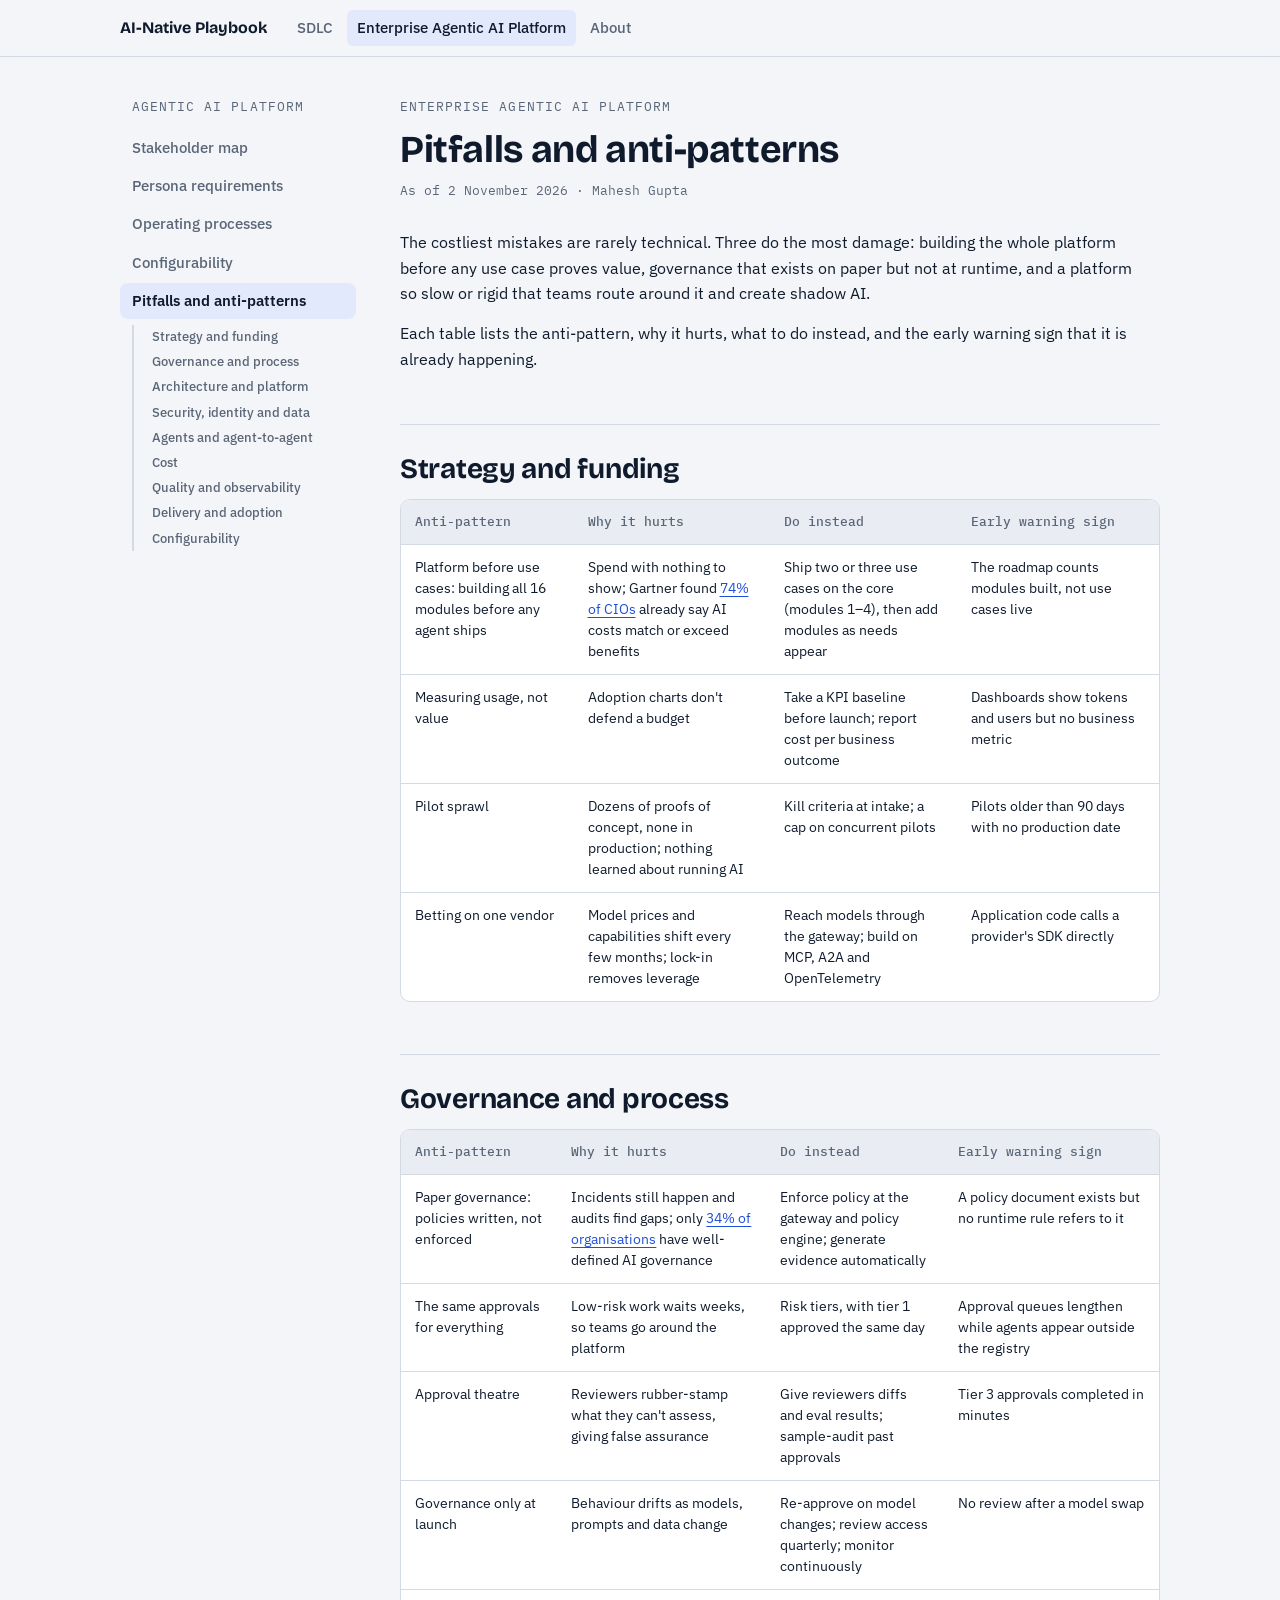
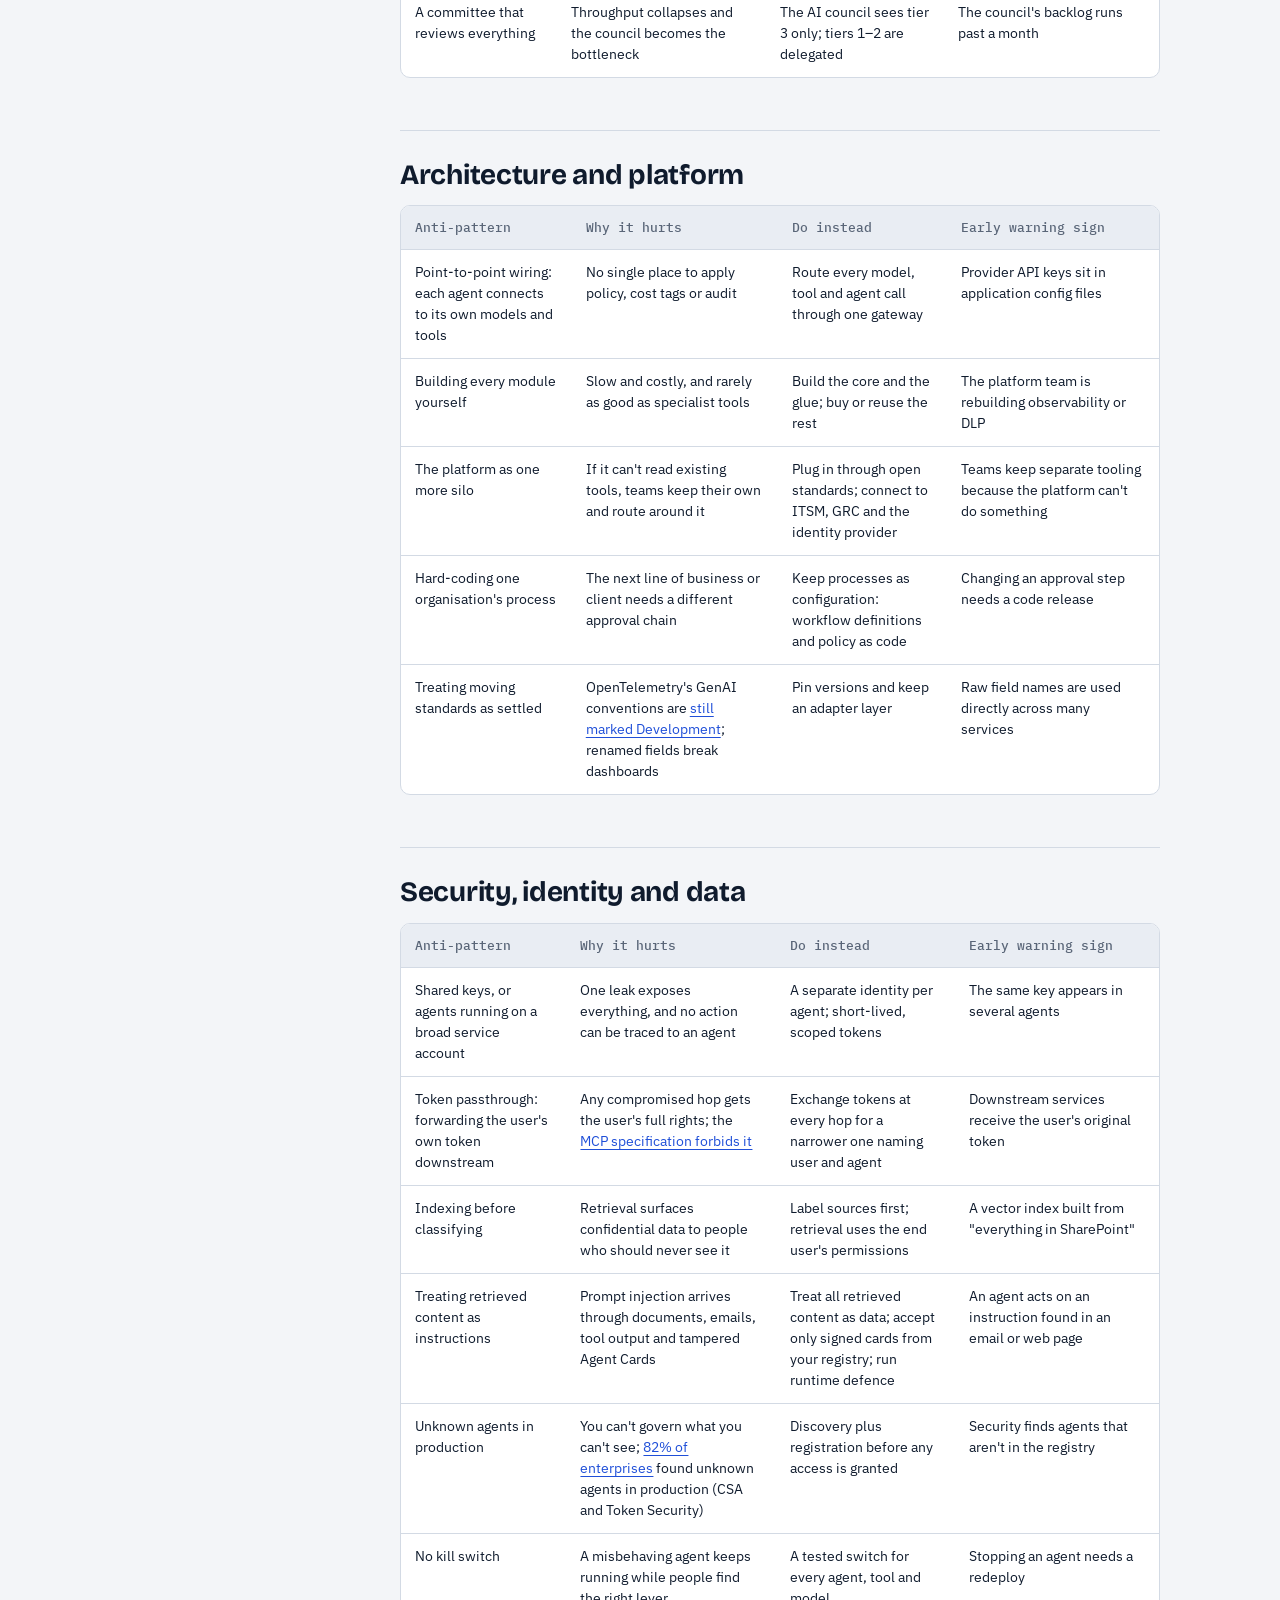
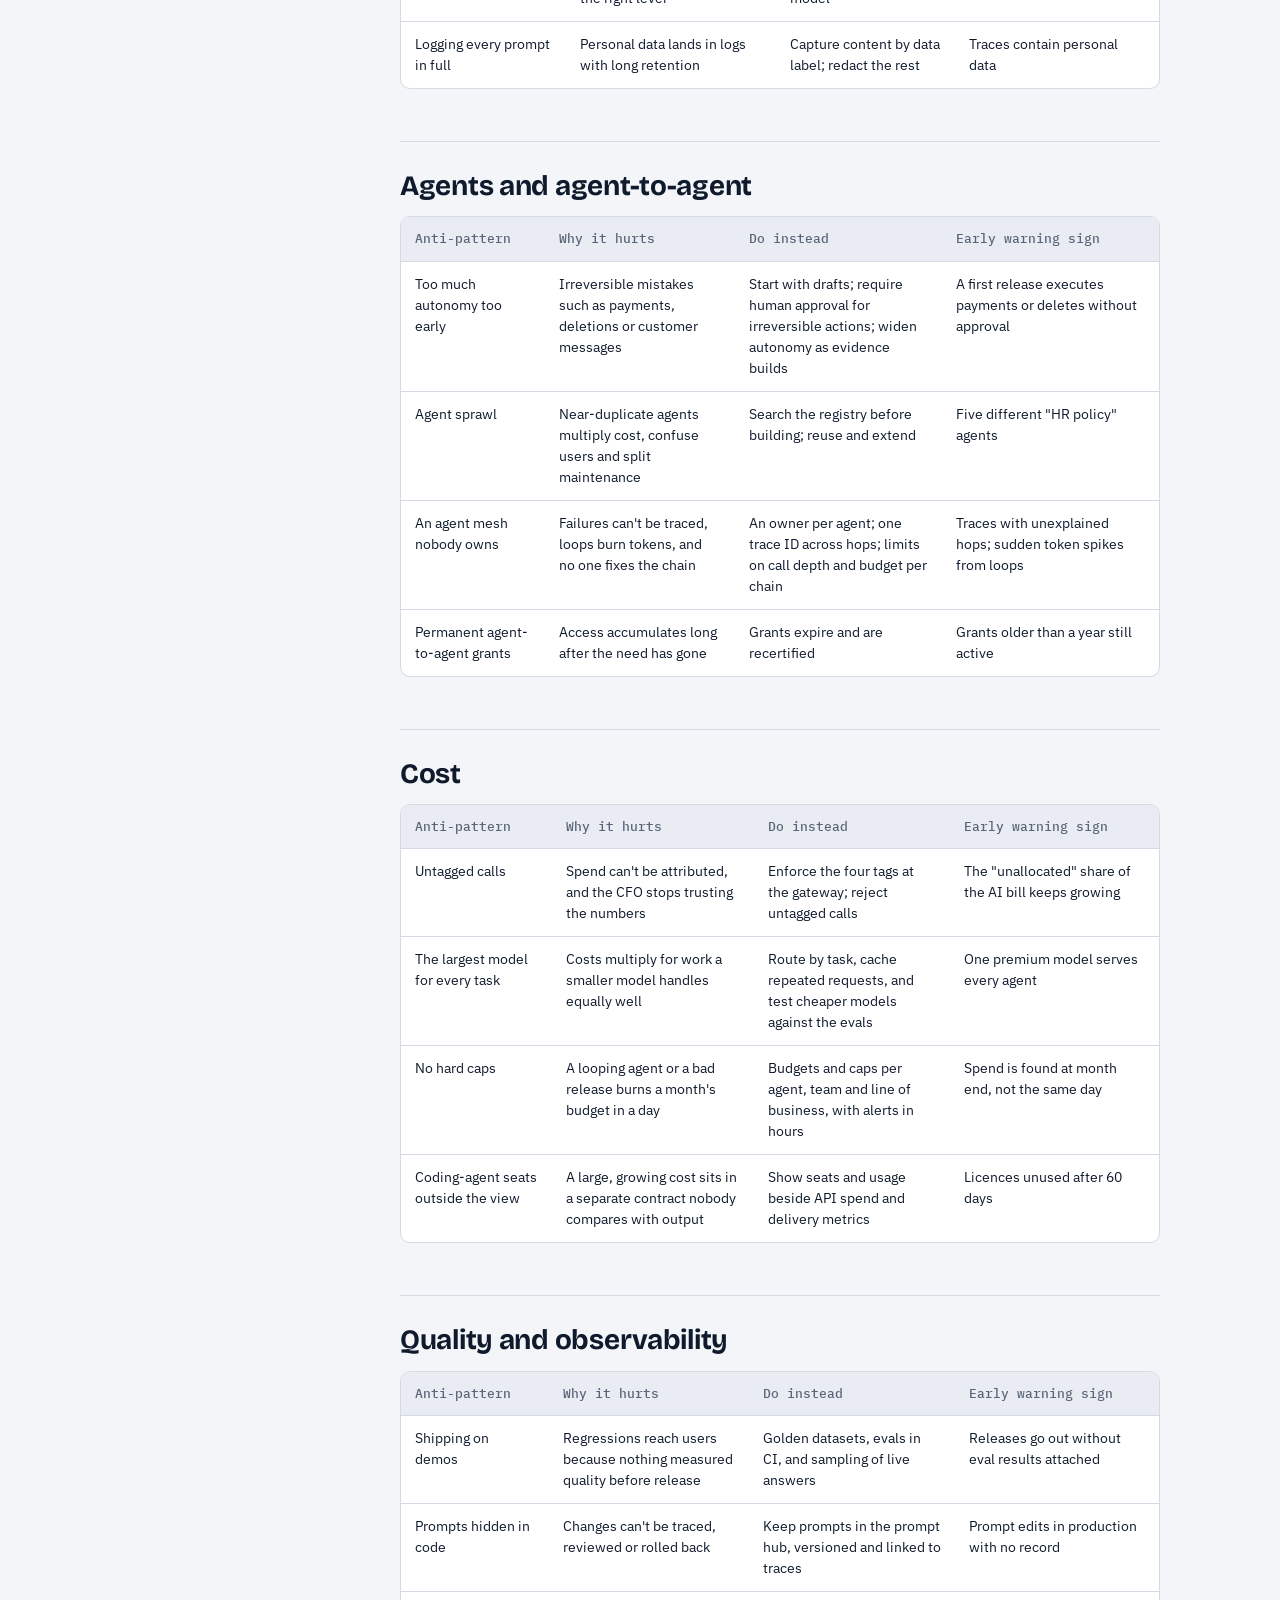
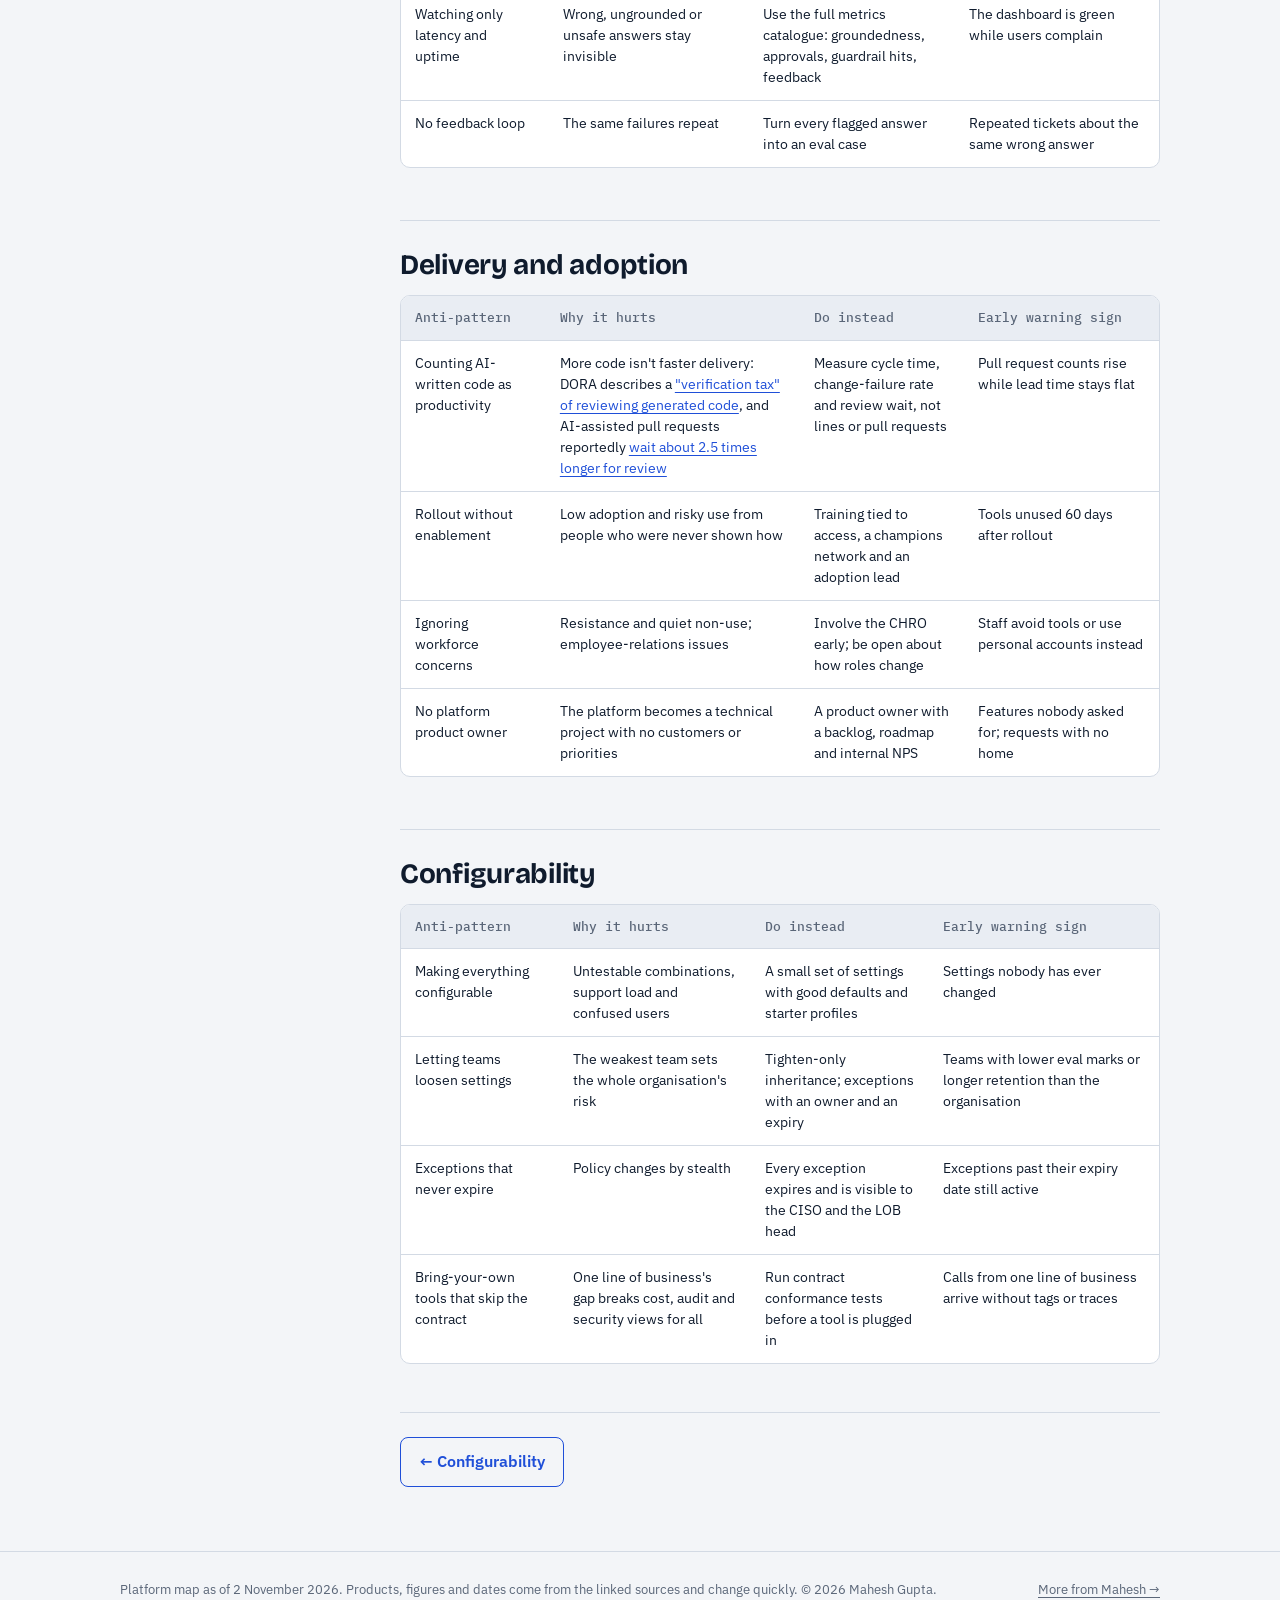
<file: platform/pitfalls.html>
<!doctype html>
<html lang="en">
<head>
<meta charset="utf-8">
<meta name="viewport" content="width=device-width, initial-scale=1, viewport-fit=cover">
<title>Enterprise Agentic AI Platform: Pitfalls and Anti-Patterns</title>
<meta name="description" content="Thirty-seven anti-patterns in building and running an enterprise agentic AI platform: why each hurts, what to do instead and the early warning sign.">
<meta name="author" content="Mahesh Gupta">
<link rel="canonical" href="https://pmaheshgupta.github.io/ai-native-engineering-playbook/platform/pitfalls.html">
<meta property="og:type" content="website">
<meta property="og:site_name" content="AI-Native Playbook">
<meta property="og:title" content="Enterprise Agentic AI Platform: Pitfalls and Anti-Patterns">
<meta property="og:description" content="Thirty-seven anti-patterns in building and running an enterprise agentic AI platform: why each hurts, what to do instead and the early warning sign.">
<meta property="og:url" content="https://pmaheshgupta.github.io/ai-native-engineering-playbook/platform/pitfalls.html">
<meta name="twitter:card" content="summary">
<link rel="preconnect" href="https://fonts.googleapis.com">
<link rel="preconnect" href="https://fonts.gstatic.com" crossorigin>
<link rel="stylesheet" href="https://fonts.googleapis.com/css2?family=Bricolage+Grotesque:opsz,wght@12..96,600;12..96,700&family=IBM+Plex+Sans:wght@400;500;600&family=IBM+Plex+Mono:wght@400;500&display=swap">
<link rel="stylesheet" href="../styles.css">

</head>
<body>
<nav class="topnav" aria-label="Site">
  <div class="wrap">
    <a class="brand" href="../">AI-Native Playbook</a>
    <ul class="tracks"><li><a class="l" href="../sdlc.html">SDLC</a></li><li><a class="l" href="../platform/" aria-current="true">Enterprise Agentic AI Platform</a></li><li><a class="l" href="../about.html">About</a></li></ul>
  </div>
</nav>
<main id="main">
<div class="wrap pf">
  <aside class="pf-side" aria-label="Enterprise Agentic AI Platform">
    <span class="eyebrow">Agentic AI Platform</span>
    <ul class="pf-tabs"><li><a href="index.html">Stakeholder map</a></li><li><a href="personas.html">Persona requirements</a></li><li><a href="processes.html">Operating processes</a></li><li><a href="configurability.html">Configurability</a></li><li><a href="pitfalls.html" aria-current="page">Pitfalls and anti-patterns</a><ul class="pf-toc" aria-label="On this page"><li><a href="#strategy-and-funding">Strategy and funding</a></li><li><a href="#governance-and-process">Governance and process</a></li><li><a href="#architecture-and-platform">Architecture and platform</a></li><li><a href="#security-identity-and-data">Security, identity and data</a></li><li><a href="#agents-and-agent-to-agent">Agents and agent-to-agent</a></li><li><a href="#cost">Cost</a></li><li><a href="#quality-and-observability">Quality and observability</a></li><li><a href="#delivery-and-adoption">Delivery and adoption</a></li><li><a href="#configurability">Configurability</a></li></ul></li></ul>
  </aside>
  <article class="doc">
    <div class="eyebrow">Enterprise Agentic AI Platform</div>
    <h1>Pitfalls and anti-patterns</h1>
    <p class="asof">As of 2 November 2026 · Mahesh Gupta</p>

<p>The costliest mistakes are rarely technical. Three do the most damage: building the whole platform before any use case proves value, governance that exists on paper but not at runtime, and a platform so slow or rigid that teams route around it and create shadow AI.</p>
<p>Each table lists the anti-pattern, why it hurts, what to do instead, and the early warning sign that it is already happening.</p>
<h2 id="strategy-and-funding">Strategy and funding</h2>
<div class="tscroll"><table><thead><tr><th>Anti-pattern</th><th>Why it hurts</th><th>Do instead</th><th>Early warning sign</th></tr></thead><tbody><tr><td>Platform before use cases: building all 16 modules before any agent ships</td><td>Spend with nothing to show; Gartner found <a href="https://www.truefoundry.com/pt/blog/9-takeaways-from-gartner-r-2026-hype-cycle-tm-for-ai-governance-technologies" rel="noopener" target="_blank">74% of CIOs</a> already say AI costs match or exceed benefits</td><td>Ship two or three use cases on the core (modules 1–4), then add modules as needs appear</td><td>The roadmap counts modules built, not use cases live</td></tr><tr><td>Measuring usage, not value</td><td>Adoption charts don't defend a budget</td><td>Take a KPI baseline before launch; report cost per business outcome</td><td>Dashboards show tokens and users but no business metric</td></tr><tr><td>Pilot sprawl</td><td>Dozens of proofs of concept, none in production; nothing learned about running AI</td><td>Kill criteria at intake; a cap on concurrent pilots</td><td>Pilots older than 90 days with no production date</td></tr><tr><td>Betting on one vendor</td><td>Model prices and capabilities shift every few months; lock-in removes leverage</td><td>Reach models through the gateway; build on MCP, A2A and OpenTelemetry</td><td>Application code calls a provider's SDK directly</td></tr></tbody></table></div>
<h2 id="governance-and-process">Governance and process</h2>
<div class="tscroll"><table><thead><tr><th>Anti-pattern</th><th>Why it hurts</th><th>Do instead</th><th>Early warning sign</th></tr></thead><tbody><tr><td>Paper governance: policies written, not enforced</td><td>Incidents still happen and audits find gaps; only <a href="https://softwarestrategiesblog.com/category/ai-governance/" rel="noopener" target="_blank">34% of organisations</a> have well-defined AI governance</td><td>Enforce policy at the gateway and policy engine; generate evidence automatically</td><td>A policy document exists but no runtime rule refers to it</td></tr><tr><td>The same approvals for everything</td><td>Low-risk work waits weeks, so teams go around the platform</td><td>Risk tiers, with tier 1 approved the same day</td><td>Approval queues lengthen while agents appear outside the registry</td></tr><tr><td>Approval theatre</td><td>Reviewers rubber-stamp what they can't assess, giving false assurance</td><td>Give reviewers diffs and eval results; sample-audit past approvals</td><td>Tier 3 approvals completed in minutes</td></tr><tr><td>Governance only at launch</td><td>Behaviour drifts as models, prompts and data change</td><td>Re-approve on model changes; review access quarterly; monitor continuously</td><td>No review after a model swap</td></tr><tr><td>A committee that reviews everything</td><td>Throughput collapses and the council becomes the bottleneck</td><td>The AI council sees tier 3 only; tiers 1–2 are delegated</td><td>The council's backlog runs past a month</td></tr></tbody></table></div>
<h2 id="architecture-and-platform">Architecture and platform</h2>
<div class="tscroll"><table><thead><tr><th>Anti-pattern</th><th>Why it hurts</th><th>Do instead</th><th>Early warning sign</th></tr></thead><tbody><tr><td>Point-to-point wiring: each agent connects to its own models and tools</td><td>No single place to apply policy, cost tags or audit</td><td>Route every model, tool and agent call through one gateway</td><td>Provider API keys sit in application config files</td></tr><tr><td>Building every module yourself</td><td>Slow and costly, and rarely as good as specialist tools</td><td>Build the core and the glue; buy or reuse the rest</td><td>The platform team is rebuilding observability or DLP</td></tr><tr><td>The platform as one more silo</td><td>If it can't read existing tools, teams keep their own and route around it</td><td>Plug in through open standards; connect to ITSM, GRC and the identity provider</td><td>Teams keep separate tooling because the platform can't do something</td></tr><tr><td>Hard-coding one organisation's process</td><td>The next line of business or client needs a different approval chain</td><td>Keep processes as configuration: workflow definitions and policy as code</td><td>Changing an approval step needs a code release</td></tr><tr><td>Treating moving standards as settled</td><td>OpenTelemetry's GenAI conventions are <a href="https://dev.to/azena-ai/opentelemetrys-genai-semantic-conventions-are-not-stable-yet-heres-what-actually-shipped-in-2026-3mke" rel="noopener" target="_blank">still marked Development</a>; renamed fields break dashboards</td><td>Pin versions and keep an adapter layer</td><td>Raw field names are used directly across many services</td></tr></tbody></table></div>
<h2 id="security-identity-and-data">Security, identity and data</h2>
<div class="tscroll"><table><thead><tr><th>Anti-pattern</th><th>Why it hurts</th><th>Do instead</th><th>Early warning sign</th></tr></thead><tbody><tr><td>Shared keys, or agents running on a broad service account</td><td>One leak exposes everything, and no action can be traced to an agent</td><td>A separate identity per agent; short-lived, scoped tokens</td><td>The same key appears in several agents</td></tr><tr><td>Token passthrough: forwarding the user's own token downstream</td><td>Any compromised hop gets the user's full rights; the <a href="https://tianpan.co/blog/2026/04/18/agent-identity-delegated-authorization-oauth-agentic-actions" rel="noopener" target="_blank">MCP specification forbids it</a></td><td>Exchange tokens at every hop for a narrower one naming user and agent</td><td>Downstream services receive the user's original token</td></tr><tr><td>Indexing before classifying</td><td>Retrieval surfaces confidential data to people who should never see it</td><td>Label sources first; retrieval uses the end user's permissions</td><td>A vector index built from "everything in SharePoint"</td></tr><tr><td>Treating retrieved content as instructions</td><td>Prompt injection arrives through documents, emails, tool output and tampered Agent Cards</td><td>Treat all retrieved content as data; accept only signed cards from your registry; run runtime defence</td><td>An agent acts on an instruction found in an email or web page</td></tr><tr><td>Unknown agents in production</td><td>You can't govern what you can't see; <a href="https://www.beri.net/tag/CISO" rel="noopener" target="_blank">82% of enterprises</a> found unknown agents in production (CSA and Token Security)</td><td>Discovery plus registration before any access is granted</td><td>Security finds agents that aren't in the registry</td></tr><tr><td>No kill switch</td><td>A misbehaving agent keeps running while people find the right lever</td><td>A tested switch for every agent, tool and model</td><td>Stopping an agent needs a redeploy</td></tr><tr><td>Logging every prompt in full</td><td>Personal data lands in logs with long retention</td><td>Capture content by data label; redact the rest</td><td>Traces contain personal data</td></tr></tbody></table></div>
<h2 id="agents-and-agent-to-agent">Agents and agent-to-agent</h2>
<div class="tscroll"><table><thead><tr><th>Anti-pattern</th><th>Why it hurts</th><th>Do instead</th><th>Early warning sign</th></tr></thead><tbody><tr><td>Too much autonomy too early</td><td>Irreversible mistakes such as payments, deletions or customer messages</td><td>Start with drafts; require human approval for irreversible actions; widen autonomy as evidence builds</td><td>A first release executes payments or deletes without approval</td></tr><tr><td>Agent sprawl</td><td>Near-duplicate agents multiply cost, confuse users and split maintenance</td><td>Search the registry before building; reuse and extend</td><td>Five different "HR policy" agents</td></tr><tr><td>An agent mesh nobody owns</td><td>Failures can't be traced, loops burn tokens, and no one fixes the chain</td><td>An owner per agent; one trace ID across hops; limits on call depth and budget per chain</td><td>Traces with unexplained hops; sudden token spikes from loops</td></tr><tr><td>Permanent agent-to-agent grants</td><td>Access accumulates long after the need has gone</td><td>Grants expire and are recertified</td><td>Grants older than a year still active</td></tr></tbody></table></div>
<h2 id="cost">Cost</h2>
<div class="tscroll"><table><thead><tr><th>Anti-pattern</th><th>Why it hurts</th><th>Do instead</th><th>Early warning sign</th></tr></thead><tbody><tr><td>Untagged calls</td><td>Spend can't be attributed, and the CFO stops trusting the numbers</td><td>Enforce the four tags at the gateway; reject untagged calls</td><td>The "unallocated" share of the AI bill keeps growing</td></tr><tr><td>The largest model for every task</td><td>Costs multiply for work a smaller model handles equally well</td><td>Route by task, cache repeated requests, and test cheaper models against the evals</td><td>One premium model serves every agent</td></tr><tr><td>No hard caps</td><td>A looping agent or a bad release burns a month's budget in a day</td><td>Budgets and caps per agent, team and line of business, with alerts in hours</td><td>Spend is found at month end, not the same day</td></tr><tr><td>Coding-agent seats outside the view</td><td>A large, growing cost sits in a separate contract nobody compares with output</td><td>Show seats and usage beside API spend and delivery metrics</td><td>Licences unused after 60 days</td></tr></tbody></table></div>
<h2 id="quality-and-observability">Quality and observability</h2>
<div class="tscroll"><table><thead><tr><th>Anti-pattern</th><th>Why it hurts</th><th>Do instead</th><th>Early warning sign</th></tr></thead><tbody><tr><td>Shipping on demos</td><td>Regressions reach users because nothing measured quality before release</td><td>Golden datasets, evals in CI, and sampling of live answers</td><td>Releases go out without eval results attached</td></tr><tr><td>Prompts hidden in code</td><td>Changes can't be traced, reviewed or rolled back</td><td>Keep prompts in the prompt hub, versioned and linked to traces</td><td>Prompt edits in production with no record</td></tr><tr><td>Watching only latency and uptime</td><td>Wrong, ungrounded or unsafe answers stay invisible</td><td>Use the full metrics catalogue: groundedness, approvals, guardrail hits, feedback</td><td>The dashboard is green while users complain</td></tr><tr><td>No feedback loop</td><td>The same failures repeat</td><td>Turn every flagged answer into an eval case</td><td>Repeated tickets about the same wrong answer</td></tr></tbody></table></div>
<h2 id="delivery-and-adoption">Delivery and adoption</h2>
<div class="tscroll"><table><thead><tr><th>Anti-pattern</th><th>Why it hurts</th><th>Do instead</th><th>Early warning sign</th></tr></thead><tbody><tr><td>Counting AI-written code as productivity</td><td>More code isn't faster delivery: DORA describes a <a href="https://www.qodo.ai/?p=22610" rel="noopener" target="_blank">"verification tax" of reviewing generated code</a>, and AI-assisted pull requests reportedly <a href="https://www.miromind.ai/use-cases/what-metrics-best-predict-developer-productivity-improvements" rel="noopener" target="_blank">wait about 2.5 times longer for review</a></td><td>Measure cycle time, change-failure rate and review wait, not lines or pull requests</td><td>Pull request counts rise while lead time stays flat</td></tr><tr><td>Rollout without enablement</td><td>Low adoption and risky use from people who were never shown how</td><td>Training tied to access, a champions network and an adoption lead</td><td>Tools unused 60 days after rollout</td></tr><tr><td>Ignoring workforce concerns</td><td>Resistance and quiet non-use; employee-relations issues</td><td>Involve the CHRO early; be open about how roles change</td><td>Staff avoid tools or use personal accounts instead</td></tr><tr><td>No platform product owner</td><td>The platform becomes a technical project with no customers or priorities</td><td>A product owner with a backlog, roadmap and internal NPS</td><td>Features nobody asked for; requests with no home</td></tr></tbody></table></div>
<h2 id="configurability">Configurability</h2>
<div class="tscroll"><table><thead><tr><th>Anti-pattern</th><th>Why it hurts</th><th>Do instead</th><th>Early warning sign</th></tr></thead><tbody><tr><td>Making everything configurable</td><td>Untestable combinations, support load and confused users</td><td>A small set of settings with good defaults and starter profiles</td><td>Settings nobody has ever changed</td></tr><tr><td>Letting teams loosen settings</td><td>The weakest team sets the whole organisation's risk</td><td>Tighten-only inheritance; exceptions with an owner and an expiry</td><td>Teams with lower eval marks or longer retention than the organisation</td></tr><tr><td>Exceptions that never expire</td><td>Policy changes by stealth</td><td>Every exception expires and is visible to the CISO and the LOB head</td><td>Exceptions past their expiry date still active</td></tr><tr><td>Bring-your-own tools that skip the contract</td><td>One line of business's gap breaks cost, audit and security views for all</td><td>Run contract conformance tests before a tool is plugged in</td><td>Calls from one line of business arrive without tags or traces</td></tr></tbody></table></div>

    <nav class="pf-pager" aria-label="Platform pages"><a class="btn ghost" href="configurability.html">← Configurability</a></nav>
  </article>
</div>
</main>
<footer><div class="wrap site-foot"><p>Platform map as of 2 November 2026. Products, figures and dates come from the linked sources and change quickly. © 2026 Mahesh Gupta.</p><a href="https://pmaheshgupta.github.io/">More from Mahesh →</a></div></footer>
<script src="../site.js" defer></script>
</body>
</html>
</file>
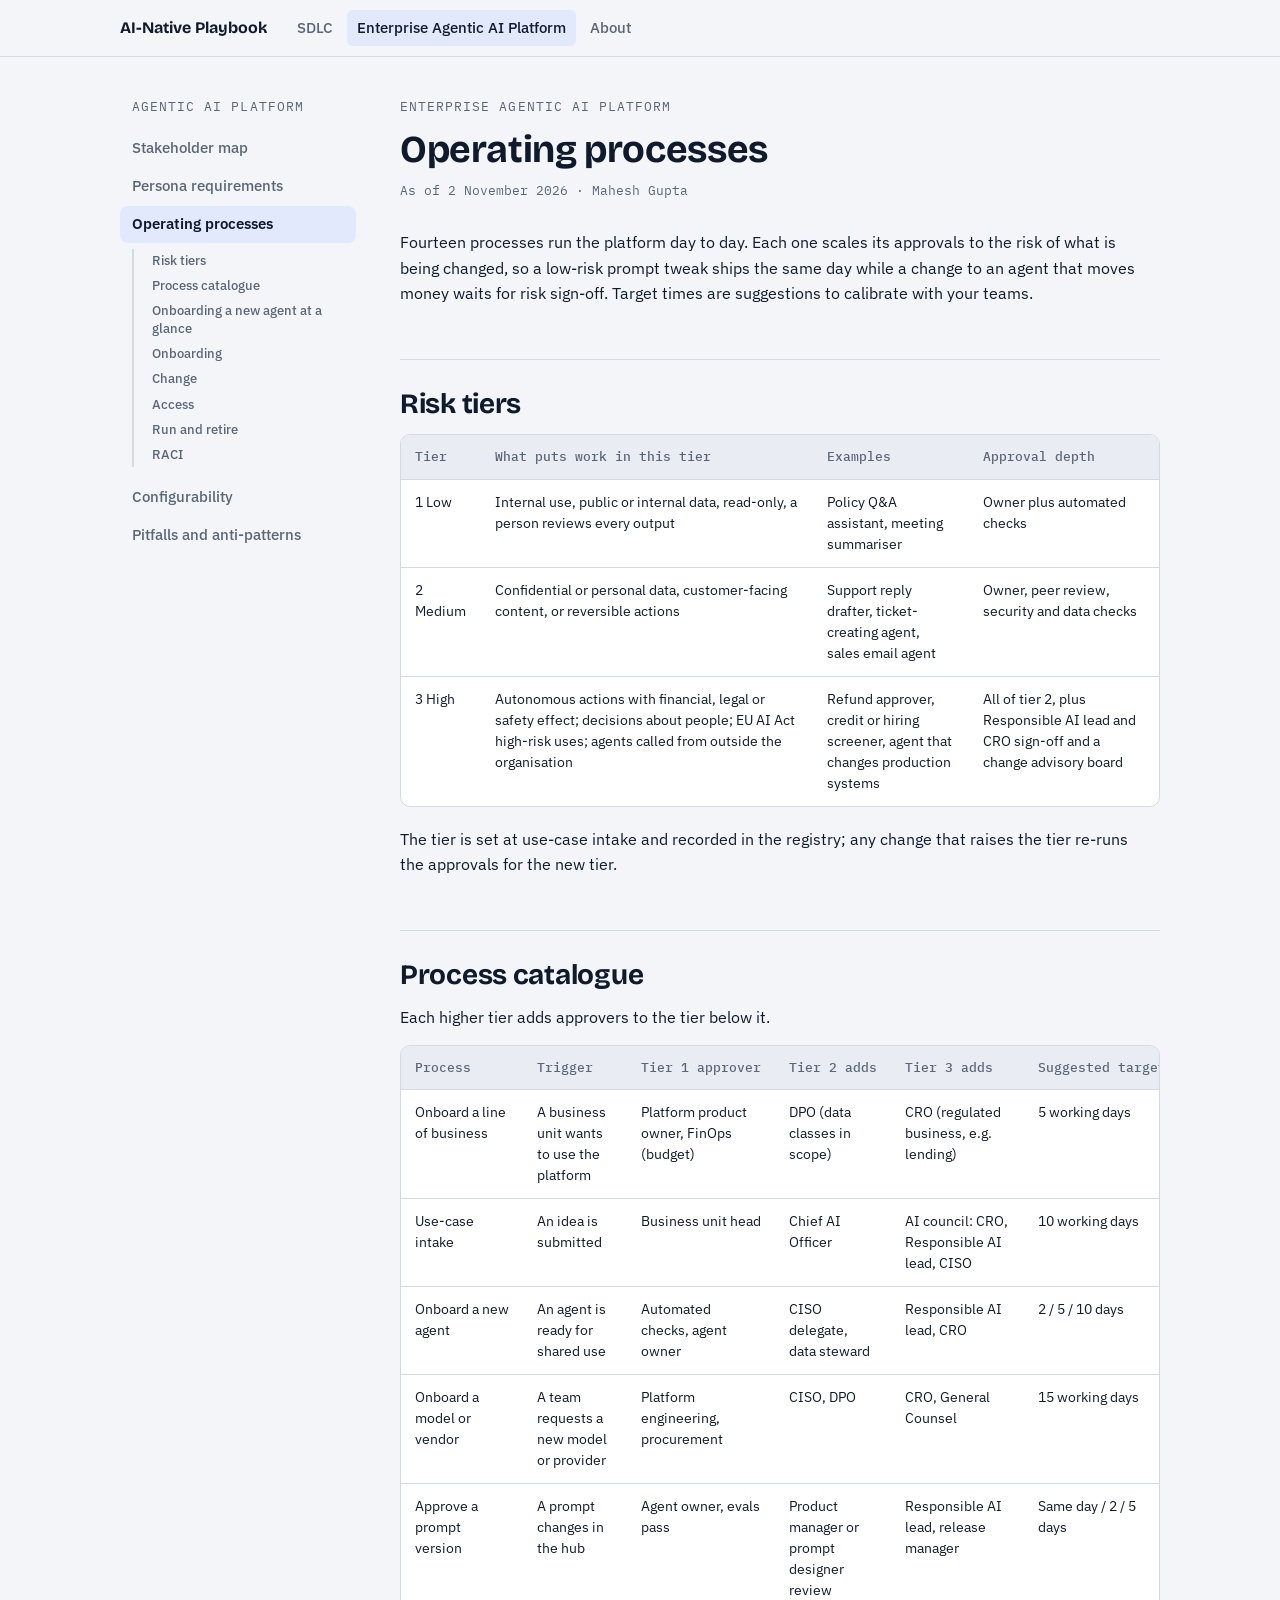
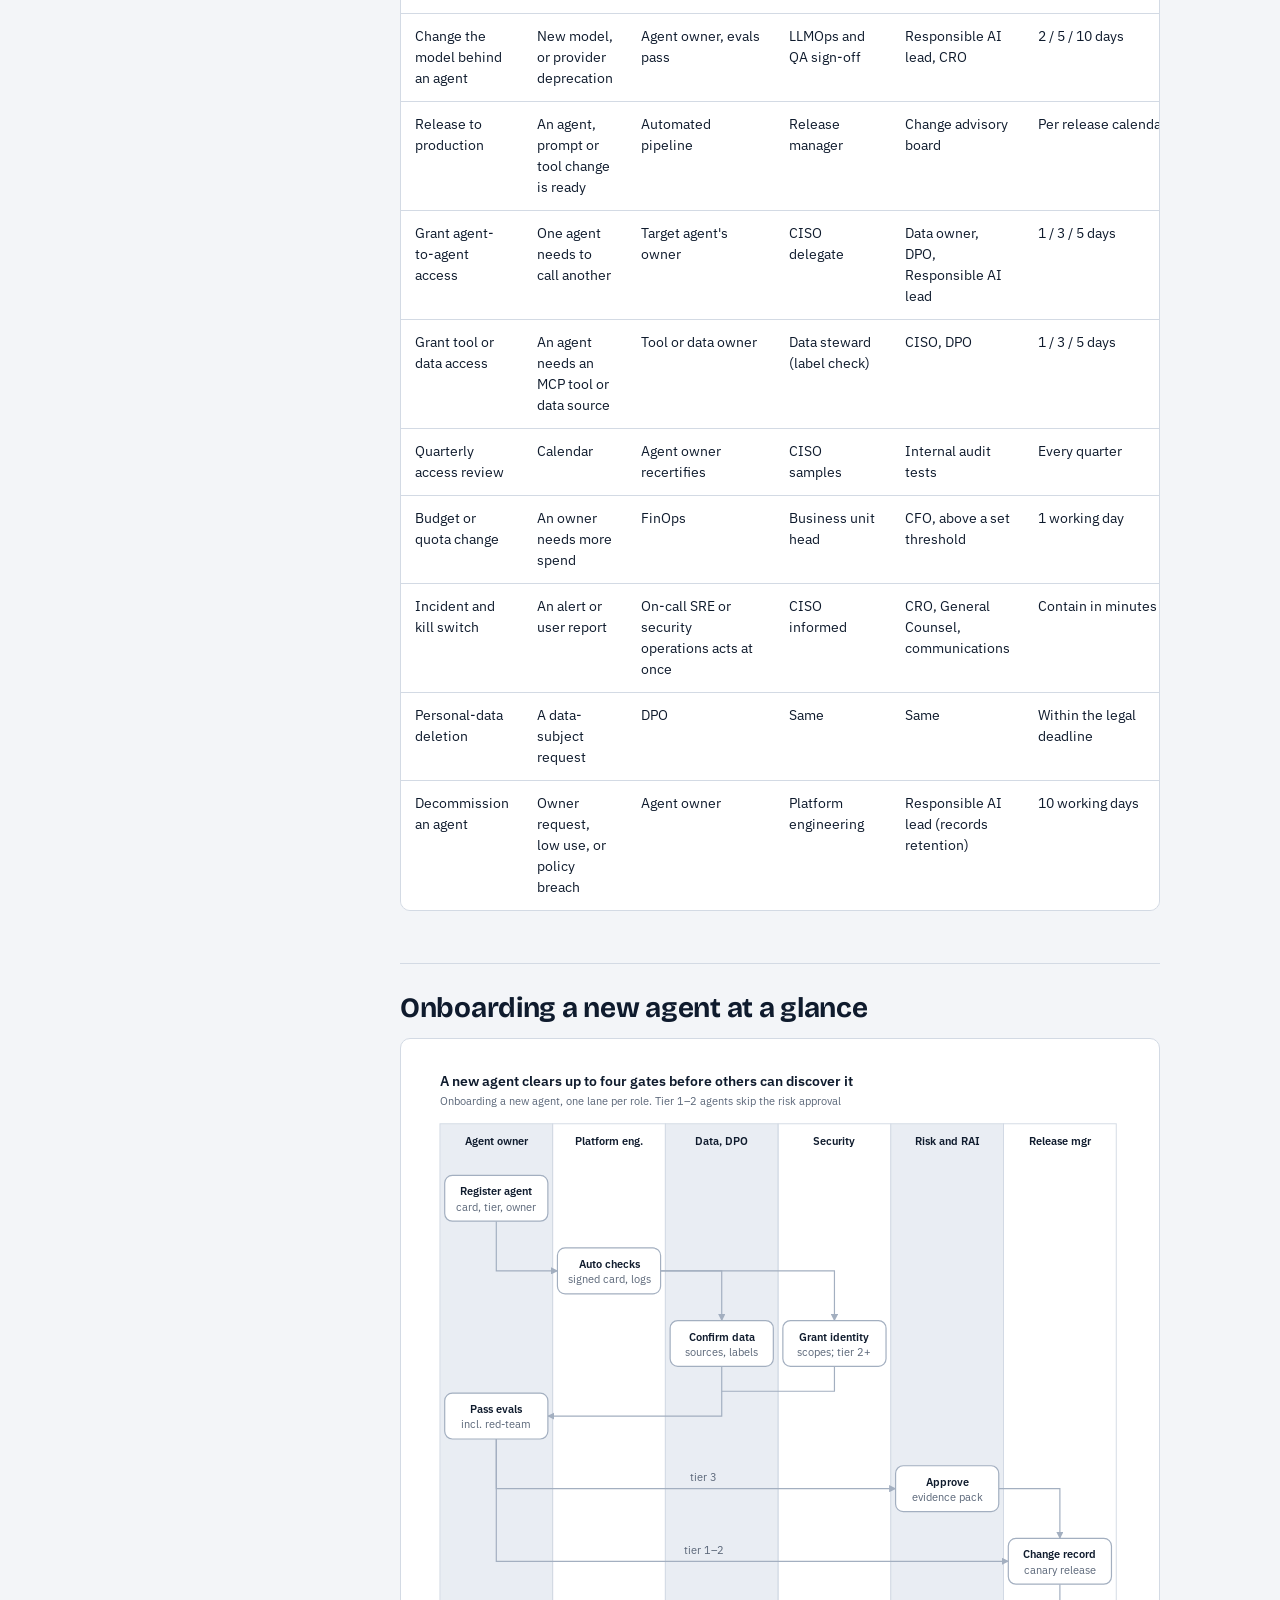
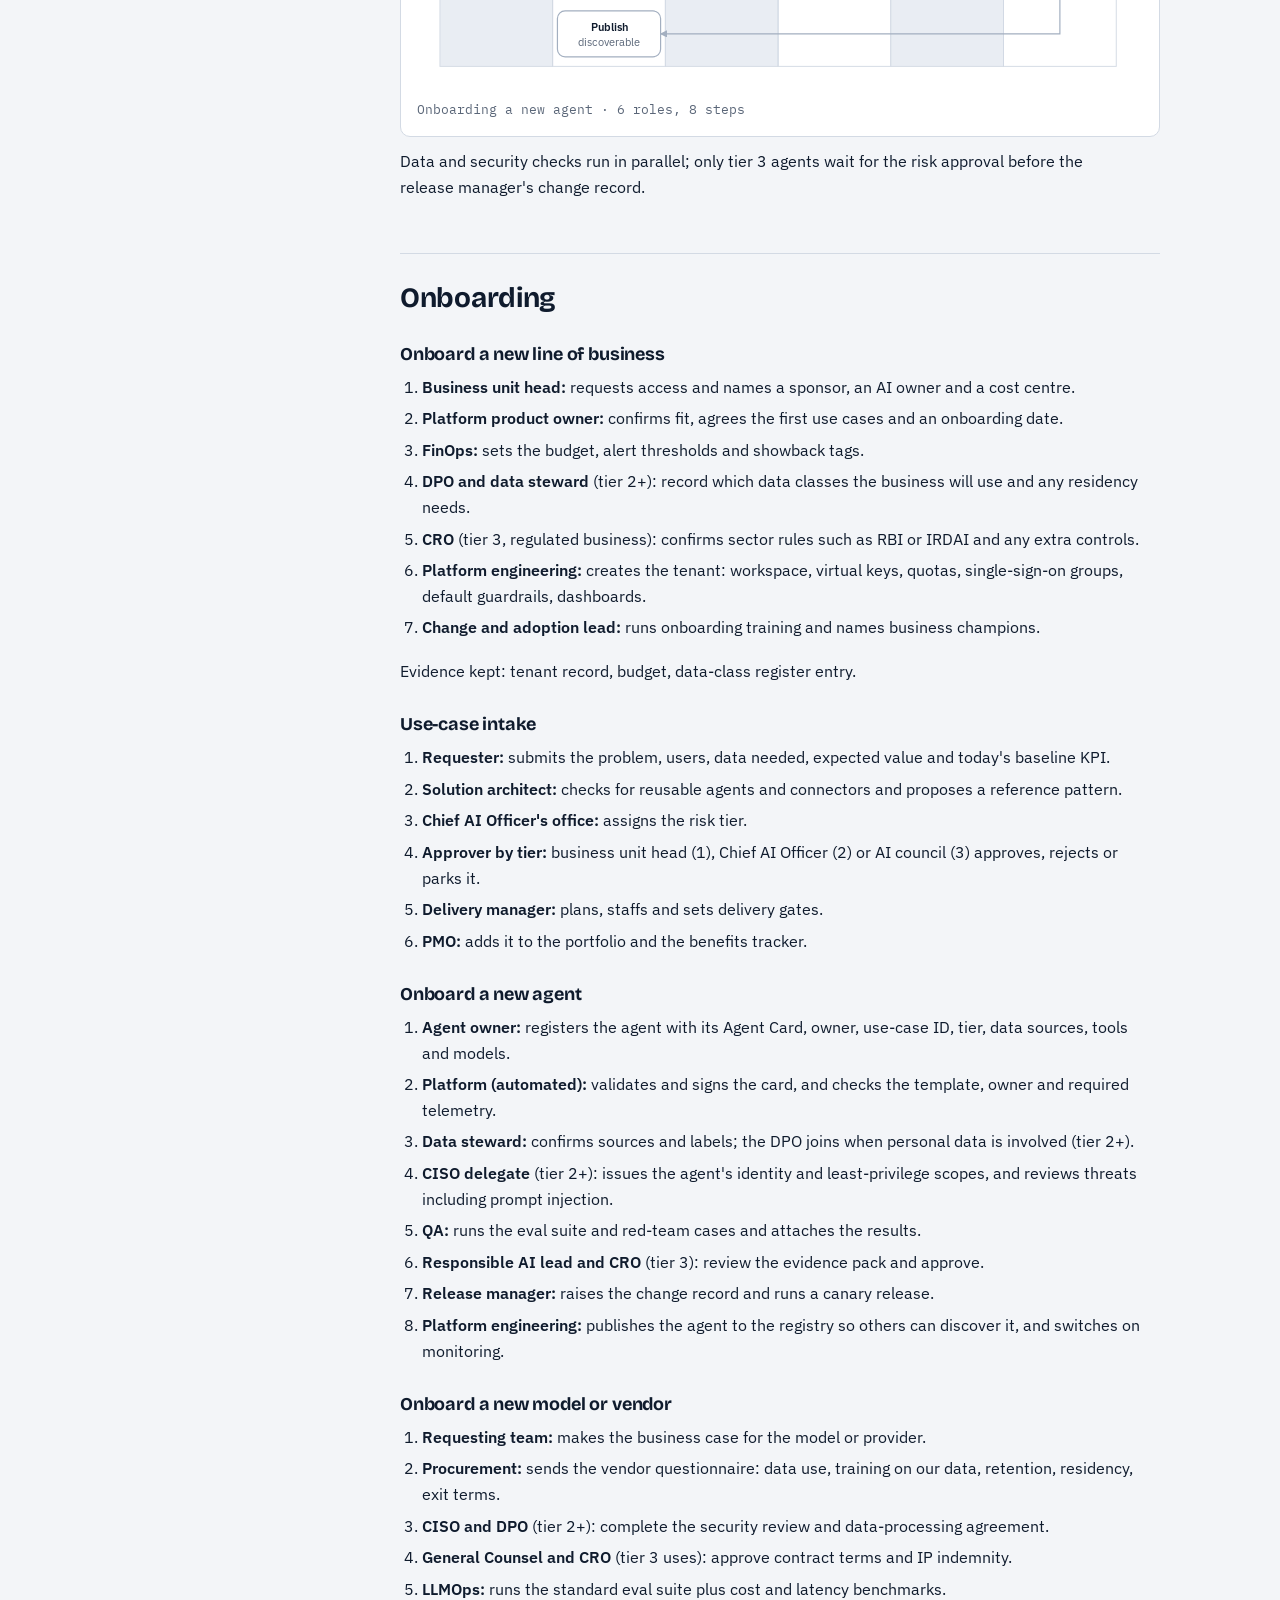
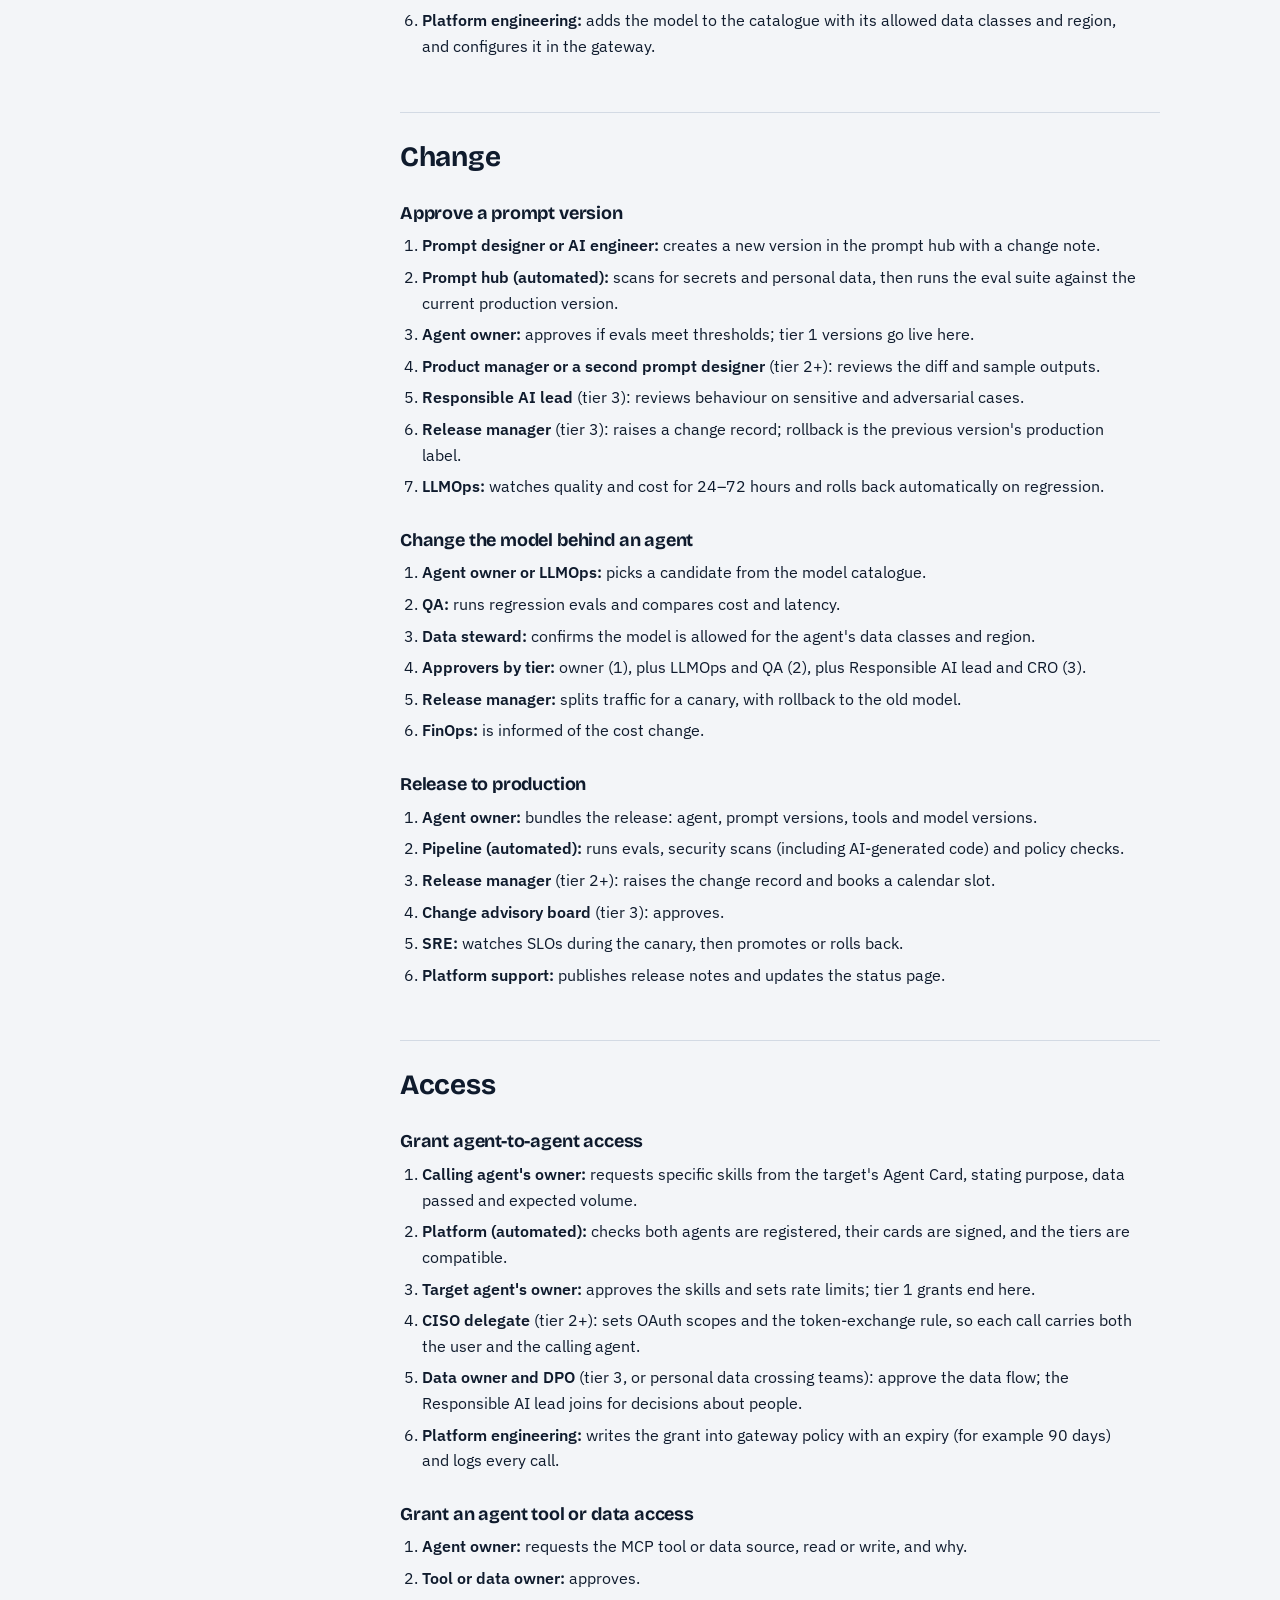
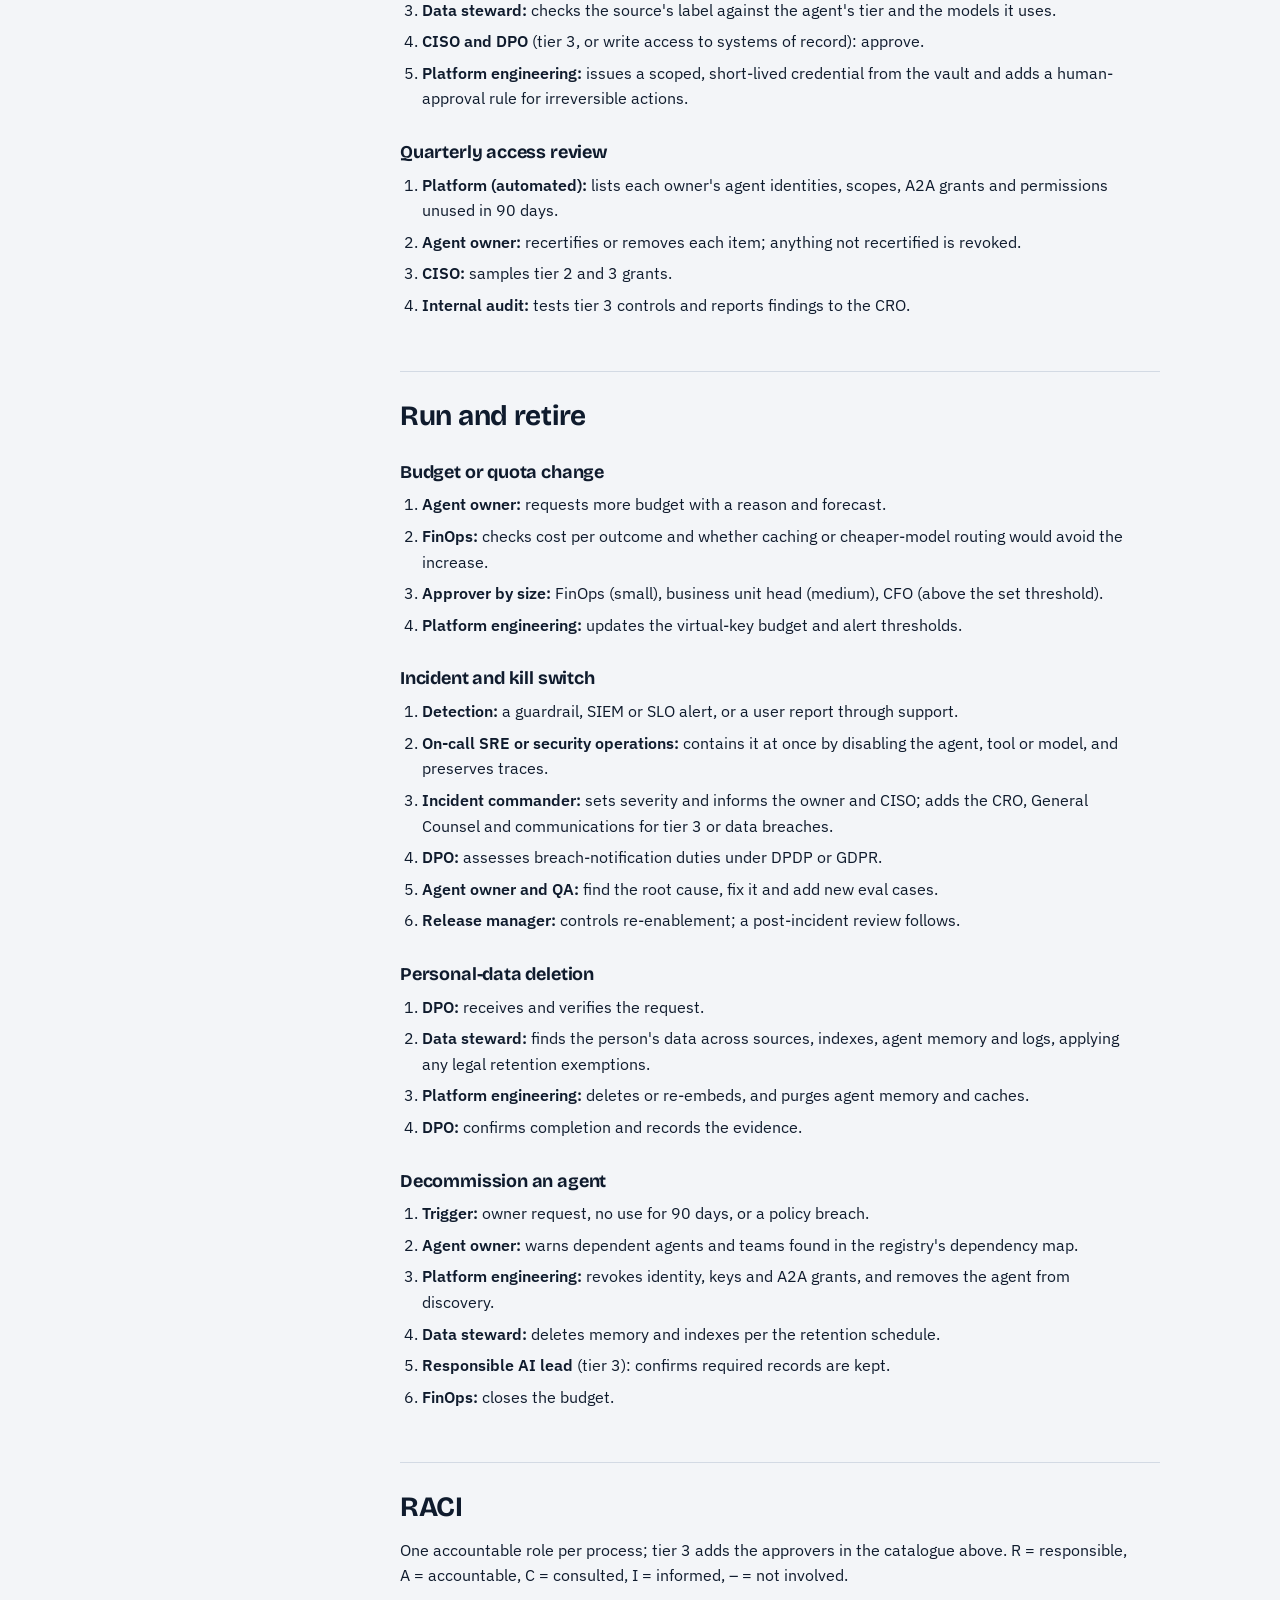
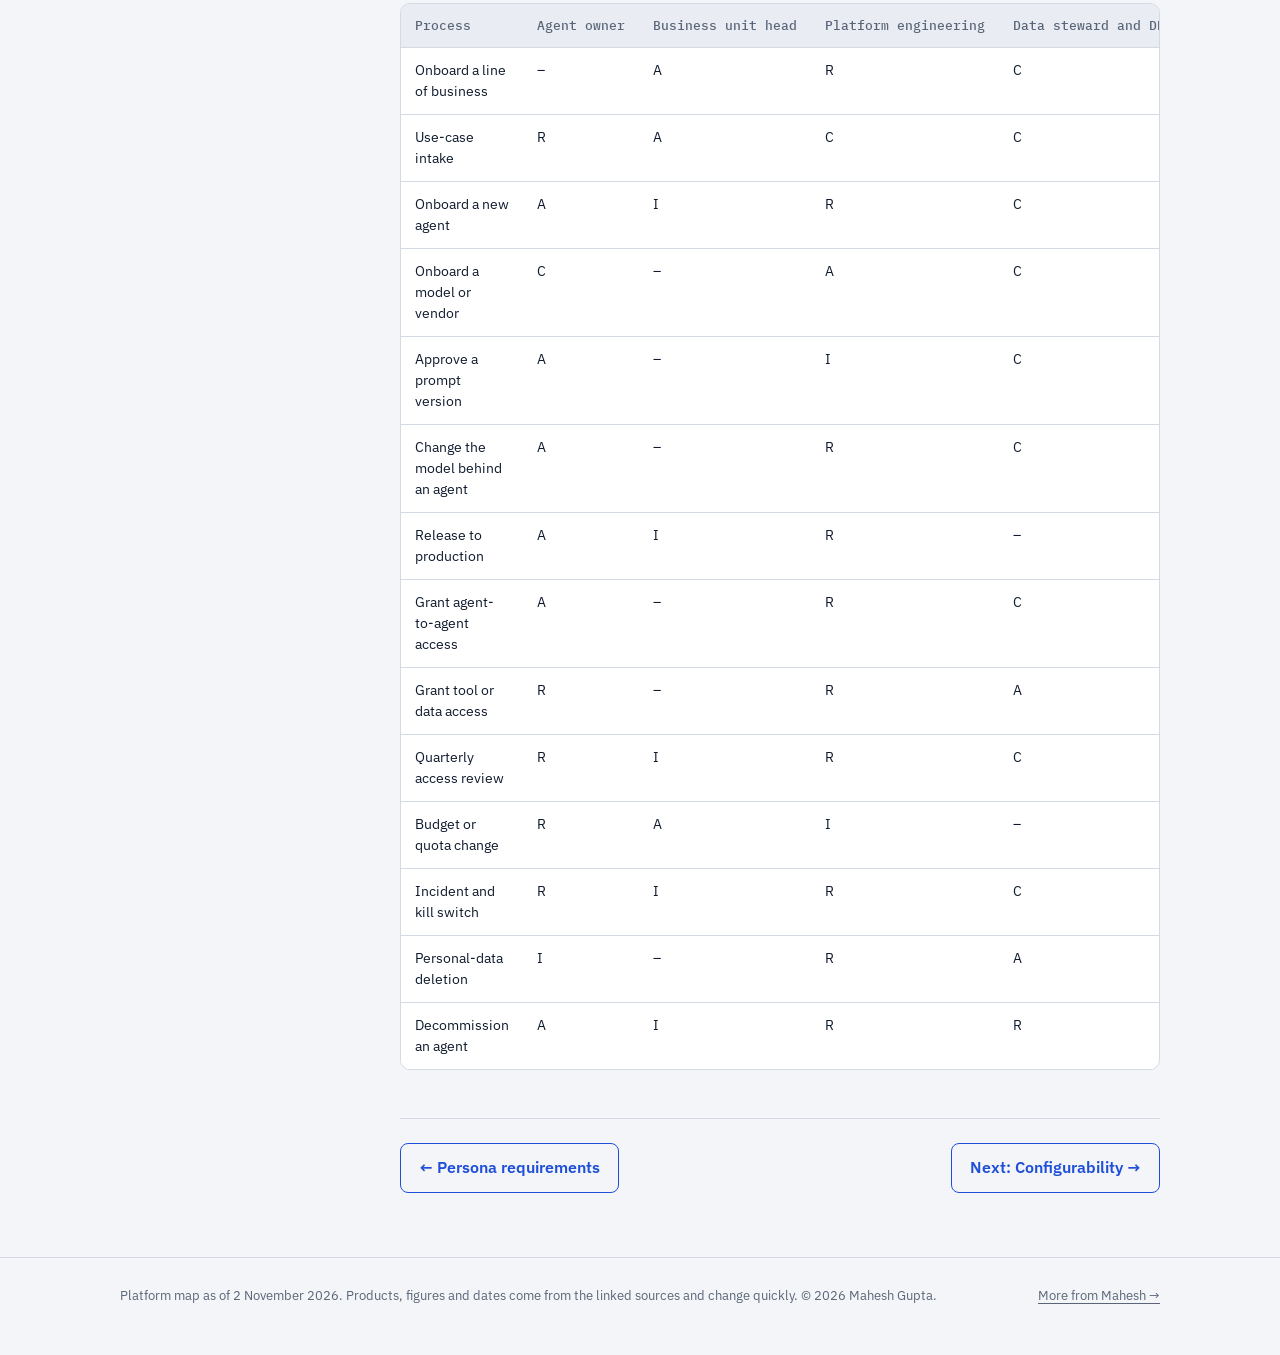
<file: platform/processes.html>
<!doctype html>
<html lang="en">
<head>
<meta charset="utf-8">
<meta name="viewport" content="width=device-width, initial-scale=1, viewport-fit=cover">
<title>Enterprise Agentic AI Platform: Operating Processes</title>
<meta name="description" content="Fourteen operating processes for an enterprise agentic AI platform, from onboarding an agent to approving a prompt version, with risk tiers, approvers and a RACI.">
<meta name="author" content="Mahesh Gupta">
<link rel="canonical" href="https://pmaheshgupta.github.io/ai-native-engineering-playbook/platform/processes.html">
<meta property="og:type" content="website">
<meta property="og:site_name" content="AI-Native Playbook">
<meta property="og:title" content="Enterprise Agentic AI Platform: Operating Processes">
<meta property="og:description" content="Fourteen operating processes for an enterprise agentic AI platform, from onboarding an agent to approving a prompt version, with risk tiers, approvers and a RACI.">
<meta property="og:url" content="https://pmaheshgupta.github.io/ai-native-engineering-playbook/platform/processes.html">
<meta name="twitter:card" content="summary">
<link rel="preconnect" href="https://fonts.googleapis.com">
<link rel="preconnect" href="https://fonts.gstatic.com" crossorigin>
<link rel="stylesheet" href="https://fonts.googleapis.com/css2?family=Bricolage+Grotesque:opsz,wght@12..96,600;12..96,700&family=IBM+Plex+Sans:wght@400;500;600&family=IBM+Plex+Mono:wght@400;500&display=swap">
<link rel="stylesheet" href="../styles.css">

</head>
<body>
<nav class="topnav" aria-label="Site">
  <div class="wrap">
    <a class="brand" href="../">AI-Native Playbook</a>
    <ul class="tracks"><li><a class="l" href="../sdlc.html">SDLC</a></li><li><a class="l" href="../platform/" aria-current="true">Enterprise Agentic AI Platform</a></li><li><a class="l" href="../about.html">About</a></li></ul>
  </div>
</nav>
<main id="main">
<div class="wrap pf">
  <aside class="pf-side" aria-label="Enterprise Agentic AI Platform">
    <span class="eyebrow">Agentic AI Platform</span>
    <ul class="pf-tabs"><li><a href="index.html">Stakeholder map</a></li><li><a href="personas.html">Persona requirements</a></li><li><a href="processes.html" aria-current="page">Operating processes</a><ul class="pf-toc" aria-label="On this page"><li><a href="#risk-tiers">Risk tiers</a></li><li><a href="#process-catalogue">Process catalogue</a></li><li><a href="#onboarding-a-new-agent-at-a-glance">Onboarding a new agent at a glance</a></li><li><a href="#onboarding">Onboarding</a></li><li><a href="#change">Change</a></li><li><a href="#access">Access</a></li><li><a href="#run-and-retire">Run and retire</a></li><li><a href="#raci">RACI</a></li></ul></li><li><a href="configurability.html">Configurability</a></li><li><a href="pitfalls.html">Pitfalls and anti-patterns</a></li></ul>
  </aside>
  <article class="doc">
    <div class="eyebrow">Enterprise Agentic AI Platform</div>
    <h1>Operating processes</h1>
    <p class="asof">As of 2 November 2026 · Mahesh Gupta</p>

<p>Fourteen processes run the platform day to day. Each one scales its approvals to the risk of what is being changed, so a low-risk prompt tweak ships the same day while a change to an agent that moves money waits for risk sign-off. Target times are suggestions to calibrate with your teams.</p>
<h2 id="risk-tiers">Risk tiers</h2>
<div class="tscroll"><table><thead><tr><th>Tier</th><th>What puts work in this tier</th><th>Examples</th><th>Approval depth</th></tr></thead><tbody><tr><td>1 Low</td><td>Internal use, public or internal data, read-only, a person reviews every output</td><td>Policy Q&amp;A assistant, meeting summariser</td><td>Owner plus automated checks</td></tr><tr><td>2 Medium</td><td>Confidential or personal data, customer-facing content, or reversible actions</td><td>Support reply drafter, ticket-creating agent, sales email agent</td><td>Owner, peer review, security and data checks</td></tr><tr><td>3 High</td><td>Autonomous actions with financial, legal or safety effect; decisions about people; EU AI Act high-risk uses; agents called from outside the organisation</td><td>Refund approver, credit or hiring screener, agent that changes production systems</td><td>All of tier 2, plus Responsible AI lead and CRO sign-off and a change advisory board</td></tr></tbody></table></div>
<p>The tier is set at use-case intake and recorded in the registry; any change that raises the tier re-runs the approvals for the new tier.</p>
<h2 id="process-catalogue">Process catalogue</h2>
<p>Each higher tier adds approvers to the tier below it.</p>
<div class="tscroll"><table><thead><tr><th>Process</th><th>Trigger</th><th>Tier 1 approver</th><th>Tier 2 adds</th><th>Tier 3 adds</th><th>Suggested target</th></tr></thead><tbody><tr><td>Onboard a line of business</td><td>A business unit wants to use the platform</td><td>Platform product owner, FinOps (budget)</td><td>DPO (data classes in scope)</td><td>CRO (regulated business, e.g. lending)</td><td>5 working days</td></tr><tr><td>Use-case intake</td><td>An idea is submitted</td><td>Business unit head</td><td>Chief AI Officer</td><td>AI council: CRO, Responsible AI lead, CISO</td><td>10 working days</td></tr><tr><td>Onboard a new agent</td><td>An agent is ready for shared use</td><td>Automated checks, agent owner</td><td>CISO delegate, data steward</td><td>Responsible AI lead, CRO</td><td>2 / 5 / 10 days</td></tr><tr><td>Onboard a model or vendor</td><td>A team requests a new model or provider</td><td>Platform engineering, procurement</td><td>CISO, DPO</td><td>CRO, General Counsel</td><td>15 working days</td></tr><tr><td>Approve a prompt version</td><td>A prompt changes in the hub</td><td>Agent owner, evals pass</td><td>Product manager or prompt designer review</td><td>Responsible AI lead, release manager</td><td>Same day / 2 / 5 days</td></tr><tr><td>Change the model behind an agent</td><td>New model, or provider deprecation</td><td>Agent owner, evals pass</td><td>LLMOps and QA sign-off</td><td>Responsible AI lead, CRO</td><td>2 / 5 / 10 days</td></tr><tr><td>Release to production</td><td>An agent, prompt or tool change is ready</td><td>Automated pipeline</td><td>Release manager</td><td>Change advisory board</td><td>Per release calendar</td></tr><tr><td>Grant agent-to-agent access</td><td>One agent needs to call another</td><td>Target agent's owner</td><td>CISO delegate</td><td>Data owner, DPO, Responsible AI lead</td><td>1 / 3 / 5 days</td></tr><tr><td>Grant tool or data access</td><td>An agent needs an MCP tool or data source</td><td>Tool or data owner</td><td>Data steward (label check)</td><td>CISO, DPO</td><td>1 / 3 / 5 days</td></tr><tr><td>Quarterly access review</td><td>Calendar</td><td>Agent owner recertifies</td><td>CISO samples</td><td>Internal audit tests</td><td>Every quarter</td></tr><tr><td>Budget or quota change</td><td>An owner needs more spend</td><td>FinOps</td><td>Business unit head</td><td>CFO, above a set threshold</td><td>1 working day</td></tr><tr><td>Incident and kill switch</td><td>An alert or user report</td><td>On-call SRE or security operations acts at once</td><td>CISO informed</td><td>CRO, General Counsel, communications</td><td>Contain in minutes</td></tr><tr><td>Personal-data deletion</td><td>A data-subject request</td><td>DPO</td><td>Same</td><td>Same</td><td>Within the legal deadline</td></tr><tr><td>Decommission an agent</td><td>Owner request, low use, or policy breach</td><td>Agent owner</td><td>Platform engineering</td><td>Responsible AI lead (records retention)</td><td>10 working days</td></tr></tbody></table></div>
<h2 id="onboarding-a-new-agent-at-a-glance">Onboarding a new agent at a glance</h2>
<figure class="dg"><svg class="diagram" focusable="false" viewBox="0 0 760 664" role="img" aria-label="A new agent clears up to four gates before others can discover it" font-size="12"><defs><marker id="lane-arrow" viewBox="0 0 10 10" refX="9" refY="5" markerWidth="6" markerHeight="6" orient="auto-start-reverse"><path d="M0 0L10 5L0 10z" fill="var(--diagram-line)"></path></marker></defs><text x="24" y="32" font-size="15" font-weight="600" fill="var(--ink)">A new agent clears up to four gates before others can discover it</text><text x="24" y="52" font-size="11.5" fill="var(--muted)">Onboarding a new agent, one lane per role. Tier 1–2 agents skip the risk approval</text><g><rect x="24" y="72" width="118" height="568" fill="var(--sunk)" stroke="var(--rule)" stroke-width="1"></rect><rect x="142" y="72" width="118" height="568" fill="none" stroke="var(--rule)" stroke-width="1"></rect><rect x="260" y="72" width="118" height="568" fill="var(--sunk)" stroke="var(--rule)" stroke-width="1"></rect><rect x="378" y="72" width="118" height="568" fill="none" stroke="var(--rule)" stroke-width="1"></rect><rect x="496" y="72" width="118" height="568" fill="var(--sunk)" stroke="var(--rule)" stroke-width="1"></rect><rect x="614" y="72" width="118" height="568" fill="none" stroke="var(--rule)" stroke-width="1"></rect></g><g><text x="83" y="94" text-anchor="middle" font-weight="600" fill="var(--ink)">Agent owner</text><text x="201" y="94" text-anchor="middle" font-weight="600" fill="var(--ink)">Platform eng.</text><text x="319" y="94" text-anchor="middle" font-weight="600" fill="var(--ink)">Data, DPO</text><text x="437" y="94" text-anchor="middle" font-weight="600" fill="var(--ink)">Security</text><text x="555" y="94" text-anchor="middle" font-weight="600" fill="var(--ink)">Risk and RAI</text><text x="673" y="94" text-anchor="middle" font-weight="600" fill="var(--ink)">Release mgr</text></g><g fill="none" stroke="var(--diagram-line)" stroke-width="1.25"><path d="M83 174V226H147" marker-end="url(#lane-arrow)"></path><path d="M255 226H319V278" marker-end="url(#lane-arrow)"></path><path d="M255 226H437V278" marker-end="url(#lane-arrow)"></path><path d="M319 326V378H137" marker-end="url(#lane-arrow)"></path><path d="M437 326V352H319"></path><path d="M83 402V454H501" marker-end="url(#lane-arrow)"></path><path d="M83 402V530H619" marker-end="url(#lane-arrow)"></path><path d="M609 454H673V506" marker-end="url(#lane-arrow)"></path><path d="M673 554V606H255" marker-end="url(#lane-arrow)"></path></g><g><rect x="29" y="126" width="108" height="48" rx="8" fill="var(--surface)" stroke="var(--diagram-line)" stroke-width="1.25"></rect><text x="83" y="147" text-anchor="middle" font-weight="600" fill="var(--ink)">Register agent</text><text x="83" y="163" text-anchor="middle" font-size="11" fill="var(--muted)">card, tier, owner</text></g><g><rect x="147" y="202" width="108" height="48" rx="8" fill="var(--surface)" stroke="var(--diagram-line)" stroke-width="1.25"></rect><text x="201" y="223" text-anchor="middle" font-weight="600" fill="var(--ink)">Auto checks</text><text x="201" y="239" text-anchor="middle" font-size="11" fill="var(--muted)">signed card, logs</text></g><g><rect x="265" y="278" width="108" height="48" rx="8" fill="var(--surface)" stroke="var(--diagram-line)" stroke-width="1.25"></rect><text x="319" y="299" text-anchor="middle" font-weight="600" fill="var(--ink)">Confirm data</text><text x="319" y="315" text-anchor="middle" font-size="11" fill="var(--muted)">sources, labels</text></g><g><rect x="383" y="278" width="108" height="48" rx="8" fill="var(--surface)" stroke="var(--diagram-line)" stroke-width="1.25"></rect><text x="437" y="299" text-anchor="middle" font-weight="600" fill="var(--ink)">Grant identity</text><text x="437" y="315" text-anchor="middle" font-size="11" fill="var(--muted)">scopes; tier 2+</text></g><g><rect x="29" y="354" width="108" height="48" rx="8" fill="var(--surface)" stroke="var(--diagram-line)" stroke-width="1.25"></rect><text x="83" y="375" text-anchor="middle" font-weight="600" fill="var(--ink)">Pass evals</text><text x="83" y="391" text-anchor="middle" font-size="11" fill="var(--muted)">incl. red-team</text></g><g><rect x="501" y="430" width="108" height="48" rx="8" fill="var(--surface)" stroke="var(--diagram-line)" stroke-width="1.25"></rect><text x="555" y="451" text-anchor="middle" font-weight="600" fill="var(--ink)">Approve</text><text x="555" y="467" text-anchor="middle" font-size="11" fill="var(--muted)">evidence pack</text></g><g><rect x="619" y="506" width="108" height="48" rx="8" fill="var(--surface)" stroke="var(--diagram-line)" stroke-width="1.25"></rect><text x="673" y="527" text-anchor="middle" font-weight="600" fill="var(--ink)">Change record</text><text x="673" y="543" text-anchor="middle" font-size="11" fill="var(--muted)">canary release</text></g><g><rect x="147" y="582" width="108" height="48" rx="8" fill="var(--surface)" stroke="var(--diagram-line)" stroke-width="1.25"></rect><text x="201" y="603" text-anchor="middle" font-weight="600" fill="var(--ink)">Publish</text><text x="201" y="619" text-anchor="middle" font-size="11" fill="var(--muted)">discoverable</text></g><g><text x="300" y="446" text-anchor="middle" font-size="11" fill="var(--muted)">tier 3</text><text x="300" y="522" text-anchor="middle" font-size="11" fill="var(--muted)">tier 1–2</text></g></svg><figcaption>Onboarding a new agent · 6 roles, 8 steps</figcaption></figure>
<p>Data and security checks run in parallel; only tier 3 agents wait for the risk approval before the release manager's change record.</p>
<h2 id="onboarding">Onboarding</h2>
<h3 id="onboard-a-new-line-of-business">Onboard a new line of business</h3>
<ol><li><p><strong>Business unit head:</strong> requests access and names a sponsor, an AI owner and a cost centre.</p></li><li><p><strong>Platform product owner:</strong> confirms fit, agrees the first use cases and an onboarding date.</p></li><li><p><strong>FinOps:</strong> sets the budget, alert thresholds and showback tags.</p></li><li><p><strong>DPO and data steward</strong> (tier 2+): record which data classes the business will use and any residency needs.</p></li><li><p><strong>CRO</strong> (tier 3, regulated business): confirms sector rules such as RBI or IRDAI and any extra controls.</p></li><li><p><strong>Platform engineering:</strong> creates the tenant: workspace, virtual keys, quotas, single-sign-on groups, default guardrails, dashboards.</p></li><li><p><strong>Change and adoption lead:</strong> runs onboarding training and names business champions.</p></li></ol>
<p>Evidence kept: tenant record, budget, data-class register entry.</p>
<h3 id="use-case-intake">Use-case intake</h3>
<ol><li><p><strong>Requester:</strong> submits the problem, users, data needed, expected value and today's baseline KPI.</p></li><li><p><strong>Solution architect:</strong> checks for reusable agents and connectors and proposes a reference pattern.</p></li><li><p><strong>Chief AI Officer's office:</strong> assigns the risk tier.</p></li><li><p><strong>Approver by tier:</strong> business unit head (1), Chief AI Officer (2) or AI council (3) approves, rejects or parks it.</p></li><li><p><strong>Delivery manager:</strong> plans, staffs and sets delivery gates.</p></li><li><p><strong>PMO:</strong> adds it to the portfolio and the benefits tracker.</p></li></ol>
<h3 id="onboard-a-new-agent">Onboard a new agent</h3>
<ol><li><p><strong>Agent owner:</strong> registers the agent with its Agent Card, owner, use-case ID, tier, data sources, tools and models.</p></li><li><p><strong>Platform (automated):</strong> validates and signs the card, and checks the template, owner and required telemetry.</p></li><li><p><strong>Data steward:</strong> confirms sources and labels; the DPO joins when personal data is involved (tier 2+).</p></li><li><p><strong>CISO delegate</strong> (tier 2+): issues the agent's identity and least-privilege scopes, and reviews threats including prompt injection.</p></li><li><p><strong>QA:</strong> runs the eval suite and red-team cases and attaches the results.</p></li><li><p><strong>Responsible AI lead and CRO</strong> (tier 3): review the evidence pack and approve.</p></li><li><p><strong>Release manager:</strong> raises the change record and runs a canary release.</p></li><li><p><strong>Platform engineering:</strong> publishes the agent to the registry so others can discover it, and switches on monitoring.</p></li></ol>
<h3 id="onboard-a-new-model-or-vendor">Onboard a new model or vendor</h3>
<ol><li><p><strong>Requesting team:</strong> makes the business case for the model or provider.</p></li><li><p><strong>Procurement:</strong> sends the vendor questionnaire: data use, training on our data, retention, residency, exit terms.</p></li><li><p><strong>CISO and DPO</strong> (tier 2+): complete the security review and data-processing agreement.</p></li><li><p><strong>General Counsel and CRO</strong> (tier 3 uses): approve contract terms and IP indemnity.</p></li><li><p><strong>LLMOps:</strong> runs the standard eval suite plus cost and latency benchmarks.</p></li><li><p><strong>Platform engineering:</strong> adds the model to the catalogue with its allowed data classes and region, and configures it in the gateway.</p></li></ol>
<h2 id="change">Change</h2>
<h3 id="approve-a-prompt-version">Approve a prompt version</h3>
<ol><li><p><strong>Prompt designer or AI engineer:</strong> creates a new version in the prompt hub with a change note.</p></li><li><p><strong>Prompt hub (automated):</strong> scans for secrets and personal data, then runs the eval suite against the current production version.</p></li><li><p><strong>Agent owner:</strong> approves if evals meet thresholds; tier 1 versions go live here.</p></li><li><p><strong>Product manager or a second prompt designer</strong> (tier 2+): reviews the diff and sample outputs.</p></li><li><p><strong>Responsible AI lead</strong> (tier 3): reviews behaviour on sensitive and adversarial cases.</p></li><li><p><strong>Release manager</strong> (tier 3): raises a change record; rollback is the previous version's production label.</p></li><li><p><strong>LLMOps:</strong> watches quality and cost for 24–72 hours and rolls back automatically on regression.</p></li></ol>
<h3 id="change-the-model-behind-an-agent">Change the model behind an agent</h3>
<ol><li><p><strong>Agent owner or LLMOps:</strong> picks a candidate from the model catalogue.</p></li><li><p><strong>QA:</strong> runs regression evals and compares cost and latency.</p></li><li><p><strong>Data steward:</strong> confirms the model is allowed for the agent's data classes and region.</p></li><li><p><strong>Approvers by tier:</strong> owner (1), plus LLMOps and QA (2), plus Responsible AI lead and CRO (3).</p></li><li><p><strong>Release manager:</strong> splits traffic for a canary, with rollback to the old model.</p></li><li><p><strong>FinOps:</strong> is informed of the cost change.</p></li></ol>
<h3 id="release-to-production">Release to production</h3>
<ol><li><p><strong>Agent owner:</strong> bundles the release: agent, prompt versions, tools and model versions.</p></li><li><p><strong>Pipeline (automated):</strong> runs evals, security scans (including AI-generated code) and policy checks.</p></li><li><p><strong>Release manager</strong> (tier 2+): raises the change record and books a calendar slot.</p></li><li><p><strong>Change advisory board</strong> (tier 3): approves.</p></li><li><p><strong>SRE:</strong> watches SLOs during the canary, then promotes or rolls back.</p></li><li><p><strong>Platform support:</strong> publishes release notes and updates the status page.</p></li></ol>
<h2 id="access">Access</h2>
<h3 id="grant-agent-to-agent-access">Grant agent-to-agent access</h3>
<ol><li><p><strong>Calling agent's owner:</strong> requests specific skills from the target's Agent Card, stating purpose, data passed and expected volume.</p></li><li><p><strong>Platform (automated):</strong> checks both agents are registered, their cards are signed, and the tiers are compatible.</p></li><li><p><strong>Target agent's owner:</strong> approves the skills and sets rate limits; tier 1 grants end here.</p></li><li><p><strong>CISO delegate</strong> (tier 2+): sets OAuth scopes and the token-exchange rule, so each call carries both the user and the calling agent.</p></li><li><p><strong>Data owner and DPO</strong> (tier 3, or personal data crossing teams): approve the data flow; the Responsible AI lead joins for decisions about people.</p></li><li><p><strong>Platform engineering:</strong> writes the grant into gateway policy with an expiry (for example 90 days) and logs every call.</p></li></ol>
<h3 id="grant-an-agent-tool-or-data-access">Grant an agent tool or data access</h3>
<ol><li><p><strong>Agent owner:</strong> requests the MCP tool or data source, read or write, and why.</p></li><li><p><strong>Tool or data owner:</strong> approves.</p></li><li><p><strong>Data steward:</strong> checks the source's label against the agent's tier and the models it uses.</p></li><li><p><strong>CISO and DPO</strong> (tier 3, or write access to systems of record): approve.</p></li><li><p><strong>Platform engineering:</strong> issues a scoped, short-lived credential from the vault and adds a human-approval rule for irreversible actions.</p></li></ol>
<h3 id="quarterly-access-review">Quarterly access review</h3>
<ol><li><p><strong>Platform (automated):</strong> lists each owner's agent identities, scopes, A2A grants and permissions unused in 90 days.</p></li><li><p><strong>Agent owner:</strong> recertifies or removes each item; anything not recertified is revoked.</p></li><li><p><strong>CISO:</strong> samples tier 2 and 3 grants.</p></li><li><p><strong>Internal audit:</strong> tests tier 3 controls and reports findings to the CRO.</p></li></ol>
<h2 id="run-and-retire">Run and retire</h2>
<h3 id="budget-or-quota-change">Budget or quota change</h3>
<ol><li><p><strong>Agent owner:</strong> requests more budget with a reason and forecast.</p></li><li><p><strong>FinOps:</strong> checks cost per outcome and whether caching or cheaper-model routing would avoid the increase.</p></li><li><p><strong>Approver by size:</strong> FinOps (small), business unit head (medium), CFO (above the set threshold).</p></li><li><p><strong>Platform engineering:</strong> updates the virtual-key budget and alert thresholds.</p></li></ol>
<h3 id="incident-and-kill-switch">Incident and kill switch</h3>
<ol><li><p><strong>Detection:</strong> a guardrail, SIEM or SLO alert, or a user report through support.</p></li><li><p><strong>On-call SRE or security operations:</strong> contains it at once by disabling the agent, tool or model, and preserves traces.</p></li><li><p><strong>Incident commander:</strong> sets severity and informs the owner and CISO; adds the CRO, General Counsel and communications for tier 3 or data breaches.</p></li><li><p><strong>DPO:</strong> assesses breach-notification duties under DPDP or GDPR.</p></li><li><p><strong>Agent owner and QA:</strong> find the root cause, fix it and add new eval cases.</p></li><li><p><strong>Release manager:</strong> controls re-enablement; a post-incident review follows.</p></li></ol>
<h3 id="personal-data-deletion">Personal-data deletion</h3>
<ol><li><p><strong>DPO:</strong> receives and verifies the request.</p></li><li><p><strong>Data steward:</strong> finds the person's data across sources, indexes, agent memory and logs, applying any legal retention exemptions.</p></li><li><p><strong>Platform engineering:</strong> deletes or re-embeds, and purges agent memory and caches.</p></li><li><p><strong>DPO:</strong> confirms completion and records the evidence.</p></li></ol>
<h3 id="decommission-an-agent">Decommission an agent</h3>
<ol><li><p><strong>Trigger:</strong> owner request, no use for 90 days, or a policy breach.</p></li><li><p><strong>Agent owner:</strong> warns dependent agents and teams found in the registry's dependency map.</p></li><li><p><strong>Platform engineering:</strong> revokes identity, keys and A2A grants, and removes the agent from discovery.</p></li><li><p><strong>Data steward:</strong> deletes memory and indexes per the retention schedule.</p></li><li><p><strong>Responsible AI lead</strong> (tier 3): confirms required records are kept.</p></li><li><p><strong>FinOps:</strong> closes the budget.</p></li></ol>
<h2 id="raci">RACI</h2>
<p>One accountable role per process; tier 3 adds the approvers in the catalogue above. R = responsible, A = accountable, C = consulted, I = informed, – = not involved.</p>
<div class="tscroll"><table><thead><tr><th>Process</th><th>Agent owner</th><th>Business unit head</th><th>Platform engineering</th><th>Data steward and DPO</th><th>CISO</th><th>Responsible AI lead and CRO</th><th>Release manager</th><th>FinOps</th></tr></thead><tbody><tr><td>Onboard a line of business</td><td>–</td><td>A</td><td>R</td><td>C</td><td>I</td><td>C</td><td>–</td><td>R</td></tr><tr><td>Use-case intake</td><td>R</td><td>A</td><td>C</td><td>C</td><td>C</td><td>C</td><td>–</td><td>I</td></tr><tr><td>Onboard a new agent</td><td>A</td><td>I</td><td>R</td><td>C</td><td>C</td><td>C</td><td>R</td><td>I</td></tr><tr><td>Onboard a model or vendor</td><td>C</td><td>–</td><td>A</td><td>C</td><td>C</td><td>C</td><td>I</td><td>C</td></tr><tr><td>Approve a prompt version</td><td>A</td><td>–</td><td>I</td><td>C</td><td>–</td><td>C</td><td>R</td><td>–</td></tr><tr><td>Change the model behind an agent</td><td>A</td><td>–</td><td>R</td><td>C</td><td>I</td><td>C</td><td>R</td><td>I</td></tr><tr><td>Release to production</td><td>A</td><td>I</td><td>R</td><td>–</td><td>C</td><td>I</td><td>R</td><td>–</td></tr><tr><td>Grant agent-to-agent access</td><td>A</td><td>–</td><td>R</td><td>C</td><td>C</td><td>C</td><td>–</td><td>–</td></tr><tr><td>Grant tool or data access</td><td>R</td><td>–</td><td>R</td><td>A</td><td>C</td><td>C</td><td>–</td><td>–</td></tr><tr><td>Quarterly access review</td><td>R</td><td>I</td><td>R</td><td>C</td><td>A</td><td>I</td><td>–</td><td>–</td></tr><tr><td>Budget or quota change</td><td>R</td><td>A</td><td>I</td><td>–</td><td>–</td><td>–</td><td>–</td><td>R</td></tr><tr><td>Incident and kill switch</td><td>R</td><td>I</td><td>R</td><td>C</td><td>A</td><td>I</td><td>R</td><td>–</td></tr><tr><td>Personal-data deletion</td><td>I</td><td>–</td><td>R</td><td>A</td><td>I</td><td>–</td><td>–</td><td>–</td></tr><tr><td>Decommission an agent</td><td>A</td><td>I</td><td>R</td><td>R</td><td>I</td><td>C</td><td>I</td><td>R</td></tr></tbody></table></div>

    <nav class="pf-pager" aria-label="Platform pages"><a class="btn ghost" href="personas.html">← Persona requirements</a><a class="btn ghost" href="configurability.html">Next: Configurability →</a></nav>
  </article>
</div>
</main>
<footer><div class="wrap site-foot"><p>Platform map as of 2 November 2026. Products, figures and dates come from the linked sources and change quickly. © 2026 Mahesh Gupta.</p><a href="https://pmaheshgupta.github.io/">More from Mahesh →</a></div></footer>
<script src="../site.js" defer></script>
</body>
</html>
</file>
<file: styles.css>
[hidden]{display:none!important}
img{max-width:100%}

/* Layout: one reading column (max 1080) under a sticky section nav; the ladder is the recurring motif — L0 at the bottom, L4 at the top. */
:root{
  --bg:#F3F5F8; --surface:#FFFFFF; --sunk:#E9EDF3; --ink:#0F1B2D; --muted:#5A6678; --rule:#D3DAE4;
  --accent:#1F4FD8; --accent-soft:#E2E9FC; --on-accent:#FFFFFF;
  --human:#9AA8BC; --ai:#1F4FD8;
  --red:#B8342B; --red-soft:#FBE7E5; --amber:#9A6510; --amber-soft:#FBF0DC;
  --green:#21804F; --green-soft:#E1F3E9; --teal:#0F6E7A; --teal-soft:#DDF0F2; --violet:#6B4FA0; --violet-soft:#EFE9F8;
  --f-display:"Bricolage Grotesque", "Segoe UI", system-ui, sans-serif;
  --f-body:"IBM Plex Sans", "Segoe UI", system-ui, -apple-system, sans-serif;
  --f-mono:"IBM Plex Mono", ui-monospace, "SFMono-Regular", Menlo, Consolas, monospace;
  --s-1:.8125rem; --s0:1rem; --s1:1.125rem; --s2:1.375rem; --s3:1.75rem; --s4:2.375rem; --s5:3.25rem;
  --radius:10px;
}
@media (prefers-color-scheme: dark){:root:not([data-theme="light"]){
  --bg:#0C121B; --surface:#141C28; --sunk:#1A2433; --ink:#E5EBF3; --muted:#94A1B4; --rule:#273345;
  --accent:#86A3FF; --accent-soft:#1B2748; --on-accent:#0C121B;
  --human:#4E5C70; --ai:#86A3FF;
  --red:#F2867D; --red-soft:#3A1C1B; --amber:#E7B65A; --amber-soft:#36290F;
  --green:#6BCB97; --green-soft:#14301F; --teal:#5EC3CE; --teal-soft:#10303A; --violet:#B99CEB; --violet-soft:#2A2142;
  color-scheme:dark;
}}
:root[data-theme="dark"]{
  --bg:#0C121B; --surface:#141C28; --sunk:#1A2433; --ink:#E5EBF3; --muted:#94A1B4; --rule:#273345;
  --accent:#86A3FF; --accent-soft:#1B2748; --on-accent:#0C121B;
  --human:#4E5C70; --ai:#86A3FF;
  --red:#F2867D; --red-soft:#3A1C1B; --amber:#E7B65A; --amber-soft:#36290F;
  --green:#6BCB97; --green-soft:#14301F; --teal:#5EC3CE; --teal-soft:#10303A; --violet:#B99CEB; --violet-soft:#2A2142;
  color-scheme:dark;
}
*{box-sizing:border-box}
html{scroll-behavior:smooth}
@media (prefers-reduced-motion: reduce){html{scroll-behavior:auto}*{transition:none!important;animation:none!important}}
body{margin:0;background:var(--bg);color:var(--ink);font-family:var(--f-body);font-size:var(--s0);line-height:1.6;-webkit-font-smoothing:antialiased}
a{color:var(--accent);text-underline-offset:3px}
a:focus-visible,button:focus-visible,input:focus-visible+span,.tab:focus-visible{outline:2px solid var(--accent);outline-offset:2px;border-radius:6px}
h1,h2,h3{font-family:var(--f-display);line-height:1.15;text-wrap:balance;margin:0;letter-spacing:-.01em}
h2{font-size:var(--s4)}
h3{font-size:var(--s2)}
p{margin:0}
.wrap{max-width:1080px;margin:0 auto;padding-inline:20px}
.mono{font-family:var(--f-mono)}
.eyebrow{font-family:var(--f-mono);font-size:var(--s-1);letter-spacing:.08em;text-transform:uppercase;color:var(--muted)}
.lede{font-size:var(--s1);color:var(--muted);max-width:65ch}
.num{font-variant-numeric:tabular-nums}

/* nav */
.topnav{position:sticky;top:env(safe-area-inset-top,0px);z-index:10;background:color-mix(in srgb,var(--bg) 88%,transparent);backdrop-filter:blur(8px);border-bottom:1px solid var(--rule)}
.topnav .wrap{display:flex;align-items:center;gap:20px;padding-block:10px}
.brand{font-family:var(--f-display);font-weight:700;white-space:nowrap;color:var(--ink);text-decoration:none}
.topnav ul{display:flex;gap:4px;list-style:none;margin:0;padding:0;overflow-x:auto;scrollbar-width:none;min-width:0}
.topnav ul::-webkit-scrollbar{display:none}
.topnav a.l{display:block;padding:6px 10px;border-radius:6px;color:var(--muted);text-decoration:none;font-size:var(--s-1);white-space:nowrap}
.topnav a.l:hover{color:var(--ink);background:var(--sunk)}

section{padding-block:64px;border-bottom:1px solid var(--rule)}
.view > section:last-of-type{border-bottom:0}
.topnav a.l[aria-current="page"]{color:var(--ink);background:var(--accent-soft)}
.pager{display:flex;justify-content:flex-end;padding-block:8px 64px}
.homemap{padding-block:8px 72px;border-bottom:0}
.cards{display:grid;grid-template-columns:repeat(auto-fit,minmax(190px,1fr));gap:12px}
.card{display:grid;gap:8px;align-content:start;padding:18px;border:1px solid var(--rule);border-radius:var(--radius);background:var(--surface);color:var(--ink);text-decoration:none;transition:border-color .15s,transform .15s}
.card:hover{border-color:var(--accent);transform:translateY(-2px)}
.card-k{font-family:var(--f-mono);font-size:var(--s-1);letter-spacing:.08em;text-transform:uppercase;color:var(--accent)}
.card b{font-family:var(--f-display);font-size:var(--s1);line-height:1.25}
.card span{font-size:.9375rem;color:var(--muted)}
.card .go{color:var(--accent);font-weight:600;font-size:var(--s-1);margin-top:4px}
section,[id]{scroll-margin-top:64px}
.head{display:grid;gap:12px;margin-bottom:32px;max-width:760px}

/* hero */
.hero{padding-block:56px 64px}
.hero .wrap{display:grid;grid-template-columns:1.15fr .85fr;gap:48px;align-items:center}
.hero h1{font-size:var(--s5);margin-block:14px 18px}
.hero h1 em{font-style:normal;color:var(--accent)}
.byline{display:flex;flex-wrap:wrap;gap:6px 14px;margin-top:22px;font-size:var(--s-1);color:var(--muted)}
.byline strong{color:var(--ink);font-weight:600}
.ctas{display:flex;flex-wrap:wrap;gap:10px;margin-top:26px}
.btn{display:inline-flex;align-items:center;gap:8px;padding:11px 18px;border-radius:8px;font-weight:600;text-decoration:none;border:1px solid var(--accent);font-size:var(--s0);cursor:pointer;font-family:var(--f-body)}
.btn.primary{background:var(--accent);color:var(--on-accent)}
.btn.ghost{background:transparent;color:var(--accent)}
.btn.small{padding:7px 12px;font-size:var(--s-1)}

/* inversion ladder */
.inv{background:var(--surface);border:1px solid var(--rule);border-radius:var(--radius);padding:22px 22px 16px}
.inv-legend{display:flex;gap:16px;font-size:var(--s-1);color:var(--muted);margin-bottom:14px}
.inv-legend i{display:inline-block;width:10px;height:10px;border-radius:2px;margin-right:6px;vertical-align:-1px}
.rungs{display:flex;flex-direction:column-reverse;gap:10px}
.rung{display:grid;grid-template-columns:34px 1fr;gap:12px;align-items:center}
.rung .lv{font-family:var(--f-mono);font-size:var(--s-1);color:var(--muted)}
.rung .bar{display:flex;height:30px;border-radius:5px;overflow:hidden;background:var(--sunk)}
.rung .h{background:var(--human)}
.rung .a{background:var(--ai)}
.rung .cap{grid-column:2;font-size:var(--s-1);margin-top:-4px;color:var(--muted)}
.rung .cap b{color:var(--ink);font-weight:600}
.inv-foot{margin-top:14px;padding-top:12px;border-top:1px dashed var(--rule);font-size:var(--s-1);color:var(--muted)}

/* tables */
.tscroll{overflow-x:auto;border:1px solid var(--rule);border-radius:var(--radius);background:var(--surface)}
table{border-collapse:collapse;width:100%;font-size:.9375rem}
th,td{padding:12px 14px;text-align:left;vertical-align:top;border-bottom:1px solid var(--rule)}
tr:last-child td{border-bottom:0}
thead th{font-family:var(--f-mono);font-size:var(--s-1);font-weight:500;color:var(--muted);background:var(--sunk);white-space:nowrap}
tbody th{font-weight:600;white-space:nowrap}
.matrix{min-width:860px}
.matrix thead th button{all:unset;cursor:pointer;display:block}
.matrix thead th .lvn{display:block;font-family:var(--f-display);font-size:var(--s1);color:var(--ink);letter-spacing:0;text-transform:none}
.matrix td.hl,.matrix th.hl{background:var(--accent-soft)}
.matrix tr.key th::before{content:"";display:inline-block;width:7px;height:7px;border-radius:50%;background:var(--accent);margin-right:8px;vertical-align:2px}
.matrix tr.key td{font-weight:500}
.note{font-size:var(--s-1);color:var(--muted);margin-top:10px}
.callout{display:grid;gap:6px;padding:18px 20px;border-radius:var(--radius);background:var(--accent-soft);margin-top:22px;max-width:820px}
.callout b{font-family:var(--f-display);font-size:var(--s1)}

/* evidence */
.studies{display:grid;grid-template-columns:repeat(auto-fit,minmax(300px,1fr));gap:14px}
.study{background:var(--surface);border:1px solid var(--rule);border-radius:var(--radius);padding:18px 20px;display:grid;gap:8px;align-content:start;min-width:0}
.study .big{font-family:var(--f-display);font-size:var(--s4);font-weight:700;line-height:1;font-variant-numeric:tabular-nums}
.study .big.neg{color:var(--red)}
.study .ctx{font-size:var(--s-1);color:var(--muted)}
.study .src{font-size:var(--s-1)}
.insights{display:grid;grid-template-columns:1fr 1fr;gap:14px;margin-top:22px}
.insight{border-left:3px solid var(--accent);padding:4px 0 4px 16px;display:grid;gap:6px}
.insight b{font-family:var(--f-display);font-size:var(--s1)}
.insight .act{font-size:.9375rem;color:var(--muted)}

/* economics */
.econ{display:grid;grid-template-columns:1fr;gap:22px}
.calc{background:var(--surface);border:1px solid var(--rule);border-radius:var(--radius);padding:20px;display:grid;grid-template-columns:280px 1fr;gap:24px}
.ctrl{display:grid;gap:18px;align-content:start}
.ctrl label{display:grid;gap:6px;font-size:var(--s-1);color:var(--muted)}
.ctrl label span.v{font-family:var(--f-mono);color:var(--ink);font-size:var(--s1)}
input[type=range]{width:100%;accent-color:var(--accent)}
.readout{display:grid;gap:8px;padding-top:14px;border-top:1px solid var(--rule)}
.readout div{display:flex;justify-content:space-between;gap:12px;font-size:.9375rem}
.readout div b{font-family:var(--f-mono);font-weight:500}
.verdict{font-weight:600;padding:8px 10px;border-radius:6px;font-size:.9375rem}
.verdict.pos{background:var(--green-soft);color:var(--green)}
.verdict.neg{background:var(--red-soft);color:var(--red)}
.chart{min-width:0}
.chart svg{width:100%;height:auto;display:block}
.chart text{fill:var(--muted);font-family:var(--f-mono);font-size:11px}
.compound{display:grid;grid-template-columns:repeat(4,1fr);gap:0;border:1px solid var(--rule);border-radius:var(--radius);overflow:hidden;background:var(--surface)}
.compound > div{padding:16px;border-right:1px solid var(--rule);display:grid;gap:6px;align-content:start}
.compound > div:last-child{border-right:0}
.compound .lv{font-family:var(--f-mono);font-size:var(--s-1);color:var(--accent)}
.compound .what{font-weight:600}
.compound .mult{font-size:.9375rem;color:var(--muted)}

/* execution guide */
.concepts{display:grid;grid-template-columns:repeat(auto-fit,minmax(230px,1fr));gap:12px;margin-bottom:36px}
.concept{padding:14px 16px;border:1px solid var(--rule);border-radius:var(--radius);background:var(--surface);display:grid;gap:4px;align-content:start}
.concept b{font-family:var(--f-display);font-size:var(--s1)}
.concept p{font-size:.9375rem;color:var(--muted)}
.tabs{display:flex;gap:4px;border-bottom:1px solid var(--rule);overflow-x:auto;scrollbar-width:none}
.tab{all:unset;cursor:pointer;padding:10px 16px;font-weight:600;color:var(--muted);border-bottom:3px solid transparent;white-space:nowrap}
.tab[aria-selected="true"]{color:var(--ink);border-bottom-color:var(--accent)}
.tpanel{padding-top:24px;display:grid;gap:22px}
[hidden],.tpanel[hidden]{display:none!important}
.goal{font-family:var(--f-display);font-size:var(--s2);max-width:780px}
.pgrid{display:grid;grid-template-columns:1fr 1fr;gap:22px}
.box{background:var(--surface);border:1px solid var(--rule);border-radius:var(--radius);padding:18px 20px;display:grid;gap:10px;align-content:start;min-width:0}
.box h4{margin:0;font-family:var(--f-mono);font-size:var(--s-1);font-weight:500;letter-spacing:.06em;text-transform:uppercase;color:var(--muted)}
.box ul{margin:0;padding-left:18px;display:grid;gap:6px;font-size:.9375rem}
.box dl{margin:0;display:grid;gap:8px;font-size:.9375rem}
.box dt{font-weight:600}
.box dd{margin:0 0 4px;color:var(--muted)}
.sdlc{display:flex;flex-wrap:wrap;gap:6px}
.sdlc span{font-family:var(--f-mono);font-size:var(--s-1);padding:4px 9px;border-radius:5px;background:var(--sunk);color:var(--muted)}
.sdlc span.on{background:var(--accent);color:var(--on-accent)}
.you{background:var(--accent-soft);border-color:transparent}

/* spine */
.spine{display:grid;grid-template-columns:repeat(4,1fr);gap:12px}
.spine .box{border-top:3px solid var(--ink)}
.spine .box b{font-family:var(--f-display);font-size:var(--s1)}
.spine .box p{font-size:.9375rem;color:var(--muted)}

/* gantt */
.gantt{background:var(--surface);border:1px solid var(--rule);border-radius:var(--radius);overflow-x:auto}
.gantt-inner{min-width:760px;padding:16px 20px}
.g-head,.g-line{display:grid;grid-template-columns:minmax(260px,1.6fr) 3fr;gap:16px;align-items:center}
.weeks{display:grid;grid-template-columns:repeat(12,1fr);gap:2px}
.g-head .weeks span{font-family:var(--f-mono);font-size:11px;color:var(--muted);text-align:center}
.g-line{padding:12px 0;border-top:1px solid var(--rule)}
.g-line .what{display:grid;gap:2px;font-size:.9375rem}
.g-line .what small{color:var(--muted);font-size:var(--s-1)}
.g-line .weeks div{height:22px;border-radius:4px}
.g-line .weeks div.on{background:var(--accent)}
.g-line .weeks div.off{background:var(--sunk)}
.rule-line{margin-top:22px;font-family:var(--f-display);font-size:var(--s2);max-width:780px}

.sources{font-size:var(--s-1);color:var(--muted);padding-block:0 8px}
.sources ol{padding-left:18px;display:grid;gap:4px;margin:10px 0 0}
/* about */
.about{display:grid;grid-template-columns:1.25fr .75fr;gap:48px}
.about-main{display:grid;gap:16px;max-width:68ch}
.about-main h2{font-size:var(--s5)}
.about-main h3{margin-top:12px}
.about-side{display:grid;gap:22px;align-content:start}
.beliefs{list-style:none;margin:0;padding:0;display:grid;gap:0;border-top:1px solid var(--rule)}
.beliefs li{display:grid;gap:2px;padding:12px 0;border-bottom:1px solid var(--rule)}
.beliefs b{font-family:var(--f-display);font-size:var(--s1)}
.beliefs span{color:var(--muted);font-size:.9375rem}
.talk{display:grid;gap:10px;padding:18px;border-radius:var(--radius);background:var(--accent-soft)}
.contact{display:flex;flex-wrap:wrap;gap:10px;align-items:center}
.contact code{font-family:var(--f-mono);font-size:var(--s-1);padding:7px 10px;border:1px solid var(--rule);border-radius:7px;background:var(--surface);user-select:all}
footer{padding-block:28px 48px;border-top:1px solid var(--rule);font-size:var(--s-1);color:var(--muted)}
footer ol,.sources ol{padding-left:18px;display:grid;gap:4px;margin:10px 0 0}

@media (max-width: 900px){
  .hero .wrap,.about,.calc{grid-template-columns:1fr}
  .spine{grid-template-columns:1fr 1fr}
  .compound{grid-template-columns:1fr 1fr}
  .compound > div:nth-child(2){border-right:0}
  .compound > div:nth-child(-n+2){border-bottom:1px solid var(--rule)}
}
@media (max-width: 640px){
  :root{--s5:2.375rem;--s4:1.875rem}
  section{padding-block:52px}
  .insights,.pgrid,.spine,.compound{grid-template-columns:1fr}
  .compound > div{border-right:0;border-bottom:1px solid var(--rule)}
  .compound > div:last-child{border-bottom:0}
  .g-row{grid-template-columns:1fr}
  .brand{display:none}
}

/* ===== maturity survey (scoped) ===== */
#survey .field select{width:100%;border:1px solid var(--line);border-radius:8px;padding:9px 11px;font:inherit;background:var(--card);color:var(--ink)}
#survey .readiness{display:grid;grid-template-columns:minmax(0,1fr) minmax(0,1fr);gap:18px;border:1px solid var(--line);border-radius:12px;padding:16px;background:var(--card);margin:6px 0 4px}
@media(max-width:700px){#survey .readiness{grid-template-columns:1fr}}
#survey .quad{display:grid;grid-template-columns:22px 1fr 1fr;grid-template-rows:auto auto auto;gap:5px}
#survey .ylab{writing-mode:vertical-rl;transform:rotate(180deg);font-family:var(--mono);font-size:10px;color:var(--muted);text-align:center}
#survey .xlab{font-family:var(--mono);font-size:10px;color:var(--muted);text-align:center}
#survey .q-cell{border-radius:8px;padding:12px 10px;min-height:56px;font-size:12.5px;font-weight:600;opacity:.4;border:2px solid transparent;display:flex;align-items:center}
#survey .q-cell.on{opacity:1;border-color:currentColor}
#survey .q-red{background:var(--red-soft);color:var(--red)}
#survey .q-green{background:var(--green-soft);color:var(--green)}
#survey .q-amber{background:var(--amber-soft);color:var(--amber)}
#survey .q-teal{background:var(--teal-soft);color:var(--teal)}
#survey .q-say{margin:10px 0 0;padding:9px 11px;border-radius:8px;font-size:13px;font-weight:500;background:var(--sunk);color:var(--ink)}
#survey .rd-right{display:grid;gap:14px;align-content:start}
#survey .rd-meter{display:grid;gap:6px}
#survey .rd-row{display:flex;justify-content:space-between;gap:10px;font-size:13px;color:var(--muted)}
#survey .rd-row .mono{font-size:11.5px;color:var(--ink)}
#survey .rd-target{border-top:1px dashed var(--line);padding-top:12px;font-size:13.5px}
#survey .rd-target p{margin:6px 0 0;color:var(--muted);font-size:13px}
#survey .rd-lbl{display:block;font-family:var(--mono);font-size:10.5px;letter-spacing:.08em;text-transform:uppercase;color:var(--muted);margin-bottom:4px}
#survey .rd-target b{font-family:var(--f-display);font-size:17px}
#survey .rd-ok{font-size:12px;color:var(--ok);margin-left:6px}
#survey .rd-gap{font-size:12px;color:var(--mid);margin-left:6px}

#survey{--paper:var(--bg);--card:var(--surface);--line:var(--rule);--ok:var(--green);--ok-soft:var(--green-soft);--mid:var(--amber);--mid-soft:var(--amber-soft);--no:var(--human);--no-soft:var(--sunk);--skip:var(--violet);--skip-soft:var(--violet-soft);--mono:var(--f-mono)}
#survey *{box-sizing:border-box;margin:0;padding:0}
#survey{color:var(--ink);font-family:var(--f-body);font-size:15px;line-height:1.5}
#survey{scroll-margin-top:64px}
#survey .mono{font-family:var(--mono)}
#survey button{font:inherit;cursor:pointer}
#survey .crumbs{display:flex;align-items:center;gap:9px;margin-bottom:12px;font-family:var(--mono);font-size:11px;letter-spacing:.07em;text-transform:uppercase}
#survey .crumb-link{background:none;border:none;padding:0;font:inherit;letter-spacing:inherit;text-transform:inherit;color:var(--accent);cursor:pointer}
#survey .crumb-link:hover{text-decoration:underline}
#survey .crumb-cur{color:var(--ink);font-weight:700}
#survey .crumb-dis{color:var(--muted);opacity:.55}
#survey .crumb-sep{color:var(--muted)}
#survey .meter{background:var(--card);border:1px solid var(--line);border-radius:12px;padding:14px 16px;margin-bottom:18px}
#survey .meter-top{display:flex;justify-content:space-between;align-items:baseline;gap:8px;flex-wrap:wrap}
#survey .meter-title{font-family:var(--mono);font-size:11px;letter-spacing:.08em;text-transform:uppercase;color:var(--muted)}
#survey .track{position:relative;height:26px;margin-top:10px;border-radius:6px;overflow:hidden;display:flex;border:1px solid var(--line)}
#survey .zone{position:relative;background:var(--sunk)}
#survey .zone+.zone{border-left:1px dashed var(--line)}
#survey .zone span{position:absolute;left:6px;top:50%;transform:translateY(-50%);font-family:var(--mono);font-size:9.5px;letter-spacing:.04em;color:var(--muted);white-space:nowrap}
#survey .fill{position:absolute;left:0;top:0;bottom:0;background:var(--accent);opacity:.16;transition:width .5s ease}
#survey .needle{position:absolute;top:-2px;bottom:-2px;width:2px;background:var(--accent);transition:left .5s ease}
#survey .needle:after{content:"";position:absolute;top:-1px;left:-4px;border:5px solid transparent;border-top-color:var(--accent)}
#survey .meter-sub{margin-top:8px;font-size:12.5px;color:var(--muted)}
#survey .cols{display:grid;grid-template-columns:255px 1fr;gap:18px}
@media(max-width:840px){#survey .cols{grid-template-columns:1fr}
}
#survey .nav{background:var(--card);border:1px solid var(--line);border-radius:12px;padding:12px;align-self:start;position:sticky;top:72px}
@media(max-width:840px){#survey .nav{position:static}
}
#survey .nav-phase{font-family:var(--mono);font-size:10px;letter-spacing:.1em;text-transform:uppercase;color:var(--muted);margin:12px 6px 4px}
#survey .nav-phase:first-child{margin-top:0}
#survey .nav-item{display:flex;align-items:center;gap:8px;width:100%;text-align:left;background:none;border:none;border-radius:8px;padding:7px 8px;color:var(--ink);font-size:13px}
#survey .nav-item:hover{background:var(--accent-soft)}
#survey .nav-item.active{background:var(--accent);color:var(--on-accent)}
#survey .dot{width:8px;height:8px;border-radius:50%;flex-shrink:0;background:var(--no-soft);border:1px solid var(--line)}
#survey .dot.some{background:var(--mid-soft);border-color:var(--mid)}
#survey .dot.full{background:var(--ok);border-color:var(--ok)}
#survey .dot.skip{background:var(--skip-soft);border-color:var(--skip)}
#survey .nav-item.active .dot{border-color:var(--on-accent)}
#survey .nav-count{margin-left:auto;font-family:var(--mono);font-size:10.5px;color:var(--muted)}
#survey .nav-item.active .nav-count{color:#DCE4FA}
#survey .panel{background:var(--card);border:1px solid var(--line);border-radius:12px;padding:22px}
#survey .crumb{font-family:var(--mono);font-size:11px;letter-spacing:.08em;text-transform:uppercase;color:var(--accent)}
#survey h1{font-size:25px;line-height:1.2;letter-spacing:-.01em;margin:6px 0 6px}
#survey h2{font-size:19px;line-height:1.25;margin:4px 0 2px}
#survey h3{font-size:15px;margin:20px 0 8px}
#survey .blurb{color:var(--muted);font-size:13.5px;margin-bottom:14px}
#survey p{margin-bottom:10px}
#survey .gate{border:1.5px solid var(--accent);background:var(--accent-soft);border-radius:10px;padding:14px;margin-bottom:16px}
#survey .gate-label{font-family:var(--mono);font-size:10.5px;letter-spacing:.09em;text-transform:uppercase;color:var(--accent);margin-bottom:6px}
#survey .gate-text{font-weight:600;font-size:14.5px}
#survey .gate-opts{display:flex;gap:8px;margin-top:11px;flex-wrap:wrap}
#survey .gate-btn{border:1.5px solid var(--line);background:var(--card);border-radius:8px;padding:8px 22px;font-size:13.5px;font-weight:600;color:var(--muted)}
#survey .gate-btn:hover{border-color:var(--accent);color:var(--accent)}
#survey .gate-btn.yes{background:var(--ok-soft);border-color:var(--ok);color:var(--ink)}
#survey .gate-btn.no{background:var(--skip-soft);border-color:var(--skip);color:var(--ink)}
#survey .gate-wait{border:1px dashed var(--line);border-radius:10px;padding:16px;text-align:center;color:var(--muted);font-size:13.5px}
#survey .skipped-card{border:1px solid var(--skip);background:var(--skip-soft);border-radius:10px;padding:16px;font-size:13.5px}
#survey .skipped-card b{display:block;margin-bottom:4px}
#survey .q{border:1px solid var(--line);border-radius:10px;padding:14px;margin-bottom:12px;background:var(--bg)}
#survey .q-head{display:flex;gap:10px;align-items:flex-start}
#survey .q-id{font-family:var(--mono);font-size:11px;color:var(--muted);padding-top:3px;flex-shrink:0}
#survey .q-text{font-weight:600;font-size:14.5px;flex:1}
#survey .hint-btn{flex-shrink:0;border:1px solid var(--line);background:var(--card);color:var(--accent);border-radius:999px;font-family:var(--mono);font-size:11px;padding:2px 9px}
#survey .hint-btn:hover{background:var(--accent-soft)}
#survey .hint{margin:10px 0 2px;border-left:3px solid var(--accent);background:var(--accent-soft);border-radius:0 8px 8px 0;padding:9px 12px;font-size:13px;color:var(--ink)}
#survey .why-btn{flex-shrink:0;border:1px solid var(--line);background:var(--card);color:var(--mid);border-radius:999px;font-family:var(--mono);font-size:11px;padding:2px 9px}
#survey .why-btn:hover{background:var(--mid-soft)}
#survey .why{margin:10px 0 2px;border-left:3px solid var(--mid);background:var(--mid-soft);border-radius:0 8px 8px 0;padding:9px 12px;font-size:13px;color:var(--ink)}
#survey .opts{display:flex;gap:8px;margin-top:11px;flex-wrap:wrap}
#survey .opt{flex:1;min-width:110px;border:1.5px solid var(--line);background:var(--card);border-radius:8px;padding:8px 10px;font-size:13px;color:var(--muted);transition:all .12s ease}
#survey .opt:hover{border-color:var(--accent)}
#survey .opt.sel0{background:var(--no-soft);border-color:var(--no);color:var(--ink);font-weight:600}
#survey .opt.sel1{background:var(--mid-soft);border-color:var(--mid);color:var(--ink);font-weight:600}
#survey .opt.sel2{background:var(--ok-soft);border-color:var(--ok);color:var(--ink);font-weight:600}
#survey .foot{display:flex;justify-content:space-between;gap:10px;margin-top:16px;flex-wrap:wrap}
#survey .btn{border-radius:9px;padding:10px 18px;font-size:14px;font-weight:600;border:1px solid var(--line);background:var(--card);color:var(--ink)}
#survey .btn:hover{border-color:var(--accent);color:var(--accent)}
#survey .btn.primary{background:var(--accent);border-color:var(--accent);color:var(--on-accent)}
#survey .btn.primary:hover{background:var(--accent);color:var(--on-accent)}
#survey .btn:disabled{opacity:.45;cursor:not-allowed}
#survey .levels-list{list-style:none;margin:8px 0 4px}
#survey .levels-list li{display:grid;grid-template-columns:118px 1fr;gap:10px;padding:7px 0;border-bottom:1px dashed var(--line);font-size:13.5px}
#survey .levels-list li:last-child{border-bottom:none}
#survey .lvl-name{font-family:var(--mono);font-weight:700;font-size:12px;padding-top:1px}
#survey .who{display:grid;grid-template-columns:1fr 1fr;gap:10px;margin:8px 0 4px}
@media(max-width:640px){#survey .who{grid-template-columns:1fr}
}
#survey .who-card{border:1px solid var(--line);border-radius:10px;padding:12px;font-size:13.5px;background:var(--bg)}
#survey .who-card b{display:block;margin-bottom:3px}
#survey .steps{list-style:none;margin:8px 0 4px}
#survey .step{display:grid;grid-template-columns:26px 1fr;gap:10px;padding:9px 0;border-bottom:1px dashed var(--line)}
#survey .step:last-child{border-bottom:none}
#survey .step-n{width:22px;height:22px;border-radius:50%;background:var(--accent-soft);color:var(--accent);font-family:var(--mono);font-size:11px;font-weight:700;display:flex;align-items:center;justify-content:center;margin-top:1px}
#survey .step-t{font-weight:600;font-size:13.5px}
#survey .step-d{font-size:13px;color:var(--muted);margin-top:1px}
#survey .chips{display:flex;gap:6px;flex-wrap:wrap;margin-top:6px}
#survey .chip{font-size:11.5px;border-radius:999px;padding:2px 10px;border:1px solid;color:var(--ink)}
#survey .chip.c0{background:var(--no-soft);border-color:var(--no)}
#survey .chip.c1{background:var(--mid-soft);border-color:var(--mid)}
#survey .chip.c2{background:var(--ok-soft);border-color:var(--ok)}
#survey .intro-cols{display:grid;grid-template-columns:3fr 1fr;gap:18px;align-items:start}
@media(max-width:840px){#survey .intro-cols{grid-template-columns:1fr}
}
#survey .side-card{background:var(--card);border:1px solid var(--line);border-radius:12px;padding:16px;position:sticky;top:72px}
@media(max-width:840px){#survey .side-card{position:static}
}
#survey .side-title{font-family:var(--mono);font-size:10.5px;letter-spacing:.09em;text-transform:uppercase;color:var(--muted);margin-bottom:12px}
#survey .side-card .field{margin-bottom:12px}
#survey .side-card .btn{width:100%;margin-top:2px}
#survey .side-note{margin-top:10px;font-size:11.5px;color:var(--muted);line-height:1.45}
#survey .field label{display:block;font-family:var(--mono);font-size:10.5px;letter-spacing:.08em;text-transform:uppercase;color:var(--muted);margin-bottom:4px}
#survey .field input{width:100%;border:1px solid var(--line);border-radius:8px;padding:9px 11px;font:inherit;background:var(--card)}
#survey .field input:focus{outline:2px solid var(--accent);outline-offset:0;border-color:var(--accent)}
#survey .jtrack{position:relative;display:flex;justify-content:space-between;align-items:flex-start;margin-top:18px;padding:0 4px}
#survey .jtrack:before{content:"";position:absolute;left:36px;right:36px;top:17px;height:5px;border-radius:3px;
    background:linear-gradient(90deg,#8A94A0,#6B7FD6,#4A6BE0,#1F4FD8,#0E8A5F);opacity:.5}
#survey .jnode{position:relative;flex:1;background:none;border:none;display:flex;flex-direction:column;align-items:center;gap:8px;cursor:pointer;padding:0}
#survey .jdot2{width:34px;height:34px;border-radius:50%;display:flex;align-items:center;justify-content:center;color:#fff;
    font-family:var(--mono);font-weight:700;font-size:12.5px;border:3px solid var(--surface);
    box-shadow:0 1px 5px rgba(22,32,43,.28);transition:transform .18s ease,box-shadow .18s ease}
#survey .jnode:hover .jdot2,#survey .jnode.open .jdot2{transform:scale(1.18)}
#survey .jlbl{font-family:var(--mono);font-size:10.5px;font-weight:700;color:var(--ink);text-align:center;line-height:1.3}
#survey .jhelp{font-family:var(--mono);font-size:9px;color:var(--accent)}
@media(max-width:640px){#survey .jlbl{font-size:9px}
#survey .jtrack:before{left:22px;right:22px}
}
#survey .score-hero{display:flex;gap:22px;align-items:center;flex-wrap:wrap;margin:8px 0 16px}
#survey .score-num{font-family:var(--mono);font-size:44px;font-weight:700;letter-spacing:-.02em}
#survey .score-num small{font-size:17px;color:var(--muted);font-weight:400}
#survey .pill{display:inline-block;background:var(--accent);color:#fff;border-radius:999px;padding:5px 14px;font-weight:700;font-size:15px}
#survey .bar-row{display:grid;grid-template-columns:225px 1fr 78px;gap:10px;align-items:center;margin-bottom:8px;font-size:13px}
@media(max-width:640px){#survey .bar-row{grid-template-columns:130px 1fr 70px}
}
#survey .bar{height:9px;border-radius:5px;background:var(--no-soft);overflow:hidden}
#survey .bar i{display:block;height:100%;background:var(--accent);border-radius:5px}
#survey .bar-pct{font-family:var(--mono);font-size:11.5px;color:var(--muted);text-align:right}
#survey .skip-tag{font-family:var(--mono);font-size:10px;color:var(--skip);border:1px solid var(--skip);border-radius:999px;padding:1px 7px;justify-self:end}
#survey .next{border:1.5px solid var(--accent);border-radius:12px;padding:16px;margin-top:20px;background:var(--surface)}
#survey .next-head{font-size:15px}
#survey .next-focus{margin-top:8px;font-size:13px;color:var(--ink);border-left:3px solid var(--accent);background:var(--accent-soft);padding:8px 11px;border-radius:0 8px 8px 0}
#survey .next-group{margin-top:14px}
#survey .next-gt{font-family:var(--mono);font-size:10.5px;letter-spacing:.08em;text-transform:uppercase;color:var(--muted);margin-bottom:4px}
#survey .next-item{display:grid;grid-template-columns:34px 1fr 46px;gap:8px;font-size:13px;padding:6px 0;border-bottom:1px dashed var(--line);align-items:baseline}
#survey .next-item:last-of-type{border-bottom:none}
#survey .gain{font-family:var(--mono);font-size:11px;color:var(--ok);text-align:right}
#survey .next-more{font-size:12px;color:var(--muted);margin-top:5px}
#survey .json-note{background:var(--ok-soft);border:1px solid var(--green);border-radius:10px;padding:12px 14px;font-size:13.5px;margin-top:14px}
#survey .json-prev{margin-top:14px;background:#0F1722;color:#C9D6E5;border-radius:10px;padding:14px;font-family:var(--mono);font-size:11.5px;max-height:260px;overflow:auto;white-space:pre}
#survey .warn{background:var(--mid-soft);border:1px solid var(--amber);border-radius:10px;padding:10px 13px;font-size:13.5px;margin-bottom:12px}

#survey h1,#survey h2,#survey h3{font-family:var(--f-display)}
#survey .btn{display:inline-block;font-family:var(--f-body)}
#survey .jdot2{color:#fff}
#survey .q-text,#survey .gate-text{text-wrap:pretty}

.site-foot{display:flex;flex-wrap:wrap;gap:8px 24px;justify-content:space-between}
.site-foot a{color:var(--muted)}

/* ===== tracks: two-level nav (SDLC | Enterprise Agentic AI Platform | About) ===== */
:root{--diagram-line:#A3AFC0}
@media (prefers-color-scheme: dark){:root:not([data-theme="light"]){--diagram-line:#5F6E84}}
:root[data-theme="dark"]{--diagram-line:#5F6E84}
.topnav a.l[aria-current="true"]{color:var(--ink);background:var(--accent-soft)}
.topnav .tracks a.l{font-size:.9375rem;font-weight:500}
.subnav{border-top:1px solid var(--rule)}
.topnav .subnav .wrap{padding-block:4px 6px}
section,[id]{scroll-margin-top:112px}

/* ===== home: pick a track ===== */
.hero-home .wrap{grid-template-columns:1fr}
.hero-home h1{max-width:18ch}
.track-cards{grid-template-columns:repeat(auto-fit,minmax(300px,1fr));gap:16px}
.track-cards .card{padding:24px;gap:10px}
.track-cards .card b{font-size:var(--s2)}
.track-cards .pages{font-family:var(--f-mono);font-size:var(--s-1);color:var(--muted)}

/* ===== platform track: side tabs + document pages ===== */
.pf{display:grid;grid-template-columns:236px minmax(0,1fr);gap:44px;padding-block:40px 24px}
.pf-side{position:sticky;top:76px;align-self:start;max-height:calc(100vh - 96px);overflow:auto;padding-bottom:12px}
.pf-side .eyebrow{display:block;margin:0 0 12px 12px}
.pf-tabs{list-style:none;margin:0;padding:0;display:grid;gap:2px}
.pf-tabs a{display:block;padding:8px 12px;border-radius:8px;color:var(--muted);text-decoration:none;font-size:.9375rem;font-weight:500;line-height:1.35}
.pf-tabs a:hover{background:var(--sunk);color:var(--ink)}
.pf-tabs a[aria-current="page"]{background:var(--accent-soft);color:var(--ink);font-weight:600}
.pf-toc{list-style:none;margin:6px 0 10px 12px;padding:0 0 0 10px;border-left:2px solid var(--rule);display:grid;gap:1px}
.pf-toc a{display:block;padding:3px 8px;font-size:var(--s-1);line-height:1.4;color:var(--muted);text-decoration:none;border-radius:6px}
.pf-toc a:hover{color:var(--ink);background:var(--sunk)}

.doc{min-width:0}
.doc > .eyebrow{margin-bottom:10px}
.doc h1{font-size:var(--s4);margin:0 0 10px}
.doc .asof{font-family:var(--f-mono);font-size:var(--s-1);color:var(--muted);margin:0 0 28px}
.doc h2{font-size:var(--s3);margin:52px 0 14px;padding-top:28px;border-top:1px solid var(--rule)}
.doc h3{font-size:var(--s1);margin:30px 0 10px}
.doc p{margin:0 0 14px;max-width:74ch}
.doc ul,.doc ol{margin:0 0 18px;padding-left:22px;display:grid;gap:6px;max-width:74ch}
.doc li > p{margin:0}
.doc strong{font-weight:600}
.doc .tscroll{margin:10px 0 20px}
.doc table{font-size:.875rem;line-height:1.5}
.doc .tscroll table{min-width:640px}
.doc td ol,.doc td ul{margin:0;padding-left:18px;gap:4px;max-width:none}
.doc td p{margin:0;max-width:none}
.doc figure.dg{margin:14px 0 12px;padding:16px;background:var(--surface);border:1px solid var(--rule);border-radius:var(--radius);overflow-x:auto}
.doc figure.dg svg{display:block;width:100%;min-width:560px;height:auto;font-family:var(--f-body)}
.doc figure.dg figcaption{margin-top:10px;font-family:var(--f-mono);font-size:var(--s-1);color:var(--muted)}
.doc .pf-pager{display:flex;justify-content:space-between;gap:12px;flex-wrap:wrap;margin:48px 0 40px;padding-top:24px;border-top:1px solid var(--rule)}

@media (max-width: 900px){
  .pf{grid-template-columns:minmax(0,1fr);gap:20px;padding-top:20px}
  .pf-side{position:static;max-height:none;overflow:visible;padding-bottom:0;min-width:0}
  .pf-side .eyebrow{display:none}
  .pf-tabs{display:flex;gap:6px;overflow-x:auto;scrollbar-width:none;padding-bottom:4px}
  .pf-tabs::-webkit-scrollbar{display:none}
  .pf-tabs a{white-space:nowrap;border:1px solid var(--rule)}
  .pf-toc{display:none}
}
@media (max-width: 640px){
  .doc h1{font-size:var(--s3)}
  .doc h2{font-size:var(--s2)}
}
</file>
